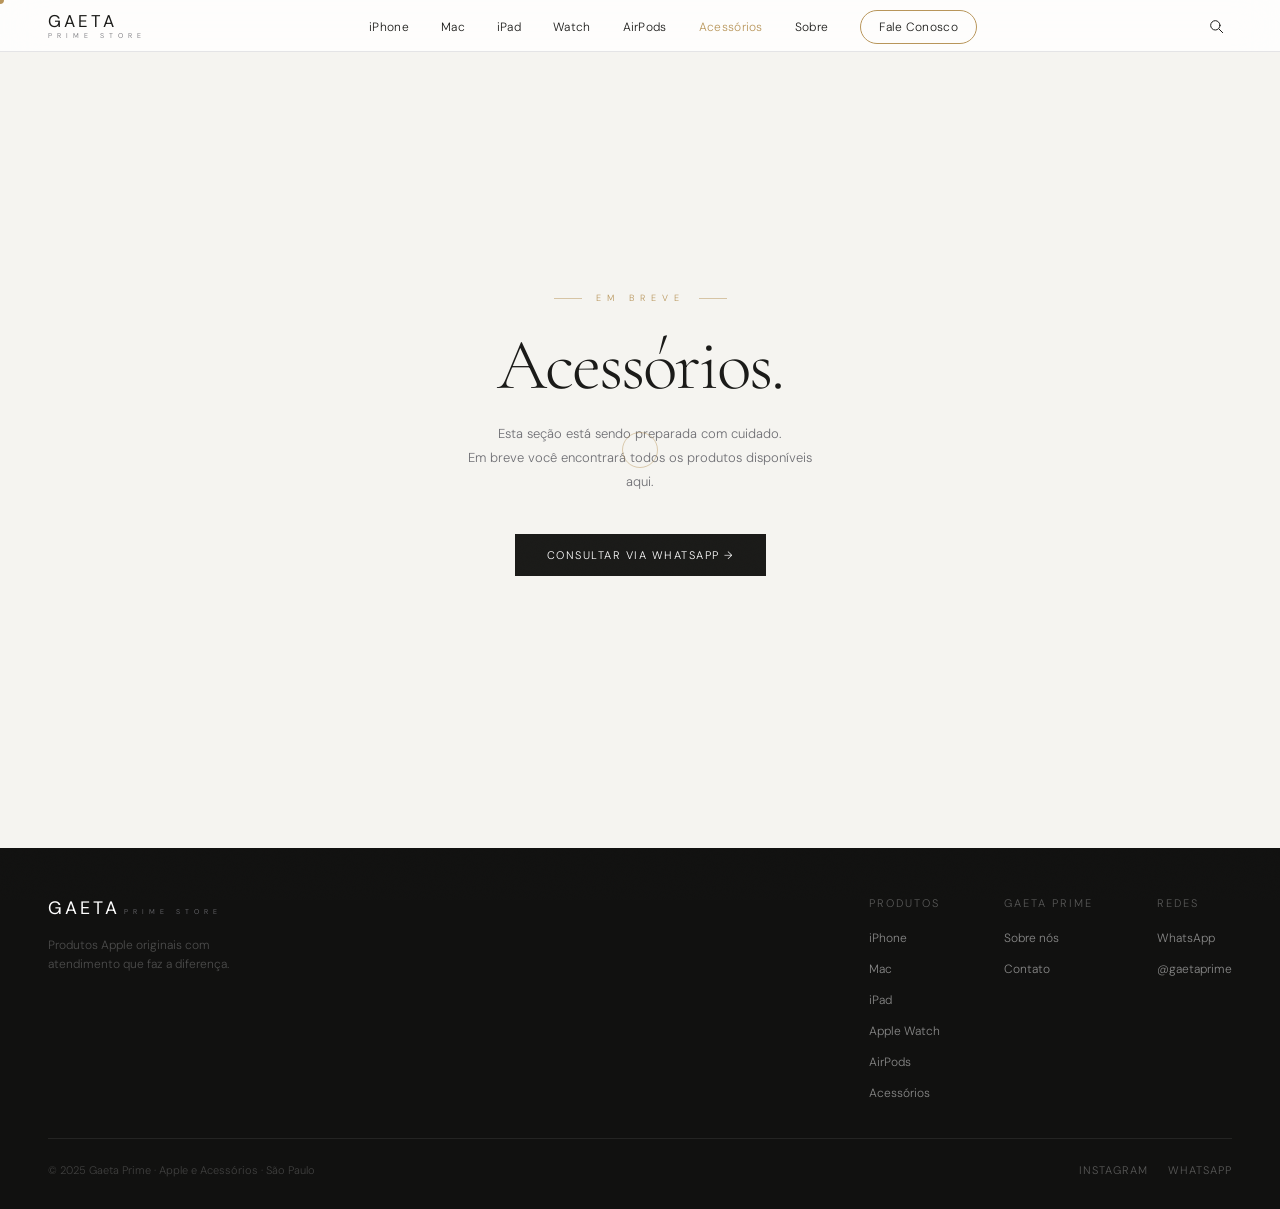
<file: acessorios.html>
<!DOCTYPE html>
<html lang="pt-BR">
<head>
  <meta charset="UTF-8">
  <meta name="viewport" content="width=device-width, initial-scale=1.0">
  <title>Acessórios · Gaeta Prime — Em Breve</title>
  <meta name="description" content="Acessórios Apple originais com garantia. Atendimento personalizado via WhatsApp.">
  <link rel="icon" href="/favicon.ico" sizes="32x32">
  <link rel="icon" href="/favicon.svg" type="image/svg+xml">
  <link rel="apple-touch-icon" href="/apple-touch-icon.png">
  <link rel="preconnect" href="https://fonts.googleapis.com">
  <link rel="preconnect" href="https://fonts.gstatic.com" crossorigin>
  <link rel="stylesheet" href="https://fonts.googleapis.com/css2?family=Cormorant+Garamond:ital,wght@0,300;0,400;0,500;1,300;1,400&family=DM+Sans:wght@300;400;500&display=swap">
  <link rel="stylesheet" href="style.css">
</head>
<body>
  <div class="film-grain"></div>
  <div id="scroll-bar"></div>
  <div class="cursor-ring" id="cursor-ring"></div>
  <div class="cursor-dot"  id="cursor-dot"></div>

  <nav class="nav" id="nav">
    <a href="index.html" class="nav-logo">
      <span class="nav-logo-g">GAETA</span>
      <span class="nav-logo-p">PRIME STORE</span>
    </a>
    <ul class="nav-links">
      <li><a href="iphone.html">iPhone</a></li>
      <li><a href="mac.html">Mac</a></li>
      <li><a href="ipad.html">iPad</a></li>
      <li><a href="watch.html">Watch</a></li>
      <li><a href="airpods.html">AirPods</a></li>
      <li><a href="acessorios.html" style="color:var(--cobre);">Acessórios</a></li>
      <li><a href="sobre.html">Sobre</a></li>
      <li><a href="contato.html" class="nav-wpp">Fale Conosco</a></li>
    </ul>
    <button class="nav-hamburger" id="nav-hamburger" aria-label="Menu">
      <span></span><span></span><span></span>
    </button>
  </nav>

  <div class="nav-mobile-menu" id="nav-mobile-menu">
    <a href="index.html">Início</a>
    <a href="iphone.html">iPhone</a>
    <a href="mac.html">Mac</a>
    <a href="ipad.html">iPad</a>
    <a href="watch.html">Watch</a>
    <a href="airpods.html">AirPods</a>
    <a href="acessorios.html">Acessórios</a>
    <a href="sobre.html">Sobre</a>
    <a href="contato.html" class="nav-wpp-mobile">FALE CONOSCO →</a>
  </div>

  <main style="min-height:calc(100svh - var(--nav-h)); display:flex; align-items:center; justify-content:center; padding:calc(var(--nav-h) + 64px) 24px 96px; background:var(--off);">
    <div style="text-align:center; max-width:480px;">
      <p style="font-size:9px; letter-spacing:6px; color:var(--cobre); margin-bottom:28px; display:flex; align-items:center; justify-content:center; gap:14px;">
        <span style="display:block;width:28px;height:.5px;background:var(--cobre);opacity:.5;"></span>
        EM BREVE
        <span style="display:block;width:28px;height:.5px;background:var(--cobre);opacity:.5;"></span>
      </p>
      <h1 style="font-family:'Cormorant Garamond',serif; font-size:clamp(40px,6vw,72px); font-weight:300; letter-spacing:-2px; line-height:.92; margin-bottom:24px; color:var(--grafite);">Acessórios.</h1>
      <p style="font-size:13px; color:var(--cinza); line-height:1.85; margin-bottom:40px; max-width:360px; margin-left:auto; margin-right:auto;">Esta seção está sendo preparada com cuidado.<br>Em breve você encontrará todos os produtos disponíveis aqui.</p>
      <a href="https://wa.me/5511999999999?text=Olá!%20Tenho%20interesse%20em%20acessórios%20Apple.%20Podem%20me%20ajudar%3F" target="_blank" rel="noopener"
        style="display:inline-flex; align-items:center; gap:10px; background:var(--grafite); color:#fff; padding:14px 32px; font-size:11px; letter-spacing:1.5px; transition:background .2s;"
        onmouseover="this.style.background='var(--cobre)'" onmouseout="this.style.background='var(--grafite)'">
        CONSULTAR VIA WHATSAPP →
      </a>
    </div>
  </main>

  <footer class="footer">
    <div class="footer-top">
      <div>
        <span class="footer-logo-g">GAETA</span>
        <span class="footer-logo-p">PRIME STORE</span>
        <p class="footer-tagline">Produtos Apple originais com atendimento que faz a diferença.</p>
      </div>
      <div class="footer-col">
        <p class="footer-col-title">PRODUTOS</p>
        <ul>
          <li><a href="iphone.html">iPhone</a></li>
          <li><a href="mac.html">Mac</a></li>
          <li><a href="ipad.html">iPad</a></li>
          <li><a href="watch.html">Apple Watch</a></li>
          <li><a href="airpods.html">AirPods</a></li>
          <li><a href="acessorios.html">Acessórios</a></li>
        </ul>
      </div>
      <div class="footer-col">
        <p class="footer-col-title">GAETA PRIME</p>
        <ul>
          <li><a href="sobre.html">Sobre nós</a></li>
          <li><a href="contato.html">Contato</a></li>
        </ul>
      </div>
      <div class="footer-col">
        <p class="footer-col-title">REDES</p>
        <ul>
          <li><a href="https://wa.me/5511999999999" target="_blank">WhatsApp</a></li>
          <li><a href="https://instagram.com/gaetaprime" target="_blank">@gaetaprime</a></li>
        </ul>
      </div>
    </div>
    <div class="footer-bottom">
      <p class="footer-copy">© 2025 Gaeta Prime · Apple e Acessórios · São Paulo</p>
      <div class="footer-social">
        <a href="https://instagram.com/gaetaprime" target="_blank">INSTAGRAM</a>
        <a href="https://wa.me/5511999999999" target="_blank">WHATSAPP</a>
      </div>
    </div>
  </footer>

  <script src="main.js"></script>
  <script src="gaeta-fx.js" defer></script>
  <script src="search.js" defer></script>
</body>
</html>
</file>
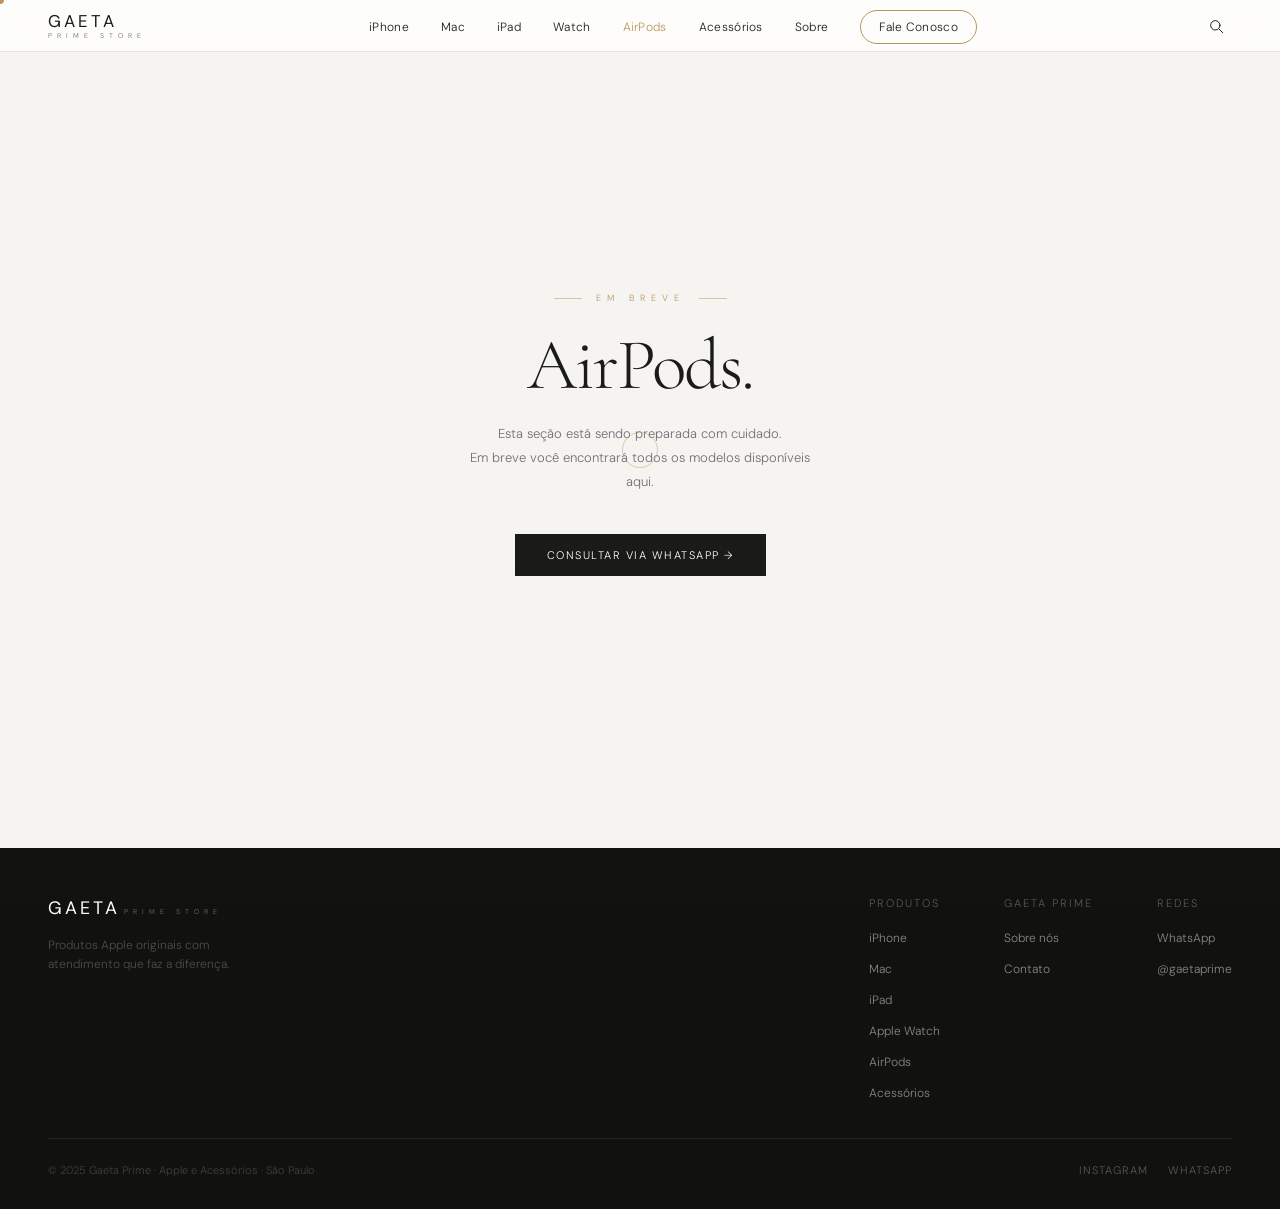
<file: airpods.html>
<!DOCTYPE html>
<html lang="pt-BR">
<head>
  <meta charset="UTF-8">
  <meta name="viewport" content="width=device-width, initial-scale=1.0">
  <title>AirPods · Gaeta Prime — Em Breve</title>
  <meta name="description" content="AirPods originais com garantia Apple. Atendimento personalizado via WhatsApp.">
  <link rel="icon" href="/favicon.ico" sizes="32x32">
  <link rel="icon" href="/favicon.svg" type="image/svg+xml">
  <link rel="apple-touch-icon" href="/apple-touch-icon.png">
  <link rel="preconnect" href="https://fonts.googleapis.com">
  <link rel="preconnect" href="https://fonts.gstatic.com" crossorigin>
  <link rel="stylesheet" href="https://fonts.googleapis.com/css2?family=Cormorant+Garamond:ital,wght@0,300;0,400;0,500;1,300;1,400&family=DM+Sans:wght@300;400;500&display=swap">
  <link rel="stylesheet" href="style.css">
</head>
<body>
  <div class="film-grain"></div>
  <div id="scroll-bar"></div>
  <div class="cursor-ring" id="cursor-ring"></div>
  <div class="cursor-dot"  id="cursor-dot"></div>

  <nav class="nav" id="nav">
    <a href="index.html" class="nav-logo">
      <span class="nav-logo-g">GAETA</span>
      <span class="nav-logo-p">PRIME STORE</span>
    </a>
    <ul class="nav-links">
      <li><a href="iphone.html">iPhone</a></li>
      <li><a href="mac.html">Mac</a></li>
      <li><a href="ipad.html">iPad</a></li>
      <li><a href="watch.html">Watch</a></li>
      <li><a href="airpods.html" style="color:var(--cobre);">AirPods</a></li>
      <li><a href="acessorios.html">Acessórios</a></li>
      <li><a href="sobre.html">Sobre</a></li>
      <li><a href="contato.html" class="nav-wpp">Fale Conosco</a></li>
    </ul>
    <button class="nav-hamburger" id="nav-hamburger" aria-label="Menu">
      <span></span><span></span><span></span>
    </button>
  </nav>

  <div class="nav-mobile-menu" id="nav-mobile-menu">
    <a href="index.html">Início</a>
    <a href="iphone.html">iPhone</a>
    <a href="mac.html">Mac</a>
    <a href="ipad.html">iPad</a>
    <a href="watch.html">Watch</a>
    <a href="airpods.html">AirPods</a>
    <a href="acessorios.html">Acessórios</a>
    <a href="sobre.html">Sobre</a>
    <a href="contato.html" class="nav-wpp-mobile">FALE CONOSCO →</a>
  </div>

  <main style="min-height:calc(100svh - var(--nav-h)); display:flex; align-items:center; justify-content:center; padding:calc(var(--nav-h) + 64px) 24px 96px; background:var(--off);">
    <div style="text-align:center; max-width:480px;">
      <p style="font-size:9px; letter-spacing:6px; color:var(--cobre); margin-bottom:28px; display:flex; align-items:center; justify-content:center; gap:14px;">
        <span style="display:block;width:28px;height:.5px;background:var(--cobre);opacity:.5;"></span>
        EM BREVE
        <span style="display:block;width:28px;height:.5px;background:var(--cobre);opacity:.5;"></span>
      </p>
      <h1 style="font-family:'Cormorant Garamond',serif; font-size:clamp(40px,6vw,72px); font-weight:300; letter-spacing:-2px; line-height:.92; margin-bottom:24px; color:var(--grafite);">AirPods.</h1>
      <p style="font-size:13px; color:var(--cinza); line-height:1.85; margin-bottom:40px; max-width:360px; margin-left:auto; margin-right:auto;">Esta seção está sendo preparada com cuidado.<br>Em breve você encontrará todos os modelos disponíveis aqui.</p>
      <a href="https://wa.me/5511999999999?text=Olá!%20Tenho%20interesse%20em%20AirPods.%20Podem%20me%20ajudar%3F" target="_blank" rel="noopener"
        style="display:inline-flex; align-items:center; gap:10px; background:var(--grafite); color:#fff; padding:14px 32px; font-size:11px; letter-spacing:1.5px; transition:background .2s;"
        onmouseover="this.style.background='var(--cobre)'" onmouseout="this.style.background='var(--grafite)'">
        CONSULTAR VIA WHATSAPP →
      </a>
    </div>
  </main>

  <footer class="footer">
    <div class="footer-top">
      <div>
        <span class="footer-logo-g">GAETA</span>
        <span class="footer-logo-p">PRIME STORE</span>
        <p class="footer-tagline">Produtos Apple originais com atendimento que faz a diferença.</p>
      </div>
      <div class="footer-col">
        <p class="footer-col-title">PRODUTOS</p>
        <ul>
          <li><a href="iphone.html">iPhone</a></li>
          <li><a href="mac.html">Mac</a></li>
          <li><a href="ipad.html">iPad</a></li>
          <li><a href="watch.html">Apple Watch</a></li>
          <li><a href="airpods.html">AirPods</a></li>
          <li><a href="acessorios.html">Acessórios</a></li>
        </ul>
      </div>
      <div class="footer-col">
        <p class="footer-col-title">GAETA PRIME</p>
        <ul>
          <li><a href="sobre.html">Sobre nós</a></li>
          <li><a href="contato.html">Contato</a></li>
        </ul>
      </div>
      <div class="footer-col">
        <p class="footer-col-title">REDES</p>
        <ul>
          <li><a href="https://wa.me/5511999999999" target="_blank">WhatsApp</a></li>
          <li><a href="https://instagram.com/gaetaprime" target="_blank">@gaetaprime</a></li>
        </ul>
      </div>
    </div>
    <div class="footer-bottom">
      <p class="footer-copy">© 2025 Gaeta Prime · Apple e Acessórios · São Paulo</p>
      <div class="footer-social">
        <a href="https://instagram.com/gaetaprime" target="_blank">INSTAGRAM</a>
        <a href="https://wa.me/5511999999999" target="_blank">WHATSAPP</a>
      </div>
    </div>
  </footer>

  <script src="main.js"></script>
  <script src="gaeta-fx.js" defer></script>
  <script src="search.js" defer></script>
</body>
</html>
</file>
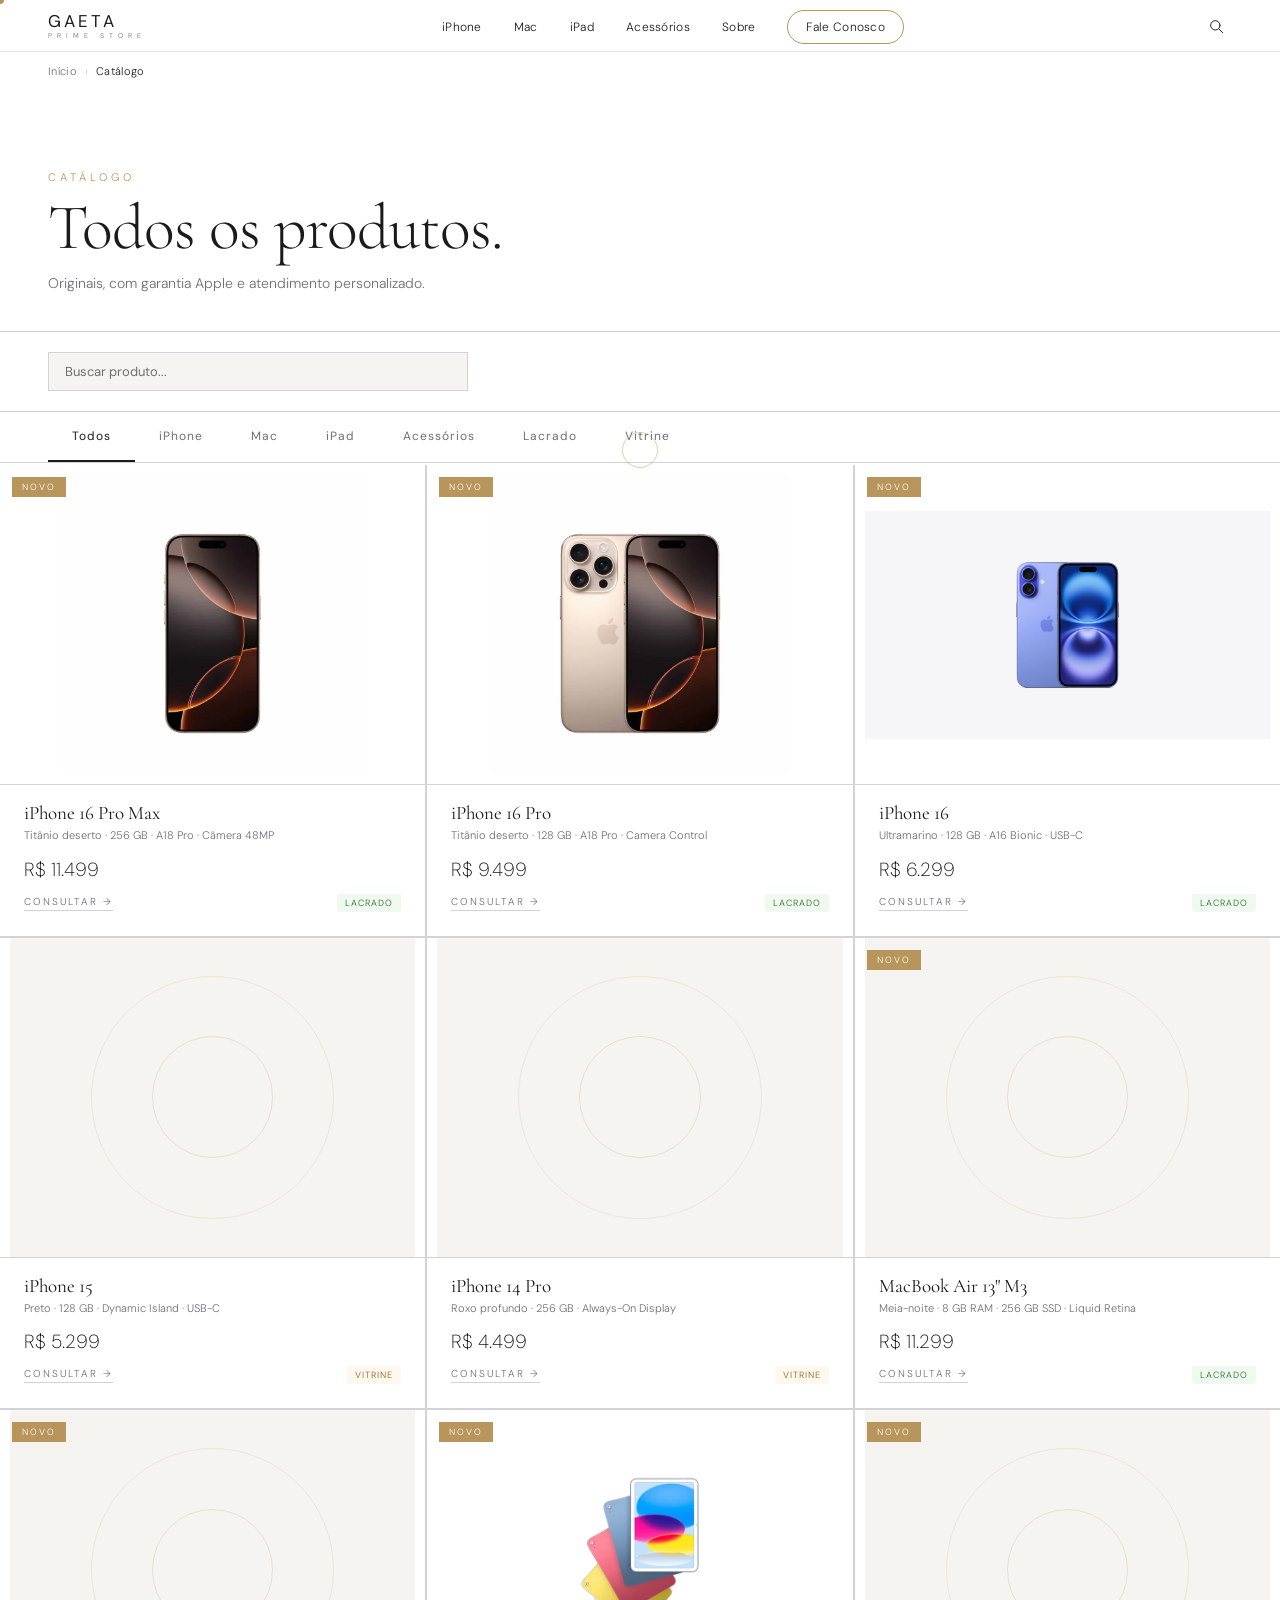
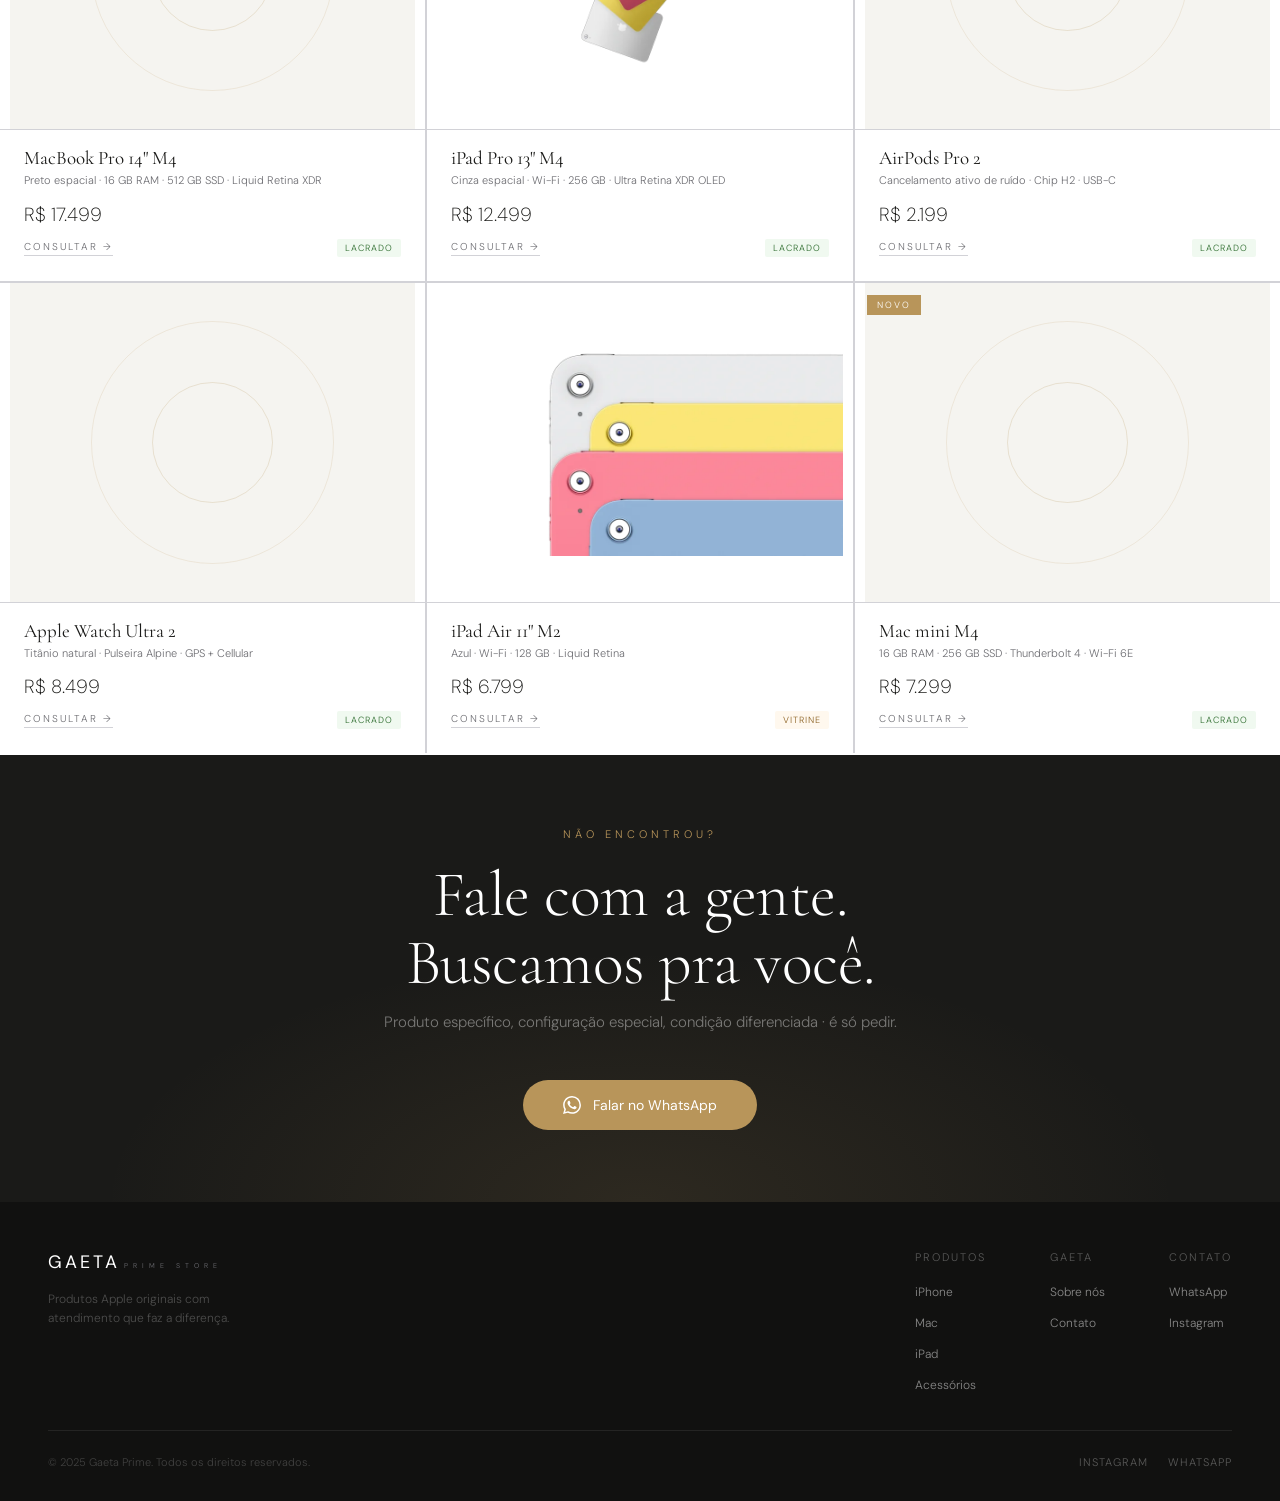
<file: colecao.html>
<!DOCTYPE html>
<html lang="pt-BR">
<head>
  <meta charset="UTF-8">
  <meta name="viewport" content="width=device-width, initial-scale=1.0">
  <title>Catálogo · Gaeta Prime — Todos os Produtos Apple Originais</title>
  <meta name="description" content="Catálogo completo de produtos Apple originais: iPhone, iPad, Mac, Apple Watch, AirPods e acessórios. Lacrados com garantia Apple. Atendimento via WhatsApp.">
  <meta property="og:title" content="Catálogo · Gaeta Prime — iPhone, Mac, iPad, Watch, AirPods">
  <meta property="og:description" content="Catálogo completo de produtos Apple originais com garantia. Atendimento via WhatsApp, entrega para todo o Brasil.">
  <meta property="og:type" content="website">
  <meta property="og:url" content="https://gaetaprime.com.br/colecao">
  <meta property="og:image" content="https://gaetaprime.com.br/img/og-cover.jpg">
  <meta property="og:image:width" content="1200">
  <meta property="og:image:height" content="630">
  <meta name="twitter:card" content="summary_large_image">
  <meta name="twitter:title" content="Catálogo · Gaeta Prime — Todos os Produtos Apple">
  <meta name="twitter:description" content="iPhone, Mac, iPad, Watch, AirPods originais com garantia Apple. Atendimento via WhatsApp.">
  <meta name="twitter:image" content="https://gaetaprime.com.br/img/og-cover.jpg">
  <link rel="canonical" href="https://gaetaprime.com.br/colecao">
  <link rel="icon" href="/favicon.ico" sizes="32x32">
  <link rel="icon" href="/favicon.svg" type="image/svg+xml">
  <link rel="apple-touch-icon" href="/apple-touch-icon.png">
  <link rel="preconnect" href="https://fonts.googleapis.com">
  <link rel="preconnect" href="https://fonts.gstatic.com" crossorigin>
  <link rel="stylesheet" href="https://fonts.googleapis.com/css2?family=Cormorant+Garamond:ital,wght@0,300;0,400;0,500;1,300;1,400&family=DM+Sans:wght@300;400;500&display=swap">
  <link rel="stylesheet" href="style.css">
</head>
<body>
  <div class="film-grain"></div>
  <div id="scroll-bar"></div>
  <div class="cursor-ring" id="cursor-ring"></div>
  <div class="cursor-dot"  id="cursor-dot"></div>

  <nav class="nav" id="nav">
    <a href="index.html" class="nav-logo">
      <span class="nav-logo-g">GAETA</span>
      <span class="nav-logo-p">PRIME STORE</span>
    </a>
    <ul class="nav-links">
      <li><a href="colecao.html?cat=iphone">iPhone</a></li>
      <li><a href="colecao.html?cat=mac">Mac</a></li>
      <li><a href="colecao.html?cat=ipad">iPad</a></li>
      <li><a href="colecao.html?cat=acessorios">Acessórios</a></li>
      <li><a href="sobre.html">Sobre</a></li>
      <li><a href="contato.html" class="nav-wpp">Fale Conosco</a></li>
    </ul>
    <button class="nav-hamburger" id="nav-hamburger" aria-label="Menu">
      <span></span><span></span><span></span>
    </button>
  </nav>

  <!-- MOBILE MENU -->
  <div class="nav-mobile-menu" id="nav-mobile-menu">
    <a href="index.html">Início</a>
    <a href="iphone.html">iPhone</a>
    <a href="mac.html">Mac</a>
    <a href="ipad.html">iPad</a>
    <a href="watch.html">Watch</a>
    <a href="colecao.html?cat=acessorios">AirPods</a>
    <a href="sobre.html">Sobre</a>
    <a href="contato.html" class="nav-wpp-mobile">FALE CONOSCO →</a>
  </div>

  <!-- BREADCRUMB -->
  <nav class="breadcrumb" aria-label="Navegação">
    <a href="index.html">Início</a>
    <span class="breadcrumb-sep">›</span>
    <span class="breadcrumb-current">Catálogo</span>
  </nav>

  <!-- PAGE HEADER -->
  <div class="page-header">
    <p class="page-eyebrow reveal">CATÁLOGO</p>
    <h1 class="page-title reveal reveal-d1" id="page-title">Todos os produtos.</h1>
    <p class="page-sub reveal reveal-d2">Originais, com garantia Apple e atendimento personalizado.</p>
  </div>

  <!-- BUSCA -->
  <div class="search-wrap">
    <input type="search" id="search-input" class="search-input" placeholder="Buscar produto..." aria-label="Buscar produto">
    <span id="search-count" class="search-count"></span>
  </div>

  <!-- FILTROS -->
  <div class="filtros">
    <button class="filtro-btn ativo" data-filtro="todos">Todos</button>
    <button class="filtro-btn" data-filtro="iphone">iPhone</button>
    <button class="filtro-btn" data-filtro="mac">Mac</button>
    <button class="filtro-btn" data-filtro="ipad">iPad</button>
    <button class="filtro-btn" data-filtro="acessorios">Acessórios</button>
    <button class="filtro-btn" data-filtro="lacrado">Lacrado</button>
    <button class="filtro-btn" data-filtro="vitrine">Vitrine</button>
  </div>

  <!-- GRID -->
  <div class="prod-grid" style="margin-top:2px;" id="grid">

    <!-- iPhone 16 Pro Max -->
    <a href="produto.html?id=iphone-16-pro-max" class="prod-card" data-cat="iphone" data-cond="lacrado">
      <span class="prod-badge badge-novo">NOVO</span>
      <div class="prod-foto">
        <img src="img/iphone-16-pro-max-titanio-deserto-1.webp" alt="iPhone 16 Pro Max" loading="lazy">
      </div>
      <div class="prod-info">
        <h3 class="prod-nome">iPhone 16 Pro Max</h3>
        <p class="prod-spec">Titânio deserto · 256 GB · A18 Pro · Câmera 48MP</p>
        <p class="prod-preco">R$ 11.499</p>
        <div class="prod-cta-row">
          <span class="prod-ver">CONSULTAR →</span>
          <span class="prod-tag-cond cond-lacrado">LACRADO</span>
        </div>
      </div>
    </a>

    <!-- iPhone 16 Pro -->
    <a href="produto.html?id=iphone-16-pro" class="prod-card" data-cat="iphone" data-cond="lacrado">
      <span class="prod-badge badge-novo">NOVO</span>
      <div class="prod-foto">
        <img src="img/iphone-16-pro-titanio-deserto-1.webp" alt="iPhone 16 Pro" loading="lazy">
      </div>
      <div class="prod-info">
        <h3 class="prod-nome">iPhone 16 Pro</h3>
        <p class="prod-spec">Titânio deserto · 128 GB · A18 Pro · Camera Control</p>
        <p class="prod-preco">R$ 9.499</p>
        <div class="prod-cta-row">
          <span class="prod-ver">CONSULTAR →</span>
          <span class="prod-tag-cond cond-lacrado">LACRADO</span>
        </div>
      </div>
    </a>

    <!-- iPhone 16 -->
    <a href="produto.html?id=iphone-16" class="prod-card" data-cat="iphone" data-cond="lacrado">
      <span class="prod-badge badge-novo">NOVO</span>
      <div class="prod-foto">
        <img src="img/iphone-16-ultramarine-1.webp" alt="iPhone 16" loading="lazy">
      </div>
      <div class="prod-info">
        <h3 class="prod-nome">iPhone 16</h3>
        <p class="prod-spec">Ultramarino · 128 GB · A16 Bionic · USB-C</p>
        <p class="prod-preco">R$ 6.299</p>
        <div class="prod-cta-row">
          <span class="prod-ver">CONSULTAR →</span>
          <span class="prod-tag-cond cond-lacrado">LACRADO</span>
        </div>
      </div>
    </a>

    <!-- iPhone 15 -->
    <a href="produto.html?id=iphone-15" class="prod-card" data-cat="iphone" data-cond="vitrine">
      <div class="prod-foto">
        <div class="foto-placeholder"></div>
      </div>
      <div class="prod-info">
        <h3 class="prod-nome">iPhone 15</h3>
        <p class="prod-spec">Preto · 128 GB · Dynamic Island · USB-C</p>
        <p class="prod-preco">R$ 5.299</p>
        <div class="prod-cta-row">
          <span class="prod-ver">CONSULTAR →</span>
          <span class="prod-tag-cond cond-vitrine">VITRINE</span>
        </div>
      </div>
    </a>

    <!-- iPhone 14 Pro -->
    <a href="produto.html?id=iphone-14-pro" class="prod-card" data-cat="iphone" data-cond="vitrine">
      <div class="prod-foto">
        <div class="foto-placeholder"></div>
      </div>
      <div class="prod-info">
        <h3 class="prod-nome">iPhone 14 Pro</h3>
        <p class="prod-spec">Roxo profundo · 256 GB · Always-On Display</p>
        <p class="prod-preco">R$ 4.499</p>
        <div class="prod-cta-row">
          <span class="prod-ver">CONSULTAR →</span>
          <span class="prod-tag-cond cond-vitrine">VITRINE</span>
        </div>
      </div>
    </a>

    <!-- MacBook Air M3 -->
    <a href="produto.html?id=macbook-air-m3" class="prod-card" data-cat="mac" data-cond="lacrado">
      <span class="prod-badge badge-novo">NOVO</span>
      <div class="prod-foto">
        <div class="foto-placeholder"></div>
      </div>
      <div class="prod-info">
        <h3 class="prod-nome">MacBook Air 13" M3</h3>
        <p class="prod-spec">Meia-noite · 8 GB RAM · 256 GB SSD · Liquid Retina</p>
        <p class="prod-preco">R$ 11.299</p>
        <div class="prod-cta-row">
          <span class="prod-ver">CONSULTAR →</span>
          <span class="prod-tag-cond cond-lacrado">LACRADO</span>
        </div>
      </div>
    </a>

    <!-- MacBook Pro M4 -->
    <a href="produto.html?id=macbook-pro-m4" class="prod-card" data-cat="mac" data-cond="lacrado">
      <span class="prod-badge badge-novo">NOVO</span>
      <div class="prod-foto">
        <div class="foto-placeholder"></div>
      </div>
      <div class="prod-info">
        <h3 class="prod-nome">MacBook Pro 14" M4</h3>
        <p class="prod-spec">Preto espacial · 16 GB RAM · 512 GB SSD · Liquid Retina XDR</p>
        <p class="prod-preco">R$ 17.499</p>
        <div class="prod-cta-row">
          <span class="prod-ver">CONSULTAR →</span>
          <span class="prod-tag-cond cond-lacrado">LACRADO</span>
        </div>
      </div>
    </a>

    <!-- iPad Pro M4 -->
    <a href="produto.html?id=ipad-pro-m4" class="prod-card" data-cat="ipad" data-cond="lacrado">
      <span class="prod-badge badge-novo">NOVO</span>
      <div class="prod-foto">
        <img src="img/ipad-1.webp" alt="iPad Pro M4" loading="lazy">
      </div>
      <div class="prod-info">
        <h3 class="prod-nome">iPad Pro 13" M4</h3>
        <p class="prod-spec">Cinza espacial · Wi-Fi · 256 GB · Ultra Retina XDR OLED</p>
        <p class="prod-preco">R$ 12.499</p>
        <div class="prod-cta-row">
          <span class="prod-ver">CONSULTAR →</span>
          <span class="prod-tag-cond cond-lacrado">LACRADO</span>
        </div>
      </div>
    </a>

    <!-- AirPods Pro -->
    <a href="produto.html?id=airpods-pro" class="prod-card" data-cat="acessorios" data-cond="lacrado">
      <span class="prod-badge badge-novo">NOVO</span>
      <div class="prod-foto">
        <div class="foto-placeholder"></div>
      </div>
      <div class="prod-info">
        <h3 class="prod-nome">AirPods Pro 2</h3>
        <p class="prod-spec">Cancelamento ativo de ruído · Chip H2 · USB-C</p>
        <p class="prod-preco">R$ 2.199</p>
        <div class="prod-cta-row">
          <span class="prod-ver">CONSULTAR →</span>
          <span class="prod-tag-cond cond-lacrado">LACRADO</span>
        </div>
      </div>
    </a>

    <!-- Apple Watch Ultra 2 -->
    <a href="produto.html?id=apple-watch-ultra2" class="prod-card" data-cat="acessorios" data-cond="lacrado">
      <div class="prod-foto">
        <div class="foto-placeholder"></div>
      </div>
      <div class="prod-info">
        <h3 class="prod-nome">Apple Watch Ultra 2</h3>
        <p class="prod-spec">Titânio natural · Pulseira Alpine · GPS + Cellular</p>
        <p class="prod-preco">R$ 8.499</p>
        <div class="prod-cta-row">
          <span class="prod-ver">CONSULTAR →</span>
          <span class="prod-tag-cond cond-lacrado">LACRADO</span>
        </div>
      </div>
    </a>

    <!-- iPad Air M2 -->
    <a href="produto.html?id=ipad-air-m2" class="prod-card" data-cat="ipad" data-cond="vitrine">
      <div class="prod-foto">
        <img src="img/ipad-2.webp" alt="iPad Air M2" loading="lazy">
      </div>
      <div class="prod-info">
        <h3 class="prod-nome">iPad Air 11" M2</h3>
        <p class="prod-spec">Azul · Wi-Fi · 128 GB · Liquid Retina</p>
        <p class="prod-preco">R$ 6.799</p>
        <div class="prod-cta-row">
          <span class="prod-ver">CONSULTAR →</span>
          <span class="prod-tag-cond cond-vitrine">VITRINE</span>
        </div>
      </div>
    </a>

    <!-- Mac mini M4 -->
    <a href="produto.html?id=mac-mini-m4" class="prod-card" data-cat="mac" data-cond="lacrado">
      <span class="prod-badge badge-novo">NOVO</span>
      <div class="prod-foto">
        <div class="foto-placeholder"></div>
      </div>
      <div class="prod-info">
        <h3 class="prod-nome">Mac mini M4</h3>
        <p class="prod-spec">16 GB RAM · 256 GB SSD · Thunderbolt 4 · Wi-Fi 6E</p>
        <p class="prod-preco">R$ 7.299</p>
        <div class="prod-cta-row">
          <span class="prod-ver">CONSULTAR →</span>
          <span class="prod-tag-cond cond-lacrado">LACRADO</span>
        </div>
      </div>
    </a>

  </div>

  <!-- WPP CTA -->
  <section class="wpp-cta" style="margin-top:2px;">
    <div class="wpp-cta-content">
      <p class="wpp-cta-eyebrow">NÃO ENCONTROU?</p>
      <h2 class="wpp-cta-title">Fale com a gente.<br>Buscamos pra você.</h2>
      <p class="wpp-cta-sub">Produto específico, configuração especial, condição diferenciada · é só pedir.</p>
      <a href="https://wa.me/5500000000000" target="_blank" rel="noopener" class="btn-wpp-lg">
        <svg viewBox="0 0 24 24" fill="currentColor"><path d="M17.472 14.382c-.297-.149-1.758-.867-2.03-.967-.273-.099-.471-.148-.67.15-.197.297-.767.966-.94 1.164-.173.199-.347.223-.644.075-.297-.15-1.255-.463-2.39-1.475-.883-.788-1.48-1.761-1.653-2.059-.173-.297-.018-.458.13-.606.134-.133.298-.347.446-.52.149-.174.198-.298.298-.497.099-.198.05-.371-.025-.52-.075-.149-.669-1.612-.916-2.207-.242-.579-.487-.5-.669-.51-.173-.008-.371-.01-.57-.01-.198 0-.52.074-.792.372-.272.297-1.04 1.016-1.04 2.479 0 1.462 1.065 2.875 1.213 3.074.149.198 2.096 3.2 5.077 4.487.709.306 1.262.489 1.694.625.712.227 1.36.195 1.871.118.571-.085 1.758-.719 2.006-1.413.248-.694.248-1.289.173-1.413-.074-.124-.272-.198-.57-.347m-5.421 7.403h-.004a9.87 9.87 0 01-5.031-1.378l-.361-.214-3.741.982.998-3.648-.235-.374a9.86 9.86 0 01-1.51-5.26c.001-5.45 4.436-9.884 9.888-9.884 2.64 0 5.122 1.03 6.988 2.898a9.825 9.825 0 012.893 6.994c-.003 5.45-4.437 9.884-9.885 9.884m8.413-18.297A11.815 11.815 0 0012.05 0C5.495 0 .16 5.335.157 11.892c0 2.096.547 4.142 1.588 5.945L.057 24l6.305-1.654a11.882 11.882 0 005.683 1.448h.005c6.554 0 11.89-5.335 11.893-11.893a11.821 11.821 0 00-3.48-8.413z"/></svg>
        Falar no WhatsApp
      </a>
    </div>
  </section>

  <footer class="footer">
    <div class="footer-top">
      <div>
        <span class="footer-logo-g">GAETA</span>
        <span class="footer-logo-p">PRIME STORE</span>
        <p class="footer-tagline">Produtos Apple originais com atendimento que faz a diferença.</p>
      </div>
      <div class="footer-col">
        <p class="footer-col-title">PRODUTOS</p>
        <ul>
          <li><a href="colecao.html?cat=iphone">iPhone</a></li>
          <li><a href="colecao.html?cat=mac">Mac</a></li>
          <li><a href="colecao.html?cat=ipad">iPad</a></li>
          <li><a href="colecao.html?cat=acessorios">Acessórios</a></li>
        </ul>
      </div>
      <div class="footer-col">
        <p class="footer-col-title">GAETA</p>
        <ul>
          <li><a href="sobre.html">Sobre nós</a></li>
          <li><a href="contato.html">Contato</a></li>
        </ul>
      </div>
      <div class="footer-col">
        <p class="footer-col-title">CONTATO</p>
        <ul>
          <li><a href="https://wa.me/5500000000000" target="_blank">WhatsApp</a></li>
          <li><a href="https://instagram.com/gaetaprime" target="_blank">Instagram</a></li>
        </ul>
      </div>
    </div>
    <div class="footer-bottom">
      <p class="footer-copy">© 2025 Gaeta Prime. Todos os direitos reservados.</p>
      <div class="footer-social">
        <a href="https://instagram.com/gaetaprime" target="_blank">INSTAGRAM</a>
        <a href="https://wa.me/5500000000000" target="_blank">WHATSAPP</a>
      </div>
    </div>
  </footer>

  <script type="application/ld+json">
  {
    "@context": "https://schema.org",
    "@type": "ItemList",
    "name": "Catálogo Gaeta Prime — Todos os Produtos Apple",
    "description": "iPhone, iPad, Mac, Apple Watch, AirPods e acessórios Apple originais",
    "url": "https://gaetaprime.com.br/colecao",
    "itemListElement": [
      { "@type": "ListItem", "position": 1, "name": "iPhone", "url": "https://gaetaprime.com.br/iphone" },
      { "@type": "ListItem", "position": 2, "name": "iPad", "url": "https://gaetaprime.com.br/ipad" },
      { "@type": "ListItem", "position": 3, "name": "Mac", "url": "https://gaetaprime.com.br/mac" },
      { "@type": "ListItem", "position": 4, "name": "Apple Watch", "url": "https://gaetaprime.com.br/watch" },
      { "@type": "ListItem", "position": 5, "name": "AirPods", "url": "https://gaetaprime.com.br/airpods" },
      { "@type": "ListItem", "position": 6, "name": "Acessórios", "url": "https://gaetaprime.com.br/acessorios" }
    ]
  }
  </script>
  <script src="main.js"></script>
  <script>
    // Atualiza título da página conforme filtro ativo
    const params = new URLSearchParams(window.location.search);
    const cat = params.get('cat');
    const titles = { iphone:'iPhone.', mac:'Mac.', ipad:'iPad.', acessorios:'Acessórios.' };
    if (cat && titles[cat]) {
      document.getElementById('page-title').textContent = titles[cat];
    }
  </script>
  <script src="gaeta-fx.js" defer></script>
  <script src="search.js" defer></script>
</body>
</html>
</file>
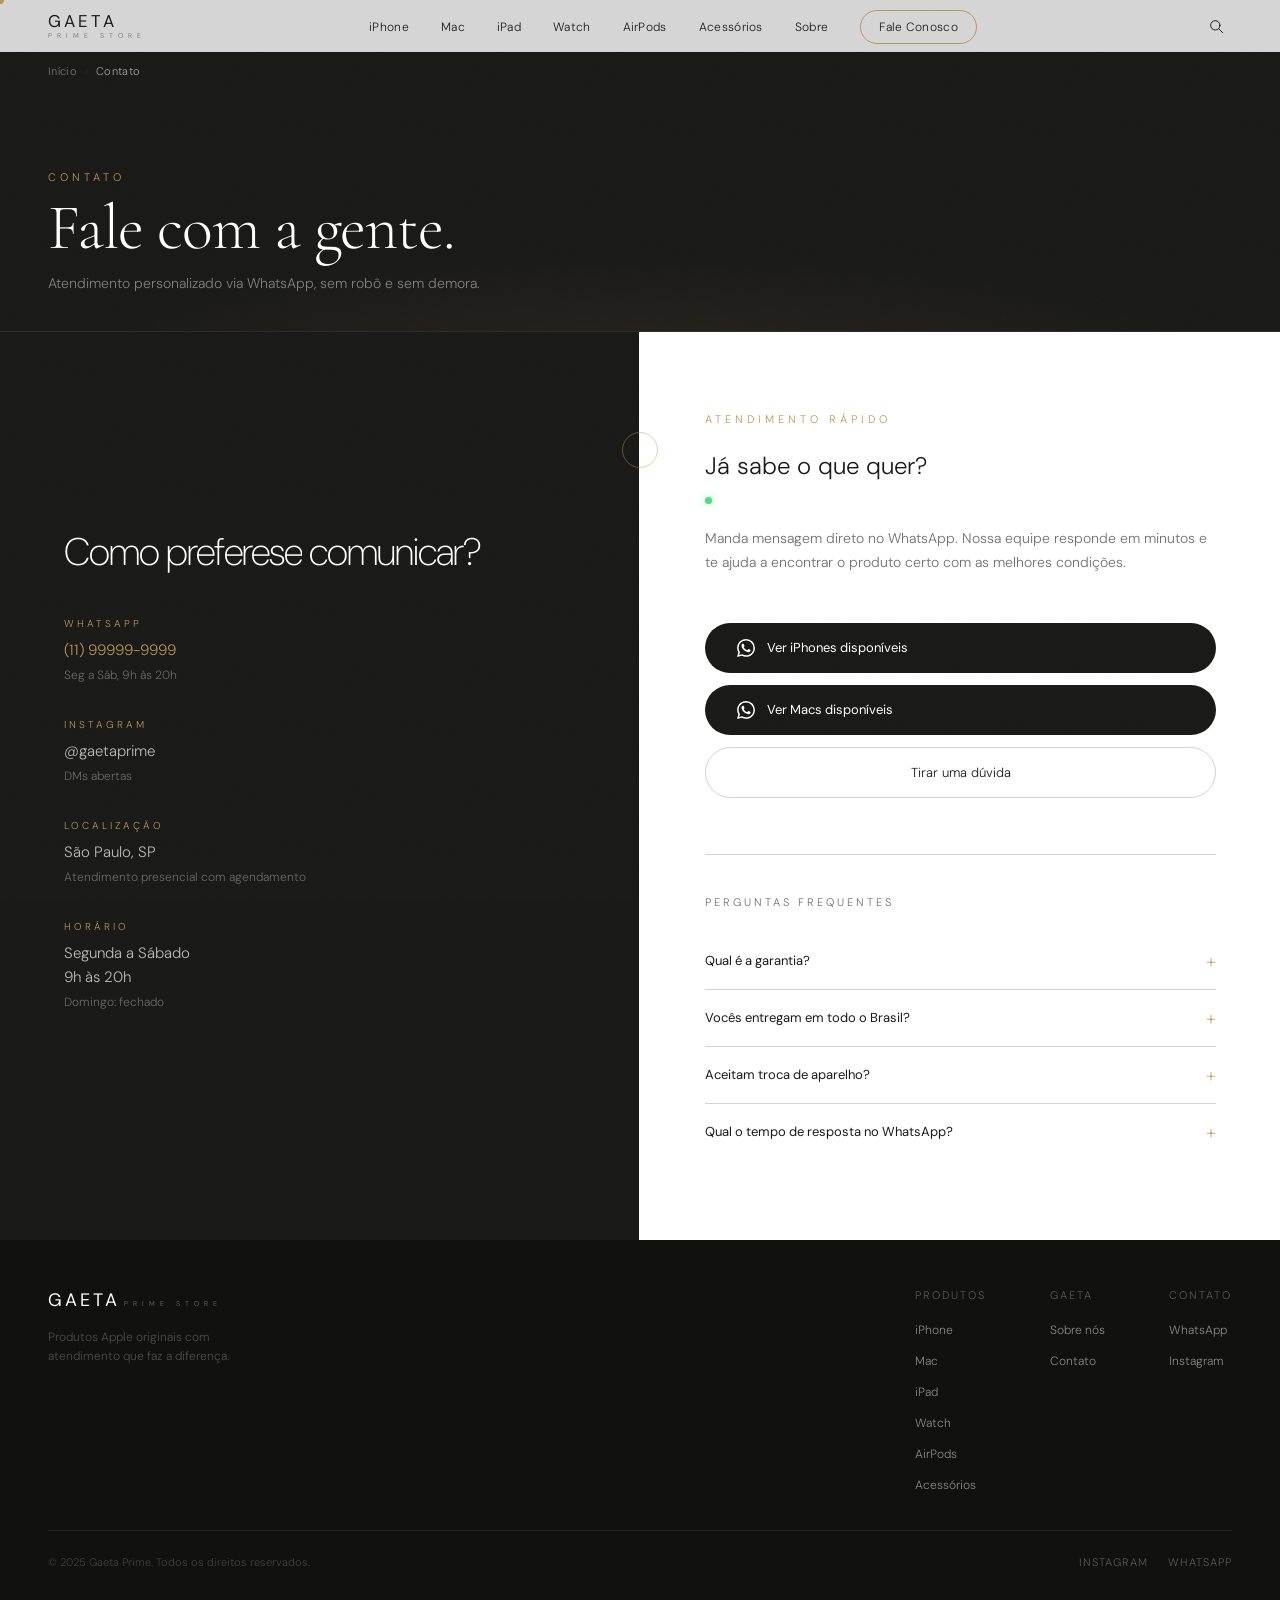
<file: contato.html>
<!DOCTYPE html>
<html lang="pt-BR">
<head>
  <meta charset="UTF-8">
  <meta name="viewport" content="width=device-width, initial-scale=1.0">
  <meta name="description" content="Entre em contato com a GAETA Prime via WhatsApp ou Instagram. Atendimento personalizado para compra de produtos Apple.">
  <meta property="og:title" content="Contato · Gaeta Prime — WhatsApp e Instagram">
  <meta property="og:description" content="Fale com a Gaeta Prime via WhatsApp ou Instagram. Atendimento personalizado, sem robô, para compra de produtos Apple originais em São Paulo.">
  <meta property="og:type" content="website">
  <meta property="og:url" content="https://gaetaprime.com.br/contato">
  <meta property="og:image" content="https://gaetaprime.com.br/img/og-cover.jpg">
  <meta property="og:image:width" content="1200">
  <meta property="og:image:height" content="630">
  <meta name="twitter:card" content="summary_large_image">
  <meta name="twitter:title" content="Contato · Gaeta Prime — WhatsApp e Instagram">
  <meta name="twitter:description" content="Fale com a Gaeta Prime via WhatsApp ou Instagram. Atendimento personalizado, sem robô.">
  <meta name="twitter:image" content="https://gaetaprime.com.br/img/og-cover.jpg">
  <link rel="canonical" href="https://gaetaprime.com.br/contato">
  <title>Contato · Gaeta Prime — Atendimento via WhatsApp</title>
  <link rel="icon" href="/favicon.ico" sizes="32x32">
  <link rel="icon" href="/favicon.svg" type="image/svg+xml">
  <link rel="apple-touch-icon" href="/apple-touch-icon.png">
  <link rel="preconnect" href="https://fonts.googleapis.com">
  <link rel="preconnect" href="https://fonts.gstatic.com" crossorigin>
  <link rel="stylesheet" href="https://fonts.googleapis.com/css2?family=Cormorant+Garamond:ital,wght@0,300;0,400;0,500;1,300;1,400&family=DM+Sans:wght@300;400;500&display=swap">
  <link rel="stylesheet" href="style.css">
</head>
<body>
  <div class="film-grain"></div>
  <div id="scroll-bar"></div>
  <div class="cursor-ring" id="cursor-ring"></div>
  <div class="cursor-dot"  id="cursor-dot"></div>

  <nav class="nav" id="nav">
    <a href="index.html" class="nav-logo">
      <span class="nav-logo-g">GAETA</span>
      <span class="nav-logo-p">PRIME STORE</span>
    </a>
    <ul class="nav-links">
      <li><a href="iphone.html">iPhone</a></li>
      <li><a href="mac.html">Mac</a></li>
      <li><a href="ipad.html">iPad</a></li>
      <li><a href="watch.html">Watch</a></li>
      <li><a href="airpods.html">AirPods</a></li>
      <li><a href="acessorios.html">Acessórios</a></li>
      <li><a href="sobre.html">Sobre</a></li>
      <li><a href="contato.html" class="nav-wpp">Fale Conosco</a></li>
    </ul>
    <button class="nav-hamburger" id="nav-hamburger" aria-label="Menu">
      <span></span><span></span><span></span>
    </button>
  </nav>

  <div class="nav-mobile-menu" id="nav-mobile-menu">
    <a href="index.html">Início</a>
    <a href="iphone.html">iPhone</a>
    <a href="mac.html">Mac</a>
    <a href="ipad.html">iPad</a>
    <a href="watch.html">Watch</a>
    <a href="airpods.html">AirPods</a>
    <a href="acessorios.html">Acessórios</a>
    <a href="sobre.html">Sobre</a>
    <a href="contato.html" class="nav-wpp-mobile">FALE CONOSCO →</a>
  </div>

  <!-- BREADCRUMB -->
  <nav class="breadcrumb" aria-label="Navegação" style="background:var(--grafite);">
    <a href="index.html" style="color:rgba(255,255,255,.4);">Início</a>
    <span class="breadcrumb-sep" style="color:rgba(255,255,255,.2);">›</span>
    <span class="breadcrumb-current" style="color:rgba(255,255,255,.6);">Contato</span>
  </nav>

  <!-- PAGE HEADER -->
  <div class="page-header" style="background:var(--grafite); border-bottom-color:rgba(255,255,255,.08); position:relative; overflow:hidden;">
    <div style="position:absolute;inset:0;background:radial-gradient(ellipse 70% 60% at 50% 110%,rgba(184,149,90,.08) 0%,transparent 65%);"></div>
    <div style="position:relative;z-index:1;">
      <p class="page-eyebrow" style="animation:fadeUp .8s ease .2s both;">CONTATO</p>
      <h1 class="page-title" style="color:#fff; animation:fadeUp .9s ease .4s both;">Fale com a gente.</h1>
      <p class="page-sub" style="color:rgba(255,255,255,.45); animation:fadeUp .9s ease .6s both;">Atendimento personalizado via WhatsApp, sem robô e sem demora.</p>
    </div>
  </div>

  <!-- CONTATO GRID -->
  <div class="contato-grid">

    <!-- INFO -->
    <div class="contato-info">
      <h2 class="contato-info-title gw-phrase">Como prefere<br>se comunicar?</h2>

      <div class="contato-item reveal">
        <p class="contato-item-label">WHATSAPP</p>
        <p class="contato-item-val">
          <a href="https://wa.me/5511999999999" target="_blank" rel="noopener" style="color:var(--cobre);">(11) 99999-9999</a><br>
          <span style="font-size:12px; color:rgba(255,255,255,.35);">Seg a Sáb, 9h às 20h</span>
        </p>
      </div>

      <div class="contato-item reveal reveal-d1">
        <p class="contato-item-label">INSTAGRAM</p>
        <p class="contato-item-val">
          <a href="https://instagram.com/gaetaprime" target="_blank" rel="noopener">@gaetaprime</a><br>
          <span style="font-size:12px; color:rgba(255,255,255,.35);">DMs abertas</span>
        </p>
      </div>

      <div class="contato-item reveal reveal-d2">
        <p class="contato-item-label">LOCALIZAÇÃO</p>
        <p class="contato-item-val">
          São Paulo, SP<br>
          <span style="font-size:12px; color:rgba(255,255,255,.35);">Atendimento presencial com agendamento</span>
        </p>
      </div>

      <div class="contato-item reveal reveal-d2">
        <p class="contato-item-label">HORÁRIO</p>
        <p class="contato-item-val">
          Segunda a Sábado<br>
          9h às 20h<br>
          <span style="font-size:12px; color:rgba(255,255,255,.35);">Domingo: fechado</span>
        </p>
      </div>
    </div>

    <!-- CTA DIREITO -->
    <div class="contato-cta">
      <p class="page-eyebrow" style="margin-bottom:24px;">ATENDIMENTO RÁPIDO</p>
      <h2 class="contato-cta-title">Já sabe o que quer?</h2>
      <p class="wpp-response-badge">Respondemos em até 1h · Seg a Sáb, 9h–20h</p>
      <p class="contato-cta-sub">Manda mensagem direto no WhatsApp. Nossa equipe responde em minutos e te ajuda a encontrar o produto certo com as melhores condições.</p>

      <div style="display:flex; flex-direction:column; gap:12px;">
        <a href="https://wa.me/5511999999999?text=Ol%C3%A1%21+Quero+ver+os+iPhones+dispon%C3%ADveis." target="_blank" rel="noopener" class="btn-wpp-contato">
          <svg width="18" height="18" viewBox="0 0 24 24" fill="currentColor"><path d="M17.472 14.382c-.297-.149-1.758-.867-2.03-.967-.273-.099-.471-.148-.67.15-.197.297-.767.966-.94 1.164-.173.199-.347.223-.644.075-.297-.15-1.255-.463-2.39-1.475-.883-.788-1.48-1.761-1.653-2.059-.173-.297-.018-.458.13-.606.134-.133.298-.347.446-.52.149-.174.198-.298.298-.497.099-.198.05-.371-.025-.52-.075-.149-.669-1.612-.916-2.207-.242-.579-.487-.5-.669-.51-.173-.008-.371-.01-.57-.01-.198 0-.52.074-.792.372-.272.297-1.04 1.016-1.04 2.479 0 1.462 1.065 2.875 1.213 3.074.149.198 2.096 3.2 5.077 4.487.709.306 1.262.489 1.694.625.712.227 1.36.195 1.871.118.571-.085 1.758-.719 2.006-1.413.248-.694.248-1.289.173-1.413-.074-.124-.272-.198-.57-.347m-5.421 7.403h-.004a9.87 9.87 0 01-5.031-1.378l-.361-.214-3.741.982.998-3.648-.235-.374a9.86 9.86 0 01-1.51-5.26c.001-5.45 4.436-9.884 9.888-9.884 2.64 0 5.122 1.03 6.988 2.898a9.825 9.825 0 012.893 6.994c-.003 5.45-4.437 9.884-9.885 9.884m8.413-18.297A11.815 11.815 0 0012.05 0C5.495 0 .16 5.335.157 11.892c0 2.096.547 4.142 1.588 5.945L.057 24l6.305-1.654a11.882 11.882 0 005.683 1.448h.005c6.554 0 11.89-5.335 11.893-11.893a11.821 11.821 0 00-3.48-8.413z"/></svg>
          Ver iPhones disponíveis
        </a>
        <a href="https://wa.me/5511999999999?text=Ol%C3%A1%21+Quero+ver+os+Macs+dispon%C3%ADveis." target="_blank" rel="noopener" class="btn-wpp-contato">
          <svg width="18" height="18" viewBox="0 0 24 24" fill="currentColor"><path d="M17.472 14.382c-.297-.149-1.758-.867-2.03-.967-.273-.099-.471-.148-.67.15-.197.297-.767.966-.94 1.164-.173.199-.347.223-.644.075-.297-.15-1.255-.463-2.39-1.475-.883-.788-1.48-1.761-1.653-2.059-.173-.297-.018-.458.13-.606.134-.133.298-.347.446-.52.149-.174.198-.298.298-.497.099-.198.05-.371-.025-.52-.075-.149-.669-1.612-.916-2.207-.242-.579-.487-.5-.669-.51-.173-.008-.371-.01-.57-.01-.198 0-.52.074-.792.372-.272.297-1.04 1.016-1.04 2.479 0 1.462 1.065 2.875 1.213 3.074.149.198 2.096 3.2 5.077 4.487.709.306 1.262.489 1.694.625.712.227 1.36.195 1.871.118.571-.085 1.758-.719 2.006-1.413.248-.694.248-1.289.173-1.413-.074-.124-.272-.198-.57-.347m-5.421 7.403h-.004a9.87 9.87 0 01-5.031-1.378l-.361-.214-3.741.982.998-3.648-.235-.374a9.86 9.86 0 01-1.51-5.26c.001-5.45 4.436-9.884 9.888-9.884 2.64 0 5.122 1.03 6.988 2.898a9.825 9.825 0 012.893 6.994c-.003 5.45-4.437 9.884-9.885 9.884m8.413-18.297A11.815 11.815 0 0012.05 0C5.495 0 .16 5.335.157 11.892c0 2.096.547 4.142 1.588 5.945L.057 24l6.305-1.654a11.882 11.882 0 005.683 1.448h.005c6.554 0 11.89-5.335 11.893-11.893a11.821 11.821 0 00-3.48-8.413z"/></svg>
          Ver Macs disponíveis
        </a>
        <a href="https://wa.me/5511999999999?text=Ol%C3%A1%21+Tenho+uma+d%C3%BAvida+sobre+um+produto." target="_blank" rel="noopener"
          style="display:flex; align-items:center; justify-content:center; gap:12px; padding:16px 32px; border:1px solid var(--borda); border-radius:980px; font-size:13px; color:var(--grafite); transition:all .2s;"
          onmouseover="this.style.background='var(--grafite)';this.style.color='#fff';this.style.borderColor='var(--grafite)'"
          onmouseout="this.style.background='';this.style.color='var(--grafite)';this.style.borderColor='var(--borda)'">
          Tirar uma dúvida
        </a>
      </div>

      <!-- FAQ RÁPIDO -->
      <div style="margin-top:56px; padding-top:40px; border-top:0.5px solid var(--borda);" class="reveal">
        <p style="font-size:11px; letter-spacing:3px; color:var(--cinza); margin-bottom:24px;">PERGUNTAS FREQUENTES</p>
        <div style="display:flex; flex-direction:column; gap:0;">
          <details class="faq-item">
            <summary>Qual é a garantia? <span class="faq-icon">+</span></summary>
            <div class="faq-body"><p>12 meses de garantia Apple para produtos lacrados. Produtos de vitrine têm garantia Gaeta de 90 dias mais garantia Apple proporcional.</p></div>
          </details>
          <details class="faq-item">
            <summary>Vocês entregam em todo o Brasil? <span class="faq-icon">+</span></summary>
            <div class="faq-body"><p>Sim. Enviamos para todo o Brasil com seguro de transporte e rastreamento. O prazo e o frete variam conforme a localidade.</p></div>
          </details>
          <details class="faq-item">
            <summary>Aceitam troca de aparelho? <span class="faq-icon">+</span></summary>
            <div class="faq-body"><p>Avaliamos trocas caso a caso. Entre em contato pelo WhatsApp com fotos do seu aparelho e conversamos.</p></div>
          </details>
          <details class="faq-item" style="border-bottom:none;">
            <summary>Qual o tempo de resposta no WhatsApp? <span class="faq-icon">+</span></summary>
            <div class="faq-body"><p>Respondemos em até 1 hora no horário de atendimento (Seg a Sáb, 9h às 20h). Mensagens fora deste horário são respondidas na abertura seguinte.</p></div>
          </details>
        </div>
      </div>

    </div>
  </div>

  <footer class="footer">
    <div class="footer-top">
      <div>
        <span class="footer-logo-g">GAETA</span>
        <span class="footer-logo-p">PRIME STORE</span>
        <p class="footer-tagline">Produtos Apple originais com atendimento que faz a diferença.</p>
      </div>
      <div class="footer-col">
        <p class="footer-col-title">PRODUTOS</p>
        <ul>
          <li><a href="iphone.html">iPhone</a></li>
          <li><a href="mac.html">Mac</a></li>
          <li><a href="ipad.html">iPad</a></li>
          <li><a href="watch.html">Watch</a></li>
          <li><a href="airpods.html">AirPods</a></li>
          <li><a href="acessorios.html">Acessórios</a></li>
        </ul>
      </div>
      <div class="footer-col">
        <p class="footer-col-title">GAETA</p>
        <ul>
          <li><a href="sobre.html">Sobre nós</a></li>
          <li><a href="contato.html">Contato</a></li>
        </ul>
      </div>
      <div class="footer-col">
        <p class="footer-col-title">CONTATO</p>
        <ul>
          <li><a href="https://wa.me/5511999999999" target="_blank">WhatsApp</a></li>
          <li><a href="https://instagram.com/gaetaprime" target="_blank">Instagram</a></li>
        </ul>
      </div>
    </div>
    <div class="footer-bottom">
      <p class="footer-copy">© 2025 Gaeta Prime. Todos os direitos reservados.</p>
      <div class="footer-social">
        <a href="https://instagram.com/gaetaprime" target="_blank">INSTAGRAM</a>
        <a href="https://wa.me/5511999999999" target="_blank">WHATSAPP</a>
      </div>
    </div>
  </footer>

  <script type="application/ld+json">
  {
    "@context": "https://schema.org",
    "@type": "FAQPage",
    "mainEntity": [
      {
        "@type": "Question",
        "name": "Qual é a garantia dos produtos da Gaeta Prime?",
        "acceptedAnswer": {
          "@type": "Answer",
          "text": "12 meses de garantia Apple para produtos lacrados. Produtos de vitrine têm garantia Gaeta de 90 dias mais garantia Apple proporcional."
        }
      },
      {
        "@type": "Question",
        "name": "A Gaeta Prime entrega em todo o Brasil?",
        "acceptedAnswer": {
          "@type": "Answer",
          "text": "Sim. Enviamos para todo o Brasil com seguro de transporte e rastreamento. O prazo e o frete variam conforme a localidade."
        }
      },
      {
        "@type": "Question",
        "name": "A Gaeta Prime aceita troca de aparelho?",
        "acceptedAnswer": {
          "@type": "Answer",
          "text": "Avaliamos trocas caso a caso. Entre em contato pelo WhatsApp com fotos do seu aparelho e conversamos."
        }
      },
      {
        "@type": "Question",
        "name": "Qual o tempo de resposta no WhatsApp da Gaeta Prime?",
        "acceptedAnswer": {
          "@type": "Answer",
          "text": "Respondemos em até 1 hora no horário de atendimento (Seg a Sáb, 9h às 20h)."
        }
      }
    ]
  }
  </script>
  <script src="main.js"></script>
  <script src="gaeta-fx.js" defer></script>
  <script src="search.js" defer></script>
</body>
</html>
</file>
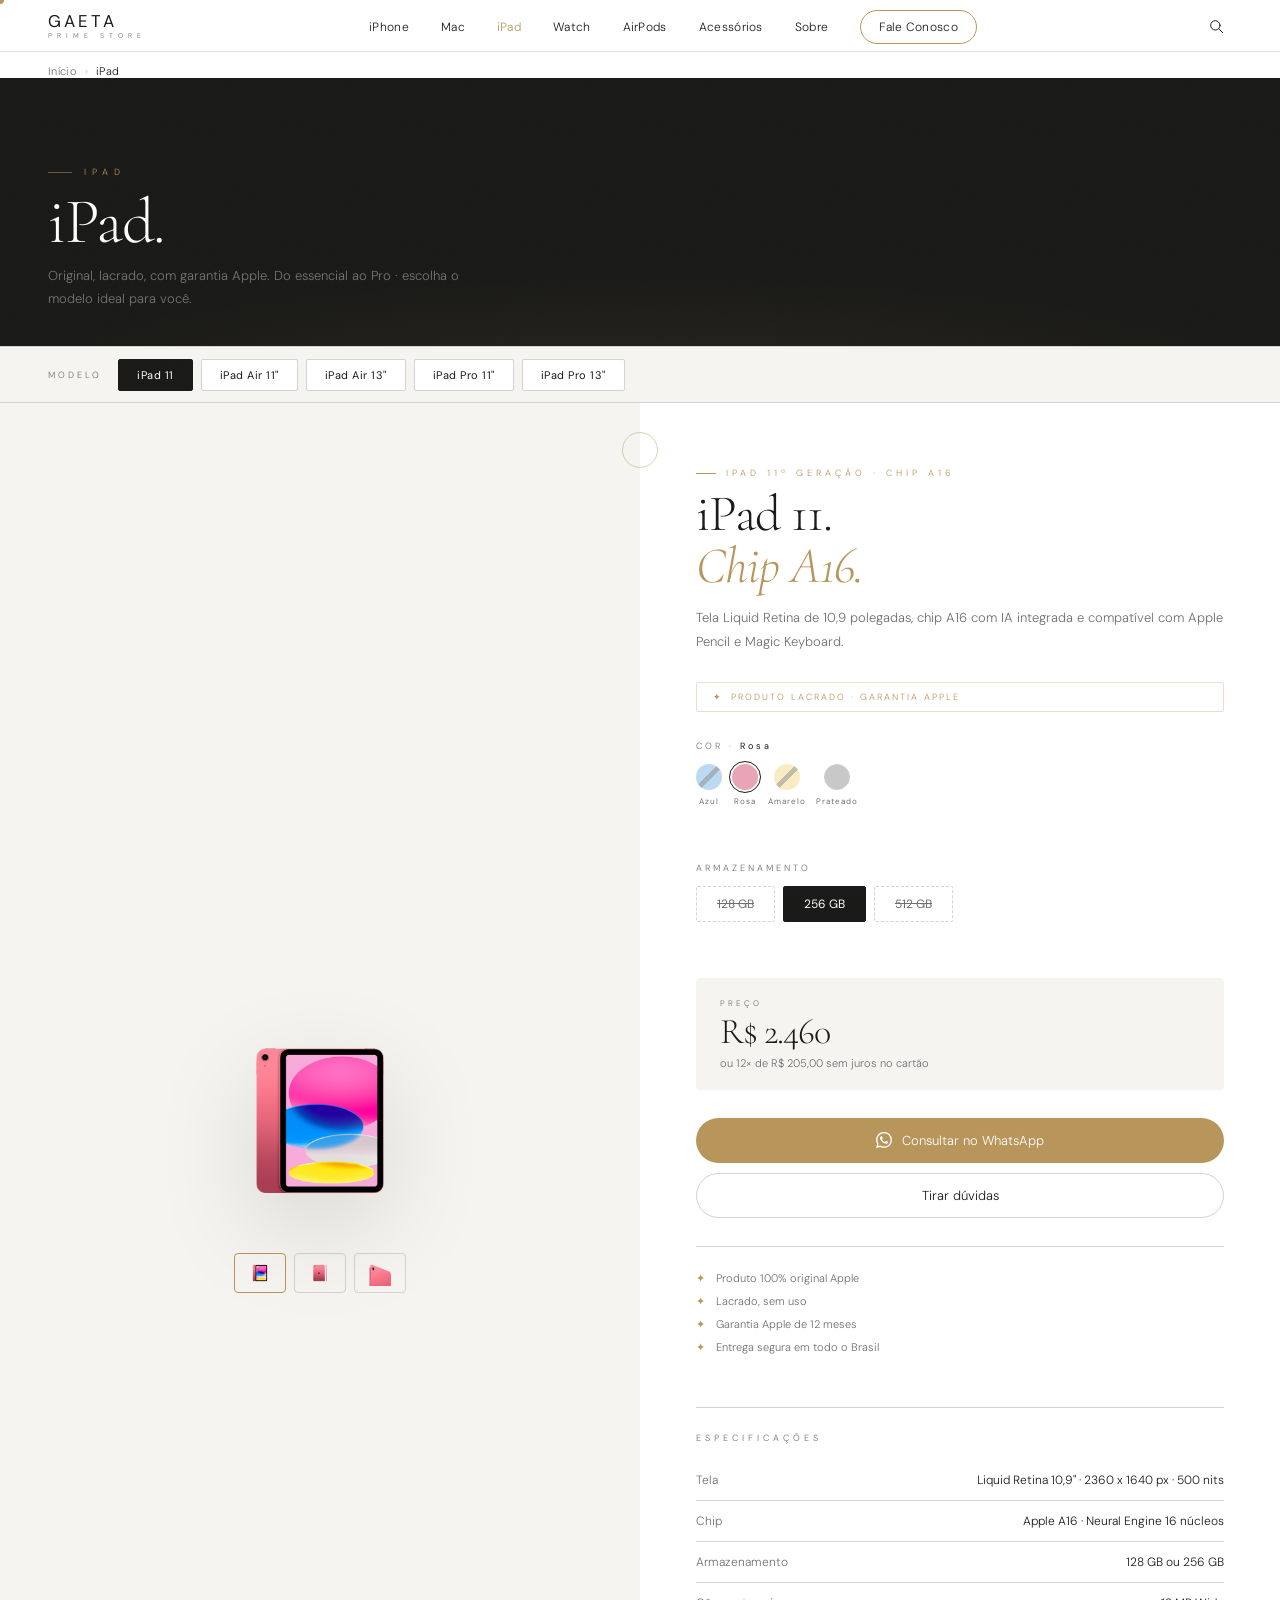
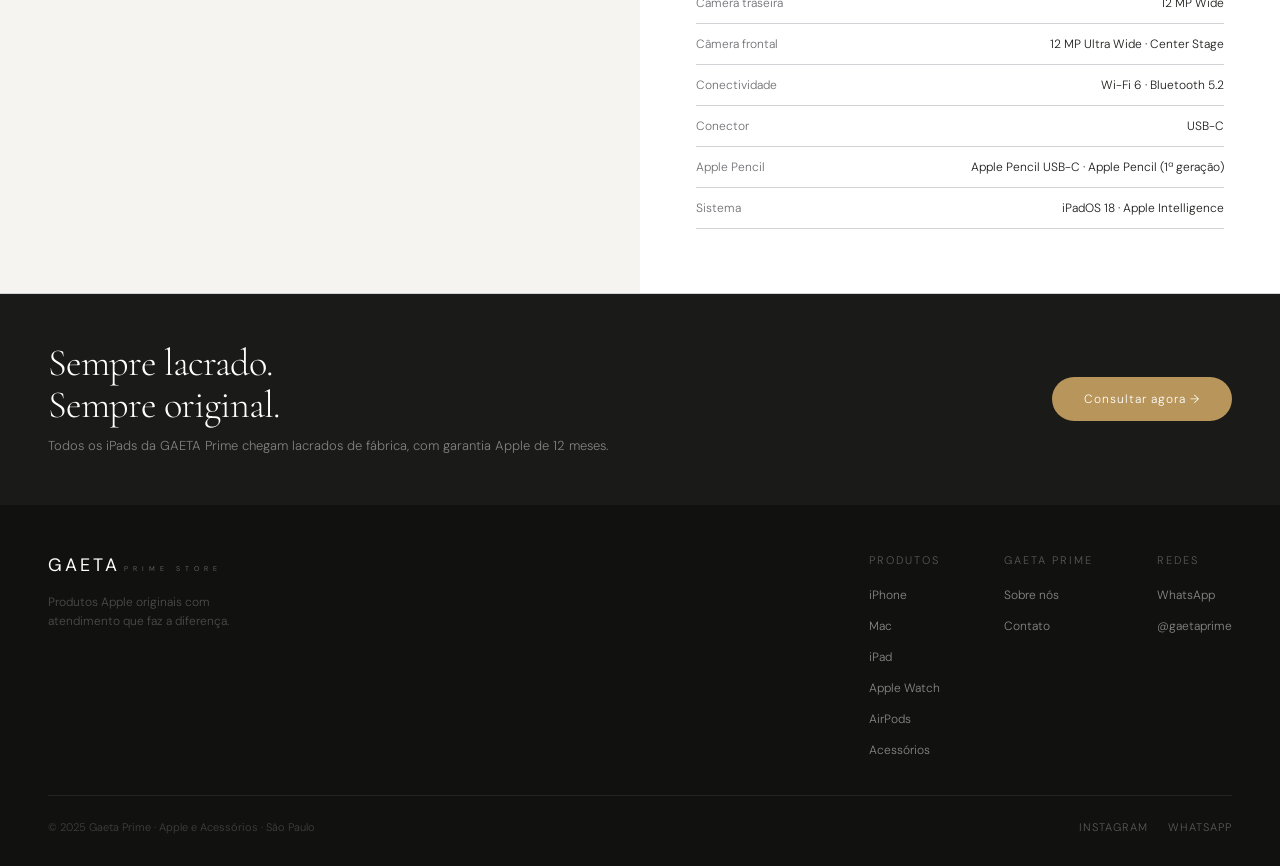
<file: ipad.html>
<!DOCTYPE html>
<html lang="pt-BR">
<head>
  <meta charset="UTF-8">
  <meta name="viewport" content="width=device-width, initial-scale=1.0">
  <title>iPad · Gaeta Prime — Originais com Garantia Apple</title>
  <meta name="description" content="iPad 11, iPad Air 11&quot;, iPad Air 13&quot;, iPad Pro 11&quot; e iPad Pro 13&quot; originais e lacrados. Garantia Apple, entrega para todo o Brasil, atendimento via WhatsApp.">
  <meta property="og:title" content="iPad · Gaeta Prime — iPad 11, Air e Pro Originais">
  <meta property="og:description" content="iPad 11, iPad Air e iPad Pro originais, lacrados, com garantia Apple. Atendimento via WhatsApp em SP e entrega para todo o Brasil.">
  <meta property="og:type" content="website">
  <meta property="og:url" content="https://gaetaprime.com.br/ipad">
  <meta property="og:image" content="https://gaetaprime.com.br/img/og-cover.jpg">
  <meta property="og:image:width" content="1200">
  <meta property="og:image:height" content="630">
  <meta name="twitter:card" content="summary_large_image">
  <meta name="twitter:title" content="iPad · Gaeta Prime — iPad 11, Air e Pro Originais">
  <meta name="twitter:description" content="iPad 11, iPad Air e iPad Pro originais, lacrados, com garantia Apple. Atendimento via WhatsApp.">
  <meta name="twitter:image" content="https://gaetaprime.com.br/img/og-cover.jpg">
  <link rel="canonical" href="https://gaetaprime.com.br/ipad">
  <link rel="icon" href="/favicon.ico" sizes="32x32">
  <link rel="icon" href="/favicon.svg" type="image/svg+xml">
  <link rel="apple-touch-icon" href="/apple-touch-icon.png">
  <link rel="preconnect" href="https://fonts.googleapis.com">
  <link rel="preconnect" href="https://fonts.gstatic.com" crossorigin>
  <link rel="stylesheet" href="https://fonts.googleapis.com/css2?family=Cormorant+Garamond:ital,wght@0,300;0,400;0,500;1,300;1,400&family=DM+Sans:wght@300;400;500&display=swap">
  <link rel="stylesheet" href="style.css">
  <style>
    /* Proteção contra scroll/corte horizontal */
    html, body { max-width: 100%; overflow-x: hidden; }

    .page-header{
      padding: calc(var(--nav-h) + 36px) 48px 36px;
      background: var(--grafite);
      position: relative; overflow: hidden;
    }
    .page-header::before{
      content:'';position:absolute;inset:0;
      background: radial-gradient(ellipse 80% 60% at 50% 110%, rgba(184,149,90,.08), transparent 60%);
    }
    .page-header-content{ position:relative; z-index:1; }
    .page-eyebrow{ font-size:9px;letter-spacing:6px;color:var(--cobre);margin-bottom:14px;display:flex;align-items:center;gap:12px; }
    .page-eyebrow::before{ content:'';display:block;width:24px;height:.5px;background:var(--cobre);opacity:.5; }
    .page-title{
      font-family:'Cormorant Garamond',serif;
      font-size:clamp(36px,5vw,64px);font-weight:300;
      color:#fff;letter-spacing:-1.5px;line-height:.95;
      margin-bottom:14px;
    }
    .page-sub{ font-size:13px;color:rgba(255,255,255,.4);line-height:1.75;max-width:440px; }

    /* Filtros de modelo */
    .ipad-filtros{
      padding:0 48px;
      background:var(--off);
      display:flex;align-items:center;gap:8px;flex-wrap:nowrap;
      overflow-x:auto;scrollbar-width:none;
      border-bottom:0.5px solid var(--borda);
      height:56px;
    }
    .ipad-filtro-label{ font-size:9px;letter-spacing:3px;color:var(--cinza);margin-right:8px; }
    .modelo-btn{
      padding:8px 18px;border:0.5px solid var(--borda);background:#fff;
      font-size:11px;letter-spacing:.5px;color:var(--grafite);
      border-radius:2px;cursor:pointer;transition:all .2s;white-space:nowrap;
    }
    .modelo-btn:hover{ border-color:var(--grafite); }
    .modelo-btn.ativo{ background:var(--grafite);color:#fff;border-color:var(--grafite); }

    /* Hero de cada modelo */
    .ipad-hero{
      display:grid;grid-template-columns:1fr 1fr;
      min-height:70svh;
      border-bottom:0.5px solid var(--borda);
    }
    .ipad-visual{
      background:var(--off);
      display:flex;align-items:center;justify-content:center;
      flex-direction:column;
      padding:48px 32px;position:relative;overflow:hidden;
      gap:16px;
    }
    .ipad-main-img{
      max-width:72%;max-height:55svh;object-fit:contain;
      filter:drop-shadow(0 32px 48px rgba(0,0,0,.12));
      animation:floatPhone 6s ease-in-out infinite;
      transition:opacity .35s ease;
    }
    .ipad-thumbs{
      display:flex;gap:8px;justify-content:center;
    }
    .ipad-thumb-btn{
      width:52px;height:40px;border-radius:4px;
      border:1.5px solid var(--borda);
      background:var(--off);overflow:hidden;cursor:pointer;padding:2px;
      transition:border-color .2s;
    }
    .ipad-thumb-btn.ativo{ border-color:var(--cobre); }
    .ipad-thumb-btn img{ width:100%;height:100%;object-fit:contain; }

    .ipad-config{
      padding:64px 56px;display:flex;flex-direction:column;gap:0;
    }

    .config-titulo{
      font-size:9px;letter-spacing:3px;color:var(--cinza);margin-bottom:12px;display:block;
    }
    .config-titulo strong{ color:var(--grafite);font-weight:400; }

    /* Cores */
    .ipad-cores{ display:flex;gap:10px;flex-wrap:wrap;margin-bottom:28px; }
    .ipad-cor{
      display:flex;flex-direction:column;align-items:center;gap:6px;
      cursor:pointer;background:none;border:none;
    }
    .ipad-cor-circulo{
      width:26px;height:26px;border-radius:50%;
      outline:1.5px solid transparent;outline-offset:2px;
      transition:outline-color .2s,transform .15s;
    }
    .ipad-cor.ativo .ipad-cor-circulo{ outline-color:var(--grafite); }
    .ipad-cor:hover .ipad-cor-circulo{ transform:scale(1.1); }
    .ipad-cor-nome{ font-size:8px;letter-spacing:1px;color:var(--cinza); }

    /* Storage */
    .ipad-storage{ display:flex;gap:8px;flex-wrap:wrap;margin-bottom:28px; }
    .ipad-stor-btn{
      padding:9px 20px;border:0.5px solid var(--borda);
      background:#fff;font-size:12px;color:var(--grafite);
      border-radius:2px;cursor:pointer;transition:border-color .2s,background .2s;
    }
    .ipad-stor-btn:hover{ border-color:var(--grafite); }
    .ipad-stor-btn.ativo{ background:var(--grafite);color:#fff;border-color:var(--grafite); }

    /* Preço */
    .ipad-preco{
      background:var(--off);padding:20px 24px;border-radius:4px;margin-bottom:28px;
    }
    .ipad-preco-label{ font-size:8px;letter-spacing:3px;color:var(--cinza);margin-bottom:6px; }
    .ipad-preco-val{
      font-family:'Cormorant Garamond',serif;
      font-size:36px;font-weight:300;color:var(--grafite);
      letter-spacing:-1px;line-height:1;
    }

    /* CTAs */
    .ipad-ctas{ display:flex;flex-direction:column;gap:10px;margin-bottom:28px; }
    .btn-wpp-ipad{
      display:flex;align-items:center;justify-content:center;gap:10px;
      background:var(--cobre);color:#fff;
      padding:14px 28px;border-radius:999px;font-size:13px;
      transition:background .2s;
    }
    .btn-wpp-ipad:hover{ background:#a07840; }
    .btn-duvidas-ipad{
      display:flex;align-items:center;justify-content:center;
      border:0.5px solid var(--borda);color:var(--grafite);
      padding:13px 28px;border-radius:999px;font-size:13px;
      background:#fff;transition:border-color .2s;
    }
    .btn-duvidas-ipad:hover{ border-color:var(--grafite); }

    /* Garantias */
    .ipad-garantias{
      font-size:11px;color:var(--cinza);line-height:2.1;
      padding:20px 0;border-top:0.5px solid var(--borda);margin-bottom:28px;
    }
    .ipad-garantias span{ color:var(--cobre);margin-right:8px; }

    /* Specs */
    .ipad-specs{ border-top:0.5px solid var(--borda);padding-top:24px; }
    .ipad-specs-titulo{ font-size:9px;letter-spacing:4px;color:var(--cinza);margin-bottom:16px; }
    .spec-row{
      display:flex;gap:16px;padding:12px 0;
      border-bottom:0.5px solid var(--borda);font-size:12px;
    }
    .spec-k{ color:var(--cinza);min-width:140px;flex-shrink:0; }
    .spec-v{ color:var(--grafite); }

    /* Faixa lacrado */
    .ipad-lacrado-faixa{
      background:var(--grafite);padding:48px;
      display:flex;align-items:center;justify-content:space-between;
      gap:32px;flex-wrap:wrap;
    }
    .ipad-lacrado-faixa h2{
      font-family:'Cormorant Garamond',serif;
      font-size:clamp(24px,3vw,40px);font-weight:300;color:#fff;letter-spacing:-1px;line-height:1.1;
    }
    .ipad-lacrado-faixa p{ font-size:13px;color:rgba(255,255,255,.45);margin-top:8px;line-height:1.7; }
    .ipad-lacrado-btn{
      flex-shrink:0;padding:14px 32px;border-radius:999px;
      background:var(--cobre);color:#fff;font-size:12px;letter-spacing:1px;
      white-space:nowrap;transition:background .2s;
    }
    .ipad-lacrado-btn:hover{ background:#a07840; }

    /* Sem estoque */
    .sem-estoque{ position:relative;cursor:not-allowed!important; }
    .sem-estoque .ipad-cor-circulo{ position:relative;opacity:.45; }
    .sem-estoque .ipad-cor-circulo::after{
      content:'';position:absolute;inset:0;
      background:linear-gradient(135deg,transparent 44%,rgba(0,0,0,.5) 44%,rgba(0,0,0,.5) 56%,transparent 56%);
      border-radius:50%;
    }
    .sem-estoque .ipad-cor-nome{ opacity:1!important;color:var(--cinza)!important; }
    .ipad-stor-btn.sem-estoque{
      text-decoration:line-through;
      color:var(--cinza)!important;
      border-color:var(--borda)!important;
      border-style:dashed!important;
      background:#fff!important;
    }
    .toast-se{
      position:fixed;bottom:32px;left:50%;transform:translateX(-50%) translateY(20px);
      background:var(--grafite);color:#fff;
      font-size:12px;letter-spacing:.5px;padding:14px 28px;border-radius:999px;
      opacity:0;pointer-events:none;z-index:9999;
      transition:opacity .3s,transform .3s;
      white-space:nowrap;
    }
    .toast-se.show{opacity:1;transform:translateX(-50%) translateY(0)}

    /* Navegação entre modelos */
    .modelo-section{ display:none; }
    .modelo-section.ativo{ display:grid; }

    @media(max-width:900px){
      .ipad-hero{ grid-template-columns:1fr; }
      .ipad-visual{ min-height:300px;padding:32px 24px; }
      .ipad-config{ padding:40px 24px; }
      .page-header{ padding:calc(var(--nav-h) + 40px) 24px 40px; }
      .ipad-filtros{ padding:24px; }
      .ipad-lacrado-faixa{ padding:40px 24px; }
    }
  </style>
</head>
<body>
  <div class="film-grain"></div>
  <div id="scroll-bar"></div>
  <div class="cursor-ring" id="cursor-ring"></div>
  <div class="cursor-dot"  id="cursor-dot"></div>

  <nav class="nav" id="nav">
    <a href="index.html" class="nav-logo">
      <span class="nav-logo-g">GAETA</span>
      <span class="nav-logo-p">PRIME STORE</span>
    </a>
    <ul class="nav-links">
      <li><a href="iphone.html">iPhone</a></li>
      <li><a href="mac.html">Mac</a></li>
      <li><a href="ipad.html" style="color:var(--cobre);">iPad</a></li>
      <li><a href="watch.html">Watch</a></li>
      <li><a href="airpods.html">AirPods</a></li>
      <li><a href="acessorios.html">Acessórios</a></li>
      <li><a href="sobre.html">Sobre</a></li>
      <li><a href="contato.html" class="nav-wpp">Fale Conosco</a></li>
    </ul>
    <button class="nav-hamburger" id="nav-hamburger" aria-label="Menu">
      <span></span><span></span><span></span>
    </button>
  </nav>

  <div class="nav-mobile-menu" id="nav-mobile-menu">
    <a href="index.html">Início</a>
    <a href="iphone.html">iPhone</a>
    <a href="mac.html">Mac</a>
    <a href="ipad.html">iPad</a>
    <a href="watch.html">Watch</a>
    <a href="airpods.html">AirPods</a>
    <a href="acessorios.html">Acessórios</a>
    <a href="sobre.html">Sobre</a>
    <a href="contato.html" class="nav-wpp-mobile">FALE CONOSCO →</a>
  </div>

  <!-- BREADCRUMB -->
  <nav class="breadcrumb" aria-label="Navegação">
    <a href="index.html">Início</a>
    <span class="breadcrumb-sep">›</span>
    <span class="breadcrumb-current">iPad</span>
  </nav>

  <!-- HEADER -->
  <div class="page-header">
    <div class="page-header-content">
      <p class="page-eyebrow">IPAD</p>
      <h1 class="page-title gw-phrase">iPad.</h1>
      <p class="page-sub">Original, lacrado, com garantia Apple. Do essencial ao Pro · escolha o modelo ideal para você.</p>
    </div>
  </div>

  <!-- FILTROS DE MODELO -->
  <div class="ipad-filtros">
    <span class="ipad-filtro-label">MODELO</span>
    <button class="modelo-btn ativo" onclick="trocarModelo('ipad11', this)">iPad 11</button>
    <button class="modelo-btn" onclick="trocarModelo('ipadair11', this)">iPad Air 11"</button>
    <button class="modelo-btn" onclick="trocarModelo('ipadair13', this)">iPad Air 13"</button>
    <button class="modelo-btn" onclick="trocarModelo('ipadpro11', this)">iPad Pro 11"</button>
    <button class="modelo-btn" onclick="trocarModelo('ipadpro13', this)">iPad Pro 13"</button>
  </div>

  <!-- ===== MODELO 1: iPad 11 (A16) ===== -->
  <div class="ipad-hero modelo-section ativo" id="sec-ipad11">
    <div class="ipad-visual">
      <img class="ipad-main-img" id="img-ipad11" src="img/ipad11-pink-1.png" alt="iPad 11 A16">
      <div class="ipad-thumbs" id="thumbs-ipad11">
        <button class="ipad-thumb-btn ativo" onclick="thumb('ipad11',0,this)"><img src="img/ipad11-pink-1.png"></button>
        <button class="ipad-thumb-btn" onclick="thumb('ipad11',1,this)"><img src="img/ipad11-pink-2.png"></button>
        <button class="ipad-thumb-btn" onclick="thumb('ipad11',2,this)"><img src="img/ipad11-pink-3.png"></button>
      </div>
    </div>
    <div class="ipad-config">
      <p style="font-size:9px;letter-spacing:4px;color:var(--cobre);margin-bottom:10px;display:flex;align-items:center;gap:10px;">
        <span style="display:block;width:20px;height:.5px;background:var(--cobre);"></span>
        IPAD 11ª GERAÇÃO · CHIP A16
      </p>
      <h2 style="font-family:'Cormorant Garamond',serif;font-size:clamp(32px,4vw,52px);font-weight:300;letter-spacing:-1px;line-height:1.0;margin-bottom:14px;">
        iPad 11.<br><em style="font-style:italic;color:var(--cobre);">Chip A16.</em>
      </h2>
      <p style="font-size:13px;color:var(--cinza);line-height:1.85;margin-bottom:28px;">
        Tela Liquid Retina de 10,9 polegadas, chip A16 com IA integrada e compatível com Apple Pencil e Magic Keyboard.
      </p>
      <div style="display:inline-flex;align-items:center;gap:8px;font-size:9px;letter-spacing:2px;padding:8px 16px;border:0.5px solid rgba(184,149,90,.3);color:var(--cobre);margin-bottom:28px;border-radius:2px;">
        <span>✦</span> PRODUTO LACRADO · GARANTIA APPLE
      </div>

      <!-- Cores -->
      <div style="margin-bottom:28px;">
        <span class="config-titulo">COR · <strong id="cor-label-ipad11">Rosa</strong></span>
        <div class="ipad-cores">
          <button class="ipad-cor sem-estoque" data-cor="Azul" onclick="semEstoque()">
            <div class="ipad-cor-circulo" style="background:#6AACDF;"></div>
            <span class="ipad-cor-nome">Azul</span>
          </button>
          <button class="ipad-cor ativo" data-cor="Rosa" onclick="selecionarCorIpad11(this,'pink')">
            <div class="ipad-cor-circulo" style="background:#E8A5B5;"></div>
            <span class="ipad-cor-nome">Rosa</span>
          </button>
          <button class="ipad-cor sem-estoque" data-cor="Amarelo" onclick="semEstoque()">
            <div class="ipad-cor-circulo" style="background:#F0D87A;"></div>
            <span class="ipad-cor-nome">Amarelo</span>
          </button>
          <button class="ipad-cor" data-cor="Prateado" onclick="selecionarCorIpad11(this,'silver')">
            <div class="ipad-cor-circulo" style="background:#C8C8C8;border:1.5px solid #ccc;"></div>
            <span class="ipad-cor-nome">Prateado</span>
          </button>
        </div>
      </div>

      <!-- Armazenamento -->
      <div style="margin-bottom:28px;">
        <span class="config-titulo">ARMAZENAMENTO</span>
        <div class="ipad-storage">
          <button class="ipad-stor-btn sem-estoque" onclick="semEstoque()">128 GB</button>
          <button class="ipad-stor-btn ativo" onclick="selecionarStor('ipad11',this,'R$ 2.460','R$ 205,00')">256 GB</button>
          <button class="ipad-stor-btn sem-estoque" onclick="semEstoque()">512 GB</button>
        </div>
      </div>

      <!-- Preço -->
      <div class="ipad-preco">
        <p class="ipad-preco-label">PREÇO</p>
        <p class="ipad-preco-val" id="preco-ipad11">R$ 2.460</p>
        <p style="font-size:11px;color:var(--cinza);margin-top:6px;" id="parcela-ipad11">ou 12× de R$ 205,00 sem juros no cartão</p>
      </div>

      <!-- CTAs -->
      <div class="ipad-ctas">
        <a href="https://wa.me/5511999999999?text=Olá!%20Tenho%20interesse%20no%20iPad%2011%20A16.%20Pode%20me%20ajudar?" target="_blank" rel="noopener" class="btn-wpp-ipad" id="btn-ipad11">
          <svg width="16" height="16" viewBox="0 0 24 24" fill="currentColor"><path d="M17.472 14.382c-.297-.149-1.758-.867-2.03-.967-.273-.099-.471-.148-.67.15-.197.297-.767.966-.94 1.164-.173.199-.347.223-.644.075-.297-.15-1.255-.463-2.39-1.475-.883-.788-1.48-1.761-1.653-2.059-.173-.297-.018-.458.13-.606.134-.133.298-.347.446-.52.149-.174.198-.298.298-.497.099-.198.05-.371-.025-.52-.075-.149-.669-1.612-.916-2.207-.242-.579-.487-.5-.669-.51-.173-.008-.371-.01-.57-.01-.198 0-.52.074-.792.372-.272.297-1.04 1.016-1.04 2.479 0 1.462 1.065 2.875 1.213 3.074.149.198 2.096 3.2 5.077 4.487.709.306 1.262.489 1.694.625.712.227 1.36.195 1.871.118.571-.085 1.758-.719 2.006-1.413.248-.694.248-1.289.173-1.413-.074-.124-.272-.198-.57-.347m-5.421 7.403h-.004a9.87 9.87 0 01-5.031-1.378l-.361-.214-3.741.982.998-3.648-.235-.374a9.86 9.86 0 01-1.51-5.26c.001-5.45 4.436-9.884 9.888-9.884 2.64 0 5.122 1.03 6.988 2.898a9.825 9.825 0 012.893 6.994c-.003 5.45-4.437 9.884-9.885 9.884m8.413-18.297A11.815 11.815 0 0012.05 0C5.495 0 .16 5.335.157 11.892c0 2.096.547 4.142 1.588 5.945L.057 24l6.305-1.654a11.882 11.882 0 005.683 1.448h.005c6.554 0 11.89-5.335 11.893-11.893a11.821 11.821 0 00-3.48-8.413z"/></svg>
          Consultar no WhatsApp
        </a>
        <a href="contato.html" class="btn-duvidas-ipad">Tirar dúvidas</a>
      </div>

      <div class="ipad-garantias">
        <span>✦</span> Produto 100% original Apple<br>
        <span>✦</span> Lacrado, sem uso<br>
        <span>✦</span> Garantia Apple de 12 meses<br>
        <span>✦</span> Entrega segura em todo o Brasil
      </div>

      <div class="ipad-specs">
        <p class="ipad-specs-titulo">ESPECIFICAÇÕES</p>
        <div class="spec-row"><span class="spec-k">Tela</span><span class="spec-v">Liquid Retina 10,9" · 2360 x 1640 px · 500 nits</span></div>
        <div class="spec-row"><span class="spec-k">Chip</span><span class="spec-v">Apple A16 · Neural Engine 16 núcleos</span></div>
        <div class="spec-row"><span class="spec-k">Armazenamento</span><span class="spec-v">128 GB ou 256 GB</span></div>
        <div class="spec-row"><span class="spec-k">Câmera traseira</span><span class="spec-v">12 MP Wide</span></div>
        <div class="spec-row"><span class="spec-k">Câmera frontal</span><span class="spec-v">12 MP Ultra Wide · Center Stage</span></div>
        <div class="spec-row"><span class="spec-k">Conectividade</span><span class="spec-v">Wi-Fi 6 · Bluetooth 5.2</span></div>
        <div class="spec-row"><span class="spec-k">Conector</span><span class="spec-v">USB-C</span></div>
        <div class="spec-row"><span class="spec-k">Apple Pencil</span><span class="spec-v">Apple Pencil USB-C · Apple Pencil (1ª geração)</span></div>
        <div class="spec-row"><span class="spec-k">Sistema</span><span class="spec-v">iPadOS 18 · Apple Intelligence</span></div>
      </div>
    </div>
  </div>

  <!-- ===== MODELO 2: iPad Air 11" M3 ===== -->
  <div class="ipad-hero modelo-section" id="sec-ipadair11">
    <div class="ipad-visual">
      <img class="ipad-main-img" id="img-ipadair11" src="img/ipad-1.webp" alt="iPad Air 11 M3">
      <div class="ipad-thumbs">
        <button class="ipad-thumb-btn ativo" onclick="thumb('ipadair11',0,this)"><img src="img/ipad-1.webp"></button>
        <button class="ipad-thumb-btn" onclick="thumb('ipadair11',1,this)"><img src="img/ipad-2.webp"></button>
        <button class="ipad-thumb-btn" onclick="thumb('ipadair11',2,this)"><img src="img/ipad-3.webp"></button>
      </div>
    </div>
    <div class="ipad-config">
      <p style="font-size:9px;letter-spacing:4px;color:var(--cobre);margin-bottom:10px;display:flex;align-items:center;gap:10px;">
        <span style="display:block;width:20px;height:.5px;background:var(--cobre);"></span>
        IPAD AIR · CHIP M3
      </p>
      <h2 style="font-family:'Cormorant Garamond',serif;font-size:clamp(32px,4vw,52px);font-weight:300;letter-spacing:-1px;line-height:1.0;margin-bottom:14px;">
        iPad Air<br><em style="font-style:italic;color:var(--cobre);">11 polegadas.</em>
      </h2>
      <p style="font-size:13px;color:var(--cinza);line-height:1.85;margin-bottom:28px;">
        Chip M3 com IA, tela Liquid Retina de 11 polegadas, fino e leve. Compatível com Apple Pencil Pro e Magic Keyboard.
      </p>
      <div style="display:inline-flex;align-items:center;gap:8px;font-size:9px;letter-spacing:2px;padding:8px 16px;border:0.5px solid rgba(184,149,90,.3);color:var(--cobre);margin-bottom:28px;border-radius:2px;">
        <span>✦</span> PRODUTO LACRADO · GARANTIA APPLE
      </div>

      <!-- Cores -->
      <div style="margin-bottom:28px;">
        <span class="config-titulo">COR · <strong id="cor-label-ipadair11">Azul</strong></span>
        <div class="ipad-cores">
          <button class="ipad-cor ativo" data-cor="Azul" onclick="selecionarCor('ipadair11',this)">
            <div class="ipad-cor-circulo" style="background:#7EAFC5;"></div>
            <span class="ipad-cor-nome">Azul</span>
          </button>
          <button class="ipad-cor" data-cor="Estelar" onclick="selecionarCor('ipadair11',this)">
            <div class="ipad-cor-circulo" style="background:#E8E3D8;border:1.5px solid #ccc;"></div>
            <span class="ipad-cor-nome">Estelar</span>
          </button>
          <button class="ipad-cor" data-cor="Roxo" onclick="selecionarCor('ipadair11',this)">
            <div class="ipad-cor-circulo" style="background:#A48CBF;"></div>
            <span class="ipad-cor-nome">Roxo</span>
          </button>
          <button class="ipad-cor sem-estoque" data-cor="Cinza Espacial" onclick="semEstoque()">
            <div class="ipad-cor-circulo" style="background:#6B6B6B;"></div>
            <span class="ipad-cor-nome">Cinza Esp.</span>
          </button>
        </div>
      </div>

      <!-- Armazenamento -->
      <div style="margin-bottom:28px;">
        <span class="config-titulo">ARMAZENAMENTO</span>
        <div class="ipad-storage">
          <button class="ipad-stor-btn ativo" onclick="selecionarStor('ipadair11',this,'R$ 6.500','R$ 541,67')">128 GB</button>
          <button class="ipad-stor-btn" onclick="selecionarStor('ipadair11',this,'R$ 7.200','R$ 600,00')">256 GB</button>
          <button class="ipad-stor-btn sem-estoque" onclick="semEstoque()">512 GB</button>
          <button class="ipad-stor-btn sem-estoque" onclick="semEstoque()">1 TB</button>
        </div>
      </div>

      <!-- Preço -->
      <div class="ipad-preco">
        <p class="ipad-preco-label">PREÇO</p>
        <p class="ipad-preco-val" id="preco-ipadair11">R$ 6.500</p>
        <p style="font-size:11px;color:var(--cinza);margin-top:6px;" id="parcela-ipadair11">ou 12× de R$ 541,67 sem juros no cartão</p>
      </div>

      <!-- CTAs -->
      <div class="ipad-ctas">
        <a href="https://wa.me/5511999999999?text=Olá!%20Tenho%20interesse%20no%20iPad%20Air%2011%22%20M3.%20Pode%20me%20ajudar?" target="_blank" rel="noopener" class="btn-wpp-ipad" id="btn-ipadair11">
          <svg width="16" height="16" viewBox="0 0 24 24" fill="currentColor"><path d="M17.472 14.382c-.297-.149-1.758-.867-2.03-.967-.273-.099-.471-.148-.67.15-.197.297-.767.966-.94 1.164-.173.199-.347.223-.644.075-.297-.15-1.255-.463-2.39-1.475-.883-.788-1.48-1.761-1.653-2.059-.173-.297-.018-.458.13-.606.134-.133.298-.347.446-.52.149-.174.198-.298.298-.497.099-.198.05-.371-.025-.52-.075-.149-.669-1.612-.916-2.207-.242-.579-.487-.5-.669-.51-.173-.008-.371-.01-.57-.01-.198 0-.52.074-.792.372-.272.297-1.04 1.016-1.04 2.479 0 1.462 1.065 2.875 1.213 3.074.149.198 2.096 3.2 5.077 4.487.709.306 1.262.489 1.694.625.712.227 1.36.195 1.871.118.571-.085 1.758-.719 2.006-1.413.248-.694.248-1.289.173-1.413-.074-.124-.272-.198-.57-.347m-5.421 7.403h-.004a9.87 9.87 0 01-5.031-1.378l-.361-.214-3.741.982.998-3.648-.235-.374a9.86 9.86 0 01-1.51-5.26c.001-5.45 4.436-9.884 9.888-9.884 2.64 0 5.122 1.03 6.988 2.898a9.825 9.825 0 012.893 6.994c-.003 5.45-4.437 9.884-9.885 9.884m8.413-18.297A11.815 11.815 0 0012.05 0C5.495 0 .16 5.335.157 11.892c0 2.096.547 4.142 1.588 5.945L.057 24l6.305-1.654a11.882 11.882 0 005.683 1.448h.005c6.554 0 11.89-5.335 11.893-11.893a11.821 11.821 0 00-3.48-8.413z"/></svg>
          Consultar no WhatsApp
        </a>
        <a href="contato.html" class="btn-duvidas-ipad">Tirar dúvidas</a>
      </div>

      <div class="ipad-garantias">
        <span>✦</span> Produto 100% original Apple<br>
        <span>✦</span> Lacrado, sem uso<br>
        <span>✦</span> Garantia Apple de 12 meses<br>
        <span>✦</span> Entrega segura em todo o Brasil
      </div>

      <div class="ipad-specs">
        <p class="ipad-specs-titulo">ESPECIFICAÇÕES</p>
        <div class="spec-row"><span class="spec-k">Tela</span><span class="spec-v">Liquid Retina 11" · 2360 x 1640 px · 500 nits</span></div>
        <div class="spec-row"><span class="spec-k">Chip</span><span class="spec-v">Apple M3 · CPU 8 núcleos · GPU 10 núcleos</span></div>
        <div class="spec-row"><span class="spec-k">Armazenamento</span><span class="spec-v">128 GB, 256 GB, 512 GB ou 1 TB</span></div>
        <div class="spec-row"><span class="spec-k">Câmera traseira</span><span class="spec-v">12 MP Wide</span></div>
        <div class="spec-row"><span class="spec-k">Câmera frontal</span><span class="spec-v">12 MP Ultra Wide · Center Stage · Paisagem</span></div>
        <div class="spec-row"><span class="spec-k">Conectividade</span><span class="spec-v">Wi-Fi 6E · Bluetooth 5.3</span></div>
        <div class="spec-row"><span class="spec-k">Conector</span><span class="spec-v">USB-C (USB 3)</span></div>
        <div class="spec-row"><span class="spec-k">Apple Pencil</span><span class="spec-v">Apple Pencil Pro · Apple Pencil USB-C</span></div>
        <div class="spec-row"><span class="spec-k">Sistema</span><span class="spec-v">iPadOS 18 · Apple Intelligence</span></div>
      </div>
    </div>
  </div>

  <!-- ===== MODELO 3: iPad Air 13" M3 ===== -->
  <div class="ipad-hero modelo-section" id="sec-ipadair13">
    <div class="ipad-visual">
      <img class="ipad-main-img" id="img-ipadair13" src="img/ipad-1.webp" alt="iPad Air 13 M3">
      <div class="ipad-thumbs">
        <button class="ipad-thumb-btn ativo" onclick="thumb('ipadair13',0,this)"><img src="img/ipad-1.webp"></button>
        <button class="ipad-thumb-btn" onclick="thumb('ipadair13',1,this)"><img src="img/ipad-2.webp"></button>
        <button class="ipad-thumb-btn" onclick="thumb('ipadair13',2,this)"><img src="img/ipad-3.webp"></button>
      </div>
    </div>
    <div class="ipad-config">
      <p style="font-size:9px;letter-spacing:4px;color:var(--cobre);margin-bottom:10px;display:flex;align-items:center;gap:10px;">
        <span style="display:block;width:20px;height:.5px;background:var(--cobre);"></span>
        IPAD AIR · CHIP M3
      </p>
      <h2 style="font-family:'Cormorant Garamond',serif;font-size:clamp(32px,4vw,52px);font-weight:300;letter-spacing:-1px;line-height:1.0;margin-bottom:14px;">
        iPad Air<br><em style="font-style:italic;color:var(--cobre);">13 polegadas.</em>
      </h2>
      <p style="font-size:13px;color:var(--cinza);line-height:1.85;margin-bottom:28px;">
        A tela maior do iPad Air. Ideal para criatividade, multitarefa e produtividade com o chip M3 e Apple Intelligence.
      </p>
      <div style="display:inline-flex;align-items:center;gap:8px;font-size:9px;letter-spacing:2px;padding:8px 16px;border:0.5px solid rgba(184,149,90,.3);color:var(--cobre);margin-bottom:28px;border-radius:2px;">
        <span>✦</span> PRODUTO LACRADO · GARANTIA APPLE
      </div>

      <!-- Cores -->
      <div style="margin-bottom:28px;">
        <span class="config-titulo">COR · <strong id="cor-label-ipadair13">Azul</strong></span>
        <div class="ipad-cores">
          <button class="ipad-cor ativo" data-cor="Azul" onclick="selecionarCor('ipadair13',this)">
            <div class="ipad-cor-circulo" style="background:#7EAFC5;"></div>
            <span class="ipad-cor-nome">Azul</span>
          </button>
          <button class="ipad-cor" data-cor="Estelar" onclick="selecionarCor('ipadair13',this)">
            <div class="ipad-cor-circulo" style="background:#E8E3D8;border:1.5px solid #ccc;"></div>
            <span class="ipad-cor-nome">Estelar</span>
          </button>
          <button class="ipad-cor sem-estoque" data-cor="Roxo" onclick="semEstoque()">
            <div class="ipad-cor-circulo" style="background:#A48CBF;"></div>
            <span class="ipad-cor-nome">Roxo</span>
          </button>
          <button class="ipad-cor sem-estoque" data-cor="Cinza Espacial" onclick="semEstoque()">
            <div class="ipad-cor-circulo" style="background:#6B6B6B;"></div>
            <span class="ipad-cor-nome">Cinza Esp.</span>
          </button>
        </div>
      </div>

      <!-- Armazenamento -->
      <div style="margin-bottom:28px;">
        <span class="config-titulo">ARMAZENAMENTO</span>
        <div class="ipad-storage">
          <button class="ipad-stor-btn ativo" onclick="selecionarStor('ipadair13',this,'R$ 7.800','R$ 650,00')">128 GB</button>
          <button class="ipad-stor-btn" onclick="selecionarStor('ipadair13',this,'R$ 8.600','R$ 716,67')">256 GB</button>
          <button class="ipad-stor-btn sem-estoque" onclick="semEstoque()">512 GB</button>
          <button class="ipad-stor-btn sem-estoque" onclick="semEstoque()">1 TB</button>
        </div>
      </div>

      <!-- Preço -->
      <div class="ipad-preco">
        <p class="ipad-preco-label">PREÇO</p>
        <p class="ipad-preco-val" id="preco-ipadair13">R$ 7.800</p>
        <p style="font-size:11px;color:var(--cinza);margin-top:6px;" id="parcela-ipadair13">ou 12× de R$ 650,00 sem juros no cartão</p>
      </div>

      <!-- CTAs -->
      <div class="ipad-ctas">
        <a href="https://wa.me/5511999999999?text=Olá!%20Tenho%20interesse%20no%20iPad%20Air%2013%22%20M3.%20Pode%20me%20ajudar?" target="_blank" rel="noopener" class="btn-wpp-ipad" id="btn-ipadair13">
          <svg width="16" height="16" viewBox="0 0 24 24" fill="currentColor"><path d="M17.472 14.382c-.297-.149-1.758-.867-2.03-.967-.273-.099-.471-.148-.67.15-.197.297-.767.966-.94 1.164-.173.199-.347.223-.644.075-.297-.15-1.255-.463-2.39-1.475-.883-.788-1.48-1.761-1.653-2.059-.173-.297-.018-.458.13-.606.134-.133.298-.347.446-.52.149-.174.198-.298.298-.497.099-.198.05-.371-.025-.52-.075-.149-.669-1.612-.916-2.207-.242-.579-.487-.5-.669-.51-.173-.008-.371-.01-.57-.01-.198 0-.52.074-.792.372-.272.297-1.04 1.016-1.04 2.479 0 1.462 1.065 2.875 1.213 3.074.149.198 2.096 3.2 5.077 4.487.709.306 1.262.489 1.694.625.712.227 1.36.195 1.871.118.571-.085 1.758-.719 2.006-1.413.248-.694.248-1.289.173-1.413-.074-.124-.272-.198-.57-.347m-5.421 7.403h-.004a9.87 9.87 0 01-5.031-1.378l-.361-.214-3.741.982.998-3.648-.235-.374a9.86 9.86 0 01-1.51-5.26c.001-5.45 4.436-9.884 9.888-9.884 2.64 0 5.122 1.03 6.988 2.898a9.825 9.825 0 012.893 6.994c-.003 5.45-4.437 9.884-9.885 9.884m8.413-18.297A11.815 11.815 0 0012.05 0C5.495 0 .16 5.335.157 11.892c0 2.096.547 4.142 1.588 5.945L.057 24l6.305-1.654a11.882 11.882 0 005.683 1.448h.005c6.554 0 11.89-5.335 11.893-11.893a11.821 11.821 0 00-3.48-8.413z"/></svg>
          Consultar no WhatsApp
        </a>
        <a href="contato.html" class="btn-duvidas-ipad">Tirar dúvidas</a>
      </div>

      <div class="ipad-garantias">
        <span>✦</span> Produto 100% original Apple<br>
        <span>✦</span> Lacrado, sem uso<br>
        <span>✦</span> Garantia Apple de 12 meses<br>
        <span>✦</span> Entrega segura em todo o Brasil
      </div>

      <div class="ipad-specs">
        <p class="ipad-specs-titulo">ESPECIFICAÇÕES</p>
        <div class="spec-row"><span class="spec-k">Tela</span><span class="spec-v">Liquid Retina 13" · 2732 x 2048 px · 600 nits</span></div>
        <div class="spec-row"><span class="spec-k">Chip</span><span class="spec-v">Apple M3 · CPU 8 núcleos · GPU 10 núcleos</span></div>
        <div class="spec-row"><span class="spec-k">Armazenamento</span><span class="spec-v">128 GB, 256 GB, 512 GB ou 1 TB</span></div>
        <div class="spec-row"><span class="spec-k">Câmera traseira</span><span class="spec-v">12 MP Wide</span></div>
        <div class="spec-row"><span class="spec-k">Câmera frontal</span><span class="spec-v">12 MP Ultra Wide · Center Stage · Paisagem</span></div>
        <div class="spec-row"><span class="spec-k">Conectividade</span><span class="spec-v">Wi-Fi 6E · Bluetooth 5.3</span></div>
        <div class="spec-row"><span class="spec-k">Conector</span><span class="spec-v">USB-C (USB 3)</span></div>
        <div class="spec-row"><span class="spec-k">Apple Pencil</span><span class="spec-v">Apple Pencil Pro · Apple Pencil USB-C</span></div>
        <div class="spec-row"><span class="spec-k">Sistema</span><span class="spec-v">iPadOS 18 · Apple Intelligence</span></div>
      </div>
    </div>
  </div>

  <!-- ===== MODELO 4: iPad Pro 11" M4 ===== -->
  <div class="ipad-hero modelo-section" id="sec-ipadpro11">
    <div class="ipad-visual">
      <img class="ipad-main-img" id="img-ipadpro11" src="img/ipad-1.webp" alt="iPad Pro 11 M4">
      <div class="ipad-thumbs">
        <button class="ipad-thumb-btn ativo" onclick="thumb('ipadpro11',0,this)"><img src="img/ipad-1.webp"></button>
        <button class="ipad-thumb-btn" onclick="thumb('ipadpro11',1,this)"><img src="img/ipad-2.webp"></button>
        <button class="ipad-thumb-btn" onclick="thumb('ipadpro11',2,this)"><img src="img/ipad-3.webp"></button>
      </div>
    </div>
    <div class="ipad-config">
      <p style="font-size:9px;letter-spacing:4px;color:var(--cobre);margin-bottom:10px;display:flex;align-items:center;gap:10px;">
        <span style="display:block;width:20px;height:.5px;background:var(--cobre);"></span>
        IPAD PRO · CHIP M4
      </p>
      <h2 style="font-family:'Cormorant Garamond',serif;font-size:clamp(32px,4vw,52px);font-weight:300;letter-spacing:-1px;line-height:1.0;margin-bottom:14px;">
        iPad Pro<br><em style="font-style:italic;color:var(--cobre);">11 polegadas.</em>
      </h2>
      <p style="font-size:13px;color:var(--cinza);line-height:1.85;margin-bottom:28px;">
        Ultra Retina XDR com OLED tandem. Chip M4. O iPad mais avançado já feito · tela perfeita, desempenho sem limites.
      </p>
      <div style="display:inline-flex;align-items:center;gap:8px;font-size:9px;letter-spacing:2px;padding:8px 16px;border:0.5px solid rgba(184,149,90,.3);color:var(--cobre);margin-bottom:28px;border-radius:2px;">
        <span>✦</span> PRODUTO LACRADO · GARANTIA APPLE
      </div>

      <!-- Cores -->
      <div style="margin-bottom:28px;">
        <span class="config-titulo">COR · <strong id="cor-label-ipadpro11">Prateado</strong></span>
        <div class="ipad-cores">
          <button class="ipad-cor ativo" data-cor="Prateado" onclick="selecionarCor('ipadpro11',this)">
            <div class="ipad-cor-circulo" style="background:#C8C8C8;border:1.5px solid #ccc;"></div>
            <span class="ipad-cor-nome">Prateado</span>
          </button>
          <button class="ipad-cor" data-cor="Preto sideral" onclick="selecionarCor('ipadpro11',this)">
            <div class="ipad-cor-circulo" style="background:#1C1C1E;"></div>
            <span class="ipad-cor-nome">Preto Sideral</span>
          </button>
        </div>
      </div>

      <!-- Memória -->
      <div style="margin-bottom:28px;">
        <span class="config-titulo">MEMÓRIA</span>
        <div class="ipad-storage">
          <button class="ipad-stor-btn ativo" onclick="selecionarMem('ipadpro11',this)">8 GB</button>
          <button class="ipad-stor-btn sem-estoque" onclick="semEstoque()">16 GB</button>
        </div>
      </div>

      <!-- Armazenamento -->
      <div style="margin-bottom:28px;">
        <span class="config-titulo">ARMAZENAMENTO</span>
        <div class="ipad-storage">
          <button class="ipad-stor-btn ativo" onclick="selecionarStor('ipadpro11',this,'R$ 10.500','R$ 875,00')">256 GB</button>
          <button class="ipad-stor-btn" onclick="selecionarStor('ipadpro11',this,'R$ 12.500','R$ 1.041,67')">512 GB</button>
          <button class="ipad-stor-btn sem-estoque" onclick="semEstoque()">1 TB</button>
          <button class="ipad-stor-btn sem-estoque" onclick="semEstoque()">2 TB</button>
        </div>
      </div>

      <!-- Preço -->
      <div class="ipad-preco">
        <p class="ipad-preco-label">PREÇO</p>
        <p class="ipad-preco-val" id="preco-ipadpro11">R$ 10.500</p>
        <p style="font-size:11px;color:var(--cinza);margin-top:6px;" id="parcela-ipadpro11">ou 12× de R$ 875,00 sem juros no cartão</p>
      </div>

      <!-- CTAs -->
      <div class="ipad-ctas">
        <a href="https://wa.me/5511999999999?text=Olá!%20Tenho%20interesse%20no%20iPad%20Pro%2011%22%20M4.%20Pode%20me%20ajudar?" target="_blank" rel="noopener" class="btn-wpp-ipad" id="btn-ipadpro11">
          <svg width="16" height="16" viewBox="0 0 24 24" fill="currentColor"><path d="M17.472 14.382c-.297-.149-1.758-.867-2.03-.967-.273-.099-.471-.148-.67.15-.197.297-.767.966-.94 1.164-.173.199-.347.223-.644.075-.297-.15-1.255-.463-2.39-1.475-.883-.788-1.48-1.761-1.653-2.059-.173-.297-.018-.458.13-.606.134-.133.298-.347.446-.52.149-.174.198-.298.298-.497.099-.198.05-.371-.025-.52-.075-.149-.669-1.612-.916-2.207-.242-.579-.487-.5-.669-.51-.173-.008-.371-.01-.57-.01-.198 0-.52.074-.792.372-.272.297-1.04 1.016-1.04 2.479 0 1.462 1.065 2.875 1.213 3.074.149.198 2.096 3.2 5.077 4.487.709.306 1.262.489 1.694.625.712.227 1.36.195 1.871.118.571-.085 1.758-.719 2.006-1.413.248-.694.248-1.289.173-1.413-.074-.124-.272-.198-.57-.347m-5.421 7.403h-.004a9.87 9.87 0 01-5.031-1.378l-.361-.214-3.741.982.998-3.648-.235-.374a9.86 9.86 0 01-1.51-5.26c.001-5.45 4.436-9.884 9.888-9.884 2.64 0 5.122 1.03 6.988 2.898a9.825 9.825 0 012.893 6.994c-.003 5.45-4.437 9.884-9.885 9.884m8.413-18.297A11.815 11.815 0 0012.05 0C5.495 0 .16 5.335.157 11.892c0 2.096.547 4.142 1.588 5.945L.057 24l6.305-1.654a11.882 11.882 0 005.683 1.448h.005c6.554 0 11.89-5.335 11.893-11.893a11.821 11.821 0 00-3.48-8.413z"/></svg>
          Consultar no WhatsApp
        </a>
        <a href="contato.html" class="btn-duvidas-ipad">Tirar dúvidas</a>
      </div>

      <div class="ipad-garantias">
        <span>✦</span> Produto 100% original Apple<br>
        <span>✦</span> Lacrado, sem uso<br>
        <span>✦</span> Garantia Apple de 12 meses<br>
        <span>✦</span> Entrega segura em todo o Brasil
      </div>

      <div class="ipad-specs">
        <p class="ipad-specs-titulo">ESPECIFICAÇÕES</p>
        <div class="spec-row"><span class="spec-k">Tela</span><span class="spec-v">Ultra Retina XDR 11" · OLED tandem · 1000 nits</span></div>
        <div class="spec-row"><span class="spec-k">Chip</span><span class="spec-v">Apple M4 · CPU 10 núcleos · GPU 10 núcleos</span></div>
        <div class="spec-row"><span class="spec-k">Memória</span><span class="spec-v">8 GB ou 16 GB RAM unificada</span></div>
        <div class="spec-row"><span class="spec-k">Armazenamento</span><span class="spec-v">256 GB, 512 GB, 1 TB ou 2 TB</span></div>
        <div class="spec-row"><span class="spec-k">Câmera traseira</span><span class="spec-v">12 MP Wide · LiDAR</span></div>
        <div class="spec-row"><span class="spec-k">Câmera frontal</span><span class="spec-v">12 MP TrueDepth · Face ID · Paisagem</span></div>
        <div class="spec-row"><span class="spec-k">Conectividade</span><span class="spec-v">Wi-Fi 6E · Bluetooth 5.3 · Thunderbolt / USB 4</span></div>
        <div class="spec-row"><span class="spec-k">Apple Pencil</span><span class="spec-v">Apple Pencil Pro · Apple Pencil USB-C</span></div>
        <div class="spec-row"><span class="spec-k">Sistema</span><span class="spec-v">iPadOS 18 · Apple Intelligence</span></div>
      </div>
    </div>
  </div>

  <!-- ===== MODELO 5: iPad Pro 13" M4 ===== -->
  <div class="ipad-hero modelo-section" id="sec-ipadpro13">
    <div class="ipad-visual">
      <img class="ipad-main-img" id="img-ipadpro13" src="img/ipad-1.webp" alt="iPad Pro 13 M4">
      <div class="ipad-thumbs">
        <button class="ipad-thumb-btn ativo" onclick="thumb('ipadpro13',0,this)"><img src="img/ipad-1.webp"></button>
        <button class="ipad-thumb-btn" onclick="thumb('ipadpro13',1,this)"><img src="img/ipad-2.webp"></button>
        <button class="ipad-thumb-btn" onclick="thumb('ipadpro13',2,this)"><img src="img/ipad-3.webp"></button>
      </div>
    </div>
    <div class="ipad-config">
      <p style="font-size:9px;letter-spacing:4px;color:var(--cobre);margin-bottom:10px;display:flex;align-items:center;gap:10px;">
        <span style="display:block;width:20px;height:.5px;background:var(--cobre);"></span>
        IPAD PRO · CHIP M4
      </p>
      <h2 style="font-family:'Cormorant Garamond',serif;font-size:clamp(32px,4vw,52px);font-weight:300;letter-spacing:-1px;line-height:1.0;margin-bottom:14px;">
        iPad Pro<br><em style="font-style:italic;color:var(--cobre);">13 polegadas.</em>
      </h2>
      <p style="font-size:13px;color:var(--cinza);line-height:1.85;margin-bottom:28px;">
        O maior e mais poderoso iPad. Tela Ultra Retina XDR de 13 polegadas com OLED tandem, chip M4 e desempenho de notebook.
      </p>
      <div style="display:inline-flex;align-items:center;gap:8px;font-size:9px;letter-spacing:2px;padding:8px 16px;border:0.5px solid rgba(184,149,90,.3);color:var(--cobre);margin-bottom:28px;border-radius:2px;">
        <span>✦</span> PRODUTO LACRADO · GARANTIA APPLE
      </div>

      <!-- Cores -->
      <div style="margin-bottom:28px;">
        <span class="config-titulo">COR · <strong id="cor-label-ipadpro13">Prateado</strong></span>
        <div class="ipad-cores">
          <button class="ipad-cor ativo" data-cor="Prateado" onclick="selecionarCor('ipadpro13',this)">
            <div class="ipad-cor-circulo" style="background:#C8C8C8;border:1.5px solid #ccc;"></div>
            <span class="ipad-cor-nome">Prateado</span>
          </button>
          <button class="ipad-cor" data-cor="Preto sideral" onclick="selecionarCor('ipadpro13',this)">
            <div class="ipad-cor-circulo" style="background:#1C1C1E;"></div>
            <span class="ipad-cor-nome">Preto Sideral</span>
          </button>
        </div>
      </div>

      <!-- Memória -->
      <div style="margin-bottom:28px;">
        <span class="config-titulo">MEMÓRIA</span>
        <div class="ipad-storage">
          <button class="ipad-stor-btn ativo" onclick="selecionarMem('ipadpro13',this)">8 GB</button>
          <button class="ipad-stor-btn sem-estoque" onclick="semEstoque()">16 GB</button>
        </div>
      </div>

      <!-- Armazenamento -->
      <div style="margin-bottom:28px;">
        <span class="config-titulo">ARMAZENAMENTO</span>
        <div class="ipad-storage">
          <button class="ipad-stor-btn ativo" onclick="selecionarStor('ipadpro13',this,'R$ 13.000','R$ 1.083,33')">256 GB</button>
          <button class="ipad-stor-btn" onclick="selecionarStor('ipadpro13',this,'R$ 15.000','R$ 1.250,00')">512 GB</button>
          <button class="ipad-stor-btn sem-estoque" onclick="semEstoque()">1 TB</button>
          <button class="ipad-stor-btn sem-estoque" onclick="semEstoque()">2 TB</button>
        </div>
      </div>

      <!-- Preço -->
      <div class="ipad-preco">
        <p class="ipad-preco-label">PREÇO</p>
        <p class="ipad-preco-val" id="preco-ipadpro13">R$ 13.000</p>
        <p style="font-size:11px;color:var(--cinza);margin-top:6px;" id="parcela-ipadpro13">ou 12× de R$ 1.083,33 sem juros no cartão</p>
      </div>

      <!-- CTAs -->
      <div class="ipad-ctas">
        <a href="https://wa.me/5511999999999?text=Olá!%20Tenho%20interesse%20no%20iPad%20Pro%2013%22%20M4.%20Pode%20me%20ajudar?" target="_blank" rel="noopener" class="btn-wpp-ipad" id="btn-ipadpro13">
          <svg width="16" height="16" viewBox="0 0 24 24" fill="currentColor"><path d="M17.472 14.382c-.297-.149-1.758-.867-2.03-.967-.273-.099-.471-.148-.67.15-.197.297-.767.966-.94 1.164-.173.199-.347.223-.644.075-.297-.15-1.255-.463-2.39-1.475-.883-.788-1.48-1.761-1.653-2.059-.173-.297-.018-.458.13-.606.134-.133.298-.347.446-.52.149-.174.198-.298.298-.497.099-.198.05-.371-.025-.52-.075-.149-.669-1.612-.916-2.207-.242-.579-.487-.5-.669-.51-.173-.008-.371-.01-.57-.01-.198 0-.52.074-.792.372-.272.297-1.04 1.016-1.04 2.479 0 1.462 1.065 2.875 1.213 3.074.149.198 2.096 3.2 5.077 4.487.709.306 1.262.489 1.694.625.712.227 1.36.195 1.871.118.571-.085 1.758-.719 2.006-1.413.248-.694.248-1.289.173-1.413-.074-.124-.272-.198-.57-.347m-5.421 7.403h-.004a9.87 9.87 0 01-5.031-1.378l-.361-.214-3.741.982.998-3.648-.235-.374a9.86 9.86 0 01-1.51-5.26c.001-5.45 4.436-9.884 9.888-9.884 2.64 0 5.122 1.03 6.988 2.898a9.825 9.825 0 012.893 6.994c-.003 5.45-4.437 9.884-9.885 9.884m8.413-18.297A11.815 11.815 0 0012.05 0C5.495 0 .16 5.335.157 11.892c0 2.096.547 4.142 1.588 5.945L.057 24l6.305-1.654a11.882 11.882 0 005.683 1.448h.005c6.554 0 11.89-5.335 11.893-11.893a11.821 11.821 0 00-3.48-8.413z"/></svg>
          Consultar no WhatsApp
        </a>
        <a href="contato.html" class="btn-duvidas-ipad">Tirar dúvidas</a>
      </div>

      <div class="ipad-garantias">
        <span>✦</span> Produto 100% original Apple<br>
        <span>✦</span> Lacrado, sem uso<br>
        <span>✦</span> Garantia Apple de 12 meses<br>
        <span>✦</span> Entrega segura em todo o Brasil
      </div>

      <div class="ipad-specs">
        <p class="ipad-specs-titulo">ESPECIFICAÇÕES</p>
        <div class="spec-row"><span class="spec-k">Tela</span><span class="spec-v">Ultra Retina XDR 13" · OLED tandem · 1000 nits</span></div>
        <div class="spec-row"><span class="spec-k">Chip</span><span class="spec-v">Apple M4 · CPU 10 núcleos · GPU 10 núcleos</span></div>
        <div class="spec-row"><span class="spec-k">Memória</span><span class="spec-v">8 GB ou 16 GB RAM unificada</span></div>
        <div class="spec-row"><span class="spec-k">Armazenamento</span><span class="spec-v">256 GB, 512 GB, 1 TB ou 2 TB</span></div>
        <div class="spec-row"><span class="spec-k">Câmera traseira</span><span class="spec-v">12 MP Wide · LiDAR</span></div>
        <div class="spec-row"><span class="spec-k">Câmera frontal</span><span class="spec-v">12 MP TrueDepth · Face ID · Paisagem</span></div>
        <div class="spec-row"><span class="spec-k">Conectividade</span><span class="spec-v">Wi-Fi 6E · Bluetooth 5.3 · Thunderbolt / USB 4</span></div>
        <div class="spec-row"><span class="spec-k">Apple Pencil</span><span class="spec-v">Apple Pencil Pro · Apple Pencil USB-C</span></div>
        <div class="spec-row"><span class="spec-k">Sistema</span><span class="spec-v">iPadOS 18 · Apple Intelligence</span></div>
      </div>
    </div>
  </div>

  <!-- FAIXA LACRADO -->
  <div class="ipad-lacrado-faixa">
    <div>
      <h2>Sempre lacrado.<br>Sempre original.</h2>
      <p>Todos os iPads da GAETA Prime chegam lacrados de fábrica, com garantia Apple de 12 meses.</p>
    </div>
    <a href="https://wa.me/5511999999999?text=Olá!%20Tenho%20interesse%20em%20um%20iPad.%20Pode%20me%20ajudar?" target="_blank" rel="noopener" class="ipad-lacrado-btn">Consultar agora →</a>
  </div>

  <footer class="footer">
    <div class="footer-top">
      <div>
        <span class="footer-logo-g">GAETA</span>
        <span class="footer-logo-p">PRIME STORE</span>
        <p class="footer-tagline">Produtos Apple originais com atendimento que faz a diferença.</p>
      </div>
      <div class="footer-col">
        <p class="footer-col-title">PRODUTOS</p>
        <ul>
          <li><a href="iphone.html">iPhone</a></li>
          <li><a href="mac.html">Mac</a></li>
          <li><a href="ipad.html">iPad</a></li>
          <li><a href="watch.html">Apple Watch</a></li>
          <li><a href="airpods.html">AirPods</a></li>
          <li><a href="acessorios.html">Acessórios</a></li>
        </ul>
      </div>
      <div class="footer-col">
        <p class="footer-col-title">GAETA PRIME</p>
        <ul>
          <li><a href="sobre.html">Sobre nós</a></li>
          <li><a href="contato.html">Contato</a></li>
        </ul>
      </div>
      <div class="footer-col">
        <p class="footer-col-title">REDES</p>
        <ul>
          <li><a href="https://wa.me/5511999999999" target="_blank">WhatsApp</a></li>
          <li><a href="https://instagram.com/gaetaprime" target="_blank">@gaetaprime</a></li>
        </ul>
      </div>
    </div>
    <div class="footer-bottom">
      <p class="footer-copy">© 2025 Gaeta Prime · Apple e Acessórios · São Paulo</p>
      <div class="footer-social">
        <a href="https://instagram.com/gaetaprime" target="_blank">INSTAGRAM</a>
        <a href="https://wa.me/5511999999999" target="_blank">WHATSAPP</a>
      </div>
    </div>
  </footer>

  <div class="toast-se" id="toast-se">Sem estoque no momento</div>

  <script type="application/ld+json">
  {
    "@context": "https://schema.org",
    "@type": "ItemList",
    "name": "iPad — Gaeta Prime",
    "description": "iPad 11, iPad Air e iPad Pro originais com garantia Apple",
    "url": "https://gaetaprime.com.br/ipad",
    "numberOfItems": 5,
    "itemListElement": [
      { "@type": "ListItem", "position": 1, "name": "iPad 11", "url": "https://gaetaprime.com.br/ipad" },
      { "@type": "ListItem", "position": 2, "name": "iPad Air 11\"", "url": "https://gaetaprime.com.br/ipad" },
      { "@type": "ListItem", "position": 3, "name": "iPad Air 13\"", "url": "https://gaetaprime.com.br/ipad" },
      { "@type": "ListItem", "position": 4, "name": "iPad Pro 11\"", "url": "https://gaetaprime.com.br/ipad" },
      { "@type": "ListItem", "position": 5, "name": "iPad Pro 13\"", "url": "https://gaetaprime.com.br/ipad" }
    ]
  }
  </script>
  <script src="main.js"></script>
  <script>
  // ---- Galeria por cor: iPad 11 ----
  const IPAD11_FOTOS = {
    pink:   ['img/ipad11-pink-1.png',   'img/ipad11-pink-2.png',   'img/ipad11-pink-3.png'],
    silver: ['img/ipad11-silver-1.png', 'img/ipad11-silver-2.png', 'img/ipad11-silver-3.png']
  };
  let ipad11CorAtual = 'pink';

  function selecionarCorIpad11(btn, cor) {
    ipad11CorAtual = cor;
    // Atualiza estado visual dos botões
    btn.closest('.ipad-cores').querySelectorAll('.ipad-cor').forEach(b => b.classList.remove('ativo'));
    btn.classList.add('ativo');
    document.getElementById('cor-label-ipad11').textContent = btn.dataset.cor;
    // Atualiza thumbnails
    const fotos = IPAD11_FOTOS[cor];
    const thumbContainer = document.getElementById('thumbs-ipad11');
    thumbContainer.querySelectorAll('.ipad-thumb-btn').forEach((b, i) => {
      b.querySelector('img').src = fotos[i];
      b.classList.toggle('ativo', i === 0);
    });
    // Troca foto principal
    const mainImg = document.getElementById('img-ipad11');
    mainImg.style.opacity = '0';
    setTimeout(() => { mainImg.src = fotos[0]; mainImg.style.opacity = '1'; }, 180);
  }

  // ---- Troca de modelo ----
  function trocarModelo(id, btn) {
    document.querySelectorAll('.modelo-section').forEach(s => s.classList.remove('ativo'));
    document.getElementById('sec-' + id).classList.add('ativo');
    document.querySelectorAll('.modelo-btn').forEach(b => b.classList.remove('ativo'));
    btn.classList.add('ativo');
    window.scrollTo({ top: document.querySelector('.ipad-filtros').offsetTop - 80, behavior: 'smooth' });
  }

  // ---- Thumbnails ----
  function thumb(modelo, i, btn) {
    const mainImg = document.getElementById('img-' + modelo);
    if (!mainImg) return;
    // Para o iPad 11, usa o mapa de fotos por cor atual
    let src;
    if (modelo === 'ipad11') {
      src = IPAD11_FOTOS[ipad11CorAtual][i];
    } else {
      const imgs = { ipadair11: ['img/ipad-1.webp','img/ipad-2.webp','img/ipad-3.webp'], ipadair13: ['img/ipad-1.webp','img/ipad-2.webp','img/ipad-3.webp'], ipadpro11: ['img/ipad-1.webp','img/ipad-2.webp','img/ipad-3.webp'], ipadpro13: ['img/ipad-1.webp','img/ipad-2.webp','img/ipad-3.webp'] };
      src = imgs[modelo][i];
    }
    mainImg.style.opacity = '0';
    setTimeout(() => { mainImg.src = src; mainImg.style.opacity = '1'; }, 180);
    btn.closest('.ipad-thumbs').querySelectorAll('.ipad-thumb-btn').forEach(b => b.classList.remove('ativo'));
    btn.classList.add('ativo');
  }

  // ---- Cores ----
  function selecionarCor(modelo, btn) {
    btn.closest('.ipad-cores').querySelectorAll('.ipad-cor').forEach(b => b.classList.remove('ativo'));
    btn.classList.add('ativo');
    document.getElementById('cor-label-' + modelo).textContent = btn.dataset.cor;
  }

  // ---- Memória ----
  function selecionarMem(modelo, btn) {
    btn.closest('.ipad-storage').querySelectorAll('.ipad-stor-btn').forEach(b => b.classList.remove('ativo'));
    btn.classList.add('ativo');
  }

  // ---- Storage + Preço ----
  function selecionarStor(modelo, btn, preco, parcela) {
    btn.closest('.ipad-storage').querySelectorAll('.ipad-stor-btn').forEach(b => b.classList.remove('ativo'));
    btn.classList.add('ativo');
    document.getElementById('preco-' + modelo).textContent = preco;
    document.getElementById('parcela-' + modelo).textContent = 'ou 12× de R$ ' + parcela + ' sem juros no cartão';
    const cor = document.querySelector('#sec-' + modelo + ' .ipad-cor.ativo')?.dataset.cor || '';
    const stor = btn.textContent;
    const msg = encodeURIComponent('Olá! Tenho interesse no ' + modeloNome(modelo) + ' ' + cor + ', ' + stor + '. Pode me ajudar?');
    document.getElementById('btn-' + modelo).href = 'https://wa.me/5511999999999?text=' + msg;
  }

  function modeloNome(id) {
    const n = { ipad11: 'iPad 11 A16', ipadair11: 'iPad Air 11" M3', ipadair13: 'iPad Air 13" M3', ipadpro11: 'iPad Pro 11" M4', ipadpro13: 'iPad Pro 13" M4' };
    return n[id] || id;
  }

  // ---- Sem estoque ----
  function semEstoque() {
    const t = document.getElementById('toast-se');
    t.classList.add('show');
    setTimeout(() => t.classList.remove('show'), 2500);
  }
  </script>
  <script src="gaeta-fx.js" defer></script>
  <script src="search.js" defer></script>
</body>
</html>
</file>
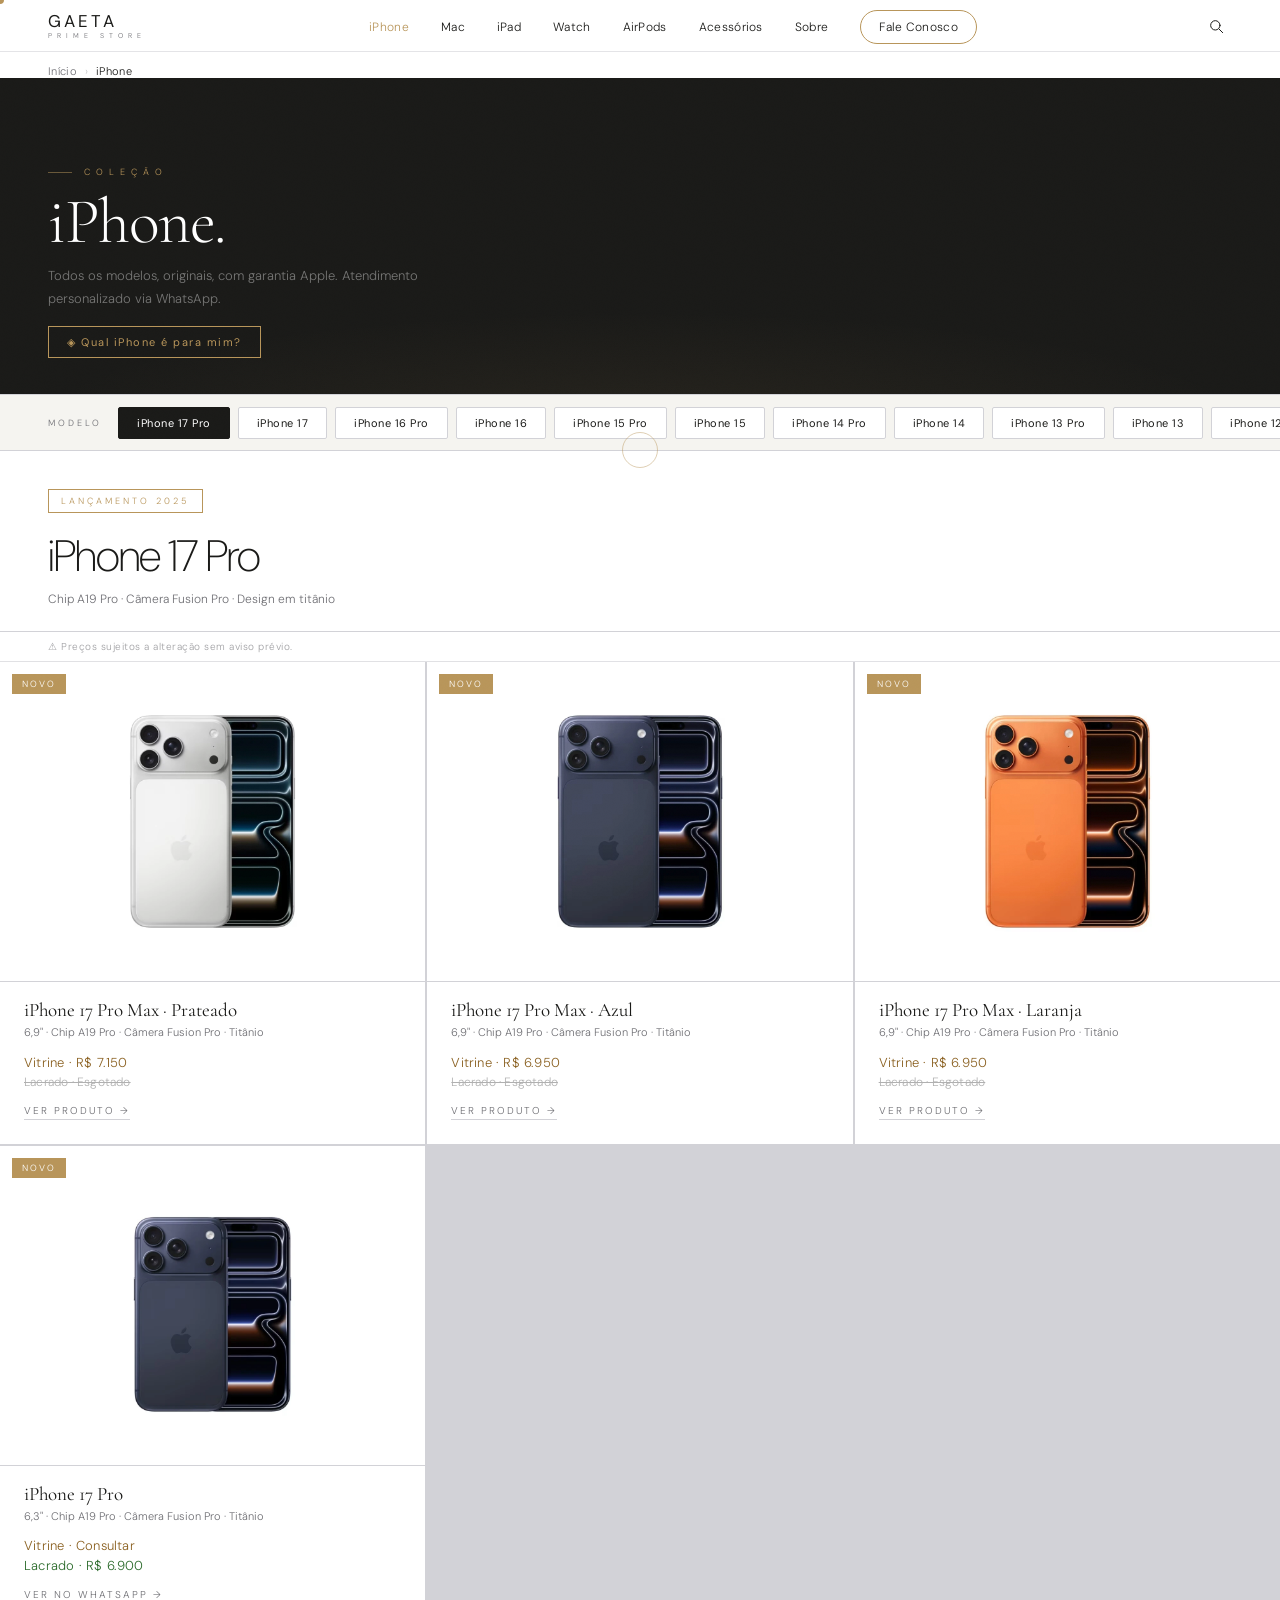
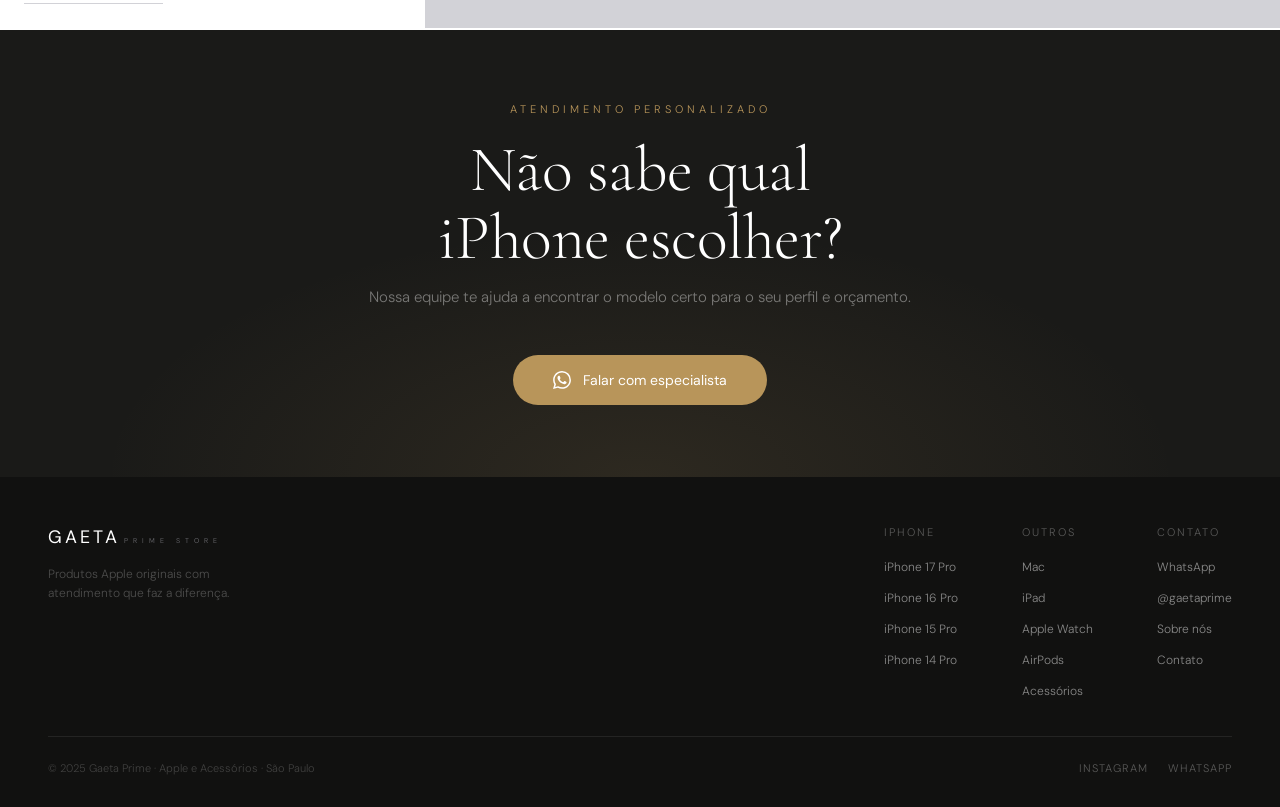
<file: iphone.html>
<!DOCTYPE html>
<html lang="pt-BR">
<head>
  <meta charset="UTF-8">
  <meta name="viewport" content="width=device-width, initial-scale=1.0">
  <meta name="description" content="Todos os modelos de iPhone originais. Lacrados com garantia Apple de 12 meses. Atendimento personalizado via WhatsApp.">
  <meta property="og:title" content="iPhone · Gaeta Prime — Todos os Modelos Originais">
  <meta property="og:description" content="iPhone 17 Pro, 16 Pro, 16, 15 e mais. Originais, lacrados, com garantia Apple. Atendimento via WhatsApp em SP e entrega para todo o Brasil.">
  <meta property="og:type" content="website">
  <meta property="og:url" content="https://gaetaprime.com.br/iphone">
  <meta property="og:image" content="https://gaetaprime.com.br/img/og-cover.jpg">
  <meta property="og:image:width" content="1200">
  <meta property="og:image:height" content="630">
  <meta name="twitter:card" content="summary_large_image">
  <meta name="twitter:title" content="iPhone · Gaeta Prime — Todos os Modelos Originais">
  <meta name="twitter:description" content="iPhone 17 Pro, 16 Pro, 16, 15 e mais. Originais, lacrados, com garantia Apple. Atendimento via WhatsApp.">
  <meta name="twitter:image" content="https://gaetaprime.com.br/img/og-cover.jpg">
  <link rel="canonical" href="https://gaetaprime.com.br/iphone">
  <title>iPhone · Gaeta Prime — Originais com Garantia Apple</title>
  <link rel="icon" href="/favicon.ico" sizes="32x32">
  <link rel="icon" href="/favicon.svg" type="image/svg+xml">
  <link rel="apple-touch-icon" href="/apple-touch-icon.png">
  <link rel="preconnect" href="https://fonts.googleapis.com">
  <link rel="preconnect" href="https://fonts.gstatic.com" crossorigin>
  <link rel="stylesheet" href="https://fonts.googleapis.com/css2?family=Cormorant+Garamond:ital,wght@0,300;0,400;0,500;1,300;1,400&family=DM+Sans:wght@300;400;500&display=swap">
  <link rel="stylesheet" href="style.css">
  <style>
    .page-header{
      padding: calc(var(--nav-h) + 36px) 48px 36px;
      background: var(--grafite);
      position: relative; overflow: hidden;
    }
    .page-header::before{
      content:'';position:absolute;inset:0;
      background: radial-gradient(ellipse 80% 60% at 50% 110%, rgba(184,149,90,.08), transparent 60%);
    }
    .page-header-content{ position:relative; z-index:1; }
    .page-eyebrow{ font-size:9px;letter-spacing:6px;color:var(--cobre);margin-bottom:14px;display:flex;align-items:center;gap:12px; }
    .page-eyebrow::before{ content:'';display:block;width:24px;height:.5px;background:var(--cobre);opacity:.5; }
    .page-title{
      font-family:'Cormorant Garamond',serif;
      font-size:clamp(36px,5vw,64px);font-weight:300;
      color:#fff;letter-spacing:-1.5px;line-height:.95;
      margin-bottom:14px;
    }
    .page-sub{ font-size:13px;color:rgba(255,255,255,.4);line-height:1.75;max-width:440px; }

    /* ─── FAMILY TABS ─── */
    .family-tabs {
      position: sticky; top: var(--nav-h); z-index: 100;
      background: var(--off); border-bottom: 0.5px solid var(--borda);
      overflow-x: auto; scrollbar-width: none;
      display: flex; align-items: center;
      padding: 0 48px; gap: 8px; flex-wrap: nowrap;
      height: 56px;
    }
    .family-tabs::-webkit-scrollbar { display: none; }
    .family-tabs-label {
      font-size: 9px; letter-spacing: 3px; color: var(--cinza);
      margin-right: 8px; white-space: nowrap; flex-shrink: 0;
    }
    .family-tab {
      padding: 8px 18px; border: 0.5px solid var(--borda);
      background: #fff; font-size: 11px; letter-spacing: .5px;
      color: var(--grafite); border-radius: 2px; cursor: pointer;
      transition: all .2s; white-space: nowrap; font-family: inherit;
    }
    .family-tab:hover { border-color: var(--grafite); }
    .family-tab.ativo { background: var(--grafite); color: #fff; border-color: var(--grafite); }

    /* ─── FAMILY SECTION ─── */
    .family-section { display: none; }
    .family-section.ativo { display: block; }

    .family-header {
      padding: 32px 48px 24px;
      border-bottom: 0.5px solid var(--borda);
      display: flex; align-items: flex-end; justify-content: space-between;
    }
    .family-titulo { font-size: clamp(26px, 3.5vw, 44px); font-weight: 200; letter-spacing: -1px; }
    .family-sub { font-size: 12px; color: var(--cinza); margin-top: 6px; }
    .family-badge {
      display: inline-block;
      font-size: 9px; letter-spacing: 3px; padding: 5px 12px;
      border: 1px solid var(--cobre); color: var(--cobre);
      align-self: flex-start; margin-top: 6px; margin-bottom: 14px;
    }

    /* ─── PRODUCT GRID ─── */
    .family-grid {
      display: grid; grid-template-columns: repeat(3, 1fr);
      gap: 2px; background: var(--borda);
    }
    /* Quando a grid tem só 1 ou 2 filhos, limita a largura */
    .family-grid:has(> :last-child:nth-child(1)) { grid-template-columns: 1fr; max-width: 420px; }
    .family-grid:has(> :last-child:nth-child(2)) { grid-template-columns: repeat(2, 1fr); max-width: 840px; }

    @media (max-width: 900px) {
      .page-header{ padding:calc(var(--nav-h) + 40px) 24px 40px; }
      .family-tabs { padding: 0 24px; }
      .family-header { padding: 24px 24px 20px; flex-direction: column; align-items: flex-start; gap: 8px; }
      .family-grid { grid-template-columns: 1fr 1fr; max-width: none; }
    }
    @media (max-width: 480px) {
      .family-grid { grid-template-columns: 1fr; max-width: none; }
    }

    /* ─── AVISO DE PREÇO ─── */
    .price-notice {
      padding: 8px 48px;
      font-size: 10px;
      letter-spacing: .5px;
      color: var(--cinza);
      opacity: .65;
      border-bottom: 0.5px solid var(--borda);
    }

    @media (max-width: 900px) {
      .price-notice { padding: 8px 24px; }
    }
  </style>
</head>
<body>
  <div class="film-grain"></div>
  <div id="scroll-bar"></div>
  <div class="cursor-ring" id="cursor-ring"></div>
  <div class="cursor-dot"  id="cursor-dot"></div>

  <nav class="nav" id="nav">
    <a href="index.html" class="nav-logo">
      <span class="nav-logo-g">GAETA</span>
      <span class="nav-logo-p">PRIME STORE</span>
    </a>
    <ul class="nav-links">
      <li><a href="iphone.html" style="color:var(--cobre);">iPhone</a></li>
      <li><a href="mac.html">Mac</a></li>
      <li><a href="ipad.html">iPad</a></li>
      <li><a href="watch.html">Watch</a></li>
      <li><a href="airpods.html">AirPods</a></li>
      <li><a href="acessorios.html">Acessórios</a></li>
      <li><a href="sobre.html">Sobre</a></li>
      <li><a href="contato.html" class="nav-wpp">Fale Conosco</a></li>
    </ul>
    <button class="nav-hamburger" id="nav-hamburger" aria-label="Menu">
      <span></span><span></span><span></span>
    </button>
  </nav>

  <!-- MOBILE MENU -->
  <div class="nav-mobile-menu" id="nav-mobile-menu">
    <a href="index.html">Início</a>
    <a href="iphone.html">iPhone</a>
    <a href="mac.html">Mac</a>
    <a href="ipad.html">iPad</a>
    <a href="watch.html">Watch</a>
    <a href="airpods.html">AirPods</a>
    <a href="acessorios.html">Acessórios</a>
    <a href="sobre.html">Sobre</a>
    <a href="contato.html" class="nav-wpp-mobile">FALE CONOSCO →</a>
  </div>

  <!-- BREADCRUMB -->
  <nav class="breadcrumb" aria-label="Navegação">
    <a href="index.html">Início</a>
    <span class="breadcrumb-sep">›</span>
    <span class="breadcrumb-current">iPhone</span>
  </nav>

  <!-- PAGE HEADER -->
  <div class="page-header">
    <div class="page-header-content">
      <p class="page-eyebrow">COLEÇÃO</p>
      <h1 class="page-title gw-phrase">iPhone.</h1>
      <p class="page-sub">Todos os modelos, originais, com garantia Apple. Atendimento personalizado via WhatsApp.</p>
      <button onclick="document.getElementById('guia-modal').style.display='flex'" style="margin-top:16px; background:none; border:0.5px solid var(--cobre); color:var(--cobre); font-family:inherit; font-size:11px; letter-spacing:1.5px; padding:8px 18px; cursor:pointer; display:inline-flex; align-items:center; gap:8px; transition:all .2s;" onmouseover="this.style.background='var(--cobre)';this.style.color='#fff'" onmouseout="this.style.background='none';this.style.color='var(--cobre)'">
        ◈ Qual iPhone é para mim?
      </button>
    </div>
  </div>

  <!-- GUIA DE COMPRA MODAL -->
  <div id="guia-modal" style="display:none; position:fixed; inset:0; z-index:9999; background:rgba(26,26,24,.92); backdrop-filter:blur(20px); align-items:center; justify-content:center; padding:24px;">
    <div style="background:#fff; max-width:640px; width:100%; max-height:90vh; overflow-y:auto; padding:48px 40px; position:relative;">
      <button onclick="document.getElementById('guia-modal').style.display='none'" style="position:absolute; top:16px; right:20px; background:none; border:none; font-size:22px; cursor:pointer; color:var(--cinza); line-height:1;">×</button>
      <p style="font-size:10px; letter-spacing:4px; color:var(--cobre); margin-bottom:16px;">GUIA DE COMPRA</p>
      <h2 style="font-family:'Cormorant Garamond',serif; font-size:28px; font-weight:300; line-height:1.1; margin-bottom:32px; letter-spacing:-.5px;">Qual iPhone é o certo<br>para você?</h2>
      <div style="display:flex; flex-direction:column; gap:0;">
        <div style="padding:20px 0; border-bottom:0.5px solid var(--borda);">
          <p style="font-size:13px; font-weight:400; margin-bottom:8px;">Quero o melhor do melhor — câmera profissional, chip mais rápido e tela grande.</p>
          <p style="font-size:12px; color:var(--cobre);">→ iPhone 17 Pro Max / 16 Pro Max</p>
        </div>
        <div style="padding:20px 0; border-bottom:0.5px solid var(--borda);">
          <p style="font-size:13px; font-weight:400; margin-bottom:8px;">Quero um Pro, mas prefiro um tamanho mais compacto.</p>
          <p style="font-size:12px; color:var(--cobre);">→ iPhone 17 Pro / 16 Pro</p>
        </div>
        <div style="padding:20px 0; border-bottom:0.5px solid var(--borda);">
          <p style="font-size:13px; font-weight:400; margin-bottom:8px;">Quero um iPhone completo com boa câmera, sem precisar de Pro.</p>
          <p style="font-size:12px; color:var(--cobre);">→ iPhone 17 / 16 / 16 Plus</p>
        </div>
        <div style="padding:20px 0; border-bottom:0.5px solid var(--borda);">
          <p style="font-size:13px; font-weight:400; margin-bottom:8px;">Quero trocar de iPhone com menor investimento, mas sem abrir mão de qualidade.</p>
          <p style="font-size:12px; color:var(--cobre);">→ iPhone 15 Pro / 15 / 14 Pro</p>
        </div>
        <div style="padding:20px 0;">
          <p style="font-size:13px; font-weight:400; margin-bottom:8px;">Quero o melhor custo-benefício para uso básico a intermediário.</p>
          <p style="font-size:12px; color:var(--cobre);">→ iPhone 13 / 12 Pro</p>
        </div>
      </div>
      <a href="https://wa.me/5511999999999?text=Ol%C3%A1%21+Preciso+de+ajuda+para+escolher+um+iPhone." target="_blank" rel="noopener" style="display:block; text-align:center; margin-top:32px; padding:14px 32px; background:var(--grafite); color:#fff; font-size:12px; letter-spacing:1px; transition:background .2s;" onmouseover="this.style.background='var(--cobre)'" onmouseout="this.style.background='var(--grafite)'">
        Prefere que a gente recomende? Fale no WhatsApp →
      </a>
    </div>
  </div>

  <!-- FAMILY TABS -->
  <nav class="family-tabs" id="family-tabs">
    <span class="family-tabs-label">MODELO</span>
    <button class="family-tab ativo" data-family="ip17pro">iPhone 17 Pro</button>
    <button class="family-tab" data-family="ip17">iPhone 17</button>
    <button class="family-tab" data-family="ip16pro">iPhone 16 Pro</button>
    <button class="family-tab" data-family="ip16">iPhone 16</button>
    <button class="family-tab" data-family="ip15pro">iPhone 15 Pro</button>
    <button class="family-tab" data-family="ip15">iPhone 15</button>
    <button class="family-tab" data-family="ip14pro">iPhone 14 Pro</button>
    <button class="family-tab" data-family="ip14">iPhone 14</button>
    <button class="family-tab" data-family="ip13pro">iPhone 13 Pro</button>
    <button class="family-tab" data-family="ip13">iPhone 13</button>
    <button class="family-tab" data-family="ip12pro">iPhone 12 Pro</button>
    <button class="family-tab" data-family="ip12">iPhone 12</button>
  </nav>

  <!-- ═══════════════════════════════════════════
       FAMÍLIAS
  ═══════════════════════════════════════════ -->

  <!-- iPhone 17 Pro -->
  <div class="family-section ativo" id="ip17pro">
    <div class="family-header">
      <div>
        <span class="family-badge">LANÇAMENTO 2025</span>
        <h2 class="family-titulo">iPhone 17 Pro</h2>
        <p class="family-sub">Chip A19 Pro · Câmera Fusion Pro · Design em titânio</p>
      </div>
    </div>
    <p class="price-notice">⚠ Preços sujeitos a alteração sem aviso prévio.</p>
    <div class="family-grid">
      <!-- Prateado -->
      <a href="produto.html?id=iphone-17-pro-max-prateado" class="prod-card">
        <span class="prod-badge badge-novo">NOVO</span>
        <div class="prod-foto">
          <img src="img/iphone-17-pro-max-prateado-1.webp" alt="iPhone 17 Pro Max Prateado" loading="lazy">
        </div>
        <div class="prod-info">
          <h3 class="prod-nome">iPhone 17 Pro Max · Prateado</h3>
          <p class="prod-spec">6,9" · Chip A19 Pro · Câmera Fusion Pro · Titânio</p>
          <div class="prod-precos">
            <span class="prod-preco-cond prc-vitrine">Vitrine · R$ 7.150</span>
            <span class="prod-preco-cond prc-off">Lacrado · Esgotado</span>
          </div>
          <div class="prod-cta-row">
            <span class="prod-ver">VER PRODUTO →</span>
          </div>
        </div>
      </a>
      <!-- Azul -->
      <a href="produto.html?id=iphone-17-pro-max-azul" class="prod-card">
        <span class="prod-badge badge-novo">NOVO</span>
        <div class="prod-foto">
          <img src="img/iphone-17-pro-max-azul-profundo-1.webp" alt="iPhone 17 Pro Max Azul" loading="lazy">
        </div>
        <div class="prod-info">
          <h3 class="prod-nome">iPhone 17 Pro Max · Azul</h3>
          <p class="prod-spec">6,9" · Chip A19 Pro · Câmera Fusion Pro · Titânio</p>
          <div class="prod-precos">
            <span class="prod-preco-cond prc-vitrine">Vitrine · R$ 6.950</span>
            <span class="prod-preco-cond prc-off">Lacrado · Esgotado</span>
          </div>
          <div class="prod-cta-row">
            <span class="prod-ver">VER PRODUTO →</span>
          </div>
        </div>
      </a>
      <!-- Laranja -->
      <a href="produto.html?id=iphone-17-pro-max-laranja" class="prod-card">
        <span class="prod-badge badge-novo">NOVO</span>
        <div class="prod-foto">
          <img src="img/iphone-17-pro-max-laranja-cosmico-1.webp" alt="iPhone 17 Pro Max Laranja Cósmico" loading="lazy">
        </div>
        <div class="prod-info">
          <h3 class="prod-nome">iPhone 17 Pro Max · Laranja</h3>
          <p class="prod-spec">6,9" · Chip A19 Pro · Câmera Fusion Pro · Titânio</p>
          <div class="prod-precos">
            <span class="prod-preco-cond prc-vitrine">Vitrine · R$ 6.950</span>
            <span class="prod-preco-cond prc-off">Lacrado · Esgotado</span>
          </div>
          <div class="prod-cta-row">
            <span class="prod-ver">VER PRODUTO →</span>
          </div>
        </div>
      </a>
      <a href="produto.html?id=iphone-17-pro" class="prod-card">
        <span class="prod-badge badge-novo">NOVO</span>
        <div class="prod-foto">
          <img src="img/iphone-17-pro-azul-profundo-1.webp" alt="iPhone 17 Pro Azul Profundo" loading="lazy">
        </div>
        <div class="prod-info">
          <h3 class="prod-nome">iPhone 17 Pro</h3>
          <p class="prod-spec">6,3" · Chip A19 Pro · Câmera Fusion Pro · Titânio</p>
          <div class="prod-precos">
            <span class="prod-preco-cond prc-vitrine">Vitrine · Consultar</span>
            <span class="prod-preco-cond prc-lacrado">Lacrado · R$ 6.900</span>
          </div>
          <div class="prod-cta-row">
            <span class="prod-ver">VER NO WHATSAPP →</span>
          </div>
        </div>
      </a>
    </div>
  </div>

  <!-- iPhone 17 -->
  <div class="family-section" id="ip17">
    <div class="family-header">
      <div>
        <span class="family-badge">LANÇAMENTO 2025</span>
        <h2 class="family-titulo">iPhone 17</h2>
        <p class="family-sub">Chip A18 · Câmera 48MP · USB-C · Dynamic Island</p>
      </div>
    </div>
    <p class="price-notice">⚠ Preços sujeitos a alteração sem aviso prévio.</p>
    <div class="family-grid">
      <a href="produto.html?id=iphone-17" class="prod-card">
        <span class="prod-badge badge-novo">NOVO</span>
        <div class="prod-foto">
          <img src="img/iphone-17-lavanda-1.webp" alt="iPhone 17 Lavanda" loading="lazy">
        </div>
        <div class="prod-info">
          <h3 class="prod-nome">iPhone 17</h3>
          <p class="prod-spec">6,1" · Chip A18 · Câmera 48MP · Dynamic Island</p>
          <div class="prod-precos">
            <span class="prod-preco-cond prc-vitrine">Vitrine · Consultar</span>
            <span class="prod-preco-cond prc-lacrado">Lacrado · Consultar</span>
          </div>
          <div class="prod-cta-row">
            <span class="prod-ver">VER NO WHATSAPP →</span>
          </div>
        </div>
      </a>
    </div>
  </div>

  <!-- iPhone 16 Pro -->
  <div class="family-section" id="ip16pro">
    <div class="family-header">
      <div>
        <span class="family-badge">2024</span>
        <h2 class="family-titulo">iPhone 16 Pro</h2>
        <p class="family-sub">Chip A18 Pro · Camera Control · Zoom óptico 5x · Titânio</p>
      </div>
    </div>
    <p class="price-notice">⚠ Preços sujeitos a alteração sem aviso prévio.</p>
    <div class="family-grid">
      <a href="produto.html?id=iphone-16-pro-max" class="prod-card">
        <span class="prod-badge badge-novo">NOVO</span>
        <div class="prod-foto">
          <img src="img/iphone-16-pro-max-capa.webp" alt="iPhone 16 Pro Max Titânio Natural" loading="lazy">
        </div>
        <div class="prod-info">
          <h3 class="prod-nome">iPhone 16 Pro Max</h3>
          <p class="prod-spec">6,9" · A18 Pro · Camera Control · Zoom 5x</p>
          <div class="prod-precos">
            <span class="prod-preco-cond prc-vitrine">Vitrine · a partir de R$ 5.250</span>
            <span class="prod-preco-cond prc-off">Lacrado · Consultar</span>
          </div>
          <div class="prod-cta-row">
            <span class="prod-ver">VER NO WHATSAPP →</span>
          </div>
        </div>
      </a>
      <a href="produto.html?id=iphone-16-pro" class="prod-card">
        <span class="prod-badge badge-novo">NOVO</span>
        <div class="prod-foto">
          <img src="img/iphone-16-pro-titanio-deserto-1.webp" alt="iPhone 16 Pro Titânio Deserto" loading="lazy">
        </div>
        <div class="prod-info">
          <h3 class="prod-nome">iPhone 16 Pro</h3>
          <p class="prod-spec">6,3" · A18 Pro · Camera Control · Zoom 5x</p>
          <div class="prod-precos">
            <span class="prod-preco-cond prc-vitrine">Vitrine · a partir de R$ 4.450</span>
            <span class="prod-preco-cond prc-off">Lacrado · Consultar</span>
          </div>
          <div class="prod-cta-row">
            <span class="prod-ver">VER NO WHATSAPP →</span>
          </div>
        </div>
      </a>
    </div>
  </div>

  <!-- iPhone 16 -->
  <div class="family-section" id="ip16">
    <div class="family-header">
      <div>
        <span class="family-badge">2024</span>
        <h2 class="family-titulo">iPhone 16</h2>
        <p class="family-sub">Chip A16 Bionic · Camera Control · USB-C · Dynamic Island</p>
      </div>
    </div>
    <p class="price-notice">⚠ Preços sujeitos a alteração sem aviso prévio.</p>
    <div class="family-grid">
      <a href="produto.html?id=iphone-16-plus" class="prod-card prod-card-esgotado">
        <span class="prod-badge badge-esgotado">ESGOTADO</span>
        <div class="prod-foto">
          <img src="img/iphone-16-plus-ultramarino-1.webp" alt="iPhone 16 Plus Ultramarino" style="width:100%;height:100%;object-fit:contain;">
        </div>
        <div class="prod-info">
          <h3 class="prod-nome">iPhone 16 Plus</h3>
          <p class="prod-spec">6,7" · A16 Bionic · Bateria extra · USB-C</p>
          <div class="prod-precos">
            <span class="prod-preco-cond prc-off">Vitrine · Esgotado</span>
            <span class="prod-preco-cond prc-off">Lacrado · Esgotado</span>
          </div>
          <div class="prod-cta-row">
            <span class="prod-ver" style="color:var(--cinza);">INDISPONÍVEL</span>
          </div>
        </div>
      </a>
      <a href="produto.html?id=iphone-16" class="prod-card">
        <div class="prod-foto">
          <img src="img/iphone-16-finish-select-202409-6-1inch_AV1.webp" alt="iPhone 16 Ultramarino" style="width:100%;height:100%;object-fit:contain;">
        </div>
        <div class="prod-info">
          <h3 class="prod-nome">iPhone 16</h3>
          <p class="prod-spec">6,1" · A16 Bionic · Camera Control · USB-C</p>
          <div class="prod-precos">
            <span class="prod-preco-cond prc-vitrine">Vitrine · R$ 3.750</span>
            <span class="prod-preco-cond prc-off">Lacrado · Consultar</span>
          </div>
          <div class="prod-cta-row">
            <span class="prod-ver">VER NO WHATSAPP →</span>
          </div>
        </div>
      </a>
    </div>
  </div>

  <!-- iPhone 15 Pro -->
  <div class="family-section" id="ip15pro">
    <div class="family-header">
      <div>
        <span class="family-badge">2023</span>
        <h2 class="family-titulo">iPhone 15 Pro</h2>
        <p class="family-sub">Chip A17 Pro · Titânio · USB-C 3 · Action Button</p>
      </div>
    </div>
    <p class="price-notice">⚠ Preços sujeitos a alteração sem aviso prévio.</p>
    <div class="family-grid">
      <a href="produto.html?id=iphone-15-pro-max" class="prod-card">
        <div class="prod-foto">
          <img src="img/iphone-15-pro-max-titanio-natural-1.webp" alt="iPhone 15 Pro Max Titânio Natural" loading="lazy">
        </div>
        <div class="prod-info">
          <h3 class="prod-nome">iPhone 15 Pro Max</h3>
          <p class="prod-spec">6,7" · A17 Pro · Zoom óptico 5x · Titânio</p>
          <div class="prod-precos">
            <span class="prod-preco-cond prc-vitrine">Vitrine · a partir de R$ 4.300</span>
            <span class="prod-preco-cond prc-off">Lacrado · Consultar</span>
          </div>
          <div class="prod-cta-row">
            <span class="prod-ver">VER NO WHATSAPP →</span>
          </div>
        </div>
      </a>
      <a href="produto.html?id=iphone-15-pro" class="prod-card">
        <div class="prod-foto">
          <img src="img/iphone-15-pro-titanio-natural-1.webp" alt="iPhone 15 Pro Titânio Natural" loading="lazy">
        </div>
        <div class="prod-info">
          <h3 class="prod-nome">iPhone 15 Pro</h3>
          <p class="prod-spec">6,1" · A17 Pro · Titânio natural · USB-C 3</p>
          <div class="prod-precos">
            <span class="prod-preco-cond prc-vitrine">Vitrine · a partir de R$ 3.550</span>
            <span class="prod-preco-cond prc-off">Lacrado · Consultar</span>
          </div>
          <div class="prod-cta-row">
            <span class="prod-ver">VER NO WHATSAPP →</span>
          </div>
        </div>
      </a>
    </div>
  </div>

  <!-- iPhone 15 -->
  <div class="family-section" id="ip15">
    <div class="family-header">
      <div>
        <span class="family-badge">2023</span>
        <h2 class="family-titulo">iPhone 15</h2>
        <p class="family-sub">Chip A16 Bionic · Dynamic Island · USB-C · 48MP</p>
      </div>
    </div>
    <p class="price-notice">⚠ Preços sujeitos a alteração sem aviso prévio.</p>
    <div class="family-grid">
      <a href="produto.html?id=iphone-15-plus" class="prod-card prod-card-esgotado">
        <span class="prod-badge badge-esgotado">ESGOTADO</span>
        <div class="prod-foto">
          <img src="img/iphone-15-plus-rosa-1.webp" alt="iPhone 15 Plus Rosa" loading="lazy">
        </div>
        <div class="prod-info">
          <h3 class="prod-nome">iPhone 15 Plus</h3>
          <p class="prod-spec">6,7" · A16 Bionic · Dynamic Island · USB-C</p>
          <div class="prod-precos">
            <span class="prod-preco-cond prc-off">Vitrine · Esgotado</span>
            <span class="prod-preco-cond prc-off">Lacrado · Esgotado</span>
          </div>
          <div class="prod-cta-row">
            <span class="prod-ver" style="color:var(--cinza);">INDISPONÍVEL</span>
          </div>
        </div>
      </a>
      <a href="produto.html?id=iphone-15" class="prod-card">
        <div class="prod-foto">
          <img src="img/iphone-15-rosa-1.webp" alt="iPhone 15 Rosa" loading="lazy">
        </div>
        <div class="prod-info">
          <h3 class="prod-nome">iPhone 15</h3>
          <p class="prod-spec">6,1" · A16 Bionic · Dynamic Island · USB-C</p>
          <div class="prod-precos">
            <span class="prod-preco-cond prc-vitrine">Vitrine · R$ 2.860</span>
            <span class="prod-preco-cond prc-lacrado">Lacrado · Consultar</span>
          </div>
          <div class="prod-cta-row">
            <span class="prod-ver">VER NO WHATSAPP →</span>
          </div>
        </div>
      </a>
    </div>
  </div>

  <!-- iPhone 14 Pro -->
  <div class="family-section" id="ip14pro">
    <div class="family-header">
      <div>
        <span class="family-badge">2022</span>
        <h2 class="family-titulo">iPhone 14 Pro</h2>
        <p class="family-sub">Chip A16 Bionic · Dynamic Island · Always-On Display · 48MP</p>
      </div>
    </div>
    <p class="price-notice">⚠ Preços sujeitos a alteração sem aviso prévio.</p>
    <div class="family-grid">
      <a href="produto.html?id=iphone-14-pro-max" class="prod-card">
        <div class="prod-foto">
          <img src="img/iphone-14-pro-max-roxo-profundo-1.webp" alt="iPhone 14 Pro Max Roxo-Profundo" loading="lazy">
        </div>
        <div class="prod-info">
          <h3 class="prod-nome">iPhone 14 Pro Max</h3>
          <p class="prod-spec">6,7" · A16 Bionic · Always-On · Dynamic Island</p>
          <div class="prod-precos">
            <span class="prod-preco-cond prc-vitrine">Vitrine · a partir de R$ 3.450</span>
            <span class="prod-preco-cond prc-off">Lacrado · Consultar</span>
          </div>
          <div class="prod-cta-row">
            <span class="prod-ver">VER NO WHATSAPP →</span>
          </div>
        </div>
      </a>
      <a href="produto.html?id=iphone-14-pro" class="prod-card">
        <div class="prod-foto">
          <img src="img/iphone-14-pro-roxo-profundo-1.webp" alt="iPhone 14 Pro Roxo-Profundo" loading="lazy">
        </div>
        <div class="prod-info">
          <h3 class="prod-nome">iPhone 14 Pro</h3>
          <p class="prod-spec">6,1" · A16 Bionic · Always-On · Dynamic Island</p>
          <div class="prod-precos">
            <span class="prod-preco-cond prc-vitrine">Vitrine · R$ 2.880</span>
            <span class="prod-preco-cond prc-off">Lacrado · Consultar</span>
          </div>
          <div class="prod-cta-row">
            <span class="prod-ver">VER NO WHATSAPP →</span>
          </div>
        </div>
      </a>
    </div>
  </div>

  <!-- iPhone 14 -->
  <div class="family-section" id="ip14">
    <div class="family-header">
      <div>
        <span class="family-badge">2022</span>
        <h2 class="family-titulo">iPhone 14</h2>
        <p class="family-sub">Chip A15 Bionic · Crash Detection · USB-C · Modo Ação</p>
      </div>
    </div>
    <p class="price-notice">⚠ Preços sujeitos a alteração sem aviso prévio.</p>
    <div class="family-grid">
<a href="produto.html?id=iphone-14" class="prod-card">
        <div class="prod-foto">
          <img src="img/iphone-14-meia-noite-1.webp" alt="iPhone 14 Meia-noite" loading="lazy">
        </div>
        <div class="prod-info">
          <h3 class="prod-nome">iPhone 14</h3>
          <p class="prod-spec">6,1" · A15 Bionic · Crash Detection · Emergency SOS</p>
          <div class="prod-precos">
            <span class="prod-preco-cond prc-vitrine">Vitrine · R$ 2.190</span>
            <span class="prod-preco-cond prc-off">Lacrado · Consultar</span>
          </div>
          <div class="prod-cta-row">
            <span class="prod-ver">VER NO WHATSAPP →</span>
          </div>
        </div>
      </a>
    </div>
  </div>

  <!-- iPhone 13 Pro -->
  <div class="family-section" id="ip13pro">
    <div class="family-header">
      <div>
        <span class="family-badge">2021</span>
        <h2 class="family-titulo">iPhone 13 Pro</h2>
        <p class="family-sub">Chip A15 Bionic · ProMotion 120Hz · Zoom óptico 3x · Aço inoxidável</p>
      </div>
    </div>
    <p class="price-notice">⚠ Preços sujeitos a alteração sem aviso prévio.</p>
    <div class="family-grid">
      <a href="produto.html?id=iphone-13-pro-max" class="prod-card">
        <div class="prod-foto">
          <img src="img/iphone-13-pro-max-grafite-1.webp" alt="iPhone 13 Pro Max Grafite" loading="lazy">
        </div>
        <div class="prod-info">
          <h3 class="prod-nome">iPhone 13 Pro Max</h3>
          <p class="prod-spec">6,7" · A15 Bionic · ProMotion 120Hz · Zoom 3x</p>
          <div class="prod-precos">
            <span class="prod-preco-cond prc-vitrine">Vitrine · R$ 2.750</span>
            <span class="prod-preco-cond prc-off">Lacrado · Consultar</span>
          </div>
          <div class="prod-cta-row">
            <span class="prod-ver">VER NO WHATSAPP →</span>
          </div>
        </div>
      </a>
      <a href="produto.html?id=iphone-13-pro" class="prod-card">
        <div class="prod-foto">
          <img src="img/iphone-13-pro-grafite-1.webp" alt="iPhone 13 Pro Grafite" loading="lazy">
        </div>
        <div class="prod-info">
          <h3 class="prod-nome">iPhone 13 Pro</h3>
          <p class="prod-spec">6,1" · A15 Bionic · ProMotion 120Hz · Zoom 3x</p>
          <div class="prod-precos">
            <span class="prod-preco-cond prc-vitrine">Vitrine · R$ 2.400</span>
            <span class="prod-preco-cond prc-off">Lacrado · Consultar</span>
          </div>
          <div class="prod-cta-row">
            <span class="prod-ver">VER NO WHATSAPP →</span>
          </div>
        </div>
      </a>
    </div>
  </div>

  <!-- iPhone 13 -->
  <div class="family-section" id="ip13">
    <div class="family-header">
      <div>
        <span class="family-badge">2021</span>
        <h2 class="family-titulo">iPhone 13</h2>
        <p class="family-sub">Chip A15 Bionic · Modo Cinematográfico · Câmera dupla 12MP</p>
      </div>
    </div>
    <p class="price-notice">⚠ Preços sujeitos a alteração sem aviso prévio.</p>
    <div class="family-grid">
      <a href="produto.html?id=iphone-13" class="prod-card">
        <div class="prod-foto">
          <img src="img/iphone-13-meia-noite-1.webp" alt="iPhone 13 Meia-noite" loading="lazy">
        </div>
        <div class="prod-info">
          <h3 class="prod-nome">iPhone 13</h3>
          <p class="prod-spec">6,1" · A15 Bionic · Modo Cinematográfico · IP68</p>
          <div class="prod-precos">
            <span class="prod-preco-cond prc-vitrine">Vitrine · R$ 1.960</span>
            <span class="prod-preco-cond prc-lacrado">Lacrado · Consultar</span>
          </div>
          <div class="prod-cta-row">
            <span class="prod-ver">VER NO WHATSAPP →</span>
          </div>
        </div>
      </a>
    </div>
  </div>

  <!-- iPhone 12 Pro -->
  <div class="family-section" id="ip12pro">
    <div class="family-header">
      <div>
        <span class="family-badge">2020</span>
        <h2 class="family-titulo">iPhone 12 Pro</h2>
        <p class="family-sub">Chip A14 Bionic · 5G · LiDAR · Aço inoxidável · OLED Super Retina XDR</p>
      </div>
    </div>
    <p class="price-notice">⚠ Preços sujeitos a alteração sem aviso prévio.</p>
    <div class="family-grid">
      <a href="produto.html?id=iphone-12-pro-max" class="prod-card prod-card-esgotado">
        <span class="prod-badge badge-esgotado">ESGOTADO</span>
        <div class="prod-foto">
          <img src="img/iphone-12-pro-max-grafite-1.webp" alt="iPhone 12 Pro Max Grafite" loading="lazy">
        </div>
        <div class="prod-info">
          <h3 class="prod-nome">iPhone 12 Pro Max</h3>
          <p class="prod-spec">6,7" · A14 Bionic · LiDAR · 5G · Zoom óptico 2,5x</p>
          <div class="prod-precos">
            <span class="prod-preco-cond prc-off">Vitrine · Esgotado</span>
            <span class="prod-preco-cond prc-off">Lacrado · Esgotado</span>
          </div>
          <div class="prod-cta-row">
            <span class="prod-ver" style="color:var(--cinza);">INDISPONÍVEL</span>
          </div>
        </div>
      </a>
      <a href="produto.html?id=iphone-12-pro" class="prod-card prod-card-esgotado">
        <span class="prod-badge badge-esgotado">ESGOTADO</span>
        <div class="prod-foto">
          <img src="img/iphone-12-pro-grafite-1.webp" alt="iPhone 12 Pro Grafite" loading="lazy">
        </div>
        <div class="prod-info">
          <h3 class="prod-nome">iPhone 12 Pro</h3>
          <p class="prod-spec">6,1" · A14 Bionic · LiDAR · 5G · Zoom óptico 2x</p>
          <div class="prod-precos">
            <span class="prod-preco-cond prc-off">Vitrine · Esgotado</span>
            <span class="prod-preco-cond prc-off">Lacrado · Esgotado</span>
          </div>
          <div class="prod-cta-row">
            <span class="prod-ver" style="color:var(--cinza);">INDISPONÍVEL</span>
          </div>
        </div>
      </a>
    </div>
  </div>

  <!-- iPhone 12 -->
  <div class="family-section" id="ip12">
    <div class="family-header">
      <div>
        <span class="family-badge">2020</span>
        <h2 class="family-titulo">iPhone 12</h2>
        <p class="family-sub">Chip A14 Bionic · 5G · Design plano · OLED Super Retina XDR</p>
      </div>
    </div>
    <p class="price-notice">⚠ Preços sujeitos a alteração sem aviso prévio.</p>
    <div class="family-grid">
      <a href="produto.html?id=iphone-12" class="prod-card">
        <div class="prod-foto">
          <img src="img/iphone-12-preto-1.webp" alt="iPhone 12 Preto" loading="lazy">
        </div>
        <div class="prod-info">
          <h3 class="prod-nome">iPhone 12</h3>
          <p class="prod-spec">6,1" · A14 Bionic · 5G · OLED · Design plano icônico</p>
          <div class="prod-precos">
            <span class="prod-preco-cond prc-vitrine">Vitrine · R$ 1.690</span>
            <span class="prod-preco-cond prc-off">Lacrado · Indisponível</span>
          </div>
          <div class="prod-cta-row">
            <span class="prod-ver">VER NO WHATSAPP →</span>
          </div>
        </div>
      </a>
    </div>
  </div>

  <!-- WPP CTA -->
  <section class="wpp-cta" style="margin-top:2px;">
    <div class="wpp-cta-content">
      <p class="wpp-cta-eyebrow">ATENDIMENTO PERSONALIZADO</p>
      <h2 class="wpp-cta-title">Não sabe qual<br>iPhone escolher?</h2>
      <p class="wpp-cta-sub">Nossa equipe te ajuda a encontrar o modelo certo para o seu perfil e orçamento.</p>
      <a href="https://wa.me/5511999999999?text=Ol%C3%A1%21+Preciso+de+ajuda+para+escolher+o+iPhone+ideal." target="_blank" rel="noopener" class="btn-wpp-lg">
        <svg viewBox="0 0 24 24" fill="currentColor"><path d="M17.472 14.382c-.297-.149-1.758-.867-2.03-.967-.273-.099-.471-.148-.67.15-.197.297-.767.966-.94 1.164-.173.199-.347.223-.644.075-.297-.15-1.255-.463-2.39-1.475-.883-.788-1.48-1.761-1.653-2.059-.173-.297-.018-.458.13-.606.134-.133.298-.347.446-.52.149-.174.198-.298.298-.497.099-.198.05-.371-.025-.52-.075-.149-.669-1.612-.916-2.207-.242-.579-.487-.5-.669-.51-.173-.008-.371-.01-.57-.01-.198 0-.52.074-.792.372-.272.297-1.04 1.016-1.04 2.479 0 1.462 1.065 2.875 1.213 3.074.149.198 2.096 3.2 5.077 4.487.709.306 1.262.489 1.694.625.712.227 1.36.195 1.871.118.571-.085 1.758-.719 2.006-1.413.248-.694.248-1.289.173-1.413-.074-.124-.272-.198-.57-.347m-5.421 7.403h-.004a9.87 9.87 0 01-5.031-1.378l-.361-.214-3.741.982.998-3.648-.235-.374a9.86 9.86 0 01-1.51-5.26c.001-5.45 4.436-9.884 9.888-9.884 2.64 0 5.122 1.03 6.988 2.898a9.825 9.825 0 012.893 6.994c-.003 5.45-4.437 9.884-9.885 9.884m8.413-18.297A11.815 11.815 0 0012.05 0C5.495 0 .16 5.335.157 11.892c0 2.096.547 4.142 1.588 5.945L.057 24l6.305-1.654a11.882 11.882 0 005.683 1.448h.005c6.554 0 11.89-5.335 11.893-11.893a11.821 11.821 0 00-3.48-8.413z"/></svg>
        Falar com especialista
      </a>
    </div>
  </section>

  <footer class="footer">
    <div class="footer-top">
      <div>
        <span class="footer-logo-g">GAETA</span>
        <span class="footer-logo-p">PRIME STORE</span>
        <p class="footer-tagline">Produtos Apple originais com atendimento que faz a diferença.</p>
      </div>
      <div class="footer-col">
        <p class="footer-col-title">IPHONE</p>
        <ul>
          <li><a href="#" onclick="switchFamily('ip17pro')">iPhone 17 Pro</a></li>
          <li><a href="#" onclick="switchFamily('ip16pro')">iPhone 16 Pro</a></li>
          <li><a href="#" onclick="switchFamily('ip15pro')">iPhone 15 Pro</a></li>
          <li><a href="#" onclick="switchFamily('ip14pro')">iPhone 14 Pro</a></li>
        </ul>
      </div>
      <div class="footer-col">
        <p class="footer-col-title">OUTROS</p>
        <ul>
          <li><a href="mac.html">Mac</a></li>
          <li><a href="ipad.html">iPad</a></li>
          <li><a href="watch.html">Apple Watch</a></li>
          <li><a href="airpods.html">AirPods</a></li>
      <li><a href="acessorios.html">Acessórios</a></li>
        </ul>
      </div>
      <div class="footer-col">
        <p class="footer-col-title">CONTATO</p>
        <ul>
          <li><a href="https://wa.me/5511999999999" target="_blank">WhatsApp</a></li>
          <li><a href="https://instagram.com/gaetaprime" target="_blank">@gaetaprime</a></li>
          <li><a href="sobre.html">Sobre nós</a></li>
          <li><a href="contato.html">Contato</a></li>
        </ul>
      </div>
    </div>
    <div class="footer-bottom">
      <p class="footer-copy">© 2025 Gaeta Prime · Apple e Acessórios · São Paulo</p>
      <div class="footer-social">
        <a href="https://instagram.com/gaetaprime" target="_blank">INSTAGRAM</a>
        <a href="https://wa.me/5511999999999" target="_blank">WHATSAPP</a>
      </div>
    </div>
  </footer>

  <script type="application/ld+json">
  {
    "@context": "https://schema.org",
    "@type": "ItemList",
    "name": "iPhone — Gaeta Prime",
    "description": "Todos os modelos de iPhone originais com garantia Apple",
    "url": "https://gaetaprime.com.br/iphone",
    "numberOfItems": 12,
    "itemListElement": [
      { "@type": "ListItem", "position": 1, "name": "iPhone 17 Pro", "url": "https://gaetaprime.com.br/iphone" },
      { "@type": "ListItem", "position": 2, "name": "iPhone 17", "url": "https://gaetaprime.com.br/iphone" },
      { "@type": "ListItem", "position": 3, "name": "iPhone 16 Pro Max", "url": "https://gaetaprime.com.br/iphone" },
      { "@type": "ListItem", "position": 4, "name": "iPhone 16 Pro", "url": "https://gaetaprime.com.br/iphone" },
      { "@type": "ListItem", "position": 5, "name": "iPhone 16", "url": "https://gaetaprime.com.br/iphone" }
    ]
  }
  </script>
  <script src="main.js"></script>
  <script>
    function switchFamily(id, doScroll) {
      const secao = document.getElementById(id);
      const tab = document.querySelector(`[data-family="${id}"]`);
      if (!secao || !tab) return;

      document.querySelectorAll('.family-section').forEach(s => s.classList.remove('ativo'));
      document.querySelectorAll('.family-tab').forEach(t => t.classList.remove('ativo'));
      secao.classList.add('ativo');
      tab.classList.add('ativo');

      if (doScroll) {
        document.querySelector('.family-tabs').scrollIntoView({ behavior: 'smooth', block: 'nearest' });
      }
      tab.scrollIntoView({ behavior: 'smooth', block: 'nearest', inline: 'center' });
    }

    document.querySelectorAll('.family-tab').forEach(btn => {
      btn.addEventListener('click', () => switchFamily(btn.dataset.family, true));
    });

    const params = new URLSearchParams(window.location.search);
    const fam = params.get('family');
    if (fam) switchFamily(fam, false);
  </script>
  <script src="gaeta-fx.js" defer></script>
  <script src="search.js" defer></script>
</body>
</html>
</file>
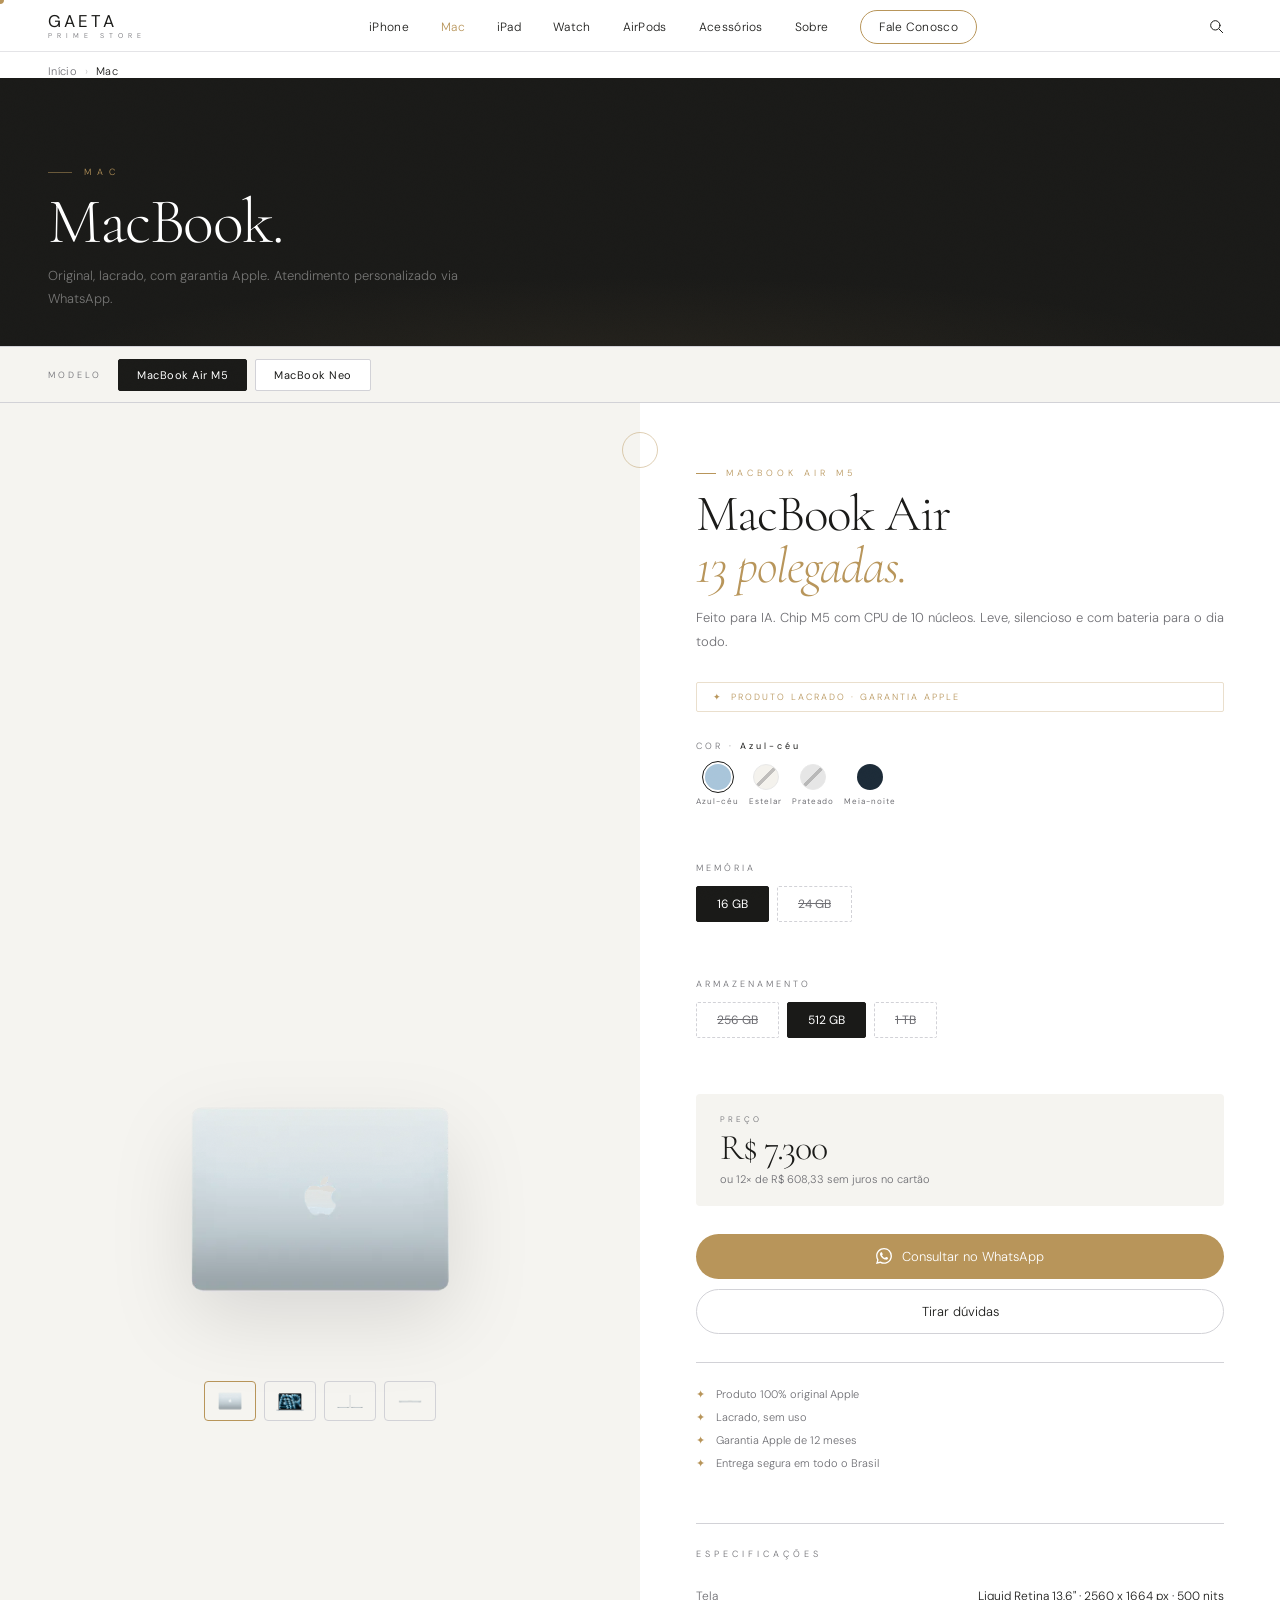
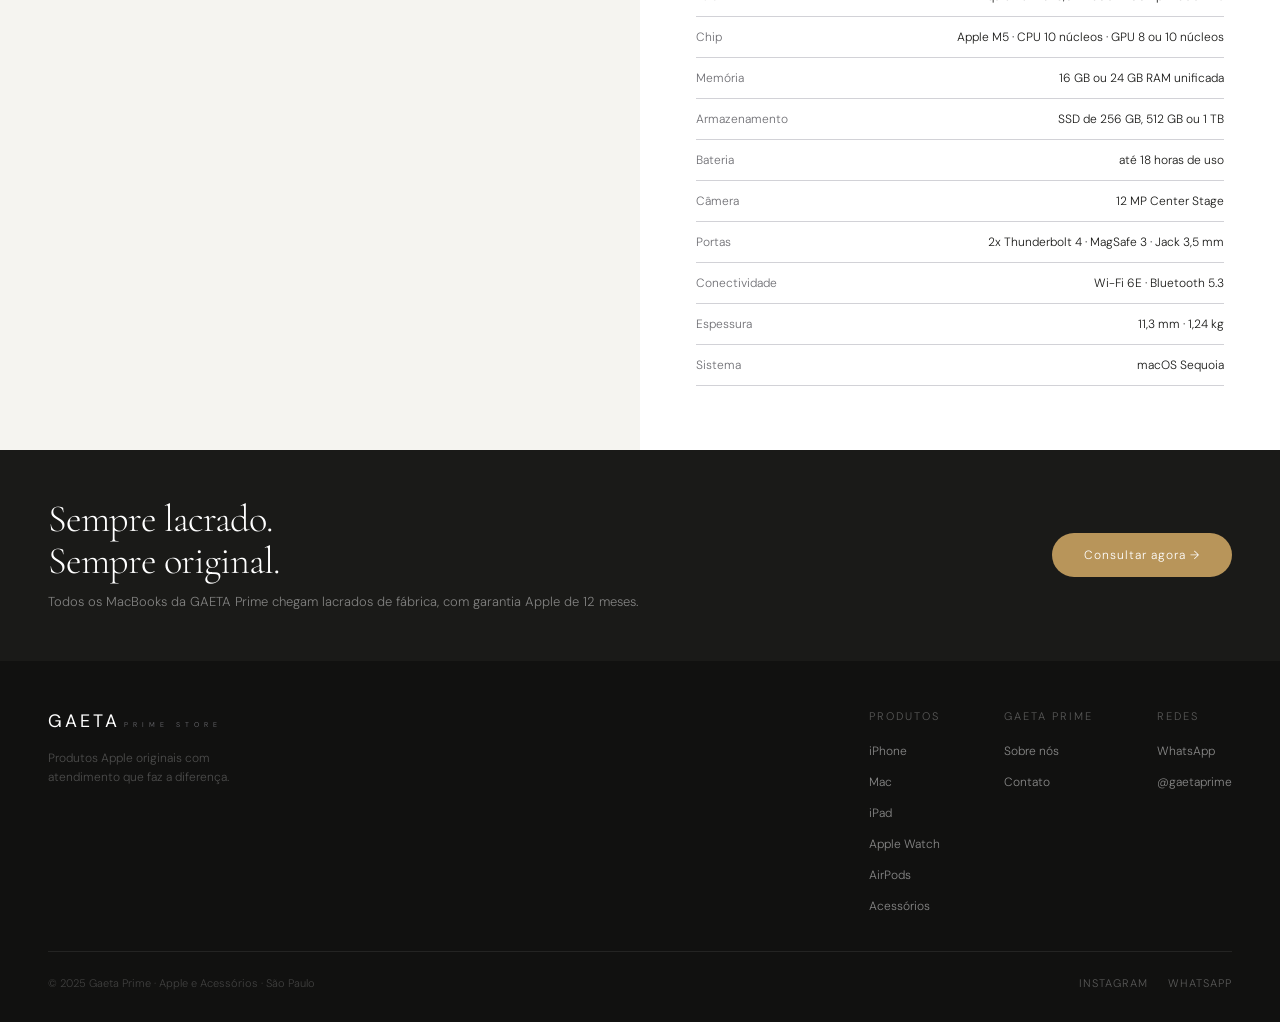
<file: mac.html>
<!DOCTYPE html>
<html lang="pt-BR">
<head>
  <meta charset="UTF-8">
  <meta name="viewport" content="width=device-width, initial-scale=1.0">
  <title>Mac · Gaeta Prime — MacBook Air M5 Original com Garantia Apple</title>
  <meta name="description" content="MacBook Air M5 e MacBook Neo originais, lacrados, com garantia Apple. Atendimento personalizado via WhatsApp em SP e entrega para todo o Brasil.">
  <meta property="og:title" content="Mac · Gaeta Prime — MacBook Air M5 Original">
  <meta property="og:description" content="MacBook Air M5 e MacBook Neo originais e lacrados. Garantia Apple, atendimento via WhatsApp em SP, entrega para todo o Brasil.">
  <meta property="og:type" content="website">
  <meta property="og:url" content="https://gaetaprime.com.br/mac">
  <meta property="og:image" content="https://gaetaprime.com.br/img/og-cover.jpg">
  <meta property="og:image:width" content="1200">
  <meta property="og:image:height" content="630">
  <meta name="twitter:card" content="summary_large_image">
  <meta name="twitter:title" content="Mac · Gaeta Prime — MacBook Air M5 Original">
  <meta name="twitter:description" content="MacBook Air M5 e MacBook Neo originais e lacrados com garantia Apple. Atendimento via WhatsApp.">
  <meta name="twitter:image" content="https://gaetaprime.com.br/img/og-cover.jpg">
  <link rel="canonical" href="https://gaetaprime.com.br/mac">
  <link rel="icon" href="/favicon.ico" sizes="32x32">
  <link rel="icon" href="/favicon.svg" type="image/svg+xml">
  <link rel="apple-touch-icon" href="/apple-touch-icon.png">
  <link rel="preconnect" href="https://fonts.googleapis.com">
  <link rel="preconnect" href="https://fonts.gstatic.com" crossorigin>
  <link rel="stylesheet" href="https://fonts.googleapis.com/css2?family=Cormorant+Garamond:ital,wght@0,300;0,400;0,500;1,300;1,400&family=DM+Sans:wght@300;400;500&display=swap">
  <link rel="stylesheet" href="style.css">
  <style>
    /* Proteção contra scroll/corte horizontal */
    html, body { max-width: 100%; overflow-x: hidden; }

    .page-header{
      padding: calc(var(--nav-h) + 36px) 48px 36px;
      background: var(--grafite);
      position: relative; overflow: hidden;
    }
    .page-header::before{
      content:'';position:absolute;inset:0;
      background: radial-gradient(ellipse 80% 60% at 50% 110%, rgba(184,149,90,.08), transparent 60%);
    }
    .page-header-content{ position:relative; z-index:1; }
    .page-eyebrow{ font-size:9px;letter-spacing:6px;color:var(--cobre);margin-bottom:14px;display:flex;align-items:center;gap:12px; }
    .page-eyebrow::before{ content:'';display:block;width:24px;height:.5px;background:var(--cobre);opacity:.5; }
    .page-title{
      font-family:'Cormorant Garamond',serif;
      font-size:clamp(36px,5vw,64px);font-weight:300;
      color:#fff;letter-spacing:-1.5px;line-height:.95;
      margin-bottom:14px;
    }
    .page-sub{ font-size:13px;color:rgba(255,255,255,.4);line-height:1.75;max-width:440px; }

    /* Produto único */
    .mac-hero{
      display:grid;grid-template-columns:1fr 1fr;
      min-height:70svh;
    }
    .mac-visual{
      background:var(--off);
      display:flex;align-items:center;justify-content:center;
      padding:48px 32px;position:relative;overflow:hidden;
    }
    .mac-visual-img{
      max-width:88%;max-height:60svh;object-fit:contain;
      filter:drop-shadow(0 32px 48px rgba(0,0,0,.15));
      animation:floatPhone 6s ease-in-out infinite;
    }
    .mac-config{
      padding:64px 56px;display:flex;flex-direction:column;gap:0;
    }

    /* Grade de configurações */
    .config-titulo{
      font-size:9px;letter-spacing:3px;color:var(--cinza);margin-bottom:12px;display:block;
    }
    .config-titulo strong{ color:var(--grafite);font-weight:400; }

    .mac-cores{ display:flex;gap:10px;flex-wrap:wrap;margin-bottom:28px; }
    .mac-cor{
      display:flex;flex-direction:column;align-items:center;gap:6px;
      cursor:pointer;background:none;border:none;
    }
    .mac-cor-circulo{
      width:26px;height:26px;border-radius:50%;
      outline:1.5px solid transparent;outline-offset:2px;
      transition:outline-color .2s,transform .15s;
    }
    .mac-cor.ativo .mac-cor-circulo{ outline-color:var(--grafite); }
    .mac-cor:hover .mac-cor-circulo{ transform:scale(1.1); }
    .mac-cor-nome{ font-size:8px;letter-spacing:1px;color:var(--cinza); }

    .mac-storage{ display:flex;gap:8px;flex-wrap:wrap;margin-bottom:28px; }
    .mac-stor-btn{
      padding:9px 20px;border:0.5px solid var(--borda);
      background:#fff;font-size:12px;color:var(--grafite);
      border-radius:2px;cursor:pointer;transition:border-color .2s,background .2s;
    }
    .mac-stor-btn:hover{ border-color:var(--grafite); }
    .mac-stor-btn.ativo{ background:var(--grafite);color:#fff;border-color:var(--grafite); }

    .mac-preco{
      background:var(--off);padding:20px 24px;border-radius:4px;margin-bottom:28px;
    }
    .mac-preco-label{ font-size:8px;letter-spacing:3px;color:var(--cinza);margin-bottom:6px; }
    .mac-preco-val{
      font-family:'Cormorant Garamond',serif;
      font-size:36px;font-weight:300;color:var(--grafite);
      letter-spacing:-1px;line-height:1;
    }

    .mac-ctas{ display:flex;flex-direction:column;gap:10px;margin-bottom:28px; }
    .btn-wpp-mac{
      display:flex;align-items:center;justify-content:center;gap:10px;
      background:var(--cobre);color:#fff;
      padding:14px 28px;border-radius:999px;font-size:13px;
      transition:background .2s;
    }
    .btn-wpp-mac:hover{ background:#a07840; }
    .btn-duvidas-mac{
      display:flex;align-items:center;justify-content:center;
      border:0.5px solid var(--borda);color:var(--grafite);
      padding:13px 28px;border-radius:999px;font-size:13px;
      background:#fff;transition:border-color .2s;
    }
    .btn-duvidas-mac:hover{ border-color:var(--grafite); }

    .mac-garantias{
      font-size:11px;color:var(--cinza);line-height:2.1;
      padding:20px 0;border-top:0.5px solid var(--borda);margin-bottom:28px;
    }
    .mac-garantias span{ color:var(--cobre);margin-right:8px; }

    /* Specs */
    .mac-specs{ border-top:0.5px solid var(--borda);padding-top:24px; }
    .mac-specs-titulo{ font-size:9px;letter-spacing:4px;color:var(--cinza);margin-bottom:16px; }
    .spec-row{
      display:flex;gap:16px;padding:12px 0;
      border-bottom:0.5px solid var(--borda);font-size:12px;
    }
    .spec-k{ color:var(--cinza);min-width:140px;flex-shrink:0; }
    .spec-v{ color:var(--grafite); }

    /* Faixa lacrado */
    .mac-lacrado-faixa{
      background:var(--grafite);padding:48px;
      display:flex;align-items:center;justify-content:space-between;
      gap:32px;flex-wrap:wrap;
    }
    .mac-lacrado-faixa h2{
      font-family:'Cormorant Garamond',serif;
      font-size:clamp(24px,3vw,40px);font-weight:300;color:#fff;letter-spacing:-1px;line-height:1.1;
    }
    .mac-lacrado-faixa p{ font-size:13px;color:rgba(255,255,255,.45);margin-top:8px;line-height:1.7; }
    .mac-lacrado-btn{
      flex-shrink:0;padding:14px 32px;border-radius:999px;
      background:var(--cobre);color:#fff;font-size:12px;letter-spacing:1px;
      white-space:nowrap;transition:background .2s;
    }
    .mac-lacrado-btn:hover{ background:#a07840; }

    /* Sem estoque */
    .sem-estoque{
      position:relative;cursor:not-allowed!important;
    }
    .sem-estoque .mac-cor-circulo{
      position:relative;opacity:.45;
    }
    .sem-estoque .mac-cor-circulo::after{
      content:'';position:absolute;inset:0;
      background:linear-gradient(135deg,transparent 44%,rgba(0,0,0,.5) 44%,rgba(0,0,0,.5) 56%,transparent 56%);
      border-radius:50%;
    }
    .sem-estoque .mac-cor-nome{
      opacity:1!important;color:var(--cinza)!important;
    }
    .mac-stor-btn.sem-estoque{
      text-decoration:line-through;
      color:var(--cinza)!important;
      border-color:var(--borda)!important;
      border-style:dashed!important;
      background:#fff!important;
    }
    /* Toast de aviso */
    .toast-se{
      position:fixed;bottom:32px;left:50%;transform:translateX(-50%) translateY(20px);
      background:var(--grafite);color:#fff;
      font-size:12px;letter-spacing:.5px;padding:14px 28px;border-radius:999px;
      opacity:0;pointer-events:none;z-index:9999;
      transition:opacity .3s,transform .3s;
      white-space:nowrap;
    }
    .toast-se.show{opacity:1;transform:translateX(-50%) translateY(0)}

    @media(max-width:900px){
      .mac-hero{ grid-template-columns:1fr; }
      .mac-visual{ min-height:280px; }
      .mac-config{ padding:40px 24px; }
      .page-header{ padding:calc(var(--nav-h) + 40px) 24px 40px; }
      .mac-lacrado-faixa{ padding:40px 24px; }
    }
    .mac-modelo-section { display: block; }
    #sec-mac-neo { display: none; }
    .ipad-filtros{
      padding:0 48px;
      background:var(--off);
      display:flex;align-items:center;gap:8px;flex-wrap:nowrap;
      overflow-x:auto;scrollbar-width:none;
      border-bottom:0.5px solid var(--borda);
      position:sticky;top:var(--nav-h);z-index:100;
      height:56px;
    }
    .ipad-filtro-label{ font-size:9px;letter-spacing:3px;color:var(--cinza);margin-right:8px; }
    .modelo-btn{
      padding:8px 18px;border:0.5px solid var(--borda);background:#fff;
      font-size:11px;letter-spacing:.5px;color:var(--grafite);
      border-radius:2px;cursor:pointer;transition:all .2s;white-space:nowrap;
      font-family:inherit;
    }
    .modelo-btn:hover{ border-color:var(--grafite); }
    .modelo-btn.ativo{ background:var(--grafite);color:#fff;border-color:var(--grafite); }
  </style>
</head>
<body>
  <div class="film-grain"></div>
  <div id="scroll-bar"></div>
  <div class="cursor-ring" id="cursor-ring"></div>
  <div class="cursor-dot"  id="cursor-dot"></div>

  <nav class="nav" id="nav">
    <a href="index.html" class="nav-logo">
      <span class="nav-logo-g">GAETA</span>
      <span class="nav-logo-p">PRIME STORE</span>
    </a>
    <ul class="nav-links">
      <li><a href="iphone.html">iPhone</a></li>
      <li><a href="mac.html" style="color:var(--cobre);">Mac</a></li>
      <li><a href="ipad.html">iPad</a></li>
      <li><a href="watch.html">Watch</a></li>
      <li><a href="airpods.html">AirPods</a></li>
      <li><a href="acessorios.html">Acessórios</a></li>
      <li><a href="sobre.html">Sobre</a></li>
      <li><a href="contato.html" class="nav-wpp">Fale Conosco</a></li>
    </ul>
    <button class="nav-hamburger" id="nav-hamburger" aria-label="Menu">
      <span></span><span></span><span></span>
    </button>
  </nav>

  <div class="nav-mobile-menu" id="nav-mobile-menu">
    <a href="index.html">Início</a>
    <a href="iphone.html">iPhone</a>
    <a href="mac.html">Mac</a>
    <a href="ipad.html">iPad</a>
    <a href="watch.html">Watch</a>
    <a href="airpods.html">AirPods</a>
    <a href="acessorios.html">Acessórios</a>
    <a href="sobre.html">Sobre</a>
    <a href="contato.html" class="nav-wpp-mobile">FALE CONOSCO →</a>
  </div>

  <!-- BREADCRUMB -->
  <nav class="breadcrumb" aria-label="Navegação">
    <a href="index.html">Início</a>
    <span class="breadcrumb-sep">›</span>
    <span class="breadcrumb-current">Mac</span>
  </nav>

  <!-- HEADER -->
  <div class="page-header">
    <div class="page-header-content">
      <p class="page-eyebrow">MAC</p>
      <h1 class="page-title gw-phrase">MacBook.</h1>
      <p class="page-sub">Original, lacrado, com garantia Apple. Atendimento personalizado via WhatsApp.</p>
    </div>
  </div>

  <!-- FILTRO DE MODELO -->
  <div class="ipad-filtros">
    <span class="ipad-filtro-label">MODELO</span>
    <button class="modelo-btn ativo" onclick="trocarMac('air', this)">MacBook Air M5</button>
    <button class="modelo-btn" onclick="trocarMac('neo', this)">MacBook Neo</button>
  </div>

  <!-- MacBook Air -->
  <div id="sec-mac-air" class="mac-modelo-section ativo">
  <!-- PRODUTO -->
  <div class="mac-hero">

    <!-- Visual -->
    <div class="mac-visual" id="mac-visual" style="background:var(--off);padding:32px;flex-direction:column;gap:16px;min-height:400px;">
      <!-- Foto principal -->
      <img id="mac-main-img"
        src="img/mac-azul-tampa.webp"
        style="max-width:90%;max-height:52svh;object-fit:contain;
               filter:drop-shadow(0 24px 40px rgba(0,0,0,.12));
               animation:floatPhone 6s ease-in-out infinite;
               transition:opacity .35s ease;"
        alt="MacBook Air M5 Azul-céu">

      <!-- Thumbnails -->
      <div style="display:flex;gap:8px;justify-content:center;">
        <button onclick="macThumb(0)" id="mt0"
          style="width:52px;height:40px;border-radius:4px;border:1.5px solid var(--cobre);
                 background:var(--off);overflow:hidden;cursor:pointer;padding:2px;transition:border-color .2s;">
          <img src="img/mac-azul-tampa.webp" style="width:100%;height:100%;object-fit:contain;">
        </button>
        <button onclick="macThumb(1)" id="mt1"
          style="width:52px;height:40px;border-radius:4px;border:1.5px solid var(--borda);
                 background:var(--off);overflow:hidden;cursor:pointer;padding:2px;transition:border-color .2s;">
          <img src="img/mac-azul-frente.webp" style="width:100%;height:100%;object-fit:contain;">
        </button>
        <button onclick="macThumb(2)" id="mt2"
          style="width:52px;height:40px;border-radius:4px;border:1.5px solid var(--borda);
                 background:var(--off);overflow:hidden;cursor:pointer;padding:2px;transition:border-color .2s;">
          <img src="img/mac-azul-lateral.webp" style="width:100%;height:100%;object-fit:contain;">
        </button>
        <button onclick="macThumb(3)" id="mt3"
          style="width:52px;height:40px;border-radius:4px;border:1.5px solid var(--borda);
                 background:var(--off);overflow:hidden;cursor:pointer;padding:2px;transition:border-color .2s;">
          <img src="img/mac-azul-perfil.webp" style="width:100%;height:100%;object-fit:contain;">
        </button>
      </div>
    </div>

    <!-- Configuração -->
    <div class="mac-config">

      <p style="font-size:9px;letter-spacing:4px;color:var(--cobre);margin-bottom:10px;display:flex;align-items:center;gap:10px;">
        <span style="display:block;width:20px;height:.5px;background:var(--cobre);"></span>
        MACBOOK AIR M5
      </p>
      <h2 style="font-family:'Cormorant Garamond',serif;font-size:clamp(32px,4vw,52px);font-weight:300;letter-spacing:-1px;line-height:1.0;margin-bottom:14px;">
        MacBook Air<br><em style="font-style:italic;color:var(--cobre);">13 polegadas.</em>
      </h2>
      <p style="font-size:13px;color:var(--cinza);line-height:1.85;margin-bottom:28px;">
        Feito para IA. Chip M5 com CPU de 10 núcleos. Leve, silencioso e com bateria para o dia todo.
      </p>

      <div style="display:inline-flex;align-items:center;gap:8px;font-size:9px;letter-spacing:2px;padding:8px 16px;border:0.5px solid rgba(184,149,90,.3);color:var(--cobre);margin-bottom:28px;border-radius:2px;">
        <span>✦</span> PRODUTO LACRADO · GARANTIA APPLE
      </div>

      <!-- Cores -->
      <div style="margin-bottom:28px;">
        <span class="config-titulo">COR · <strong id="cor-label">Azul-céu</strong></span>
        <div class="mac-cores" id="mac-cores">
          <button class="mac-cor ativo" data-cor="Azul-céu" onclick="selecionarCor(this)">
            <div class="mac-cor-circulo" style="background:#A8C5DA;"></div>
            <span class="mac-cor-nome">Azul-céu</span>
          </button>
          <button class="mac-cor sem-estoque" data-cor="Estelar" onclick="semEstoque(this,'cor')">
            <div class="mac-cor-circulo" style="background:#E8E3D8;border:1.5px solid #ccc;"></div>
            <span class="mac-cor-nome">Estelar</span>
          </button>
          <button class="mac-cor sem-estoque" data-cor="Prateado" onclick="semEstoque(this,'cor')">
            <div class="mac-cor-circulo" style="background:#C8C8C8;border:1.5px solid #ccc;"></div>
            <span class="mac-cor-nome">Prateado</span>
          </button>
          <button class="mac-cor" data-cor="Meia-noite" onclick="selecionarCor(this)">
            <div class="mac-cor-circulo" style="background:#1C2B38;"></div>
            <span class="mac-cor-nome">Meia-noite</span>
          </button>
        </div>
      </div>

      <!-- Memória -->
      <div style="margin-bottom:28px;">
        <span class="config-titulo">MEMÓRIA</span>
        <div class="mac-storage" id="mac-mem">
          <button class="mac-stor-btn ativo" onclick="selecionarMem(this)">16 GB</button>
          <button class="mac-stor-btn sem-estoque" onclick="semEstoque(this,'mem')">24 GB</button>
        </div>
      </div>

      <!-- Armazenamento -->
      <div style="margin-bottom:28px;">
        <span class="config-titulo">ARMAZENAMENTO</span>
        <div class="mac-storage" id="mac-stor">
          <button class="mac-stor-btn sem-estoque" onclick="semEstoque(this,'stor')">256 GB</button>
          <button class="mac-stor-btn ativo" onclick="selecionarStor(this)">512 GB</button>
          <button class="mac-stor-btn sem-estoque" onclick="semEstoque(this,'stor')">1 TB</button>
        </div>
      </div>

      <!-- Preço -->
      <div class="mac-preco">
        <p class="mac-preco-label">PREÇO</p>
        <p class="mac-preco-val" id="mac-preco-val">R$ 7.300</p>
        <p style="font-size:11px;color:var(--cinza);margin-top:6px;">ou 12× de R$ 608,33 sem juros no cartão</p>
      </div>

      <!-- CTAs -->
      <div class="mac-ctas">
        <a href="https://wa.me/5511999999999?text=Olá!%20Tenho%20interesse%20no%20MacBook%20Air%20M5%2013%22.%20Pode%20me%20ajudar?" target="_blank" rel="noopener" class="btn-wpp-mac" id="btn-wpp">
          <svg width="16" height="16" viewBox="0 0 24 24" fill="currentColor"><path d="M17.472 14.382c-.297-.149-1.758-.867-2.03-.967-.273-.099-.471-.148-.67.15-.197.297-.767.966-.94 1.164-.173.199-.347.223-.644.075-.297-.15-1.255-.463-2.39-1.475-.883-.788-1.48-1.761-1.653-2.059-.173-.297-.018-.458.13-.606.134-.133.298-.347.446-.52.149-.174.198-.298.298-.497.099-.198.05-.371-.025-.52-.075-.149-.669-1.612-.916-2.207-.242-.579-.487-.5-.669-.51-.173-.008-.371-.01-.57-.01-.198 0-.52.074-.792.372-.272.297-1.04 1.016-1.04 2.479 0 1.462 1.065 2.875 1.213 3.074.149.198 2.096 3.2 5.077 4.487.709.306 1.262.489 1.694.625.712.227 1.36.195 1.871.118.571-.085 1.758-.719 2.006-1.413.248-.694.248-1.289.173-1.413-.074-.124-.272-.198-.57-.347m-5.421 7.403h-.004a9.87 9.87 0 01-5.031-1.378l-.361-.214-3.741.982.998-3.648-.235-.374a9.86 9.86 0 01-1.51-5.26c.001-5.45 4.436-9.884 9.888-9.884 2.64 0 5.122 1.03 6.988 2.898a9.825 9.825 0 012.893 6.994c-.003 5.45-4.437 9.884-9.885 9.884m8.413-18.297A11.815 11.815 0 0012.05 0C5.495 0 .16 5.335.157 11.892c0 2.096.547 4.142 1.588 5.945L.057 24l6.305-1.654a11.882 11.882 0 005.683 1.448h.005c6.554 0 11.89-5.335 11.893-11.893a11.821 11.821 0 00-3.48-8.413z"/></svg>
          Consultar no WhatsApp
        </a>
        <a href="contato.html" class="btn-duvidas-mac">Tirar dúvidas</a>
      </div>

      <div class="mac-garantias">
        <span>✦</span> Produto 100% original Apple<br>
        <span>✦</span> Lacrado, sem uso<br>
        <span>✦</span> Garantia Apple de 12 meses<br>
        <span>✦</span> Entrega segura em todo o Brasil
      </div>

      <div class="mac-specs">
        <p class="mac-specs-titulo">ESPECIFICAÇÕES</p>
        <div class="spec-row"><span class="spec-k">Tela</span><span class="spec-v">Liquid Retina 13,6" · 2560 x 1664 px · 500 nits</span></div>
        <div class="spec-row"><span class="spec-k">Chip</span><span class="spec-v">Apple M5 · CPU 10 núcleos · GPU 8 ou 10 núcleos</span></div>
        <div class="spec-row"><span class="spec-k">Memória</span><span class="spec-v">16 GB ou 24 GB RAM unificada</span></div>
        <div class="spec-row"><span class="spec-k">Armazenamento</span><span class="spec-v">SSD de 256 GB, 512 GB ou 1 TB</span></div>
        <div class="spec-row"><span class="spec-k">Bateria</span><span class="spec-v">até 18 horas de uso</span></div>
        <div class="spec-row"><span class="spec-k">Câmera</span><span class="spec-v">12 MP Center Stage</span></div>
        <div class="spec-row"><span class="spec-k">Portas</span><span class="spec-v">2x Thunderbolt 4 · MagSafe 3 · Jack 3,5 mm</span></div>
        <div class="spec-row"><span class="spec-k">Conectividade</span><span class="spec-v">Wi-Fi 6E · Bluetooth 5.3</span></div>
        <div class="spec-row"><span class="spec-k">Espessura</span><span class="spec-v">11,3 mm · 1,24 kg</span></div>
        <div class="spec-row"><span class="spec-k">Sistema</span><span class="spec-v">macOS Sequoia</span></div>
      </div>

    </div>
  </div>

  <!-- FAIXA LACRADO -->
  </div><!-- fim sec-mac-air -->

  <!-- MacBook Neo -->
  <div id="sec-mac-neo" class="mac-modelo-section" style="display:none;">
  <div class="mac-hero">
    <div class="mac-visual" id="neo-visual" style="background:var(--off);padding:32px;flex-direction:column;gap:16px;">
      <img id="neo-main-img"
        src="img/macbook-neo-silver-1.webp"
        style="max-width:90%;max-height:52svh;object-fit:contain;
               filter:drop-shadow(0 24px 40px rgba(0,0,0,.12));
               animation:floatPhone 6s ease-in-out infinite;
               transition:opacity .35s ease;"
        alt="MacBook Neo Prateado">
      <div style="display:flex;gap:8px;justify-content:center;" id="neo-thumbs">
        <button onclick="neoThumb(0)" id="nt0" style="width:56px;height:44px;border-radius:4px;border:1.5px solid var(--cobre);background:var(--off);overflow:hidden;cursor:pointer;padding:2px;">
          <img src="img/macbook-neo-silver-1.webp" style="width:100%;height:100%;object-fit:contain;">
        </button>
        <button onclick="neoThumb(1)" id="nt1" style="width:56px;height:44px;border-radius:4px;border:1.5px solid var(--borda);background:var(--off);overflow:hidden;cursor:pointer;padding:2px;">
          <img src="img/macbook-neo-silver-2.webp" style="width:100%;height:100%;object-fit:contain;">
        </button>
        <button onclick="neoThumb(2)" id="nt2" style="width:56px;height:44px;border-radius:4px;border:1.5px solid var(--borda);background:var(--off);overflow:hidden;cursor:pointer;padding:2px;">
          <img src="img/macbook-neo-silver-3.webp" style="width:100%;height:100%;object-fit:contain;">
        </button>
        <button onclick="neoThumb(3)" id="nt3" style="width:56px;height:44px;border-radius:4px;border:1.5px solid var(--borda);background:var(--off);overflow:hidden;cursor:pointer;padding:2px;">
          <img src="img/macbook-neo-silver-4.webp" style="width:100%;height:100%;object-fit:contain;">
        </button>
      </div>
    </div>

    <div class="mac-config">
      <p style="font-size:9px;letter-spacing:4px;color:var(--cobre);margin-bottom:10px;display:flex;align-items:center;gap:10px;">
        <span style="display:block;width:20px;height:.5px;background:var(--cobre);"></span>
        MACBOOK NEO · CHIP A18 PRO
      </p>
      <h2 style="font-family:'Cormorant Garamond',serif;font-size:clamp(32px,4vw,52px);font-weight:300;letter-spacing:-1px;line-height:1.0;margin-bottom:14px;">
        MacBook Neo.<br><em style="font-style:italic;color:var(--cobre);">13 polegadas.</em>
      </h2>
      <p style="font-size:13px;color:var(--cinza);line-height:1.85;margin-bottom:28px;">
        Chip A18 Pro, tela Liquid Retina de 13", até 15 horas de bateria e Apple Intelligence integrada. O Mac mais acessível e cheio de cor.
      </p>
      <div style="display:inline-flex;align-items:center;gap:8px;font-size:9px;letter-spacing:2px;padding:8px 16px;border:0.5px solid rgba(184,149,90,.3);color:var(--cobre);margin-bottom:28px;border-radius:2px;">
        <span>✦</span> PRODUTO LACRADO · GARANTIA APPLE
      </div>

      <!-- Cores -->
      <div style="margin-bottom:28px;">
        <p style="font-size:9px;letter-spacing:3px;color:var(--cinza);margin-bottom:10px;">COR · <strong id="neo-cor-label" style="color:var(--grafite);font-weight:400;">Prateado</strong></p>
        <div style="display:flex;gap:10px;flex-wrap:wrap;">
          <button class="mac-cor-btn ativo" data-cor="Prateado" data-key="silver" onclick="neoSelecionarCor(this)" style="display:flex;flex-direction:column;align-items:center;gap:6px;background:none;border:none;cursor:pointer;">
            <div style="width:26px;height:26px;border-radius:50%;background:#C8C8C8;border:1.5px solid #ccc;outline:1.5px solid var(--grafite);outline-offset:2px;"></div>
            <span style="font-size:8px;letter-spacing:1px;color:var(--cinza);">Prateado</span>
          </button>
          <button class="mac-cor-btn" data-cor="Blush" data-key="blush" onclick="neoSelecionarCor(this)" style="display:flex;flex-direction:column;align-items:center;gap:6px;background:none;border:none;cursor:pointer;">
            <div style="width:26px;height:26px;border-radius:50%;background:#E8B4C0;outline:1.5px solid transparent;outline-offset:2px;transition:outline-color .2s;"></div>
            <span style="font-size:8px;letter-spacing:1px;color:var(--cinza);">Blush</span>
          </button>
          <button class="mac-cor-btn" data-cor="Amarelo-cítrico" data-key="citrus" onclick="neoSelecionarCor(this)" style="display:flex;flex-direction:column;align-items:center;gap:6px;background:none;border:none;cursor:pointer;">
            <div style="width:26px;height:26px;border-radius:50%;background:#D4E04A;outline:1.5px solid transparent;outline-offset:2px;transition:outline-color .2s;"></div>
            <span style="font-size:8px;letter-spacing:1px;color:var(--cinza);">Am. Cítrico</span>
          </button>
          <button class="mac-cor-btn" data-cor="Índigo" data-key="indigo" onclick="neoSelecionarCor(this)" style="display:flex;flex-direction:column;align-items:center;gap:6px;background:none;border:none;cursor:pointer;">
            <div style="width:26px;height:26px;border-radius:50%;background:#3D5A8A;outline:1.5px solid transparent;outline-offset:2px;transition:outline-color .2s;"></div>
            <span style="font-size:8px;letter-spacing:1px;color:var(--cinza);">Índigo</span>
          </button>
        </div>
      </div>

      <!-- Armazenamento -->
      <div style="margin-bottom:28px;">
        <p style="font-size:9px;letter-spacing:3px;color:var(--cinza);margin-bottom:10px;">ARMAZENAMENTO</p>
        <div style="display:flex;gap:8px;flex-wrap:wrap;">
          <button style="padding:9px 20px;border:0.5px solid var(--grafite);background:var(--grafite);color:#fff;font-size:12px;border-radius:2px;cursor:pointer;">256 GB</button>
          <button onclick="semEstoque()" style="padding:9px 20px;border:0.5px dashed var(--borda);background:#fff;font-size:12px;color:var(--cinza);border-radius:2px;cursor:pointer;text-decoration:line-through;">512 GB</button>
          <button onclick="semEstoque()" style="padding:9px 20px;border:0.5px dashed var(--borda);background:#fff;font-size:12px;color:var(--cinza);border-radius:2px;cursor:pointer;text-decoration:line-through;">1 TB</button>
        </div>
      </div>

      <!-- Preço -->
      <div style="background:var(--off);padding:20px 24px;border-radius:4px;margin-bottom:28px;">
        <p style="font-size:8px;letter-spacing:3px;color:var(--cinza);margin-bottom:6px;">PREÇO</p>
        <p style="font-family:'Cormorant Garamond',serif;font-size:36px;font-weight:300;color:var(--grafite);letter-spacing:-1px;line-height:1;">R$ 4.900</p>
        <p style="font-size:11px;color:var(--cinza);margin-top:6px;">ou 12× de R$ 408,33 sem juros no cartão</p>
      </div>

      <!-- CTAs -->
      <div style="display:flex;flex-direction:column;gap:10px;margin-bottom:28px;">
        <a id="neo-wpp-btn" href="https://wa.me/5511999999999?text=Olá!%20Tenho%20interesse%20no%20MacBook%20Neo%20Prateado%20256GB.%20Pode%20me%20ajudar?" target="_blank" rel="noopener"
          style="display:flex;align-items:center;justify-content:center;gap:10px;background:var(--cobre);color:#fff;padding:14px 28px;border-radius:999px;font-size:13px;transition:background .2s;">
          <svg width="16" height="16" viewBox="0 0 24 24" fill="currentColor"><path d="M17.472 14.382c-.297-.149-1.758-.867-2.03-.967-.273-.099-.471-.148-.67.15-.197.297-.767.966-.94 1.164-.173.199-.347.223-.644.075-.297-.15-1.255-.463-2.39-1.475-.883-.788-1.48-1.761-1.653-2.059-.173-.297-.018-.458.13-.606.134-.133.298-.347.446-.52.149-.174.198-.298.298-.497.099-.198.05-.371-.025-.52-.075-.149-.669-1.612-.916-2.207-.242-.579-.487-.5-.669-.51-.173-.008-.371-.01-.57-.01-.198 0-.52.074-.792.372-.272.297-1.04 1.016-1.04 2.479 0 1.462 1.065 2.875 1.213 3.074.149.198 2.096 3.2 5.077 4.487.709.306 1.262.489 1.694.625.712.227 1.36.195 1.871.118.571-.085 1.758-.719 2.006-1.413.248-.694.248-1.289.173-1.413-.074-.124-.272-.198-.57-.347m-5.421 7.403h-.004a9.87 9.87 0 01-5.031-1.378l-.361-.214-3.741.982.998-3.648-.235-.374a9.86 9.86 0 01-1.51-5.26c.001-5.45 4.436-9.884 9.888-9.884 2.64 0 5.122 1.03 6.988 2.898a9.825 9.825 0 012.893 6.994c-.003 5.45-4.437 9.884-9.885 9.884m8.413-18.297A11.815 11.815 0 0012.05 0C5.495 0 .16 5.335.157 11.892c0 2.096.547 4.142 1.588 5.945L.057 24l6.305-1.654a11.882 11.882 0 005.683 1.448h.005c6.554 0 11.89-5.335 11.893-11.893a11.821 11.821 0 00-3.48-8.413z"/></svg>
          Consultar no WhatsApp
        </a>
        <a href="contato.html" style="display:flex;align-items:center;justify-content:center;border:0.5px solid var(--borda);color:var(--grafite);padding:13px 28px;border-radius:999px;font-size:13px;background:#fff;transition:border-color .2s;">Tirar dúvidas</a>
      </div>

      <div style="font-size:11px;color:var(--cinza);line-height:2.1;padding:20px 0;border-top:0.5px solid var(--borda);margin-bottom:28px;">
        <span style="color:var(--cobre);margin-right:8px;">✦</span> Produto 100% original Apple<br>
        <span style="color:var(--cobre);margin-right:8px;">✦</span> Lacrado, sem uso<br>
        <span style="color:var(--cobre);margin-right:8px;">✦</span> Garantia Apple de 12 meses<br>
        <span style="color:var(--cobre);margin-right:8px;">✦</span> Entrega segura em todo o Brasil
      </div>

      <!-- Specs -->
      <div style="border-top:0.5px solid var(--borda);padding-top:24px;">
        <p style="font-size:9px;letter-spacing:4px;color:var(--cinza);margin-bottom:16px;">ESPECIFICAÇÕES</p>
        <div style="display:flex;gap:16px;padding:12px 0;border-bottom:0.5px solid var(--borda);font-size:12px;"><span style="color:var(--cinza);min-width:140px;">Tela</span><span style="color:var(--grafite);">Liquid Retina 13" · 2560 x 1664 px · 500 nits</span></div>
        <div style="display:flex;gap:16px;padding:12px 0;border-bottom:0.5px solid var(--borda);font-size:12px;"><span style="color:var(--cinza);min-width:140px;">Chip</span><span style="color:var(--grafite);">Apple A18 Pro · CPU 6 núcleos · GPU 5 núcleos</span></div>
        <div style="display:flex;gap:16px;padding:12px 0;border-bottom:0.5px solid var(--borda);font-size:12px;"><span style="color:var(--cinza);min-width:140px;">Memória</span><span style="color:var(--grafite);">8 GB unificada</span></div>
        <div style="display:flex;gap:16px;padding:12px 0;border-bottom:0.5px solid var(--borda);font-size:12px;"><span style="color:var(--cinza);min-width:140px;">Armazenamento</span><span style="color:var(--grafite);">256 GB, 512 GB ou 1 TB</span></div>
        <div style="display:flex;gap:16px;padding:12px 0;border-bottom:0.5px solid var(--borda);font-size:12px;"><span style="color:var(--cinza);min-width:140px;">Câmera</span><span style="color:var(--grafite);">FaceTime HD 1080p</span></div>
        <div style="display:flex;gap:16px;padding:12px 0;border-bottom:0.5px solid var(--borda);font-size:12px;"><span style="color:var(--cinza);min-width:140px;">Bateria</span><span style="color:var(--grafite);">Até 15 horas de uso</span></div>
        <div style="display:flex;gap:16px;padding:12px 0;border-bottom:0.5px solid var(--borda);font-size:12px;"><span style="color:var(--cinza);min-width:140px;">Conectividade</span><span style="color:var(--grafite);">Wi-Fi 6E · Bluetooth 5.3</span></div>
        <div style="display:flex;gap:16px;padding:12px 0;border-bottom:0.5px solid var(--borda);font-size:12px;"><span style="color:var(--cinza);min-width:140px;">Portas</span><span style="color:var(--grafite);">2× USB-C · Entrada P2</span></div>
        <div style="display:flex;gap:16px;padding:12px 0;font-size:12px;"><span style="color:var(--cinza);min-width:140px;">Cores</span><span style="color:var(--grafite);">Prateado · Blush · Amarelo-cítrico · Índigo</span></div>
      </div>
    </div>
  </div>
  </div><!-- fim sec-mac-neo -->

  <div class="mac-lacrado-faixa">
    <div>
      <h2>Sempre lacrado.<br>Sempre original.</h2>
      <p>Todos os MacBooks da GAETA Prime chegam lacrados de fábrica, com garantia Apple de 12 meses.</p>
    </div>
    <a href="https://wa.me/5511999999999?text=Olá!%20Tenho%20interesse%20num%20MacBook%20Air%20M5.%20Pode%20me%20ajudar?" target="_blank" rel="noopener" class="mac-lacrado-btn">Consultar agora →</a>
  </div>

  <footer class="footer">
    <div class="footer-top">
      <div>
        <span class="footer-logo-g">GAETA</span>
        <span class="footer-logo-p">PRIME STORE</span>
        <p class="footer-tagline">Produtos Apple originais com atendimento que faz a diferença.</p>
      </div>
      <div class="footer-col">
        <p class="footer-col-title">PRODUTOS</p>
        <ul>
          <li><a href="iphone.html">iPhone</a></li>
          <li><a href="mac.html">Mac</a></li>
          <li><a href="ipad.html">iPad</a></li>
          <li><a href="watch.html">Apple Watch</a></li>
          <li><a href="airpods.html">AirPods</a></li>
          <li><a href="acessorios.html">Acessórios</a></li>
        </ul>
      </div>
      <div class="footer-col">
        <p class="footer-col-title">GAETA PRIME</p>
        <ul>
          <li><a href="sobre.html">Sobre nós</a></li>
          <li><a href="contato.html">Contato</a></li>
        </ul>
      </div>
      <div class="footer-col">
        <p class="footer-col-title">REDES</p>
        <ul>
          <li><a href="https://wa.me/5511999999999" target="_blank">WhatsApp</a></li>
          <li><a href="https://instagram.com/gaetaprime" target="_blank">@gaetaprime</a></li>
        </ul>
      </div>
    </div>
    <div class="footer-bottom">
      <p class="footer-copy">© 2025 Gaeta Prime · Apple e Acessórios · São Paulo</p>
      <div class="footer-social">
        <a href="https://instagram.com/gaetaprime" target="_blank">INSTAGRAM</a>
        <a href="https://wa.me/5511999999999" target="_blank">WHATSAPP</a>
      </div>
    </div>
  </footer>

  <div class="toast-se" id="toast-se">Sem estoque no momento</div>

  <script type="application/ld+json">
  {
    "@context": "https://schema.org",
    "@type": "ItemList",
    "name": "Mac — Gaeta Prime",
    "description": "MacBook Air M5 e MacBook Neo originais com garantia Apple",
    "url": "https://gaetaprime.com.br/mac",
    "numberOfItems": 2,
    "itemListElement": [
      { "@type": "ListItem", "position": 1, "name": "MacBook Air M5 13\"", "url": "https://gaetaprime.com.br/mac" },
      { "@type": "ListItem", "position": 2, "name": "MacBook Neo", "url": "https://gaetaprime.com.br/mac" }
    ]
  }
  </script>
  <script src="main.js"></script>
  <script>
  function semEstoque(btn, tipo) {
    const toast = document.getElementById('toast-se');
    toast.classList.add('show');
    setTimeout(() => toast.classList.remove('show'), 2500);
  }
  function selecionarCor(btn) {
    document.querySelectorAll('.mac-cor').forEach(b => b.classList.remove('ativo'));
    btn.classList.add('ativo');
    document.getElementById('cor-label').textContent = btn.dataset.cor;
    const mem  = document.querySelector('#mac-mem .ativo')?.textContent || '16 GB';
    const stor = document.querySelector('#mac-stor .ativo')?.textContent || '512 GB';
    const cor  = btn.dataset.cor;
    atualizarWpp(cor, mem, stor);
    // Trocar fotos da galeria
    macCorAtual = cor;
    macThumb(0);
  }
  function selecionarMem(btn) {
    document.querySelectorAll('#mac-mem .mac-stor-btn').forEach(b => b.classList.remove('ativo'));
    btn.classList.add('ativo');
    const cor  = document.querySelector('.mac-cor.ativo')?.dataset.cor || 'Azul-céu';
    const stor = document.querySelector('#mac-stor .ativo')?.textContent || '256 GB';
    atualizarWpp(cor, btn.textContent, stor);
  }
  function selecionarStor(btn) {
    document.querySelectorAll('#mac-stor .mac-stor-btn').forEach(b => b.classList.remove('ativo'));
    btn.classList.add('ativo');
    const cor = document.querySelector('.mac-cor.ativo')?.dataset.cor || 'Azul-céu';
    const mem = document.querySelector('#mac-mem .ativo')?.textContent || '16 GB';
    atualizarWpp(cor, mem, btn.textContent);
  }
  function atualizarWpp(cor, mem, stor) {
    const msg = `Olá! Tenho interesse no MacBook Air M5 13" ${cor}, ${mem} RAM, ${stor}. Pode me ajudar?`;
    document.getElementById('btn-wpp').href = `https://wa.me/5511999999999?text=${encodeURIComponent(msg)}`;
  }
  </script>

<script>
const MAC_FOTOS = {
  'Azul-céu': [
    "img/mac-azul-tampa.webp",
    "img/mac-azul-frente.webp",
    "img/mac-azul-lateral.webp",
    "img/mac-azul-perfil.webp"
  ],
  'Meia-noite': [
    "img/mac-preto-tampa.webp",
    "img/mac-preto-frente.webp",
    "img/mac-preto-lateral.webp",
    "img/mac-preto-perfil.webp"
  ]
};
let macCorAtual = 'Azul-céu';
let macThumbAtual = 0;

function macThumb(i) {
  const img = document.getElementById('mac-main-img');
  if(!img) return;
  const fotos = MAC_FOTOS[macCorAtual];
  if(!fotos || !fotos[i]) return;
  img.style.opacity = '0';
  setTimeout(() => { img.src = fotos[i]; img.style.opacity = '1'; }, 180);
  macThumbAtual = i;
  [0,1,2,3].forEach(j => {
    const t = document.getElementById('mt'+j);
    if(t) {
      t.style.borderColor = j===i ? 'var(--cobre)' : 'var(--borda)';
      // Atualizar imagem do thumbnail para a cor atual
      const tImg = t.querySelector('img');
      if(tImg && fotos[j]) tImg.src = fotos[j];
    }
  });
}



</script>
  <script>
  // ---- Troca de modelo Mac ----
  function trocarMac(id, btn) {
    document.querySelectorAll('.mac-modelo-section').forEach(s => s.style.display = 'none');
    document.getElementById('sec-mac-' + id).style.display = 'block';
    document.querySelectorAll('.modelo-btn').forEach(b => b.classList.remove('ativo'));
    btn.classList.add('ativo');
    window.scrollTo({ top: document.querySelector('.ipad-filtros').offsetTop - 80, behavior: 'smooth' });
  }

  // ---- MacBook Neo: galeria por cor ----
  const NEO_FOTOS = {
    silver: ['img/macbook-neo-silver-1.webp','img/macbook-neo-silver-2.webp','img/macbook-neo-silver-3.webp','img/macbook-neo-silver-4.webp'],
    blush:  ['img/macbook-neo-blush-1.webp','img/macbook-neo-blush-2.webp','img/macbook-neo-blush-3.webp','img/macbook-neo-blush-4.webp'],
    citrus: ['img/macbook-neo-citrus-1.webp','img/macbook-neo-citrus-2.webp','img/macbook-neo-citrus-3.webp','img/macbook-neo-citrus-4.webp'],
    indigo: ['img/macbook-neo-indigo-1.webp','img/macbook-neo-indigo-2.webp','img/macbook-neo-indigo-3.webp','img/macbook-neo-indigo-4.webp'],
  };
  let neoCorAtual = 'silver';
  let neoThumbAtual = 0;

  function neoSelecionarCor(btn) {
    neoCorAtual = btn.dataset.key;
    neoThumbAtual = 0;
    document.querySelectorAll('.mac-cor-btn').forEach(b => {
      b.querySelector('div').style.outlineColor = 'transparent';
    });
    btn.querySelector('div').style.outlineColor = 'var(--grafite)';
    document.getElementById('neo-cor-label').textContent = btn.dataset.cor;
    const fotos = NEO_FOTOS[neoCorAtual];
    const thumbs = document.getElementById('neo-thumbs').querySelectorAll('button');
    thumbs.forEach((t, i) => {
      t.querySelector('img').src = fotos[i];
      t.style.borderColor = i === 0 ? 'var(--cobre)' : 'var(--borda)';
    });
    const mainImg = document.getElementById('neo-main-img');
    mainImg.style.opacity = '0';
    setTimeout(() => { mainImg.src = fotos[0]; mainImg.style.opacity = '1'; }, 180);
    const msg = encodeURIComponent(`Olá! Tenho interesse no MacBook Neo ${btn.dataset.cor} 256GB. Pode me ajudar?`);
    document.getElementById('neo-wpp-btn').href = `https://wa.me/5511999999999?text=${msg}`;
  }

  function neoThumb(i) {
    neoThumbAtual = i;
    const fotos = NEO_FOTOS[neoCorAtual];
    const mainImg = document.getElementById('neo-main-img');
    mainImg.style.opacity = '0';
    setTimeout(() => { mainImg.src = fotos[i]; mainImg.style.opacity = '1'; }, 180);
    document.getElementById('neo-thumbs').querySelectorAll('button').forEach((t, j) => {
      t.style.borderColor = j === i ? 'var(--cobre)' : 'var(--borda)';
    });
  }
  </script>
  <script src="gaeta-fx.js" defer></script>
  <script src="search.js" defer></script>
</body>
</html>
</file>
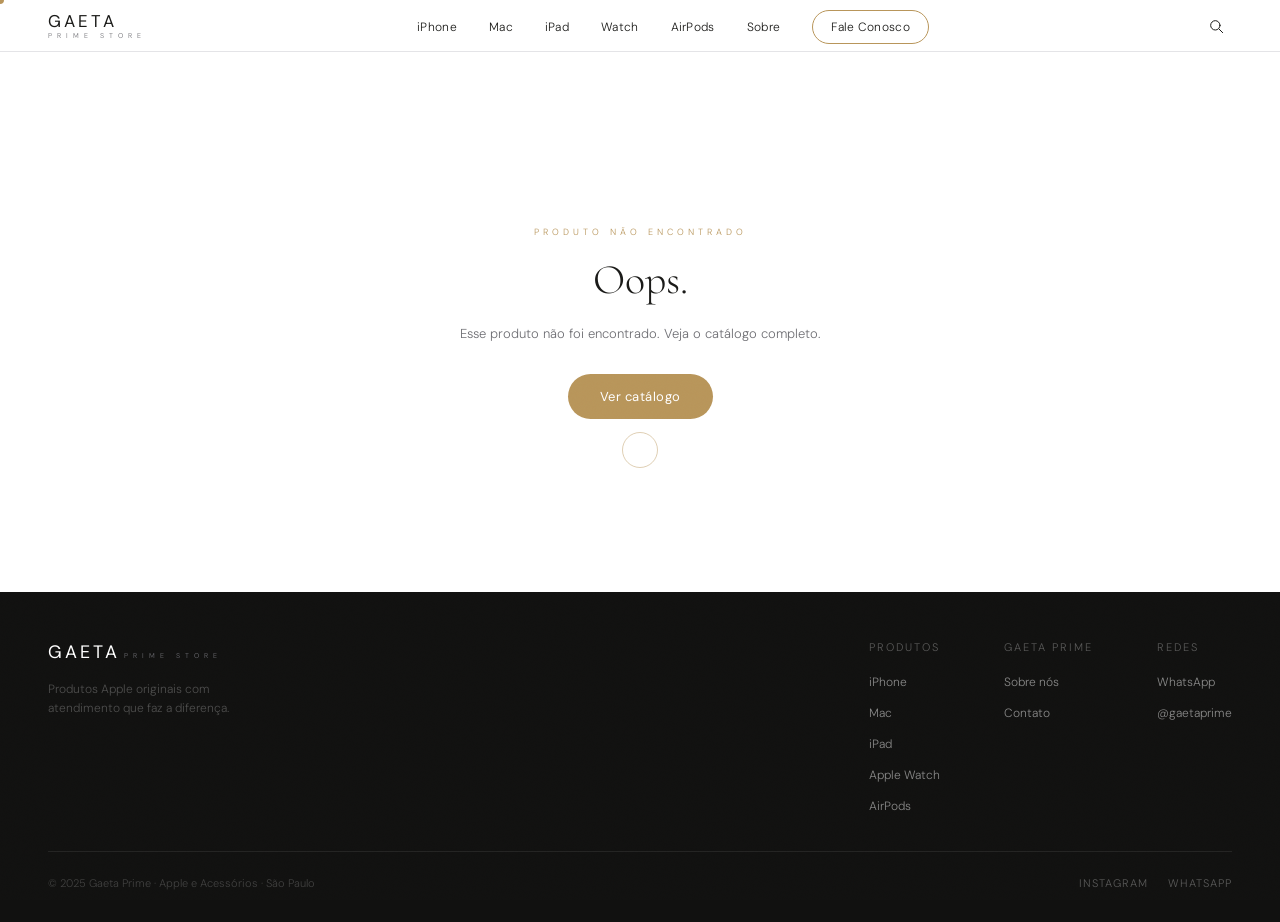
<file: produto.html>
<!DOCTYPE html>
<html lang="pt-BR">
<head>
  <meta charset="UTF-8">
  <meta name="viewport" content="width=device-width, initial-scale=1.0">
  <title id="page-title">Produto · GAETA Prime Store</title>
  <meta id="meta-desc" name="description" content="Produto Apple original com garantia. Atendimento personalizado via WhatsApp.">
  <meta id="og-title" property="og:title" content="Produto · Gaeta Prime">
  <meta id="og-desc" property="og:description" content="Produto Apple original com garantia. Atendimento personalizado via WhatsApp em SP, entrega para todo o Brasil.">
  <meta property="og:type" content="product">
  <meta property="og:url" content="https://gaetaprime.com.br/produto">
  <meta property="og:image" content="https://gaetaprime.com.br/img/og-cover.jpg">
  <meta property="og:image:width" content="1200">
  <meta property="og:image:height" content="630">
  <meta name="twitter:card" content="summary_large_image">
  <meta name="twitter:image" content="https://gaetaprime.com.br/img/og-cover.jpg">
  <link rel="canonical" href="https://gaetaprime.com.br/produto">
    <link rel="icon" href="/favicon.ico" sizes="32x32">
  <link rel="icon" href="/favicon.svg" type="image/svg+xml">
  <link rel="apple-touch-icon" href="/apple-touch-icon.png">
  <link rel="preconnect" href="https://fonts.googleapis.com">
  <link rel="preconnect" href="https://fonts.gstatic.com" crossorigin>
  <link rel="stylesheet" href="https://fonts.googleapis.com/css2?family=Cormorant+Garamond:ital,wght@0,300;0,400;0,500;1,300;1,400&family=DM+Sans:wght@300;400;500&display=swap">
  <link rel="stylesheet" href="style.css">
  <style>
    /* Proteção contra scroll/corte horizontal */
    html, body { max-width: 100%; overflow-x: hidden; }
    .prod-hero { max-width: 100%; }
    .prod-config { min-width: 0; }
    .prod-galeria { min-width: 0; }
    /* ── PRODUTO HERO ── */
    .prod-hero {
      display: grid; grid-template-columns: 1fr 1fr;
      min-height: calc(100svh - var(--nav-h));
      margin-top: var(--nav-h);
    }
    /* GALERIA */
    .prod-galeria {
      background: var(--off);
      display: flex; flex-direction: column;
      align-items: center; justify-content: center;
      padding: 32px 24px; gap: 20px;
      position: sticky; top: var(--nav-h);
      height: calc(100svh - var(--nav-h));
    }
    /* Placeholder de foto · elegante, sem imagem */
    .prod-foto-placeholder {
      width: 100%; max-width: 420px; aspect-ratio: 1/1;
      display: flex; align-items: center; justify-content: center;
      position: relative;
    }
    .pfp-ring {
      position: absolute; border-radius: 50%;
      border: 0.5px solid rgba(184,149,90,.12);
      animation: pfpPulse 4s ease-in-out infinite;
    }
    .pfp-ring:nth-child(1) { inset: 0; animation-delay: 0s; }
    .pfp-ring:nth-child(2) { inset: 15%; animation-delay: .6s; }
    .pfp-ring:nth-child(3) { inset: 30%; animation-delay: 1.2s; }
    .pfp-inner {
      position: relative; z-index: 1;
      display: flex; flex-direction: column;
      align-items: center; gap: 14px;
    }
    .pfp-icon { opacity: .15; }
    .pfp-label {
      font-size: 8px; letter-spacing: 4px;
      color: rgba(0,0,0,.3); text-align: center;
    }
    @keyframes pfpPulse {
      0%,100% { transform: scale(1); opacity: 1; }
      50%      { transform: scale(1.02); opacity: .7; }
    }

    /* Thumbs de cor · círculos de cor */
    .prod-thumbs {
      display: flex; gap: 8px; flex-wrap: wrap; justify-content: center;
    }
    .cor-thumb {
      width: 28px; height: 28px; border-radius: 50%;
      border: 2px solid transparent; cursor: pointer;
      transition: border-color .2s, transform .15s;
      position: relative;
    }
    .cor-thumb.ativo { border-color: var(--grafite); }
    .cor-thumb:hover { transform: scale(1.15); }
    .cor-thumb-label {
      position: absolute; bottom: -18px; left: 50%;
      transform: translateX(-50%);
      font-size: 7px; letter-spacing: 1px;
      color: var(--cinza); white-space: nowrap;
      opacity: 0; transition: opacity .2s;
    }
    .cor-thumb:hover .cor-thumb-label,
    .cor-thumb.ativo .cor-thumb-label { opacity: 1; }

    /* Galeria de fotos do produto */
    .prod-main-img {
      width: 94%; max-width: 600px; max-height: 70vh; object-fit: contain;
      transition: opacity .2s ease;
    }
    /* iPhone 17: fotos em perspectiva, ampliadas para igualar o preenchimento visual das demais */
    .prod-main-img.is-17 {
      width: 112%; max-width: 720px; max-height: 82vh;
    }
    .prod-foto-thumbs {
      display: flex; gap: 8px; flex-wrap: wrap; justify-content: center;
      margin-top: 16px;
    }
    .prod-thumb {
      width: 64px; height: 64px; object-fit: contain;
      border: 1.5px solid var(--borda); border-radius: 4px;
      cursor: pointer; padding: 4px;
      transition: border-color .2s, opacity .2s;
      opacity: .55;
    }
    .prod-thumb.ativo { border-color: var(--grafite); opacity: 1; }
    .prod-thumb:hover { opacity: 1; }
    /* Miniaturas desativadas · usamos só pontinhos */
    .prod-foto-thumbs { display: none !important; }
    /* Dots indicadores (todas as telas) */
    .prod-foto-dots { display: flex; gap: 8px; justify-content: center; margin-top: 24px; }
    .foto-dot {
      width: 8px; height: 8px; border-radius: 50%; padding: 0;
      border: none; background: rgba(0,0,0,.18); cursor: pointer;
      transition: background .2s, transform .2s;
    }
    .foto-dot.ativo { background: var(--cobre); transform: scale(1.25); }

    /* CONFIGURAÇÃO */
    .prod-config {
      padding: 56px 64px;
      display: flex; flex-direction: column; gap: 0;
      overflow-y: auto;
    }
    .prod-breadcrumb {
      font-size: 10px; color: var(--cinza); letter-spacing: .5px;
      margin-bottom: 28px; display: flex; align-items: center; gap: 8px;
    }
    .prod-breadcrumb a { color: var(--cinza); transition: color .2s; }
    .prod-breadcrumb a:hover { color: var(--cobre); }
    .prod-breadcrumb span { opacity: .4; }
    .prod-cat {
      font-size: 9px; letter-spacing: 5px; color: var(--cobre);
      margin-bottom: 10px; display: flex; align-items: center; gap: 10px;
    }
    .prod-cat::before { content:''; display:block; width:20px; height:.5px; background:var(--cobre); flex-shrink:0; }
    .prod-titulo {
      font-family: 'Cormorant Garamond', serif;
      font-size: clamp(32px, 4vw, 54px); font-weight: 300;
      letter-spacing: -1px; line-height: 1.0; margin-bottom: 16px;
    }
    .prod-desc {
      font-size: 13px; color: var(--cinza); line-height: 1.85;
      margin-bottom: 32px;
    }

    /* Lacrado badge */
    .badge-lacrado {
      display: inline-flex; align-items: center; gap: 8px;
      font-size: 9px; letter-spacing: 2px;
      padding: 8px 16px; border: 0.5px solid rgba(184,149,90,.3);
      color: var(--cobre); margin-bottom: 32px; border-radius: 2px;
    }

    /* Config step */
    .config-bloco { margin-bottom: 28px; }
    .config-label {
      font-size: 9px; letter-spacing: 3px; color: var(--cinza);
      margin-bottom: 12px; display: block;
    }
    .config-label strong { color: var(--grafite); font-weight: 400; }

    /* Cores */
    .cores-grid { display: flex; gap: 10px; flex-wrap: wrap; }
    .cor-op {
      display: flex; flex-direction: column; align-items: center; gap: 6px;
      cursor: pointer; background: none; border: none;
    }
    .cor-circulo {
      width: 26px; height: 26px; border-radius: 50%;
      border: 2px solid transparent;
      outline: 1.5px solid transparent; outline-offset: 2px;
      transition: outline-color .2s, transform .15s;
    }
    .cor-op.ativo .cor-circulo { outline-color: var(--grafite); }
    .cor-op:hover .cor-circulo { transform: scale(1.1); }
    .cor-nome-txt { font-size: 8px; letter-spacing: 1px; color: var(--cinza); }

    /* Storage */
    .storage-grid { display: flex; gap: 8px; flex-wrap: wrap; }
    .storage-btn {
      padding: 9px 20px; border: 0.5px solid var(--borda);
      background: #fff; font-size: 12px; color: var(--grafite);
      border-radius: 2px; cursor: pointer;
      transition: border-color .2s, background .2s;
    }
    .storage-btn:hover { border-color: var(--grafite); }
    .storage-btn.ativo {
      background: var(--grafite); color: #fff; border-color: var(--grafite);
    }

    /* Preço */
    .preco-bloco { margin: 28px 0; padding: 24px; background: var(--off); border-radius: 4px; }
    .preco-label { font-size: 8px; letter-spacing: 3px; color: var(--cinza); margin-bottom: 6px; }
    .preco-val {
      font-family: 'Cormorant Garamond', serif;
      font-size: 38px; font-weight: 300; color: var(--grafite);
      letter-spacing: -1px; line-height: 1;
    }
    .preco-parcela { font-size: 11px; color: var(--cinza); margin-top: 6px; }
    .preco-consultar {
      font-size: 14px; color: var(--cinza); font-style: italic;
    }

    /* Dois preços por condição (Opção B) */
    .precos-cond { display: flex; gap: 10px; margin: 28px 0; }
    .preco-cond-box { flex: 1; padding: 16px 18px; border-radius: 6px; }
    .preco-cond-vitrine { background: #FFF8EE; border: 1px solid #E8C97A; }
    .preco-cond-lacrado { background: #F0F9F0; border: 1px solid #A8D5A8; }
    .preco-cond-off { background: #F2F2F2; border: 1px solid #E5E5E5; }
    .preco-cond-label { font-size: 9px; letter-spacing: 2px; margin-bottom: 8px; }
    .preco-cond-vitrine .preco-cond-label { color: #8A6020; }
    .preco-cond-lacrado .preco-cond-label { color: #2A6A2A; }
    .preco-cond-off .preco-cond-label { color: #B0B0B0; }
    .preco-cond-val { font-family: 'Cormorant Garamond', serif; font-size: 26px; font-weight: 300; color: var(--grafite); letter-spacing: -.5px; line-height: 1; }
    .preco-cond-off .preco-cond-val { color: #B0B0B0; text-decoration: line-through; font-size: 22px; }
    .preco-cond-consultar { font-family: 'DM Sans', sans-serif; font-size: 15px; color: var(--cinza); font-style: italic; }
    @media (max-width: 480px) { .precos-cond { flex-direction: column; } }

    /* CTAs */
    .prod-ctas { display: flex; flex-direction: column; gap: 10px; margin-bottom: 28px; }
    .btn-wpp-prod {
      display: flex; align-items: center; justify-content: center; gap: 10px;
      background: var(--cobre); color: #fff;
      padding: 15px 28px; border: 0.5px solid var(--cobre); border-radius: 999px;
      font-size: 13px; letter-spacing: .5px;
      transition: background .2s;
    }
    .btn-wpp-prod:hover { background: #a07840; }
    .btn-duvidas {
      display: flex; align-items: center; justify-content: center;
      border: 0.5px solid var(--borda); color: var(--grafite);
      padding: 15px 28px; border-radius: 999px;
      font-size: 13px; background: #fff;
      transition: border-color .2s;
    }
    .btn-duvidas:hover { border-color: var(--grafite); }

    /* Garantias */
    .garantias {
      font-size: 11px; color: var(--cinza); line-height: 2.1;
      padding: 20px 0; border-top: 0.5px solid var(--borda);
      margin-bottom: 28px;
    }
    .garantias span { color: var(--cobre); margin-right: 8px; }

    /* Specs */
    .specs-bloco { border-top: 0.5px solid var(--borda); padding-top: 24px; }
    .specs-titulo { font-size: 9px; letter-spacing: 4px; color: var(--cinza); margin-bottom: 16px; }
    .spec-linha {
      display: flex; gap: 16px; padding: 12px 0;
      border-bottom: 0.5px solid var(--borda);
      font-size: 12px;
    }
    .spec-k { color: var(--cinza); min-width: 140px; flex-shrink: 0; }
    .spec-v { color: var(--grafite); }

    /* Outros produtos */
    .outros { padding: 72px 48px; background: var(--off); }
    .outros-titulo {
      font-family: 'Cormorant Garamond', serif;
      font-size: clamp(28px, 3vw, 42px); font-weight: 300;
      letter-spacing: -.5px; margin-bottom: 36px;
    }
    .outros-grid { display: grid; grid-template-columns: repeat(3,1fr); gap: 2px; background: var(--borda); }
    .outro-card { background: #fff; display: flex; flex-direction: column; overflow: hidden; }
    .outro-card:hover .outro-ph { opacity: .8; }
    .outro-ph {
      aspect-ratio: 1/1; display: flex; align-items: center;
      justify-content: center; background: var(--off);
      position: relative; overflow: hidden;
      transition: opacity .3s;
    }
    .outro-ph svg { opacity: .1; }
    .outro-ph-label {
      position: absolute; bottom: 16px; left: 0; right: 0;
      text-align: center; font-size: 7px; letter-spacing: 3px;
      color: rgba(0,0,0,.25);
    }
    .outro-info { padding: 16px 20px 22px; border-top: 0.5px solid var(--borda); }
    .outro-nome {
      font-family: 'Cormorant Garamond', serif;
      font-size: 17px; font-weight: 400; margin-bottom: 3px;
    }
    .outro-spec { font-size: 11px; color: var(--cinza); margin-bottom: 10px; }
    .outro-cta { font-size: 9px; letter-spacing: 2px; color: var(--cobre); }

    /* Responsivo */
    @media (max-width: 900px) {
      .prod-hero { grid-template-columns: 1fr; }
      .prod-galeria { position: static; height: auto; min-height: 360px; padding: 32px 20px; }
      .prod-config { padding: 36px 24px; }
      .outros { padding: 48px 24px; }
      .outros-grid { grid-template-columns: repeat(auto-fill, minmax(220px, 1fr)); }
      .prod-main-img { width: 100%; max-width: 480px; max-height: 60vh; }
      .prod-main-img.is-17 { width: 115%; max-width: 560px; max-height: 68vh; }
    }
    @media (max-width: 600px) {
      .prod-galeria { min-height: 280px; padding: 24px 16px; }
      .outros-grid { grid-template-columns: 1fr; }
    }

    /* ── SEM ESTOQUE ── */
    .storage-btn.sem-estoque,
    .cor-op.sem-estoque .cor-circulo ~ * {
      cursor: not-allowed !important;
    }
    .storage-btn.sem-estoque {
      text-decoration: line-through;
      color: var(--cinza) !important;
      border-color: var(--borda) !important;
      border-style: dashed !important;
      background: #fff !important;
    }
    .cor-op.sem-estoque .cor-circulo {
      position: relative; opacity: .45;
    }
    .cor-op.sem-estoque .cor-circulo::after {
      content: ''; position: absolute; inset: 0; border-radius: 50%;
      background: linear-gradient(135deg,transparent 44%,rgba(0,0,0,.5) 44%,rgba(0,0,0,.5) 56%,transparent 56%);
    }
    /* Toast */
    .toast-se {
      position: fixed; bottom: 32px; left: 50%;
      transform: translateX(-50%) translateY(20px);
      background: var(--grafite); color: #fff;
      font-size: 12px; letter-spacing: .5px;
      padding: 14px 28px; border-radius: 999px;
      opacity: 0; pointer-events: none; z-index: 9999;
      transition: opacity .3s, transform .3s;
      white-space: nowrap;
    }
    .toast-se.show { opacity: 1; transform: translateX(-50%) translateY(0) }
    /* Desktop: amplia a coluna de informações (texto, preços, botões) e a foto */
    @media (min-width: 900px) {
      .prod-config { padding: 72px 80px; }
      .prod-cat { font-size: 12px; letter-spacing: 6px; margin-bottom: 16px; }
      .prod-cat::before { width: 30px; }
      .prod-titulo { font-size: clamp(52px, 5vw, 68px); margin-bottom: 22px; }
      .prod-desc { font-size: 17px; line-height: 1.8; margin-bottom: 40px; }
      .badge-lacrado { font-size: 12px; padding: 11px 20px; margin-bottom: 40px; }
      .config-bloco { margin-bottom: 36px; }
      .config-label { font-size: 12px; letter-spacing: 3px; margin-bottom: 16px; }
      .cores-grid { gap: 16px; }
      .cor-circulo { width: 38px; height: 38px; }
      .cor-nome-txt { font-size: 11px; }
      .cor-op { gap: 8px; }
      .storage-grid { gap: 10px; }
      .storage-btn { padding: 14px 28px; font-size: 15px; }
      .precos-cond { gap: 14px; margin: 36px 0; }
      .preco-cond-box { padding: 26px 28px; }
      .preco-cond-label { font-size: 12px; margin-bottom: 12px; }
      .preco-cond-val { font-size: 40px; }
      .preco-cond-off .preco-cond-val { font-size: 32px; }
      .preco-cond-consultar { font-size: 22px; }
      .prod-ctas { gap: 14px; margin-bottom: 36px; }
      .btn-wpp-prod { padding: 22px 36px; font-size: 17px; }
      .btn-duvidas { padding: 22px 36px; font-size: 17px; }
      .garantias { font-size: 14px; line-height: 2.1; padding: 28px 0; margin-bottom: 36px; }
      .specs-titulo { font-size: 12px; letter-spacing: 4px; margin-bottom: 20px; }
      /* Foto do produto maior no desktop */
      .prod-main-img { width: 100%; max-width: 780px; max-height: 80vh; }
      .prod-main-img.is-17 { width: 118%; max-width: 920px; max-height: 90vh; }
    }
  </style>
</head>
<body>
  <div class="film-grain"></div>
  <div id="scroll-bar"></div>
  <div class="cursor-ring" id="cursor-ring"></div>
  <div class="cursor-dot"  id="cursor-dot"></div>

  <nav class="nav" id="nav">
    <a href="index.html" class="nav-logo">
      <span class="nav-logo-g">GAETA</span>
      <span class="nav-logo-p">PRIME STORE</span>
    </a>
    <ul class="nav-links">
      <li><a href="iphone.html">iPhone</a></li>
      <li><a href="mac.html">Mac</a></li>
      <li><a href="ipad.html">iPad</a></li>
      <li><a href="watch.html">Watch</a></li>
      <li><a href="colecao.html?cat=acessorios">AirPods</a></li>
      <li><a href="sobre.html">Sobre</a></li>
      <li><a href="contato.html" class="nav-wpp">Fale Conosco</a></li>
    </ul>
    <button class="nav-hamburger" id="nav-hamburger" aria-label="Menu">
      <span></span><span></span><span></span>
    </button>
  </nav>

  <div class="nav-mobile-menu" id="nav-mobile-menu">
    <a href="index.html">Início</a>
    <a href="iphone.html">iPhone</a>
    <a href="mac.html">Mac</a>
    <a href="ipad.html">iPad</a>
    <a href="watch.html">Watch</a>
    <a href="colecao.html?cat=acessorios">AirPods</a>
    <a href="sobre.html">Sobre</a>
    <a href="contato.html" class="nav-wpp-mobile">FALE CONOSCO →</a>
  </div>

  <!-- Preenchido pelo JS -->
  <div id="prod-root"></div>

  <footer class="footer">
    <div class="footer-top">
      <div>
        <span class="footer-logo-g">GAETA</span>
        <span class="footer-logo-p">PRIME STORE</span>
        <p class="footer-tagline">Produtos Apple originais com atendimento que faz a diferença.</p>
      </div>
      <div class="footer-col">
        <p class="footer-col-title">PRODUTOS</p>
        <ul>
          <li><a href="iphone.html">iPhone</a></li>
          <li><a href="mac.html">Mac</a></li>
          <li><a href="ipad.html">iPad</a></li>
          <li><a href="watch.html">Apple Watch</a></li>
          <li><a href="colecao.html?cat=acessorios">AirPods</a></li>
        </ul>
      </div>
      <div class="footer-col">
        <p class="footer-col-title">GAETA PRIME</p>
        <ul>
          <li><a href="sobre.html">Sobre nós</a></li>
          <li><a href="contato.html">Contato</a></li>
        </ul>
      </div>
      <div class="footer-col">
        <p class="footer-col-title">REDES</p>
        <ul>
          <li><a href="https://wa.me/5511999999999" target="_blank">WhatsApp</a></li>
          <li><a href="https://instagram.com/gaetaprime" target="_blank">@gaetaprime</a></li>
        </ul>
      </div>
    </div>
    <div class="footer-bottom">
      <p class="footer-copy">© 2025 Gaeta Prime · Apple e Acessórios · São Paulo</p>
      <div class="footer-social">
        <a href="https://instagram.com/gaetaprime" target="_blank">INSTAGRAM</a>
        <a href="https://wa.me/5511999999999" target="_blank">WHATSAPP</a>
      </div>
    </div>
  </footer>

  <script type="application/ld+json" id="product-schema">
  {
    "@context": "https://schema.org",
    "@type": "Product",
    "name": "Produto Apple · Gaeta Prime",
    "brand": { "@type": "Brand", "name": "Apple" },
    "seller": { "@type": "Organization", "name": "Gaeta Prime", "url": "https://gaetaprime.com.br" },
    "offers": {
      "@type": "Offer",
      "priceCurrency": "BRL",
      "availability": "https://schema.org/InStock",
      "seller": { "@type": "Organization", "name": "Gaeta Prime" }
    }
  }
  </script>
  <script src="main.js"></script>
  <script>
  // ══════════════════════════════════════════
  //  CATÁLOGO DE PRODUTOS
  //  Para adicionar um produto: copie um bloco
  //  e preencha os campos. A página se monta
  //  automaticamente a partir daqui.
  // ══════════════════════════════════════════
  const CATALOGO = {

    'iphone-17-pro-max-prateado': {
      cat: 'IPHONE', catLink: 'iphone.html',
      condicao: 'vitrine',
      perspectiva: true,
      nome: 'iPhone 17 Pro Max · Prateado',
      desc: 'Chip A19 Pro com Apple Intelligence. Câmera Fusion Pro de 48MP. Tela Super Retina XDR de 6,9" ProMotion 120Hz. Acabamento em titânio na cor Prateado.',
      icone: 'iphone',
      cores: [
        { nome: 'Prateado', hex: '#C8C8C8', borda: true, imgs: ['img/iphone-17-pro-max-prateado-1.webp','img/iphone-17-pro-max-prateado-2.webp','img/iphone-17-pro-max-prateado-3.webp','img/iphone-17-pro-max-prateado-4.webp'] },
      ],
      storage: [
        { label: '256 GB · Vitrine', preco: 'R$ 7.150' },
        { label: '256 GB · Lacrado', preco: 'Esgotado', esgotado: true },
        { label: '512 GB',           preco: 'Esgotado', esgotado: true },
        { label: '1 TB',             preco: 'Esgotado', esgotado: true },
      ],
      specs: [
        ['Tela',            'Super Retina XDR OLED 6,9" ProMotion 120 Hz'],
        ['Chip',            'A19 Pro com Neural Engine 16-core'],
        ['Câmera principal','48 MP Fusion Pro, f/1.78, OIS'],
        ['Câmera frontal',  '24 MP TrueDepth, f/1.9'],
        ['Zoom óptico',     '5x (teleobjetiva 12 MP)'],
        ['Conectividade',   '5G, Wi-Fi 7, Bluetooth 5.3, USB-C 3'],
        ['Resistência',     'IP68 · até 6 metros por 30 min'],
        ['Material',        'Titânio grau 5, vidro Ceramic Shield'],
        ['Sistema',         'iOS 18 com Apple Intelligence'],
      ],
      relacionados: ['iphone-17-pro-max-azul','iphone-17-pro-max-laranja','iphone-16-pro-max'],
      wppMsg: 'Olá! Tenho interesse no iPhone 17 Pro Max Prateado 256GB Vitrine. Pode me ajudar?',
      aviso: '⚠ Preços sujeitos a alteração sem aviso prévio.',
    },

    'iphone-17-pro-max-azul': {
      cat: 'IPHONE', catLink: 'iphone.html',
      condicao: 'vitrine',
      perspectiva: true,
      nome: 'iPhone 17 Pro Max · Azul',
      desc: 'Chip A19 Pro com Apple Intelligence. Câmera Fusion Pro de 48MP. Tela Super Retina XDR de 6,9" ProMotion 120Hz. Acabamento em titânio na cor Azul.',
      icone: 'iphone',
      cores: [
        { nome: 'Azul', hex: '#2C4A6E', imgs: ['img/iphone-17-pro-max-azul-profundo-1.webp','img/iphone-17-pro-max-azul-profundo-2.webp','img/iphone-17-pro-max-azul-profundo-3.webp','img/iphone-17-pro-max-azul-profundo-4.webp'] },
      ],
      storage: [
        { label: '256 GB · Vitrine', preco: 'R$ 6.950' },
        { label: '256 GB · Lacrado', preco: 'Esgotado', esgotado: true },
        { label: '512 GB',           preco: 'Esgotado', esgotado: true },
        { label: '1 TB',             preco: 'Esgotado', esgotado: true },
      ],
      specs: [
        ['Tela',            'Super Retina XDR OLED 6,9" ProMotion 120 Hz'],
        ['Chip',            'A19 Pro com Neural Engine 16-core'],
        ['Câmera principal','48 MP Fusion Pro, f/1.78, OIS'],
        ['Câmera frontal',  '24 MP TrueDepth, f/1.9'],
        ['Zoom óptico',     '5x (teleobjetiva 12 MP)'],
        ['Conectividade',   '5G, Wi-Fi 7, Bluetooth 5.3, USB-C 3'],
        ['Resistência',     'IP68 · até 6 metros por 30 min'],
        ['Material',        'Titânio grau 5, vidro Ceramic Shield'],
        ['Sistema',         'iOS 18 com Apple Intelligence'],
      ],
      relacionados: ['iphone-17-pro-max-prateado','iphone-17-pro-max-laranja','iphone-16-pro-max'],
      wppMsg: 'Olá! Tenho interesse no iPhone 17 Pro Max Azul 256GB Vitrine. Pode me ajudar?',
      aviso: '⚠ Preços sujeitos a alteração sem aviso prévio.',
    },

    'iphone-17-pro-max-laranja': {
      cat: 'IPHONE', catLink: 'iphone.html',
      condicao: 'vitrine',
      perspectiva: true,
      nome: 'iPhone 17 Pro Max · Laranja Cósmico',
      desc: 'Chip A19 Pro com Apple Intelligence. Câmera Fusion Pro de 48MP. Tela Super Retina XDR de 6,9" ProMotion 120Hz. Acabamento em titânio na cor Laranja Cósmico.',
      icone: 'iphone',
      cores: [
        { nome: 'Laranja Cósmico', hex: '#C85A1E', imgs: ['img/iphone-17-pro-max-laranja-cosmico-1.webp','img/iphone-17-pro-max-laranja-cosmico-2.webp','img/iphone-17-pro-max-laranja-cosmico-3.webp','img/iphone-17-pro-max-laranja-cosmico-4.webp'] },
      ],
      storage: [
        { label: '256 GB · Vitrine', preco: 'R$ 6.950' },
        { label: '256 GB · Lacrado', preco: 'Esgotado', esgotado: true },
        { label: '512 GB',           preco: 'Esgotado', esgotado: true },
        { label: '1 TB',             preco: 'Esgotado', esgotado: true },
      ],
      specs: [
        ['Tela',            'Super Retina XDR OLED 6,9" ProMotion 120 Hz'],
        ['Chip',            'A19 Pro com Neural Engine 16-core'],
        ['Câmera principal','48 MP Fusion Pro, f/1.78, OIS'],
        ['Câmera frontal',  '24 MP TrueDepth, f/1.9'],
        ['Zoom óptico',     '5x (teleobjetiva 12 MP)'],
        ['Conectividade',   '5G, Wi-Fi 7, Bluetooth 5.3, USB-C 3'],
        ['Resistência',     'IP68 · até 6 metros por 30 min'],
        ['Material',        'Titânio grau 5, vidro Ceramic Shield'],
        ['Sistema',         'iOS 18 com Apple Intelligence'],
      ],
      relacionados: ['iphone-17-pro-max-prateado','iphone-17-pro-max-azul','iphone-16-pro-max'],
      wppMsg: 'Olá! Tenho interesse no iPhone 17 Pro Max Laranja Cósmico 256GB Vitrine. Pode me ajudar?',
      aviso: '⚠ Preços sujeitos a alteração sem aviso prévio.',
    },

    'iphone-16-pro': {
      cat: 'IPHONE', catLink: 'iphone.html',
      condicao: 'vitrine',
      perspectiva: true,
      nome: 'iPhone 16 Pro',
      desc: 'Chip A18 Pro com Apple Intelligence. Camera Control. Zoom óptico 5x. A câmera de 48MP mais versátil já criada.',
      icone: 'iphone',
      cores: [
        { nome: 'Titânio Deserto', hex: '#C4A882', imgs: ['img/iphone-16-pro-titanio-deserto-1.webp','img/iphone-16-pro-titanio-deserto-2.webp','img/iphone-16-pro-titanio-deserto-3.webp','img/iphone-16-pro-titanio-deserto-4.webp','img/iphone-16-pro-titanio-deserto-5.webp'] },
        { nome: 'Titânio Natural', hex: '#B8A898', imgs: ['img/iphone-16-pro-titanio-natural-1.webp','img/iphone-16-pro-titanio-natural-2.webp','img/iphone-16-pro-titanio-natural-3.webp','img/iphone-16-pro-titanio-natural-4.webp','img/iphone-16-pro-titanio-natural-5.webp'] },
        { nome: 'Titânio Branco', hex: '#E8E5DE', borda: true, imgs: ['img/iphone-16-pro-titanio-branco-1.webp','img/iphone-16-pro-titanio-branco-2.webp','img/iphone-16-pro-titanio-branco-3.webp','img/iphone-16-pro-titanio-branco-4.webp','img/iphone-16-pro-titanio-branco-5.webp'] },
        { nome: 'Titânio Preto', hex: '#3A3A3C', imgs: ['img/iphone-16-pro-titanio-preto-1.webp','img/iphone-16-pro-titanio-preto-2.webp','img/iphone-16-pro-titanio-preto-3.webp','img/iphone-16-pro-titanio-preto-4.webp','img/iphone-16-pro-titanio-preto-5.webp'] },
      ],
      storage: [
        { label: '128 GB', preco: 'R$ 4.450' },
        { label: '256 GB', preco: 'R$ 4.850' },
      ],
      specs: [
        ['Tela',            'Super Retina XDR OLED 6,3" ProMotion 120 Hz'],
        ['Chip',            'A18 Pro com Neural Engine 16-core'],
        ['Câmera principal','48 MP Fusion, f/1.78, OIS'],
        ['Câmera frontal',  '12 MP TrueDepth, f/1.9'],
        ['Zoom óptico',     '5x (teleobjetiva 12 MP)'],
        ['Conectividade',   '5G, Wi-Fi 7, Bluetooth 5.3, USB-C 3'],
        ['Resistência',     'IP68 · até 6 metros por 30 min'],
        ['Material',        'Titânio grau 5, vidro Ceramic Shield'],
        ['Sistema',         'iOS 18 com Apple Intelligence'],
      ],
      relacionados: ['iphone-16','airpods-pro','apple-watch-ultra2'],
      wppMsg: 'Olá! Tenho interesse no iPhone 16 Pro. Pode me ajudar?',
    },

    'iphone-16-pro-max': {
      cat: 'IPHONE', catLink: 'iphone.html',
      condicao: 'vitrine',
      perspectiva: true,
      nome: 'iPhone 16 Pro Max',
      desc: 'A maior tela Super Retina XDR já num iPhone Pro. Chip A18 Pro, bateria com autonomia recorde e zoom óptico 5x.',
      icone: 'iphone',
      cores: [
        { nome: 'Titânio Deserto', hex: '#C4A882', imgs: ['img/iphone-16-pro-max-titanio-deserto-1.webp','img/iphone-16-pro-max-titanio-deserto-2.webp','img/iphone-16-pro-max-titanio-deserto-3.webp','img/iphone-16-pro-max-titanio-deserto-4.webp'] },
        { nome: 'Titânio Natural', hex: '#B8A898', imgs: ['img/iphone-16-pro-max-titanio-natural-1.webp','img/iphone-16-pro-max-titanio-natural-2.webp','img/iphone-16-pro-max-titanio-natural-3.webp','img/iphone-16-pro-max-titanio-natural-4.webp'] },
        { nome: 'Titânio Branco', hex: '#E8E5DE', borda: true, imgs: ['img/iphone-16-pro-max-titanio-branco-1.webp','img/iphone-16-pro-max-titanio-branco-2.webp','img/iphone-16-pro-max-titanio-branco-3.webp','img/iphone-16-pro-max-titanio-branco-4.webp'] },
        { nome: 'Titânio Preto', hex: '#3A3A3C', imgs: ['img/iphone-16-pro-max-titanio-preto-1.webp','img/iphone-16-pro-max-titanio-preto-2.webp','img/iphone-16-pro-max-titanio-preto-3.webp','img/iphone-16-pro-max-titanio-preto-4.webp'] },
      ],
      storage: [
        { label: '256 GB', preco: 'R$ 5.250' },
        { label: '512 GB', preco: 'R$ 5.650' },
      ],
      specs: [
        ['Tela',            'Super Retina XDR OLED 6,9" ProMotion 120 Hz'],
        ['Chip',            'A18 Pro com Neural Engine 16-core'],
        ['Câmera principal','48 MP Fusion, f/1.78, OIS'],
        ['Zoom óptico',     '5x (teleobjetiva 12 MP)'],
        ['Conectividade',   '5G, Wi-Fi 7, Bluetooth 5.3, USB-C 3'],
        ['Resistência',     'IP68 · até 6 metros por 30 min'],
        ['Sistema',         'iOS 18 com Apple Intelligence'],
      ],
      relacionados: ['iphone-16-pro','airpods-pro','macbook-pro-m4'],
      wppMsg: 'Olá! Tenho interesse no iPhone 16 Pro Max. Pode me ajudar?',
    },

    'iphone-16': {
      cat: 'IPHONE', catLink: 'iphone.html',
      condicao: 'vitrine',
      perspectiva: true,
      nome: 'iPhone 16',
      desc: 'Chip A18, Camera Control e suporte completo ao Apple Intelligence. O iPhone para quem quer tudo, com elegância.',
      icone: 'iphone',
      cores: [
        { nome: 'Ultramarino', hex: '#4A6FA5', imgs: ['img/iphone-16-ultramarine-1.webp','img/iphone-16-ultramarine-2.webp','img/iphone-16-ultramarine-3.webp','img/iphone-16-ultramarine-4.webp'] },
        { nome: 'Verde-Teal', hex: '#5B8A7A', imgs: ['img/iphone-16-teal-1.webp','img/iphone-16-teal-2.webp','img/iphone-16-teal-3.webp','img/iphone-16-teal-4.webp'] },
        { nome: 'Rosa', hex: '#E8B4C0', imgs: ['img/iphone-16-pink-1.webp','img/iphone-16-pink-2.webp','img/iphone-16-pink-3.webp','img/iphone-16-pink-4.webp'] },
        { nome: 'Preto', hex: '#1C1C1E', imgs: ['img/iphone-16-black-1.webp','img/iphone-16-black-2.webp','img/iphone-16-black-3.webp','img/iphone-16-black-4.webp'] },
        { nome: 'Branco', hex: '#F5F5F0', borda: true, imgs: ['img/iphone-16-white-1.webp','img/iphone-16-white-2.webp','img/iphone-16-white-3.webp','img/iphone-16-white-4.webp'] },
      ],
      storage: [
        { label: '128 GB', preco: 'R$ 3.750' },
        { label: '256 GB', preco: 'Consultar' },
        { label: '512 GB', preco: 'Consultar' },
      ],
      specs: [
        ['Tela',            'Super Retina XDR OLED 6,1" 60 Hz'],
        ['Chip',            'A18 com Neural Engine 16-core'],
        ['Câmera principal','48 MP Fusion, f/1.6'],
        ['Câmera frontal',  '12 MP TrueDepth'],
        ['Conectividade',   '5G, Wi-Fi 7, Bluetooth 5.3, USB-C'],
        ['Resistência',     'IP68'],
        ['Sistema',         'iOS 18 com Apple Intelligence'],
      ],
      relacionados: ['iphone-16-pro','airpods-pro','apple-watch-ultra2'],
      wppMsg: 'Olá! Tenho interesse no iPhone 16. Pode me ajudar?',
    },

    'macbook-pro-m4': {
      cat: 'MAC', catLink: 'mac.html',
      nome: 'MacBook Pro 14" M4',
      desc: 'Chip M4 Pro com até 24 horas de bateria. Tela Liquid Retina XDR. O notebook mais poderoso da história da Apple.',
      icone: 'mac',
      cores: [
        { nome: 'Preto Espacial', hex: '#1C1C1E' },
        { nome: 'Prata',          hex: '#C8C8C8', borda: true },
      ],
      storage: [
        { label: '512 GB', preco: 'R$ 16.499' },
        { label: '1 TB',   preco: 'R$ 18.499' },
        { label: '2 TB',   preco: 'R$ 22.499' },
      ],
      specs: [
        ['Tela',       'Liquid Retina XDR 14,2" ProMotion 120 Hz'],
        ['Chip',       'M4 Pro · CPU 12-core, GPU 20-core'],
        ['Memória',    'até 64 GB RAM unificada'],
        ['Bateria',    'até 24 horas'],
        ['Portas',     '3x Thunderbolt 5, HDMI, SD, MagSafe 3'],
        ['Sistema',    'macOS Sequoia'],
      ],
      relacionados: ['macbook-air-m5','iphone-16-pro','airpods-pro'],
      wppMsg: 'Olá! Tenho interesse no MacBook Pro M4. Pode me ajudar?',
    },

    'macbook-air-m5': {
      cat: 'MAC', catLink: 'mac.html',
      nome: 'MacBook Air 13" M5',
      desc: 'Feito para IA. Chip M5 com CPU de 10 núcleos. Leve, silencioso e com bateria para o dia todo. O notebook mais vendido do mundo, mais poderoso do que nunca.',
      icone: 'mac',
      cores: [
        { nome: 'Azul-céu',   hex: '#A8C5DA' },
        { nome: 'Estelar',    hex: '#E8E3D8', borda: true },
        { nome: 'Prateado',   hex: '#C8C8C8', borda: true },
        { nome: 'Meia-noite', hex: '#1C2B38' },
      ],
      storage: [
        { label: '256 GB', preco: 'Consultar' },
        { label: '512 GB', preco: 'Consultar' },
        { label: '1 TB',   preco: 'Consultar' },
      ],
      specs: [
        ['Tela',       'Liquid Retina 13,6" 500 nits'],
        ['Chip',       'M5 · CPU 10 núcleos, GPU 8 ou 10 núcleos'],
        ['Memória',    '16 GB ou 24 GB RAM unificada'],
        ['Bateria',    'até 18 horas'],
        ['Portas',     '2x Thunderbolt 4, MagSafe 3, Jack 3,5 mm'],
        ['Espessura',  '11,3 mm · 1,24 kg'],
        ['Sistema',    'macOS Sequoia'],
      ],
      relacionados: ['airpods-pro','iphone-16-pro','ipad-pro-m4'],
      wppMsg: 'Olá! Tenho interesse no MacBook Air M5 13". Pode me ajudar?',
    },

    'macbook-air-m3_antigo_removido': {
      cat: 'MAC', catLink: 'mac.html',
      nome: 'MacBook Air 13" M3',
      desc: 'Ultrafino, silencioso e com autonomia de até 18 horas. O laptop mais vendido do mundo com o chip M3.',
      icone: 'mac',
      cores: [
        { nome: 'Meia-noite',    hex: '#1C2B38' },
        { nome: 'Luz das estrelas', hex: '#E8E3D8', borda: true },
        { nome: 'Cinza espacial',   hex: '#6E6E73' },
        { nome: 'Azul',             hex: '#6A8CB8' },
      ],
      storage: [
        { label: '256 GB', preco: 'R$ 10.499' },
        { label: '512 GB', preco: 'R$ 12.499' },
        { label: '1 TB',   preco: 'R$ 14.499' },
      ],
      specs: [
        ['Tela',       'Liquid Retina 13,6" 500 nits'],
        ['Chip',       'M3 · CPU 8-core, GPU 10-core'],
        ['Memória',    'até 24 GB RAM unificada'],
        ['Bateria',    'até 18 horas'],
        ['Portas',     '2x Thunderbolt 3, MagSafe, Jack 3,5mm'],
        ['Sistema',    'macOS Sequoia'],
      ],
      relacionados: ['macbook-pro-m4','iphone-16','airpods-pro'],
      wppMsg: 'Olá! Tenho interesse no MacBook Air M3. Pode me ajudar?',
    },

    'ipad-pro-m4': {
      cat: 'IPAD', catLink: 'ipad.html',
      nome: 'iPad Pro 13" M4',
      desc: 'O mais fino já fabricado pela Apple · 5,1 mm. Tela Ultra Retina XDR OLED dupla camada. Chip M4. Uma nova dimensão de poder.',
      icone: 'ipad',
      cores: [
        { nome: 'Preto espacial', hex: '#1C1C1E' },
        { nome: 'Prateado',       hex: '#E0E0E0', borda: true },
      ],
      storage: [
        { label: '256 GB', preco: 'R$ 13.499' },
        { label: '512 GB', preco: 'R$ 15.499' },
        { label: '1 TB',   preco: 'R$ 19.499' },
        { label: '2 TB',   preco: 'R$ 23.499' },
      ],
      specs: [
        ['Tela',       'Ultra Retina XDR OLED 13" ProMotion 120 Hz'],
        ['Chip',       'M4 · Neural Engine 38-core'],
        ['Câmera',     '12 MP traseira, 12 MP frontal paisagem'],
        ['Espessura',  '5,1 mm'],
        ['Conectividade','Wi-Fi 6E, Bluetooth 5.3, USB-C 4'],
        ['Sistema',    'iPadOS 18'],
      ],
      relacionados: ['ipad-air-m2','macbook-pro-m4','airpods-pro'],
      wppMsg: 'Olá! Tenho interesse no iPad Pro M4. Pode me ajudar?',
    },

    'ipad-air-m2': {
      cat: 'IPAD', catLink: 'ipad.html',
      nome: 'iPad Air 13" M2',
      desc: 'Chip M2, tela Liquid Retina de 13 polegadas e compatível com Apple Pencil Pro. O iPad perfeito para criar.',
      icone: 'ipad',
      cores: [
        { nome: 'Azul',          hex: '#6A8CB8' },
        { nome: 'Roxo',          hex: '#9B7EBD' },
        { nome: 'Luz das estrelas', hex: '#E8E3D8', borda: true },
        { nome: 'Cinza espacial',   hex: '#6E6E73' },
      ],
      storage: [
        { label: '128 GB', preco: 'R$ 8.999' },
        { label: '256 GB', preco: 'R$ 10.499' },
        { label: '512 GB', preco: 'R$ 12.999' },
      ],
      specs: [
        ['Tela',         'Liquid Retina 13" 60 Hz'],
        ['Chip',         'M2 · CPU 8-core, GPU 10-core'],
        ['Câmera',       '12 MP traseira, 12 MP frontal paisagem'],
        ['Conectividade','Wi-Fi 6E, Bluetooth 5.3, USB-C'],
        ['Sistema',      'iPadOS 18'],
      ],
      relacionados: ['ipad-pro-m4','airpods-pro','macbook-pro-m4'],
      wppMsg: 'Olá! Tenho interesse no iPad Air M2. Pode me ajudar?',
    },

    'apple-watch-ultra2': {
      cat: 'APPLE WATCH', catLink: 'watch.html',
      nome: 'Apple Watch Ultra 2',
      desc: 'O relógio mais robusto e preciso da Apple. Titânio aeroespacial, GPS de dupla frequência, até 60 horas de bateria e resistência a 100 metros.',
      icone: 'watch',
      cores: [
        { nome: 'Titânio Natural', hex: '#B8A898' },
        { nome: 'Titânio Preto',   hex: '#2A2825' },
      ],
      storage: [
        { label: '49mm', preco: 'R$ 8.499' },
      ],
      specs: [
        ['Caixa',         'Titânio grau 5 · 49mm'],
        ['Tela',          'LTPO OLED 2000 nits'],
        ['Bateria',       'até 60 horas (modo low power: 72h)'],
        ['GPS',           'Dupla frequência L1 + L5'],
        ['Resistência',   '100m profundidade, MIL-STD-810H'],
        ['Chip',          'S9 SiP duplo núcleo'],
        ['Sistema',       'watchOS 11'],
      ],
      relacionados: ['airpods-pro','iphone-16-pro','iphone-16'],
      wppMsg: 'Olá! Tenho interesse no Apple Watch Ultra 2. Pode me ajudar?',
    },

    'airpods-pro': {
      cat: 'AIRPODS', catLink: 'colecao.html?cat=acessorios',
      nome: 'AirPods Pro 2',
      desc: 'Cancelamento de ruído ativo líder de mercado. Chip H2. Transparência adaptativa. Áudio espacial personalizado. E USB-C.',
      icone: 'airpods',
      cores: [
        { nome: 'Branco', hex: '#F5F5F5', borda: true },
      ],
      storage: [
        { label: 'Com USB-C', preco: 'R$ 2.199' },
      ],
      specs: [
        ['Chip',          'H2 + U1'],
        ['ANC',           'Cancelamento de ruído ativo adaptativo'],
        ['Autonomia',     'até 6h (30h com estojo)'],
        ['Resistência',   'IP54'],
        ['Conectividade', 'Bluetooth 5.3, USB-C, MagSafe'],
        ['Sistema',       'iOS 18 / iPadOS 18 / macOS Sequoia'],
      ],
      relacionados: ['apple-watch-ultra2','iphone-16-pro','iphone-16'],
      wppMsg: 'Olá! Tenho interesse nos AirPods Pro 2. Pode me ajudar?',
    },


    'iphone-17-pro-max': {
      cat: 'IPHONE', catLink: 'iphone.html',
      condicao: 'lacrado',
      perspectiva: true,
      nome: 'iPhone 17 Pro Max',
      desc: 'O maior e mais poderoso iPhone já criado. Chip A19 Pro, tela de 6,9" Super Retina XDR e câmera Fusion Pro. Bateria com autonomia recorde.',
      icone: 'iphone',
      cores: [
        { nome: 'Laranja Cósmico', hex: '#D4824A', imgs: ['img/iphone-17-pro-max-laranja-cosmico-1.webp','img/iphone-17-pro-max-laranja-cosmico-2.webp','img/iphone-17-pro-max-laranja-cosmico-3.webp','img/iphone-17-pro-max-laranja-cosmico-4.webp'] },
        { nome: 'Azul Profundo', hex: '#2C4A6E', imgs: ['img/iphone-17-pro-max-azul-profundo-1.webp','img/iphone-17-pro-max-azul-profundo-2.webp','img/iphone-17-pro-max-azul-profundo-3.webp','img/iphone-17-pro-max-azul-profundo-4.webp'] },
        { nome: 'Prateado', hex: '#E3E4E6', imgs: ['img/iphone-17-pro-max-prateado-1.webp','img/iphone-17-pro-max-prateado-2.webp','img/iphone-17-pro-max-prateado-3.webp','img/iphone-17-pro-max-prateado-4.webp'] },
      ],
      storage: [
        { label: '256 GB', preco: 'Consultar' },
        { label: '512 GB', preco: 'Consultar' },
        { label: '1 TB',   preco: 'Consultar' },
      ],
      specs: [
        ['Tela',            'Super Retina XDR OLED 6,9" ProMotion 120 Hz'],
        ['Chip',            'A19 Pro com Neural Engine'],
        ['Câmera principal','Fusion Pro 48 MP, f/1.78'],
        ['Zoom óptico',     '5x'],
        ['Conectividade',   '5G, Wi-Fi 7, Bluetooth 5.3, USB-C 3'],
        ['Resistência',     'IP68'],
        ['Sistema',         'iOS 18 com Apple Intelligence'],
      ],
      relacionados: ['iphone-17-pro','iphone-16-pro-max','airpods-pro'],
      wppMsg: 'Olá! Tenho interesse no iPhone 17 Pro Max. Pode me ajudar?',
    },

    'iphone-17-pro': {
      cat: 'IPHONE', catLink: 'iphone.html',
      condicao: 'lacrado',
      perspectiva: true,
      nome: 'iPhone 17 Pro',
      desc: 'Chip A19 Pro. Câmera Fusion Pro de 48MP. Camera Control redesenhado. O iPhone mais avançado que já existiu.',
      icone: 'iphone',
      cores: [
        { nome: 'Laranja Cósmico', hex: '#D4824A', imgs: ['img/iphone-17-pro-laranja-cosmico-1.webp','img/iphone-17-pro-laranja-cosmico-2.webp','img/iphone-17-pro-laranja-cosmico-3.webp','img/iphone-17-pro-laranja-cosmico-4.webp'] },
        { nome: 'Azul Profundo', hex: '#2C4A6E', imgs: ['img/iphone-17-pro-azul-profundo-1.webp','img/iphone-17-pro-azul-profundo-2.webp','img/iphone-17-pro-azul-profundo-3.webp','img/iphone-17-pro-azul-profundo-4.webp'] },
        { nome: 'Prateado', hex: '#E3E4E6', imgs: ['img/iphone-17-pro-prateado-1.webp','img/iphone-17-pro-prateado-2.webp','img/iphone-17-pro-prateado-3.webp','img/iphone-17-pro-prateado-4.webp'] },
      ],
      storage: [
        { label: '128 GB', preco: 'Consultar' },
        { label: '256 GB', preco: 'R$ 6.900' },
        { label: '512 GB', preco: 'Consultar' },
        { label: '1 TB',   preco: 'Consultar' },
      ],
      specs: [
        ['Tela',            'Super Retina XDR OLED 6,3" ProMotion 120 Hz'],
        ['Chip',            'A19 Pro com Neural Engine'],
        ['Câmera principal','Fusion Pro 48 MP, f/1.78'],
        ['Zoom óptico',     '5x'],
        ['Conectividade',   '5G, Wi-Fi 7, Bluetooth 5.3, USB-C 3'],
        ['Resistência',     'IP68'],
        ['Sistema',         'iOS 18 com Apple Intelligence'],
      ],
      relacionados: ['iphone-17-pro-max','iphone-16-pro','airpods-pro'],
      wppMsg: 'Olá! Tenho interesse no iPhone 17 Pro. Pode me ajudar?',
    },

    'iphone-17': {
      cat: 'IPHONE', catLink: 'iphone.html',
      condicao: 'lacrado',
      perspectiva: true,
      nome: 'iPhone 17',
      desc: 'Chip A18, câmera de 48MP e suporte completo ao Apple Intelligence. O iPhone para quem quer tudo.',
      icone: 'iphone',
      cores: [
        { nome: 'Lavanda', hex: '#C9C2E8', imgs: ['img/iphone-17-lavanda-1.webp','img/iphone-17-lavanda-2.webp','img/iphone-17-lavanda-3.webp'] },
        { nome: 'Sálvia', hex: '#B8C9B0', imgs: ['img/iphone-17-salvia-1.webp','img/iphone-17-salvia-2.webp','img/iphone-17-salvia-3.webp'] },
        { nome: 'Névoa', hex: '#A8C4DD', imgs: ['img/iphone-17-nevoa-1.webp','img/iphone-17-nevoa-2.webp','img/iphone-17-nevoa-3.webp'] },
        { nome: 'Branco', hex: '#F5F5F0', borda: true, imgs: ['img/iphone-17-branco-1.webp','img/iphone-17-branco-2.webp','img/iphone-17-branco-3.webp'] },
        { nome: 'Preto', hex: '#1C1C1E', imgs: ['img/iphone-17-preto-1.webp','img/iphone-17-preto-2.webp','img/iphone-17-preto-3.webp'] },
      ],
      storage: [
        { label: '128 GB', preco: 'Consultar' },
        { label: '256 GB', preco: 'Consultar' },
        { label: '512 GB', preco: 'Consultar' },
      ],
      specs: [
        ['Tela',            'Super Retina XDR OLED 6,1"'],
        ['Chip',            'A18'],
        ['Câmera principal','48 MP'],
        ['Conectividade',   '5G, Wi-Fi 7, USB-C'],
        ['Resistência',     'IP68'],
        ['Sistema',         'iOS 18 com Apple Intelligence'],
      ],
      relacionados: ['iphone-17-pro','iphone-16','airpods-pro'],
      wppMsg: 'Olá! Tenho interesse no iPhone 17. Pode me ajudar?',
    },

    'iphone-15-pro-max': {
      cat: 'IPHONE', catLink: 'iphone.html',
      condicao: 'vitrine',
      perspectiva: true,
      nome: 'iPhone 15 Pro Max',
      desc: 'Chip A17 Pro, titânio aeroespacial, zoom óptico 5x e USB-C 3. O Pro Max mais avançado da geração 2023.',
      icone: 'iphone',
      cores: [
        { nome: 'Titânio Natural', hex: '#B8A898', imgs: ['img/iphone-15-pro-max-titanio-natural-1.webp','img/iphone-15-pro-max-titanio-natural-2.webp','img/iphone-15-pro-max-titanio-natural-3.webp','img/iphone-15-pro-max-titanio-natural-4.webp'] },
        { nome: 'Titânio Azul', hex: '#4F5B6B', imgs: ['img/iphone-15-pro-max-titanio-azul-1.webp','img/iphone-15-pro-max-titanio-azul-2.webp','img/iphone-15-pro-max-titanio-azul-3.webp','img/iphone-15-pro-max-titanio-azul-4.webp'] },
        { nome: 'Titânio Branco', hex: '#E8E5DE', borda: true, imgs: ['img/iphone-15-pro-max-titanio-branco-1.webp','img/iphone-15-pro-max-titanio-branco-2.webp','img/iphone-15-pro-max-titanio-branco-3.webp','img/iphone-15-pro-max-titanio-branco-4.webp'] },
        { nome: 'Titânio Preto', hex: '#3A3A3C', imgs: ['img/iphone-15-pro-max-titanio-preto-1.webp','img/iphone-15-pro-max-titanio-preto-2.webp','img/iphone-15-pro-max-titanio-preto-3.webp','img/iphone-15-pro-max-titanio-preto-4.webp'] },
      ],
      storage: [
        { label: '256 GB', preco: 'R$ 4.300' },
        { label: '512 GB', preco: 'R$ 4.500' },
        { label: '1 TB', preco: 'Consultar' },
      ],
      specs: [
        ['Tela',         'Super Retina XDR OLED 6,7" ProMotion 120 Hz'],
        ['Chip',         'A17 Pro'],
        ['Câmera',       '48 MP Fusion, Zoom óptico 5x'],
        ['Conectividade','5G, Wi-Fi 6E, USB-C 3'],
        ['Resistência',  'IP68'],
        ['Sistema',      'iOS 17'],
      ],
      relacionados: ['iphone-15-pro','iphone-16-pro-max','airpods-pro'],
      wppMsg: 'Olá! Tenho interesse no iPhone 15 Pro Max. Pode me ajudar?',
    },

    'iphone-15-pro': {
      cat: 'IPHONE', catLink: 'iphone.html',
      condicao: 'vitrine',
      perspectiva: true,
      nome: 'iPhone 15 Pro',
      desc: 'Chip A17 Pro, caixa em titânio e botão de ação. O primeiro iPhone com USB-C 3 para transferências ultrarrápidas.',
      icone: 'iphone',
      cores: [
        { nome: 'Titânio Natural', hex: '#B8A898', imgs: ['img/iphone-15-pro-titanio-natural-1.webp','img/iphone-15-pro-titanio-natural-2.webp','img/iphone-15-pro-titanio-natural-3.webp','img/iphone-15-pro-titanio-natural-4.webp'] },
        { nome: 'Titânio Azul', hex: '#4F5B6B', imgs: ['img/iphone-15-pro-titanio-azul-1.webp','img/iphone-15-pro-titanio-azul-2.webp','img/iphone-15-pro-titanio-azul-3.webp','img/iphone-15-pro-titanio-azul-4.webp'] },
        { nome: 'Titânio Branco', hex: '#E8E5DE', borda: true, imgs: ['img/iphone-15-pro-titanio-branco-1.webp','img/iphone-15-pro-titanio-branco-2.webp','img/iphone-15-pro-titanio-branco-3.webp','img/iphone-15-pro-titanio-branco-4.webp'] },
        { nome: 'Titânio Preto', hex: '#3A3A3C', imgs: ['img/iphone-15-pro-titanio-preto-1.webp','img/iphone-15-pro-titanio-preto-2.webp','img/iphone-15-pro-titanio-preto-3.webp','img/iphone-15-pro-titanio-preto-4.webp'] },
      ],
      storage: [
        { label: '128 GB', preco: 'R$ 3.550' },
        { label: '256 GB', preco: 'R$ 3.700' },
        { label: '512 GB', preco: 'Consultar' },
        { label: '1 TB', preco: 'Consultar' },
      ],
      specs: [
        ['Tela',         'Super Retina XDR OLED 6,1" ProMotion 120 Hz'],
        ['Chip',         'A17 Pro'],
        ['Câmera',       '48 MP Fusion, Zoom óptico 3x'],
        ['Conectividade','5G, Wi-Fi 6E, USB-C 3'],
        ['Resistência',  'IP68'],
        ['Sistema',      'iOS 17'],
      ],
      relacionados: ['iphone-15-pro-max','iphone-16-pro','airpods-pro'],
      wppMsg: 'Olá! Tenho interesse no iPhone 15 Pro. Pode me ajudar?',
    },

    'iphone-15-plus': {
      cat: 'IPHONE', catLink: 'iphone.html',
      condicao: 'vitrine',
      perspectiva: true,
      nome: 'iPhone 15 Plus',
      desc: 'Tela grande de 6,7", Dynamic Island, USB-C e bateria com autonomia extra. Chip A16 Bionic.',
      icone: 'iphone',
      cores: [
        { nome: 'Rosa', hex: '#E8C4C8', imgs: ['img/iphone-15-plus-rosa-1.webp','img/iphone-15-plus-rosa-2.webp','img/iphone-15-plus-rosa-3.webp','img/iphone-15-plus-rosa-4.webp'] },
        { nome: 'Amarelo', hex: '#F5E97A', imgs: ['img/iphone-15-plus-amarelo-1.webp','img/iphone-15-plus-amarelo-2.webp','img/iphone-15-plus-amarelo-3.webp','img/iphone-15-plus-amarelo-4.webp'] },
        { nome: 'Verde', hex: '#B8C9B0', imgs: ['img/iphone-15-plus-verde-1.webp','img/iphone-15-plus-verde-2.webp','img/iphone-15-plus-verde-3.webp','img/iphone-15-plus-verde-4.webp'] },
        { nome: 'Azul', hex: '#C2D4E0', imgs: ['img/iphone-15-plus-azul-1.webp','img/iphone-15-plus-azul-2.webp','img/iphone-15-plus-azul-3.webp','img/iphone-15-plus-azul-4.webp'] },
        { nome: 'Preto', hex: '#1C1C1E', imgs: ['img/iphone-15-plus-preto-1.webp','img/iphone-15-plus-preto-2.webp','img/iphone-15-plus-preto-3.webp','img/iphone-15-plus-preto-4.webp'] },
      ],
      storage: [
        { label: '128 GB', preco: 'Consultar' },
        { label: '256 GB', preco: 'Consultar' },
        { label: '512 GB', preco: 'Consultar' },
      ],
      specs: [
        ['Tela',         'Super Retina XDR OLED 6,7"'],
        ['Chip',         'A16 Bionic'],
        ['Câmera',       '48 MP Fusion, Zoom óptico 2x'],
        ['Conectividade','5G, Wi-Fi 6, USB-C'],
        ['Resistência',  'IP68'],
        ['Sistema',      'iOS 17'],
      ],
      relacionados: ['iphone-15','iphone-15-pro-max','airpods-pro'],
      wppMsg: 'Olá! Tenho interesse no iPhone 15 Plus. Pode me ajudar?',
    },

    'iphone-15': {
      cat: 'IPHONE', catLink: 'iphone.html',
      condicao: 'vitrine',
      perspectiva: true,
      nome: 'iPhone 15',
      desc: 'Dynamic Island, câmera de 48MP, USB-C e chip A16 Bionic. O iPhone que mudou o jogo em 2023.',
      icone: 'iphone',
      cores: [
        { nome: 'Rosa', hex: '#E8C4C8', imgs: ['img/iphone-15-rosa-1.webp','img/iphone-15-rosa-2.webp','img/iphone-15-rosa-3.webp','img/iphone-15-rosa-4.webp'] },
        { nome: 'Amarelo', hex: '#F5E97A', imgs: ['img/iphone-15-amarelo-1.webp','img/iphone-15-amarelo-2.webp','img/iphone-15-amarelo-3.webp','img/iphone-15-amarelo-4.webp'] },
        { nome: 'Verde', hex: '#B8C9B0', imgs: ['img/iphone-15-verde-1.webp','img/iphone-15-verde-2.webp','img/iphone-15-verde-3.webp','img/iphone-15-verde-4.webp'] },
        { nome: 'Azul', hex: '#C2D4E0', imgs: ['img/iphone-15-azul-1.webp','img/iphone-15-azul-2.webp','img/iphone-15-azul-3.webp','img/iphone-15-azul-4.webp'] },
        { nome: 'Preto', hex: '#1C1C1E', imgs: ['img/iphone-15-preto-1.webp','img/iphone-15-preto-2.webp','img/iphone-15-preto-3.webp','img/iphone-15-preto-4.webp'] },
      ],
      storage: [
        { label: '128 GB', preco: 'R$ 2.860' },
        { label: '256 GB', preco: 'Consultar' },
        { label: '512 GB', preco: 'Consultar' },
      ],
      specs: [
        ['Tela',         'Super Retina XDR OLED 6,1"'],
        ['Chip',         'A16 Bionic'],
        ['Câmera',       '48 MP Fusion, Zoom óptico 2x'],
        ['Conectividade','5G, Wi-Fi 6, USB-C'],
        ['Resistência',  'IP68'],
        ['Sistema',      'iOS 17'],
      ],
      relacionados: ['iphone-15-plus','iphone-15-pro','iphone-16'],
      wppMsg: 'Olá! Tenho interesse no iPhone 15. Pode me ajudar?',
    },

    'iphone-14-pro-max': {
      cat: 'IPHONE', catLink: 'iphone.html',
      condicao: 'vitrine',
      perspectiva: true,
      nome: 'iPhone 14 Pro Max',
      desc: 'Always-On Display, Dynamic Island, câmera de 48MP e chip A16 Bionic. O Pro Max de 2022.',
      icone: 'iphone',
      cores: [
        { nome: 'Roxo-Profundo', hex: '#5A4E6E', imgs: ['img/iphone-14-pro-max-roxo-profundo-1.webp','img/iphone-14-pro-max-roxo-profundo-2.webp','img/iphone-14-pro-max-roxo-profundo-3.webp','img/iphone-14-pro-max-roxo-profundo-4.webp'] },
        { nome: 'Ouro', hex: '#E8D4A8', imgs: ['img/iphone-14-pro-max-ouro-1.webp','img/iphone-14-pro-max-ouro-2.webp','img/iphone-14-pro-max-ouro-3.webp','img/iphone-14-pro-max-ouro-4.webp'] },
        { nome: 'Prateado', hex: '#E3E4E6', borda: true, imgs: ['img/iphone-14-pro-max-prateado-1.webp','img/iphone-14-pro-max-prateado-2.webp','img/iphone-14-pro-max-prateado-3.webp','img/iphone-14-pro-max-prateado-4.webp'] },
        { nome: 'Preto Espacial', hex: '#1C1C1E', imgs: ['img/iphone-14-pro-max-preto-espacial-1.webp','img/iphone-14-pro-max-preto-espacial-2.webp','img/iphone-14-pro-max-preto-espacial-3.webp','img/iphone-14-pro-max-preto-espacial-4.webp'] },
      ],
      storage: [
        { label: '128 GB', preco: 'R$ 3.450' },
        { label: '256 GB', preco: 'R$ 3.600' },
        { label: '512 GB', preco: 'Consultar' },
        { label: '1 TB', preco: 'Consultar' },
      ],
      specs: [
        ['Tela',         'Super Retina XDR OLED 6,7" ProMotion 120 Hz Always-On'],
        ['Chip',         'A16 Bionic'],
        ['Câmera',       '48 MP, Zoom óptico 3x'],
        ['Conectividade','5G, Wi-Fi 6, Lightning'],
        ['Resistência',  'IP68'],
        ['Sistema',      'iOS 16'],
      ],
      relacionados: ['iphone-14-pro','iphone-15-pro-max','airpods-pro'],
      wppMsg: 'Olá! Tenho interesse no iPhone 14 Pro Max. Pode me ajudar?',
    },

    'iphone-14-pro': {
      cat: 'IPHONE', catLink: 'iphone.html',
      condicao: 'vitrine',
      perspectiva: true,
      nome: 'iPhone 14 Pro',
      desc: 'Always-On Display, Dynamic Island pela primeira vez, câmera de 48MP. Chip A16 Bionic.',
      icone: 'iphone',
      cores: [
        { nome: 'Roxo-Profundo', hex: '#5A4E6E', imgs: ['img/iphone-14-pro-roxo-profundo-1.webp','img/iphone-14-pro-roxo-profundo-2.webp','img/iphone-14-pro-roxo-profundo-3.webp','img/iphone-14-pro-roxo-profundo-4.webp'] },
        { nome: 'Ouro', hex: '#E8D4A8', imgs: ['img/iphone-14-pro-ouro-1.webp','img/iphone-14-pro-ouro-2.webp','img/iphone-14-pro-ouro-3.webp','img/iphone-14-pro-ouro-4.webp'] },
        { nome: 'Prateado', hex: '#E3E4E6', borda: true, imgs: ['img/iphone-14-pro-prateado-1.webp','img/iphone-14-pro-prateado-2.webp','img/iphone-14-pro-prateado-3.webp','img/iphone-14-pro-prateado-4.webp'] },
        { nome: 'Preto Espacial', hex: '#1C1C1E', imgs: ['img/iphone-14-pro-preto-espacial-1.webp','img/iphone-14-pro-preto-espacial-2.webp','img/iphone-14-pro-preto-espacial-3.webp','img/iphone-14-pro-preto-espacial-4.webp'] },
      ],
      storage: [
        { label: '128 GB', preco: 'R$ 2.880' },
        { label: '256 GB', preco: 'Consultar' },
        { label: '512 GB', preco: 'Consultar' },
        { label: '1 TB', preco: 'Consultar' },
      ],
      specs: [
        ['Tela',         'Super Retina XDR OLED 6,1" ProMotion 120 Hz Always-On'],
        ['Chip',         'A16 Bionic'],
        ['Câmera',       '48 MP, Zoom óptico 3x'],
        ['Conectividade','5G, Wi-Fi 6, Lightning'],
        ['Resistência',  'IP68'],
        ['Sistema',      'iOS 16'],
      ],
      relacionados: ['iphone-14-pro-max','iphone-15-pro','airpods-pro'],
      wppMsg: 'Olá! Tenho interesse no iPhone 14 Pro. Pode me ajudar?',
    },

    'iphone-14-plus': {
      cat: 'IPHONE', catLink: 'iphone.html',
      condicao: 'vitrine',
      perspectiva: true,
      nome: 'iPhone 14 Plus',
      desc: 'Tela grande de 6,7", bateria extra e chip A15 Bionic. Crash Detection e Emergency SOS via satélite.',
      icone: 'iphone',
      cores: [
        { nome: 'Meia-noite', hex: '#1C2B38', imgs: ['img/iphone-14-plus-meia-noite-1.webp','img/iphone-14-plus-meia-noite-2.webp','img/iphone-14-plus-meia-noite-3.webp','img/iphone-14-plus-meia-noite-4.webp'] },
        { nome: 'Luz das estrelas', hex: '#E8E3D8', borda: true, imgs: ['img/iphone-14-plus-luz-das-estrelas-1.webp','img/iphone-14-plus-luz-das-estrelas-2.webp','img/iphone-14-plus-luz-das-estrelas-3.webp','img/iphone-14-plus-luz-das-estrelas-4.webp'] },
        { nome: 'Azul', hex: '#A8C4D8', imgs: ['img/iphone-14-plus-azul-1.webp','img/iphone-14-plus-azul-2.webp','img/iphone-14-plus-azul-3.webp','img/iphone-14-plus-azul-4.webp'] },
        { nome: 'Roxo', hex: '#D8CCE0', imgs: ['img/iphone-14-plus-roxo-1.webp','img/iphone-14-plus-roxo-2.webp','img/iphone-14-plus-roxo-3.webp','img/iphone-14-plus-roxo-4.webp'] },
        { nome: 'Vermelho', hex: '#C0392B', imgs: ['img/iphone-14-plus-vermelho-1.webp','img/iphone-14-plus-vermelho-2.webp','img/iphone-14-plus-vermelho-3.webp','img/iphone-14-plus-vermelho-4.webp'] },
      ],
      storage: [
        { label: '128 GB', preco: 'Consultar' },
        { label: '256 GB', preco: 'Consultar' },
        { label: '512 GB', preco: 'Consultar' },
      ],
      specs: [
        ['Tela',         'Super Retina XDR OLED 6,7"'],
        ['Chip',         'A15 Bionic'],
        ['Câmera',       '12 MP Fusion, Zoom óptico 2x'],
        ['Conectividade','5G, Wi-Fi 6, Lightning'],
        ['Resistência',  'IP68'],
        ['Sistema',      'iOS 16'],
      ],
      relacionados: ['iphone-14','iphone-14-pro-max','iphone-15-plus'],
      wppMsg: 'Olá! Tenho interesse no iPhone 14 Plus. Pode me ajudar?',
    },

    'iphone-14': {
      cat: 'IPHONE', catLink: 'iphone.html',
      condicao: 'vitrine',
      perspectiva: true,
      nome: 'iPhone 14',
      desc: 'Chip A15 Bionic, Crash Detection, Emergency SOS via satélite. O iPhone 14 com câmera aprimorada.',
      icone: 'iphone',
      cores: [
        { nome: 'Meia-noite', hex: '#1C2B38', imgs: ['img/iphone-14-meia-noite-1.webp','img/iphone-14-meia-noite-2.webp','img/iphone-14-meia-noite-3.webp','img/iphone-14-meia-noite-4.webp'] },
        { nome: 'Luz das estrelas', hex: '#E8E3D8', borda: true, imgs: ['img/iphone-14-luz-das-estrelas-1.webp','img/iphone-14-luz-das-estrelas-2.webp','img/iphone-14-luz-das-estrelas-3.webp','img/iphone-14-luz-das-estrelas-4.webp'] },
        { nome: 'Azul', hex: '#A8C4D8', imgs: ['img/iphone-14-azul-1.webp','img/iphone-14-azul-2.webp','img/iphone-14-azul-3.webp','img/iphone-14-azul-4.webp'] },
        { nome: 'Roxo', hex: '#D8CCE0', imgs: ['img/iphone-14-roxo-1.webp','img/iphone-14-roxo-2.webp','img/iphone-14-roxo-3.webp','img/iphone-14-roxo-4.webp'] },
        { nome: 'Vermelho', hex: '#C0392B', imgs: ['img/iphone-14-vermelho-1.webp','img/iphone-14-vermelho-2.webp','img/iphone-14-vermelho-3.webp','img/iphone-14-vermelho-4.webp'] },
      ],
      storage: [
        { label: '128 GB', preco: 'R$ 2.190' },
        { label: '256 GB', preco: 'Consultar' },
        { label: '512 GB', preco: 'Consultar' },
      ],
      specs: [
        ['Tela',         'Super Retina XDR OLED 6,1"'],
        ['Chip',         'A15 Bionic'],
        ['Câmera',       '12 MP Fusion, Modo Ação'],
        ['Conectividade','5G, Wi-Fi 6, Lightning'],
        ['Resistência',  'IP68'],
        ['Sistema',      'iOS 16'],
      ],
      relacionados: ['iphone-14-plus','iphone-14-pro','iphone-15'],
      wppMsg: 'Olá! Tenho interesse no iPhone 14. Pode me ajudar?',
    },

    'iphone-13-pro-max': {
      cat: 'IPHONE', catLink: 'iphone.html',
      condicao: 'vitrine',
      perspectiva: true,
      nome: 'iPhone 13 Pro Max',
      desc: 'Tela ProMotion 120Hz, chip A15 Bionic, zoom óptico 3x e bateria recorde. O maior Pro da geração 2021.',
      icone: 'iphone',
      cores: [
        { nome: 'Grafite', hex: '#54524F', imgs: ['img/iphone-13-pro-max-grafite-1.webp','img/iphone-13-pro-max-grafite-2.webp','img/iphone-13-pro-max-grafite-3.webp'] },
        { nome: 'Ouro', hex: '#E8D4A8', imgs: ['img/iphone-13-pro-max-ouro-1.webp','img/iphone-13-pro-max-ouro-2.webp','img/iphone-13-pro-max-ouro-3.webp'] },
        { nome: 'Prateado', hex: '#E3E4E6', borda: true, imgs: ['img/iphone-13-pro-max-prateado-1.webp','img/iphone-13-pro-max-prateado-2.webp','img/iphone-13-pro-max-prateado-3.webp'] },
        { nome: 'Azul-Sierra', hex: '#A8C0D8', imgs: ['img/iphone-13-pro-max-azul-sierra-1.webp','img/iphone-13-pro-max-azul-sierra-2.webp','img/iphone-13-pro-max-azul-sierra-3.webp'] },
        { nome: 'Verde-Alpino', hex: '#4A6B5A', imgs: ['img/iphone-13-pro-max-verde-alpino-1.webp','img/iphone-13-pro-max-verde-alpino-2.webp','img/iphone-13-pro-max-verde-alpino-3.webp'] },
      ],
      storage: [
        { label: '128 GB · Vitrine', preco: 'R$ 2.750' },
        { label: '256 GB',           preco: 'Esgotado', esgotado: true },
        { label: '512 GB',           preco: 'Esgotado', esgotado: true },
        { label: '1 TB',             preco: 'Esgotado', esgotado: true },
      ],
      specs: [
        ['Tela',         'Super Retina XDR OLED 6,7" ProMotion 120 Hz'],
        ['Chip',         'A15 Bionic'],
        ['Câmera',       '12 MP, Zoom óptico 3x, LiDAR'],
        ['Conectividade','5G, Wi-Fi 6, Lightning'],
        ['Resistência',  'IP68'],
        ['Sistema',      'iOS 15'],
      ],
      relacionados: ['iphone-13-pro','iphone-14-pro-max','airpods-pro'],
      wppMsg: 'Olá! Tenho interesse no iPhone 13 Pro Max. Pode me ajudar?',
    },

    'iphone-13-pro': {
      cat: 'IPHONE', catLink: 'iphone.html',
      condicao: 'vitrine',
      perspectiva: true,
      nome: 'iPhone 13 Pro',
      desc: 'ProMotion 120Hz, LiDAR, chip A15 Bionic e câmera macro. O Pro mais completo de 2021.',
      icone: 'iphone',
      cores: [
        { nome: 'Grafite', hex: '#54524F', imgs: ['img/iphone-13-pro-grafite-1.webp','img/iphone-13-pro-grafite-2.webp','img/iphone-13-pro-grafite-3.webp'] },
        { nome: 'Ouro', hex: '#E8D4A8', imgs: ['img/iphone-13-pro-ouro-1.webp','img/iphone-13-pro-ouro-2.webp','img/iphone-13-pro-ouro-3.webp'] },
        { nome: 'Prateado', hex: '#E3E4E6', borda: true, imgs: ['img/iphone-13-pro-prateado-1.webp','img/iphone-13-pro-prateado-2.webp','img/iphone-13-pro-prateado-3.webp'] },
        { nome: 'Azul-Sierra', hex: '#A8C0D8', imgs: ['img/iphone-13-pro-azul-sierra-1.webp','img/iphone-13-pro-azul-sierra-2.webp','img/iphone-13-pro-azul-sierra-3.webp'] },
        { nome: 'Verde-Alpino', hex: '#4A6B5A', imgs: ['img/iphone-13-pro-verde-alpino-1.webp','img/iphone-13-pro-verde-alpino-2.webp','img/iphone-13-pro-verde-alpino-3.webp'] },
      ],
      storage: [
        { label: '128 GB', preco: 'R$ 2.400' },
        { label: '256 GB', preco: 'R$ 2.550' },
        { label: '512 GB', preco: 'Consultar' },
        { label: '1 TB', preco: 'Consultar' },
      ],
      specs: [
        ['Tela',         'Super Retina XDR OLED 6,1" ProMotion 120 Hz'],
        ['Chip',         'A15 Bionic'],
        ['Câmera',       '12 MP, Zoom óptico 3x, LiDAR, Macro'],
        ['Conectividade','5G, Wi-Fi 6, Lightning'],
        ['Resistência',  'IP68'],
        ['Sistema',      'iOS 15'],
      ],
      relacionados: ['iphone-13-pro-max','iphone-14-pro','airpods-pro'],
      wppMsg: 'Olá! Tenho interesse no iPhone 13 Pro. Pode me ajudar?',
    },

    'iphone-13': {
      cat: 'IPHONE', catLink: 'iphone.html',
      condicao: 'vitrine',
      perspectiva: true,
      nome: 'iPhone 13',
      desc: 'Chip A15 Bionic, Modo Cinematográfico, câmera dupla de 12MP e design compacto clássico.',
      icone: 'iphone',
      cores: [
        { nome: 'Meia-noite', hex: '#1C2B38', imgs: ['img/iphone-13-meia-noite-1.webp','img/iphone-13-meia-noite-2.webp','img/iphone-13-meia-noite-3.webp'] },
        { nome: 'Luz das estrelas', hex: '#E8E3D8', borda: true, imgs: ['img/iphone-13-luz-das-estrelas-1.webp','img/iphone-13-luz-das-estrelas-2.webp','img/iphone-13-luz-das-estrelas-3.webp','img/iphone-13-luz-das-estrelas-4.webp'] },
        { nome: 'Azul', hex: '#4A6FA5', imgs: ['img/iphone-13-azul-1.webp','img/iphone-13-azul-2.webp','img/iphone-13-azul-3.webp','img/iphone-13-azul-4.webp'] },
        { nome: 'Rosa', hex: '#E8C4C8', imgs: ['img/iphone-13-rosa-1.webp','img/iphone-13-rosa-2.webp','img/iphone-13-rosa-3.webp','img/iphone-13-rosa-4.webp'] },
        { nome: 'Verde', hex: '#4A6B5A', imgs: ['img/iphone-13-verde-1.webp','img/iphone-13-verde-2.webp','img/iphone-13-verde-3.webp','img/iphone-13-verde-4.webp'] },
        { nome: 'Vermelho', hex: '#C0392B', imgs: ['img/iphone-13-vermelho-1.webp','img/iphone-13-vermelho-2.webp','img/iphone-13-vermelho-3.webp','img/iphone-13-vermelho-4.webp'] },
      ],
      storage: [
        { label: '128 GB', preco: 'R$ 1.960' },
        { label: '256 GB', preco: 'Consultar' },
        { label: '512 GB', preco: 'Consultar' },
      ],
      specs: [
        ['Tela',         'Super Retina XDR OLED 6,1"'],
        ['Chip',         'A15 Bionic'],
        ['Câmera',       '12 MP dupla, Modo Cinematográfico'],
        ['Conectividade','5G, Wi-Fi 6, Lightning'],
        ['Resistência',  'IP68'],
        ['Sistema',      'iOS 15'],
      ],
      relacionados: ['iphone-13-pro','iphone-14','iphone-12'],
      wppMsg: 'Olá! Tenho interesse no iPhone 13. Pode me ajudar?',
    },

    'iphone-12-pro-max': {
      cat: 'IPHONE', catLink: 'iphone.html',
      condicao: 'vitrine',
      perspectiva: true,
      nome: 'iPhone 12 Pro Max',
      desc: 'Chip A14 Bionic, 5G, LiDAR, tela de 6,7" e zoom óptico 2,5x. O maior Pro da primeira geração 5G.',
      icone: 'iphone',
      cores: [
        { nome: 'Grafite', hex: '#54524F', imgs: ['img/iphone-12-pro-max-grafite-1.webp','img/iphone-12-pro-max-grafite-2.webp'] },
        { nome: 'Prateado', hex: '#E3E4E6', borda: true, imgs: ['img/iphone-12-pro-max-prateado-1.webp','img/iphone-12-pro-max-prateado-2.webp'] },
        { nome: 'Dourado', hex: '#E8D4A8', imgs: ['img/iphone-12-pro-max-dourado-1.webp','img/iphone-12-pro-max-dourado-2.webp'] },
        { nome: 'Azul-Pacífico', hex: '#2C4A6E', imgs: ['img/iphone-12-pro-max-azul-pacifico-1.webp','img/iphone-12-pro-max-azul-pacifico-2.webp','img/iphone-12-pro-max-azul-pacifico-3.webp'] },
      ],
      storage: [
        { label: '128 GB', preco: 'Consultar' },
        { label: '256 GB', preco: 'Consultar' },
        { label: '512 GB', preco: 'Consultar' },
      ],
      specs: [
        ['Tela',         'Super Retina XDR OLED 6,7"'],
        ['Chip',         'A14 Bionic'],
        ['Câmera',       '12 MP, Zoom óptico 2,5x, LiDAR'],
        ['Conectividade','5G, Wi-Fi 6, Lightning'],
        ['Resistência',  'IP68'],
        ['Sistema',      'iOS 14'],
      ],
      relacionados: ['iphone-12-pro','iphone-13-pro-max','airpods-pro'],
      wppMsg: 'Olá! Tenho interesse no iPhone 12 Pro Max. Pode me ajudar?',
    },

    'iphone-12-pro': {
      cat: 'IPHONE', catLink: 'iphone.html',
      condicao: 'vitrine',
      perspectiva: true,
      nome: 'iPhone 12 Pro',
      desc: 'Chip A14 Bionic, 5G, LiDAR e tela OLED Super Retina XDR. O Pro da primeira geração com 5G.',
      icone: 'iphone',
      cores: [
        { nome: 'Grafite', hex: '#54524F', imgs: ['img/iphone-12-pro-grafite-1.webp','img/iphone-12-pro-grafite-2.webp'] },
        { nome: 'Prateado', hex: '#E3E4E6', borda: true, imgs: ['img/iphone-12-pro-prateado-1.webp','img/iphone-12-pro-prateado-2.webp'] },
        { nome: 'Dourado', hex: '#E8D4A8', imgs: ['img/iphone-12-pro-dourado-1.webp','img/iphone-12-pro-dourado-2.webp'] },
        { nome: 'Azul-Pacífico', hex: '#2C4A6E', imgs: ['img/iphone-12-pro-azul-pacifico-1.webp','img/iphone-12-pro-azul-pacifico-2.webp','img/iphone-12-pro-azul-pacifico-3.webp'] },
      ],
      storage: [
        { label: '128 GB · Vitrine', preco: 'Esgotado', esgotado: true },
        { label: '128 GB · Lacrado', preco: 'Esgotado', esgotado: true },
        { label: '256 GB · Vitrine', preco: 'Esgotado', esgotado: true },
        { label: '256 GB · Lacrado', preco: 'Esgotado', esgotado: true },
        { label: '512 GB · Vitrine', preco: 'Esgotado', esgotado: true },
        { label: '512 GB · Lacrado', preco: 'Esgotado', esgotado: true },
      ],
      specs: [
        ['Tela',         'Super Retina XDR OLED 6,1"'],
        ['Chip',         'A14 Bionic'],
        ['Câmera',       '12 MP, Zoom óptico 2x, LiDAR'],
        ['Conectividade','5G, Wi-Fi 6, Lightning'],
        ['Resistência',  'IP68'],
        ['Sistema',      'iOS 14'],
      ],
      relacionados: ['iphone-12-pro-max','iphone-13-pro','airpods-pro'],
      wppMsg: 'Olá! Tenho interesse no iPhone 12 Pro. Pode me ajudar?',
    },

    'iphone-12': {
      cat: 'IPHONE', catLink: 'iphone.html',
      condicao: 'vitrine',
      perspectiva: true,
      nome: 'iPhone 12',
      desc: 'Design plano icônico, 5G, chip A14 Bionic e tela OLED. O iPhone que definiu uma geração.',
      icone: 'iphone',
      cores: [
        { nome: 'Preto', hex: '#1C1C1E', imgs: ['img/iphone-12-preto-1.webp','img/iphone-12-preto-2.webp','img/iphone-12-preto-3.webp'] },
        { nome: 'Branco', hex: '#F5F5F0', borda: true, imgs: ['img/iphone-12-branco-1.webp','img/iphone-12-branco-2.webp','img/iphone-12-branco-3.webp'] },
        { nome: 'Azul', hex: '#2C4A6E', imgs: ['img/iphone-12-azul-1.webp','img/iphone-12-azul-2.webp','img/iphone-12-azul-3.webp'] },
        { nome: 'Verde', hex: '#B8C9B0', imgs: ['img/iphone-12-verde-1.webp','img/iphone-12-verde-2.webp','img/iphone-12-verde-3.webp'] },
        { nome: 'Roxo', hex: '#C8B8D8', imgs: ['img/iphone-12-roxo-1.webp','img/iphone-12-roxo-2.webp','img/iphone-12-roxo-3.webp'] },
        { nome: 'Vermelho', hex: '#C0392B', imgs: ['img/iphone-12-vermelho-1.webp','img/iphone-12-vermelho-2.webp','img/iphone-12-vermelho-3.webp'] },
      ],
      storage: [
        { label: '64 GB',           preco: 'Esgotado', esgotado: true },
        { label: '128 GB · Vitrine', preco: 'R$ 1.690' },
        { label: '256 GB',           preco: 'Esgotado', esgotado: true },
        { label: '128 GB · Lacrado', preco: 'Esgotado', esgotado: true },
      ],
      specs: [
        ['Tela',         'Super Retina XDR OLED 6,1"'],
        ['Chip',         'A14 Bionic'],
        ['Câmera',       '12 MP dupla, Night Mode'],
        ['Conectividade','5G, Wi-Fi 6, Lightning'],
        ['Resistência',  'IP68'],
        ['Sistema',      'iOS 14'],
      ],
      relacionados: ['iphone-12-pro','iphone-13','iphone-16'],
      wppMsg: 'Olá! Tenho interesse no iPhone 12. Pode me ajudar?',
    },

    'iphone-16-plus': {
      cat: 'IPHONE', catLink: 'iphone.html',
      condicao: 'lacrado',
      perspectiva: true,
      nome: 'iPhone 16 Plus',
      desc: 'Tela de 6,7", chip A16 Bionic, Camera Control e bateria com autonomia extra. USB-C e 5G.',
      icone: 'iphone',
      cores: [
        { nome: 'Ultramarino', hex: '#4A6FA5', imgs: ['img/iphone-16-plus-ultramarino-1.webp','img/iphone-16-plus-ultramarino-2.webp','img/iphone-16-plus-ultramarino-3.webp','img/iphone-16-plus-ultramarino-4.webp'] },
        { nome: 'Verde-Teal', hex: '#5B8A7A', imgs: ['img/iphone-16-plus-verde-teal-1.webp','img/iphone-16-plus-verde-teal-2.webp','img/iphone-16-plus-verde-teal-3.webp','img/iphone-16-plus-verde-teal-4.webp'] },
        { nome: 'Rosa', hex: '#E8B4C0', imgs: ['img/iphone-16-plus-rosa-1.webp','img/iphone-16-plus-rosa-2.webp','img/iphone-16-plus-rosa-3.webp','img/iphone-16-plus-rosa-4.webp'] },
        { nome: 'Preto', hex: '#1C1C1E', imgs: ['img/iphone-16-plus-preto-1.webp','img/iphone-16-plus-preto-2.webp','img/iphone-16-plus-preto-3.webp','img/iphone-16-plus-preto-4.webp'] },
        { nome: 'Branco', hex: '#F5F5F0', borda: true, imgs: ['img/iphone-16-plus-branco-1.webp','img/iphone-16-plus-branco-2.webp','img/iphone-16-plus-branco-3.webp','img/iphone-16-plus-branco-4.webp'] },
      ],
      storage: [
        { label: '128 GB', preco: 'Consultar' },
        { label: '256 GB', preco: 'Consultar' },
        { label: '512 GB', preco: 'Consultar' },
      ],
      specs: [
        ['Tela',         'Super Retina XDR OLED 6,7"'],
        ['Chip',         'A16 Bionic'],
        ['Câmera',       '48 MP Fusion'],
        ['Conectividade','5G, Wi-Fi 7, USB-C'],
        ['Resistência',  'IP68'],
        ['Sistema',      'iOS 18'],
      ],
      relacionados: ['iphone-16','iphone-16-pro-max','iphone-15-plus'],
      wppMsg: 'Olá! Tenho interesse no iPhone 16 Plus. Pode me ajudar?',
    },

    'mac-mini-m4': {
      cat: 'MAC', catLink: 'mac.html',
      nome: 'Mac mini M4',
      desc: 'O menor e mais acessível Mac com chip M4. Surpreendentemente poderoso. Extremamente compacto. Portas Thunderbolt 5.',
      icone: 'mac',
      cores: [
        { nome: 'Prateado', hex: '#C8C8C8', borda: true },
      ],
      storage: [
        { label: '256 GB', preco: 'R$ 7.299' },
        { label: '512 GB', preco: 'R$ 9.299' },
        { label: '1 TB',   preco: 'R$ 11.299' },
      ],
      specs: [
        ['Chip',    'M4 · CPU 10-core, GPU 10-core'],
        ['Memória', 'até 32 GB RAM unificada'],
        ['Portas',  '3x Thunderbolt 5, 2x USB-A, HDMI 2.1, Ethernet'],
        ['Sistema', 'macOS Sequoia'],
      ],
      relacionados: ['macbook-pro-m4','iphone-16','airpods-pro'],
      wppMsg: 'Olá! Tenho interesse no Mac mini M4. Pode me ajudar?',
    },
  };

  // ══ ÍCONES SVG por categoria ══
  const ICONES = {
    iphone: `<svg width="72" height="144" viewBox="0 0 80 160" fill="none" xmlns="http://www.w3.org/2000/svg"><rect x="2" y="2" width="76" height="156" rx="18" stroke="currentColor" stroke-width="2.5"/><rect x="10" y="14" width="60" height="118" rx="6" stroke="currentColor" stroke-width="2"/><rect x="28" y="6" width="24" height="6" rx="3" stroke="currentColor" stroke-width="2"/></svg>`,
    mac:    `<svg width="160" height="106" viewBox="0 0 180 120" fill="none" xmlns="http://www.w3.org/2000/svg"><rect x="20" y="8" width="140" height="88" rx="8" stroke="currentColor" stroke-width="2.5"/><rect x="30" y="18" width="120" height="68" rx="3" stroke="currentColor" stroke-width="2"/><rect x="2" y="96" width="176" height="14" rx="4" stroke="currentColor" stroke-width="2"/><rect x="72" y="96" width="36" height="4" rx="2" fill="currentColor" opacity=".3"/></svg>`,
    ipad:   `<svg width="108" height="144" viewBox="0 0 120 160" fill="none" xmlns="http://www.w3.org/2000/svg"><rect x="2" y="2" width="116" height="156" rx="14" stroke="currentColor" stroke-width="2.5"/><rect x="10" y="12" width="100" height="136" rx="6" stroke="currentColor" stroke-width="2"/><rect x="54" y="4" width="12" height="4" rx="2" stroke="currentColor" stroke-width="2"/></svg>`,
    watch:  `<svg width="96" height="116" viewBox="0 0 96 116" fill="none" xmlns="http://www.w3.org/2000/svg"><rect x="4" y="26" width="88" height="64" rx="20" stroke="currentColor" stroke-width="2.5"/><rect x="14" y="36" width="68" height="44" rx="10" stroke="currentColor" stroke-width="1.5"/><rect x="28" y="2" width="40" height="24" rx="4" stroke="currentColor" stroke-width="2"/><rect x="28" y="90" width="40" height="24" rx="4" stroke="currentColor" stroke-width="2"/></svg>`,
    airpods:`<svg width="80" height="120" viewBox="0 0 80 120" fill="none" xmlns="http://www.w3.org/2000/svg"><rect x="20" y="4" width="40" height="56" rx="12" stroke="currentColor" stroke-width="2.5"/><line x1="40" y1="60" x2="40" y2="88" stroke="currentColor" stroke-width="2"/><circle cx="40" cy="96" r="8" stroke="currentColor" stroke-width="2"/><rect x="26" y="16" width="28" height="24" rx="6" stroke="currentColor" stroke-width="1.5"/></svg>`,
  };

  // ══ RENDER ══
  // Produtos com LACRADO disponível agora (mostram as duas condições ativas).
  const LACRADO_DISPONIVEL = new Set([
    'iphone-17-pro-max','iphone-17-pro','iphone-17',
    'iphone-15','iphone-13'
  ]);

  function render() {
    const id = new URLSearchParams(window.location.search).get('id');
    const prod = CATALOGO[id];
    const root = document.getElementById('prod-root');

    if (!prod) {
      root.innerHTML = `
        <div style="min-height:60vh;display:flex;flex-direction:column;align-items:center;justify-content:center;text-align:center;padding:48px 24px;margin-top:var(--nav-h);">
          <p style="font-size:9px;letter-spacing:4px;color:var(--cobre);margin-bottom:16px;">PRODUTO NÃO ENCONTRADO</p>
          <h2 style="font-family:'Cormorant Garamond',serif;font-size:42px;font-weight:300;margin-bottom:20px;">Oops.</h2>
          <p style="font-size:13px;color:var(--cinza);margin-bottom:32px;">Esse produto não foi encontrado. Veja o catálogo completo.</p>
          <a href="colecao.html" class="btn-primary">Ver catálogo</a>
        </div>`;
      return;
    }

    // Atualiza título da aba
    document.getElementById('page-title').textContent = prod.nome + ' · GAETA Prime Store';
    const metaDesc = prod.nome + ' · ' + prod.desc.slice(0, 120);
    document.getElementById('meta-desc').setAttribute('content', metaDesc);
    document.getElementById('og-title').setAttribute('content', prod.nome + ' · GAETA Prime Store');
    document.getElementById('og-desc').setAttribute('content', metaDesc);

    // Storage inicial
    let storageAtivo = 0;

    const icon = ICONES[prod.icone] || ICONES.iphone;

    // Cores
    const coresHTML = prod.cores.map((c,i) => `
      <button class="cor-op${i===0?' ativo':''}" data-i="${i}" onclick="selecionarCor(${i})" title="${c.nome}">
        <div class="cor-circulo" style="background:${c.hex};${c.borda?'border:1.5px solid #ccc;':''}"></div>
        <span class="cor-nome-txt">${c.nome}</span>
      </button>`).join('');

    // Storage
    const primeiroDisp = prod.storage.findIndex(s => !s.esgotado && s.preco !== 'Esgotado');
    const storageHTML = prod.storage.map((s,i) => {
      const esgotado = s.esgotado || s.preco === 'Esgotado';
      const ativo = i === primeiroDisp ? ' ativo' : '';
      return `<button class="storage-btn${ativo}${esgotado?' sem-estoque':''}"
        data-i="${i}" data-esgotado="${esgotado}"
        ${esgotado ? 'disabled title="Indisponível no momento"' : ''}
        onclick="selecionarStorage(${i})"
        style="${esgotado ? 'opacity:.35;cursor:not-allowed;text-decoration:line-through;' : ''}"
        >${s.label}</button>`;
    }).join('');

    // Specs
    const specsHTML = prod.specs.map(([k,v]) =>
      `<div class="spec-linha"><span class="spec-k">${k}</span><span class="spec-v">${v}</span></div>`).join('');

    // Relacionados
    const relHTML = prod.relacionados.filter(rid => rid !== id && CATALOGO[rid]).slice(0,3).map(rid => {
      const r = CATALOGO[rid];
      if (!r) return '';
      const rico = ICONES[r.icone] || ICONES.iphone;
      return `
        <a href="produto.html?id=${rid}" class="outro-card">
          <div class="outro-ph" style="color:var(--grafite);">${rico}<span class="outro-ph-label">FOTO EM BREVE</span></div>
          <div class="outro-info">
            <p class="outro-nome">${r.nome}</p>
            <p class="outro-spec">${r.storage[0].label} · ${r.cat}</p>
            <p class="outro-cta">VER PRODUTO →</p>
          </div>
        </a>`;}).join('');

    const wppLink = `https://wa.me/5511999999999?text=${encodeURIComponent(prod.wppMsg)}`;
    const wppLacrado = `https://wa.me/5511999999999?text=${encodeURIComponent('Olá! Quero saber o valor do ' + prod.nome + ' lacrado. Pode me ajudar?')}`;
    const temLacrado = LACRADO_DISPONIVEL.has(id);
    const is17 = prod.perspectiva === true;
    const classe17 = is17 ? ' is-17' : '';
    const precoInicial = prod.storage[primeiroDisp !== -1 ? primeiroDisp : 0].preco;
    const vitrineBox = `<div class="preco-cond-box preco-cond-vitrine"><p class="preco-cond-label">VITRINE · SEMINOVO</p><p class="preco-cond-val" id="preco-val">${precoInicial}</p></div>`;
    const lacradoBox = temLacrado
      ? `<div class="preco-cond-box preco-cond-lacrado"><p class="preco-cond-label">LACRADO · NOVO</p><p class="preco-cond-consultar">Consultar</p></div>`
      : `<div class="preco-cond-box preco-cond-off"><p class="preco-cond-label">LACRADO</p><p class="preco-cond-consultar">Indisponível</p></div>`;
    const precosCondHTML = `<div class="precos-cond">${vitrineBox}${lacradoBox}</div>`;

    root.innerHTML = `
      <div class="prod-hero">
        <!-- GALERIA -->
        <div class="prod-galeria">
          <div id="galeria-wrap" style="display:flex;flex-direction:column;align-items:center;width:100%;">
            ${prod.cores[0].imgs ? `
              <img id="galeria-main" class="prod-main-img${classe17}" src="${prod.cores[0].imgs[0]}" alt="${prod.nome} · ${prod.cores[0].nome}">
              <div class="prod-foto-thumbs" id="galeria-thumbs">
                ${prod.cores[0].imgs.map((src,i) => `
                  <img src="${src}" class="prod-thumb${i===0?' ativo':''}" onclick="galeriaThumb(${i})" alt="${prod.nome} foto ${i+1}">
                `).join('')}
              </div>
              <div class="prod-foto-dots" id="galeria-dots">
                ${prod.cores[0].imgs.map((src,i) => `
                  <button class="foto-dot${i===0?' ativo':''}" onclick="galeriaThumb(${i})" aria-label="Foto ${i+1}"></button>
                `).join('')}
              </div>
            ` : `
              <div class="prod-foto-placeholder">
                <div class="pfp-ring"></div>
                <div class="pfp-ring"></div>
                <div class="pfp-ring"></div>
                <div class="pfp-inner" style="color:var(--grafite);">${icon}
                  <span class="pfp-label">FOTO EM BREVE</span>
                </div>
              </div>
            `}
          </div>
        </div>

        <!-- CONFIGURAÇÃO -->
        <div class="prod-config">
          <div class="prod-breadcrumb">
            <a href="${prod.catLink}">${prod.cat}</a>
            <span>›</span>
            <span>${prod.nome}</span>
          </div>

          <p class="prod-cat">${prod.cat}</p>
          <h1 class="prod-titulo gw-phrase">${prod.nome}</h1>
          <p class="prod-desc">${prod.desc}</p>
          <div style="margin:14px 0 16px;background:rgba(184,149,90,0.06);border:0.5px solid rgba(184,149,90,0.25);border-radius:4px;padding:10px 14px;display:flex;align-items:center;gap:8px;">
            <span style="font-size:13px;color:var(--cobre);">⚠</span>
            <span style="font-size:11px;color:var(--cobre);letter-spacing:.3px;">Preços sujeitos a alteração sem aviso prévio.</span>
          </div>

          ${prod.condicao ? `
          <div class="badge-lacrado">
            <span style="color:var(--cobre);">✦</span>
            ${temLacrado
              ? 'DISPONÍVEL EM VITRINE E LACRADO · GARANTIA APPLE'
              : 'PRODUTO PREMIUM · SEMINOVO'}
          </div>` : ''}

          ${prod.cores.length > 1 ? `
          <div class="config-bloco">
            <span class="config-label">COR · <strong id="cor-label">${prod.cores[0].nome}</strong></span>
            <div class="cores-grid">${coresHTML}</div>
          </div>` : ''}

          ${prod.storage.length > 1 ? `
          <div class="config-bloco">
            <span class="config-label">ARMAZENAMENTO</span>
            <div class="storage-grid">${storageHTML}</div>
          </div>` : ''}

          <div style="margin:28px 0;">
            ${precosCondHTML}
          </div>

          <div class="prod-ctas">
            <a href="${wppLink}" target="_blank" rel="noopener" class="btn-wpp-prod">
              <svg width="16" height="16" viewBox="0 0 24 24" fill="currentColor"><path d="M17.472 14.382c-.297-.149-1.758-.867-2.03-.967-.273-.099-.471-.148-.67.15-.197.297-.767.966-.94 1.164-.173.199-.347.223-.644.075-.297-.15-1.255-.463-2.39-1.475-.883-.788-1.48-1.761-1.653-2.059-.173-.297-.018-.458.13-.606.134-.133.298-.347.446-.52.149-.174.198-.298.298-.497.099-.198.05-.371-.025-.52-.075-.149-.669-1.612-.916-2.207-.242-.579-.487-.5-.669-.51-.173-.008-.371-.01-.57-.01-.198 0-.52.074-.792.372-.272.297-1.04 1.016-1.04 2.479 0 1.462 1.065 2.875 1.213 3.074.149.198 2.096 3.2 5.077 4.487.709.306 1.262.489 1.694.625.712.227 1.36.195 1.871.118.571-.085 1.758-.719 2.006-1.413.248-.694.248-1.289.173-1.413-.074-.124-.272-.198-.57-.347m-5.421 7.403h-.004a9.87 9.87 0 01-5.031-1.378l-.361-.214-3.741.982.998-3.648-.235-.374a9.86 9.86 0 01-1.51-5.26c.001-5.45 4.436-9.884 9.888-9.884 2.64 0 5.122 1.03 6.988 2.898a9.825 9.825 0 012.893 6.994c-.003 5.45-4.437 9.884-9.885 9.884m8.413-18.297A11.815 11.815 0 0012.05 0C5.495 0 .16 5.335.157 11.892c0 2.096.547 4.142 1.588 5.945L.057 24l6.305-1.654a11.882 11.882 0 005.683 1.448h.005c6.554 0 11.89-5.335 11.893-11.893a11.821 11.821 0 00-3.48-8.413z"/></svg>
              ${temLacrado ? 'Consultar vitrine no WhatsApp' : 'Consultar no WhatsApp'}
            </a>
            ${temLacrado
              ? `<a href="${wppLacrado}" target="_blank" rel="noopener" class="btn-duvidas">Consultar valor do lacrado</a>`
              : `<a href="contato.html" class="btn-duvidas">Tirar dúvidas</a>`}
          </div>
          <div class="garantias">
            <span>✦</span> Produto 100% original Apple<br>
            ${temLacrado
              ? '<span>✦</span> Vitrine seminovo (3 meses) ou lacrado (Apple 12 meses)<br>'
              : '<span>✦</span> Seminovo com qualidade garantida<br><span>✦</span> Garantia de 3 meses<br>'}
            <span>✦</span> Entrega segura em todo o Brasil
          </div>

          <div class="specs-bloco">
            <p class="specs-titulo">ESPECIFICAÇÕES</p>
            ${specsHTML}
          </div>
        </div>
      </div>

      <section class="outros">
        <p style="font-size:9px;letter-spacing:4px;color:var(--cobre);margin-bottom:10px;">VOCÊ TAMBÉM VAI GOSTAR</p>
        <h2 class="outros-titulo">Outros produtos.</h2>
        <div class="outros-grid">${relHTML}</div>
      </section>`;

    // Parcela inicial — usa primeiro item disponível
    const primeiroDispStorage = prod.storage.find(s => !s.esgotado && s.preco !== 'Esgotado');
    atualizarParcela(primeiroDispStorage ? primeiroDispStorage.preco : 'Consultar');
    galeriaIdx = 0;
    ativarSwipe();
    ativarParallax();
  }

  function semEstoque() {
    const t = document.getElementById('toast-se');
    if(!t) return;
    t.classList.add('show');
    setTimeout(() => t.classList.remove('show'), 2500);
  }
  let galeriaIdx = 0;
  function galeriaThumb(i) {
    const thumbs = document.querySelectorAll('#galeria-thumbs .prod-thumb');
    const dots = document.querySelectorAll('#galeria-dots .foto-dot');
    const main = document.getElementById('galeria-main');
    if (!main || !thumbs.length) return;
    const total = thumbs.length;
    i = (i + total) % total;
    galeriaIdx = i;
    // Transição cinematográfica: zoom-out + fade + zoom-in
    main.style.transition = 'opacity .18s ease, transform .18s ease';
    main.style.opacity = '0';
    main.style.transform = (main.classList.contains('is-17') ? 'scale(1.04)' : 'scale(1.03)');
    setTimeout(() => {
      main.src = thumbs[i].src;
      main.style.transform = 'scale(.97)';
      setTimeout(() => {
        main.style.transition = 'opacity .22s ease, transform .35s cubic-bezier(.22,1,.36,1)';
        main.style.opacity = '1';
        main.style.transform = '';
      }, 30);
    }, 190);
    thumbs.forEach((t,j) => t.classList.toggle('ativo', j===i));
    dots.forEach((d,j) => d.classList.toggle('ativo', j===i));
  }
  function galeriaProxima() { galeriaThumb(galeriaIdx + 1); }
  function galeriaAnterior() { galeriaThumb(galeriaIdx - 1); }

  function ativarSwipe() {
    const main = document.getElementById('galeria-main');
    if (!main) return;
    let x0 = null, y0 = null;
    main.addEventListener('touchstart', e => {
      x0 = e.touches[0].clientX; y0 = e.touches[0].clientY;
    }, { passive: true });
    main.addEventListener('touchend', e => {
      if (x0 === null) return;
      const dx = e.changedTouches[0].clientX - x0;
      const dy = e.changedTouches[0].clientY - y0;
      if (Math.abs(dx) > 40 && Math.abs(dx) > Math.abs(dy)) {
        if (dx < 0) galeriaProxima(); else galeriaAnterior();
      }
      x0 = null; y0 = null;
    }, { passive: true });
    let mx0 = null;
    main.addEventListener('mousedown', e => { mx0 = e.clientX; });
    main.addEventListener('mouseup', e => {
      if (mx0 === null) return;
      const dx = e.clientX - mx0;
      if (Math.abs(dx) > 50) { if (dx < 0) galeriaProxima(); else galeriaAnterior(); }
      mx0 = null;
    });
  }

  function selecionarCor(i) {
    const id = new URLSearchParams(window.location.search).get('id');
    const prod = CATALOGO[id];
    const classe17 = prod.perspectiva === true ? ' is-17' : '';
    document.querySelectorAll('.cor-op').forEach((b,j) => b.classList.toggle('ativo', i===j));
    document.querySelectorAll('.cor-thumb').forEach((b,j) => b.classList.toggle('ativo', i===j));
    const label = document.getElementById('cor-label');
    const label2 = document.getElementById('cor-selecionada');
    if (label) label.textContent = prod.cores[i].nome;
    if (label2) label2.textContent = prod.cores[i].nome.toUpperCase();

    // Trocar galeria se a cor tem imgs
    const wrap = document.getElementById('galeria-wrap');
    const cor = prod.cores[i];
    if (wrap && cor.imgs) {
      wrap.innerHTML = `
        <img id="galeria-main" class="prod-main-img${classe17}" src="${cor.imgs[0]}" alt="${prod.nome} · ${cor.nome}">
        <div class="prod-foto-thumbs" id="galeria-thumbs">
          ${cor.imgs.map((src,j) => `
            <img src="${src}" class="prod-thumb${j===0?' ativo':''}" onclick="galeriaThumb(${j})" alt="${prod.nome} foto ${j+1}">
          `).join('')}
        </div>
        <div class="prod-foto-dots" id="galeria-dots">
          ${cor.imgs.map((src,j) => `
            <button class="foto-dot${j===0?' ativo':''}" onclick="galeriaThumb(${j})" aria-label="Foto ${j+1}"></button>
          `).join('')}
        </div>`;
      galeriaIdx = 0;
      ativarSwipe();
      ativarParallax();
    } else if (wrap) {
      wrap.innerHTML = `
        <div class="pfp-ring"></div>
        <div class="pfp-ring"></div>
        <div class="pfp-ring"></div>
        <div class="pfp-inner" style="color:var(--grafite);">
          <span class="pfp-label">FOTO EM BREVE</span>
        </div>`;
    }
  }

  function ativarParallax() {
    if (window.innerWidth < 1024) return; // só desktop
    const galeria = document.querySelector('.prod-galeria');
    const img = document.getElementById('galeria-main');
    if (!galeria || !img) return;

    // Limpa listener anterior se houver
    if (galeria._parallaxHandler) {
      galeria.removeEventListener('mousemove', galeria._parallaxHandler);
      galeria.removeEventListener('mouseleave', galeria._parallaxLeave);
    }

    const MAX_ROT = 6; // graus máximos de inclinação

    galeria._parallaxHandler = function(e) {
      const rect = galeria.getBoundingClientRect();
      const cx = rect.left + rect.width / 2;
      const cy = rect.top  + rect.height / 2;
      const dx = (e.clientX - cx) / (rect.width  / 2);
      const dy = (e.clientY - cy) / (rect.height / 2);
      const rotY =  dx * MAX_ROT;
      const rotX = -dy * MAX_ROT * .6;
      img.style.transform = `perspective(900px) rotateX(${rotX}deg) rotateY(${rotY}deg) scale(1.03)`;
      img.style.transition = 'transform .12s linear';
    };
    galeria._parallaxLeave = function() {
      img.style.transform = '';
      img.style.transition = 'transform .55s cubic-bezier(.22,1,.36,1)';
    };

    galeria.addEventListener('mousemove', galeria._parallaxHandler);
    galeria.addEventListener('mouseleave', galeria._parallaxLeave);
  }

  function selecionarStorage(i) {
    const prod = CATALOGO[new URLSearchParams(window.location.search).get('id')];
    const item = prod.storage[i];

    // Bloqueia se esgotado
    if (item.esgotado || item.preco === 'Esgotado') return;

    document.querySelectorAll('.storage-btn').forEach((b,j) => b.classList.toggle('ativo', i===j));

    const preco = item.preco;
    const precoEl = document.getElementById('preco-val');
    if (precoEl) precoEl.textContent = preco;

    // Atualiza label de condição com base no label do storage
    const label = item.label || '';
    const condLabel = document.querySelector('.preco-cond-label');
    if (condLabel) {
      if (label.includes('Lacrado')) condLabel.textContent = 'LACRADO · NOVO';
      else if (label.includes('Vitrine')) condLabel.textContent = 'VITRINE · SEMINOVO';
    }

    atualizarParcela(preco);
  }

  function atualizarParcela(precoStr) {
    const el = document.getElementById('preco-parcela');
    if (!el) return;
    if (!precoStr || precoStr.trim() === 'Consultar') {
      el.textContent = '';
      return;
    }
    el.textContent = 'em até 12× no cartão';
  }

  render();
  // Inicializa word-reveal após injeção do HTML do produto
  requestAnimationFrame(() => { if (window.initGwPhrases) window.initGwPhrases(); });
  </script>
  <script src="gaeta-fx.js" defer></script>
  <script src="search.js" defer></script>
</body>
</html>
</file>
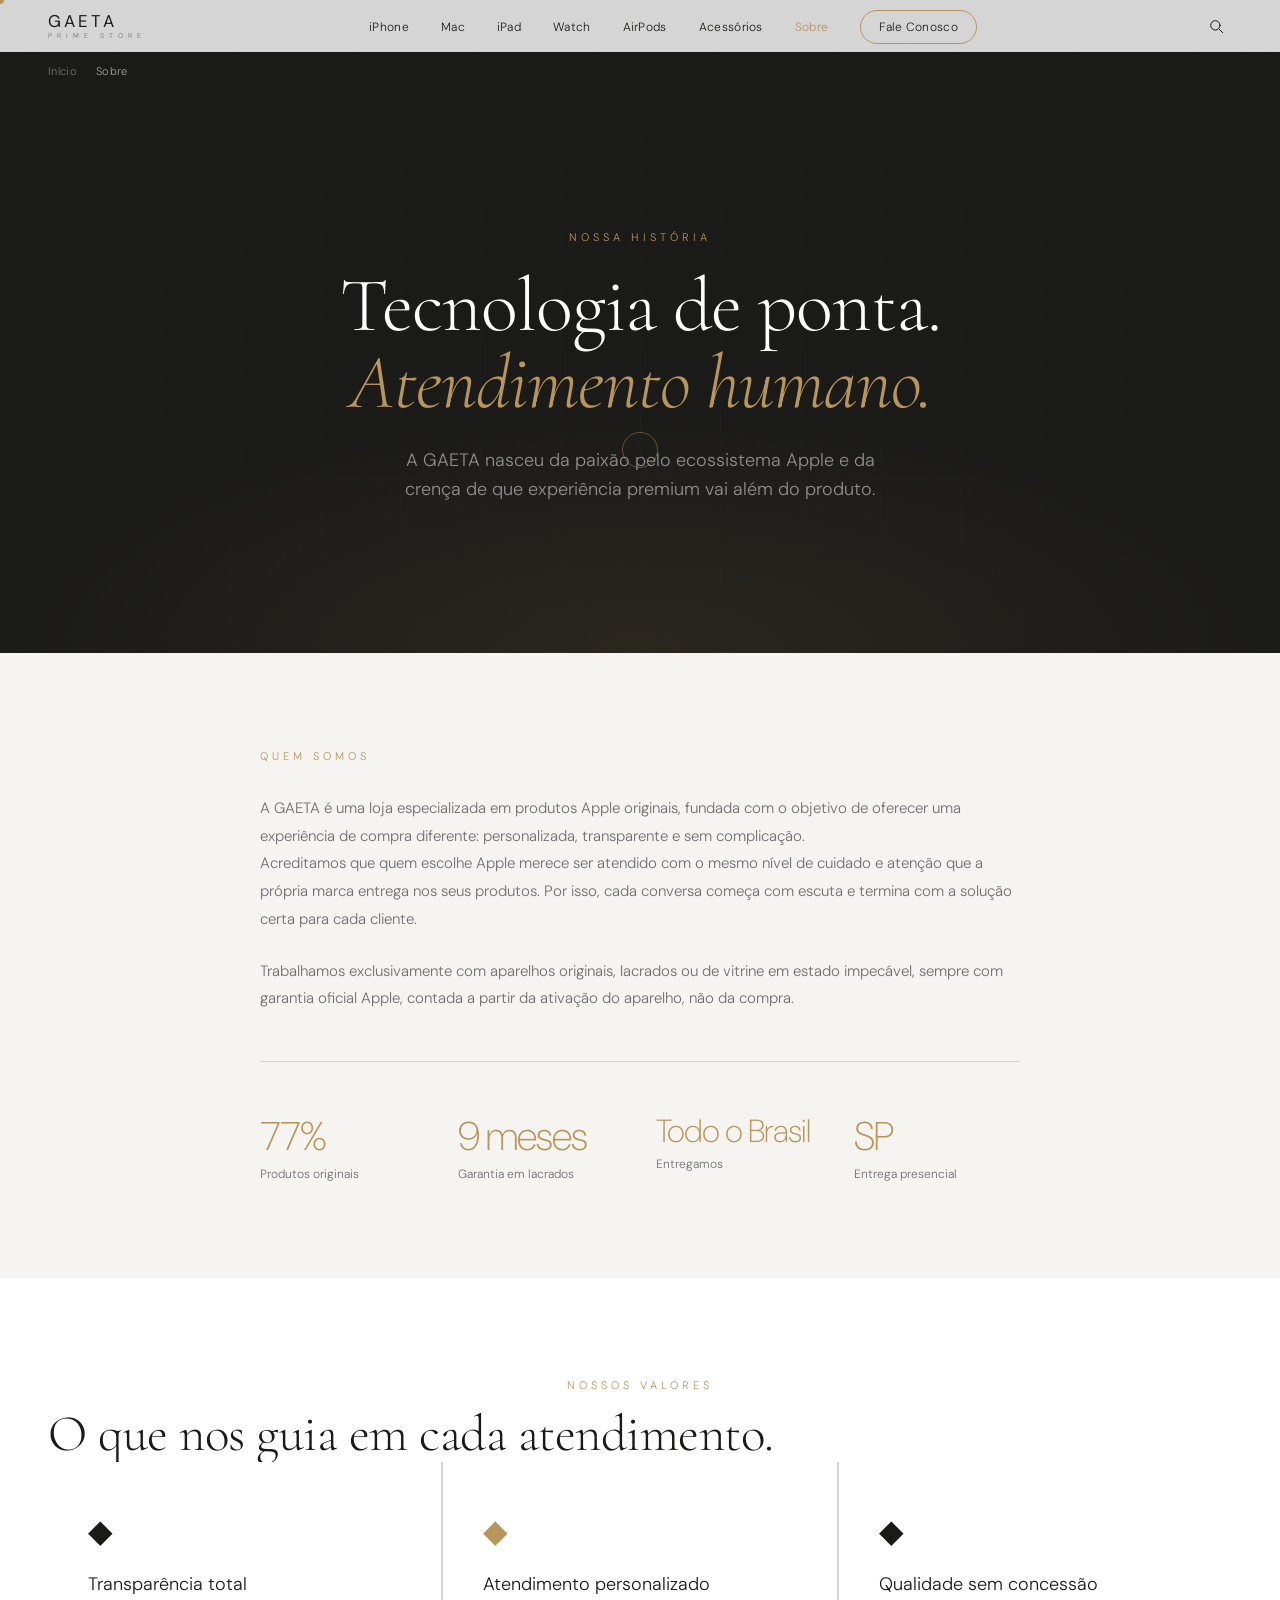
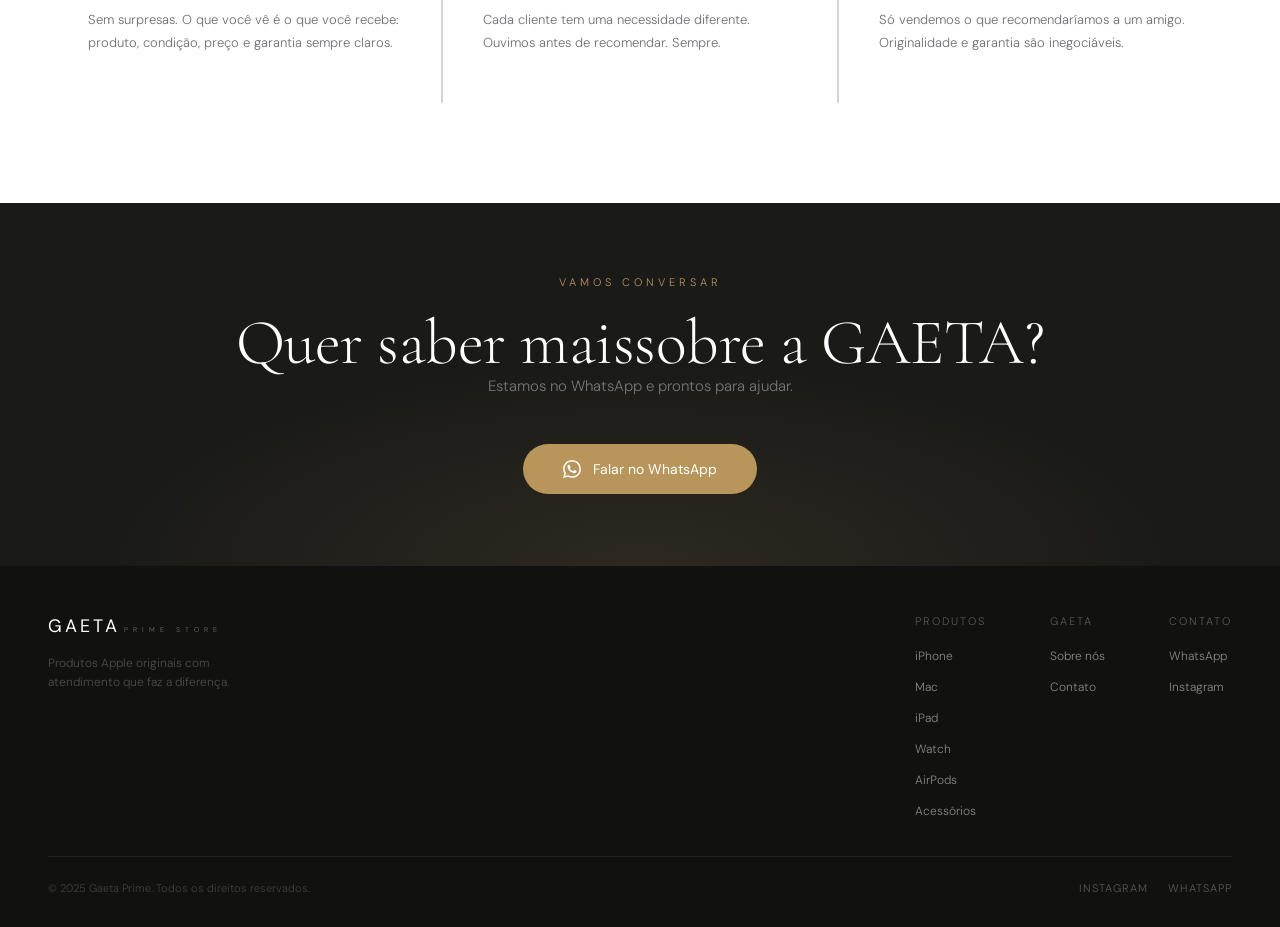
<file: sobre.html>
<!DOCTYPE html>
<html lang="pt-BR">
<head>
  <meta charset="UTF-8">
  <meta name="viewport" content="width=device-width, initial-scale=1.0">
  <meta name="description" content="A GAETA Prime é uma loja especializada em produtos Apple originais com atendimento personalizado via WhatsApp em São Paulo.">
  <meta property="og:title" content="Sobre · Gaeta Prime — Nossa História">
  <meta property="og:description" content="A Gaeta Prime é uma loja especializada em produtos Apple originais com atendimento personalizado via WhatsApp em São Paulo. Transparência, qualidade e cuidado em cada venda.">
  <meta property="og:type" content="website">
  <meta property="og:url" content="https://gaetaprime.com.br/sobre">
  <meta property="og:image" content="https://gaetaprime.com.br/img/og-cover.jpg">
  <meta property="og:image:width" content="1200">
  <meta property="og:image:height" content="630">
  <meta name="twitter:card" content="summary_large_image">
  <meta name="twitter:title" content="Sobre · Gaeta Prime — Nossa História">
  <meta name="twitter:description" content="A Gaeta Prime é uma loja de produtos Apple originais com atendimento personalizado via WhatsApp em São Paulo.">
  <meta name="twitter:image" content="https://gaetaprime.com.br/img/og-cover.jpg">
  <link rel="canonical" href="https://gaetaprime.com.br/sobre">
  <title>Sobre · Gaeta Prime — Produtos Apple com Atendimento Personalizado</title>
  <link rel="icon" href="/favicon.ico" sizes="32x32">
  <link rel="icon" href="/favicon.svg" type="image/svg+xml">
  <link rel="apple-touch-icon" href="/apple-touch-icon.png">
  <link rel="preconnect" href="https://fonts.googleapis.com">
  <link rel="preconnect" href="https://fonts.gstatic.com" crossorigin>
  <link rel="stylesheet" href="https://fonts.googleapis.com/css2?family=Cormorant+Garamond:ital,wght@0,300;0,400;0,500;1,300;1,400&family=DM+Sans:wght@300;400;500&display=swap">
  <link rel="stylesheet" href="style.css">
</head>
<body>
  <div class="film-grain"></div>
  <div id="scroll-bar"></div>
  <div class="cursor-ring" id="cursor-ring"></div>
  <div class="cursor-dot"  id="cursor-dot"></div>

  <nav class="nav" id="nav">
    <a href="index.html" class="nav-logo">
      <span class="nav-logo-g">GAETA</span>
      <span class="nav-logo-p">PRIME STORE</span>
    </a>
    <ul class="nav-links">
      <li><a href="iphone.html">iPhone</a></li>
      <li><a href="mac.html">Mac</a></li>
      <li><a href="ipad.html">iPad</a></li>
      <li><a href="watch.html">Watch</a></li>
      <li><a href="airpods.html">AirPods</a></li>
      <li><a href="acessorios.html">Acessórios</a></li>
      <li><a href="sobre.html" style="color:var(--cobre);">Sobre</a></li>
      <li><a href="contato.html" class="nav-wpp">Fale Conosco</a></li>
    </ul>
    <button class="nav-hamburger" id="nav-hamburger" aria-label="Menu">
      <span></span><span></span><span></span>
    </button>
  </nav>

  <div class="nav-mobile-menu" id="nav-mobile-menu">
    <a href="index.html">Início</a>
    <a href="iphone.html">iPhone</a>
    <a href="mac.html">Mac</a>
    <a href="ipad.html">iPad</a>
    <a href="watch.html">Watch</a>
    <a href="airpods.html">AirPods</a>
    <a href="acessorios.html">Acessórios</a>
    <a href="sobre.html">Sobre</a>
    <a href="contato.html" class="nav-wpp-mobile">FALE CONOSCO →</a>
  </div>

  <!-- BREADCRUMB -->
  <nav class="breadcrumb" aria-label="Navegação" style="background:var(--grafite);">
    <a href="index.html" style="color:rgba(255,255,255,.4);">Início</a>
    <span class="breadcrumb-sep" style="color:rgba(255,255,255,.2);">›</span>
    <span class="breadcrumb-current" style="color:rgba(255,255,255,.6);">Sobre</span>
  </nav>

  <!-- HERO SOBRE -->
  <section style="background:var(--grafite); padding:calc(var(--nav-h) + 100px) 48px 100px; text-align:center; position:relative; overflow:hidden;">
    <div style="position:absolute;inset:0;background:radial-gradient(ellipse 70% 60% at 50% 100%,rgba(184,149,90,.1) 0%,transparent 70%);"></div>
    <!-- Grade sutil -->
    <div style="position:absolute;inset:0;background-image:linear-gradient(rgba(255,255,255,.012) 1px,transparent 1px),linear-gradient(90deg,rgba(255,255,255,.012) 1px,transparent 1px);background-size:80px 80px;mask-image:radial-gradient(ellipse 80% 80% at 50% 50%,black 0%,transparent 100%);-webkit-mask-image:radial-gradient(ellipse 80% 80% at 50% 50%,black 0%,transparent 100%);"></div>
    <div style="position:relative;z-index:1;">
      <p class="hero-eyebrow" style="animation:fadeUp .8s ease .2s both;">NOSSA HISTÓRIA</p>
      <h1 class="hero-title" style="font-size:clamp(40px,6vw,80px); animation:fadeUp .9s ease .4s both;">
        Tecnologia de ponta.<br><em>Atendimento humano.</em>
      </h1>
      <p class="hero-sub" style="animation:fadeUp .9s ease .6s both;">
        A GAETA nasceu da paixão pelo ecossistema Apple e da crença de que experiência premium vai além do produto.
      </p>
    </div>
  </section>

  <!-- SOBRE EDITORIAL -->
  <section style="background:var(--off); padding:clamp(56px,8vw,96px) clamp(24px,5vw,48px);">
    <div style="max-width:760px; margin:0 auto;">
      <p class="page-eyebrow" style="margin-bottom:32px;">QUEM SOMOS</p>
      <p class="sobre-p gw-phrase">A GAETA é uma loja especializada em produtos Apple originais, fundada com o objetivo de oferecer uma experiência de compra diferente: personalizada, transparente e sem complicação.</p>
      <p class="sobre-p">Acreditamos que quem escolhe Apple merece ser atendido com o mesmo nível de cuidado e atenção que a própria marca entrega nos seus produtos. Por isso, cada conversa começa com escuta e termina com a solução certa para cada cliente.</p>
      <p class="sobre-p">Trabalhamos exclusivamente com aparelhos originais, lacrados ou de vitrine em estado impecável, sempre com garantia oficial Apple, contada a partir da ativação do aparelho, não da compra.</p>
      <div class="sobre-nums">
        <div>
          <p class="sobre-num-val" data-count="100" data-suffix="%">0%</p>
          <p class="sobre-num-label">Produtos originais</p>
        </div>
        <div>
          <p class="sobre-num-val" data-count="12" data-suffix=" meses">0 meses</p>
          <p class="sobre-num-label">Garantia em lacrados</p>
        </div>
        <div>
          <p class="sobre-num-val" style="font-size:clamp(22px,3vw,32px);">Todo o Brasil</p>
          <p class="sobre-num-label">Entregamos</p>
        </div>
        <div>
          <p class="sobre-num-val">SP</p>
          <p class="sobre-num-label">Entrega presencial</p>
        </div>
      </div>
    </div>
  </section>

  <!-- VALORES -->
  <section class="section">
    <p class="section-eyebrow" style="text-align:center;">NOSSOS VALORES</p>
    <h2 class="section-title gw-phrase" style="text-align:center; max-width:600px; margin:0 auto 64px;">O que nos guia em cada atendimento.</h2>
    <div style="display:grid; grid-template-columns:repeat(3,1fr); gap:2px; background:var(--borda);" class="valores-grid">
      <div class="reveal" style="background:#fff; padding:48px 40px;">
        <p style="font-size:32px; margin-bottom:20px;">◆</p>
        <h3 style="font-size:18px; font-weight:300; margin-bottom:12px;">Transparência total</h3>
        <p style="font-size:13px; color:var(--cinza); line-height:1.8;">Sem surpresas. O que você vê é o que você recebe: produto, condição, preço e garantia sempre claros.</p>
      </div>
      <div class="reveal reveal-d1" style="background:#fff; padding:48px 40px;">
        <p style="font-size:32px; margin-bottom:20px; color:var(--cobre);">◆</p>
        <h3 style="font-size:18px; font-weight:300; margin-bottom:12px;">Atendimento personalizado</h3>
        <p style="font-size:13px; color:var(--cinza); line-height:1.8;">Cada cliente tem uma necessidade diferente. Ouvimos antes de recomendar. Sempre.</p>
      </div>
      <div class="reveal reveal-d2" style="background:#fff; padding:48px 40px;">
        <p style="font-size:32px; margin-bottom:20px;">◆</p>
        <h3 style="font-size:18px; font-weight:300; margin-bottom:12px;">Qualidade sem concessão</h3>
        <p style="font-size:13px; color:var(--cinza); line-height:1.8;">Só vendemos o que recomendaríamos a um amigo. Originalidade e garantia são inegociáveis.</p>
      </div>
    </div>
  </section>

  <!-- DEPOIMENTOS — oculto até ter avaliações reais de clientes
  <section class="depoimentos">
    <p class="section-eyebrow" style="text-align:center;">CLIENTES</p>
    <h2 class="section-title gw-phrase" style="text-align:center; max-width:480px; margin:0 auto 0;">O que dizem quem já comprou.</h2>
    <div class="depo-grid">
      <div class="depo-card reveal">
        <div class="depo-estrelas">
          <span class="depo-estrela">★</span><span class="depo-estrela">★</span><span class="depo-estrela">★</span><span class="depo-estrela">★</span><span class="depo-estrela">★</span>
        </div>
        <p class="depo-texto">Comprei meu iPhone 16 Pro Max com eles e foi a melhor experiência de compra que já tive. Atendimento rápido, produto lacrado e entregue no prazo. Sem dúvida voltarei.</p>
        <div class="depo-autor">
          <span class="depo-nome">Mariana R.</span>
          <span class="depo-cidade">São Paulo · SP</span>
          <span class="depo-produto">IPHONE 16 PRO MAX</span>
        </div>
      </div>
      <div class="depo-card reveal reveal-d1">
        <div class="depo-estrelas">
          <span class="depo-estrela">★</span><span class="depo-estrela">★</span><span class="depo-estrela">★</span><span class="depo-estrela">★</span><span class="depo-estrela">★</span>
        </div>
        <p class="depo-texto">Precisava de um MacBook urgente e eles me atenderam no mesmo dia. Nota fiscal, garantia Apple, tudo certinho. Produto impecável. Super recomendo.</p>
        <div class="depo-autor">
          <span class="depo-nome">Felipe M.</span>
          <span class="depo-cidade">Campinas · SP</span>
          <span class="depo-produto">MACBOOK AIR M5</span>
        </div>
      </div>
      <div class="depo-card reveal reveal-d2">
        <div class="depo-estrelas">
          <span class="depo-estrela">★</span><span class="depo-estrela">★</span><span class="depo-estrela">★</span><span class="depo-estrela">★</span><span class="depo-estrela">★</span>
        </div>
        <p class="depo-texto">Me ajudaram a escolher o iPad certo pra minha filha. Foram muito pacientes, explicaram todas as diferenças e o produto chegou em 2 dias. Incrível!</p>
        <div class="depo-autor">
          <span class="depo-nome">Cláudia S.</span>
          <span class="depo-cidade">Rio de Janeiro · RJ</span>
          <span class="depo-produto">IPAD AIR 11"</span>
        </div>
      </div>
    </div>
  </section>
  -->

  <!-- CTA CONTATO -->
  <section class="wpp-cta">
    <div class="wpp-cta-content">
      <p class="wpp-cta-eyebrow">VAMOS CONVERSAR</p>
      <h2 class="wpp-cta-title gw-phrase">Quer saber mais<br>sobre a GAETA?</h2>
      <p class="wpp-cta-sub">Estamos no WhatsApp e prontos para ajudar.</p>
      <a href="https://wa.me/5511999999999" target="_blank" rel="noopener" class="btn-wpp-lg">
        <svg viewBox="0 0 24 24" fill="currentColor"><path d="M17.472 14.382c-.297-.149-1.758-.867-2.03-.967-.273-.099-.471-.148-.67.15-.197.297-.767.966-.94 1.164-.173.199-.347.223-.644.075-.297-.15-1.255-.463-2.39-1.475-.883-.788-1.48-1.761-1.653-2.059-.173-.297-.018-.458.13-.606.134-.133.298-.347.446-.52.149-.174.198-.298.298-.497.099-.198.05-.371-.025-.52-.075-.149-.669-1.612-.916-2.207-.242-.579-.487-.5-.669-.51-.173-.008-.371-.01-.57-.01-.198 0-.52.074-.792.372-.272.297-1.04 1.016-1.04 2.479 0 1.462 1.065 2.875 1.213 3.074.149.198 2.096 3.2 5.077 4.487.709.306 1.262.489 1.694.625.712.227 1.36.195 1.871.118.571-.085 1.758-.719 2.006-1.413.248-.694.248-1.289.173-1.413-.074-.124-.272-.198-.57-.347m-5.421 7.403h-.004a9.87 9.87 0 01-5.031-1.378l-.361-.214-3.741.982.998-3.648-.235-.374a9.86 9.86 0 01-1.51-5.26c.001-5.45 4.436-9.884 9.888-9.884 2.64 0 5.122 1.03 6.988 2.898a9.825 9.825 0 012.893 6.994c-.003 5.45-4.437 9.884-9.885 9.884m8.413-18.297A11.815 11.815 0 0012.05 0C5.495 0 .16 5.335.157 11.892c0 2.096.547 4.142 1.588 5.945L.057 24l6.305-1.654a11.882 11.882 0 005.683 1.448h.005c6.554 0 11.89-5.335 11.893-11.893a11.821 11.821 0 00-3.48-8.413z"/></svg>
        Falar no WhatsApp
      </a>
    </div>
  </section>

  <footer class="footer">
    <div class="footer-top">
      <div>
        <span class="footer-logo-g">GAETA</span>
        <span class="footer-logo-p">PRIME STORE</span>
        <p class="footer-tagline">Produtos Apple originais com atendimento que faz a diferença.</p>
      </div>
      <div class="footer-col">
        <p class="footer-col-title">PRODUTOS</p>
        <ul>
          <li><a href="iphone.html">iPhone</a></li>
          <li><a href="mac.html">Mac</a></li>
          <li><a href="ipad.html">iPad</a></li>
          <li><a href="watch.html">Watch</a></li>
          <li><a href="airpods.html">AirPods</a></li>
          <li><a href="acessorios.html">Acessórios</a></li>
        </ul>
      </div>
      <div class="footer-col">
        <p class="footer-col-title">GAETA</p>
        <ul>
          <li><a href="sobre.html">Sobre nós</a></li>
          <li><a href="contato.html">Contato</a></li>
        </ul>
      </div>
      <div class="footer-col">
        <p class="footer-col-title">CONTATO</p>
        <ul>
          <li><a href="https://wa.me/5511999999999" target="_blank">WhatsApp</a></li>
          <li><a href="https://instagram.com/gaetaprime" target="_blank">Instagram</a></li>
        </ul>
      </div>
    </div>
    <div class="footer-bottom">
      <p class="footer-copy">© 2025 Gaeta Prime. Todos os direitos reservados.</p>
      <div class="footer-social">
        <a href="https://instagram.com/gaetaprime" target="_blank">INSTAGRAM</a>
        <a href="https://wa.me/5511999999999" target="_blank">WHATSAPP</a>
      </div>
    </div>
  </footer>

  <script type="application/ld+json">
  {
    "@context": "https://schema.org",
    "@type": "LocalBusiness",
    "name": "Gaeta Prime",
    "description": "Loja especializada em produtos Apple originais com atendimento personalizado via WhatsApp em São Paulo.",
    "url": "https://gaetaprime.com.br",
    "telephone": "+5511999999999",
    "address": {
      "@type": "PostalAddress",
      "addressLocality": "São Paulo",
      "addressRegion": "SP",
      "addressCountry": "BR"
    },
    "openingHours": "Mo-Sa 09:00-20:00",
    "sameAs": ["https://instagram.com/gaetaprime"],
    "priceRange": "$$",
    "image": "https://gaetaprime.com.br/img/og-cover.jpg"
  }
  </script>
  <script src="main.js"></script>
  <script src="gaeta-fx.js" defer></script>
  <script src="search.js" defer></script>
  <script>
  (function() {
    function animateCount(el) {
      const target  = parseInt(el.dataset.count, 10);
      const suffix  = el.dataset.suffix || '';
      const dur     = 1600;
      const start   = performance.now();
      function ease(t) { return 1 - Math.pow(1 - t, 3); }
      function tick(now) {
        const elapsed = now - start;
        const progress = Math.min(elapsed / dur, 1);
        const val = Math.round(ease(progress) * target);
        el.textContent = val + suffix;
        if (progress < 1) requestAnimationFrame(tick);
      }
      requestAnimationFrame(tick);
    }
    const nums = document.querySelectorAll('.sobre-num-val[data-count]');
    if (!nums.length) return;
    const io = new IntersectionObserver(entries => {
      entries.forEach(entry => {
        if (entry.isIntersecting) { animateCount(entry.target); io.unobserve(entry.target); }
      });
    }, { threshold: 0.5 });
    nums.forEach(n => io.observe(n));
  })();
  </script>
</body>
</html>
</file>
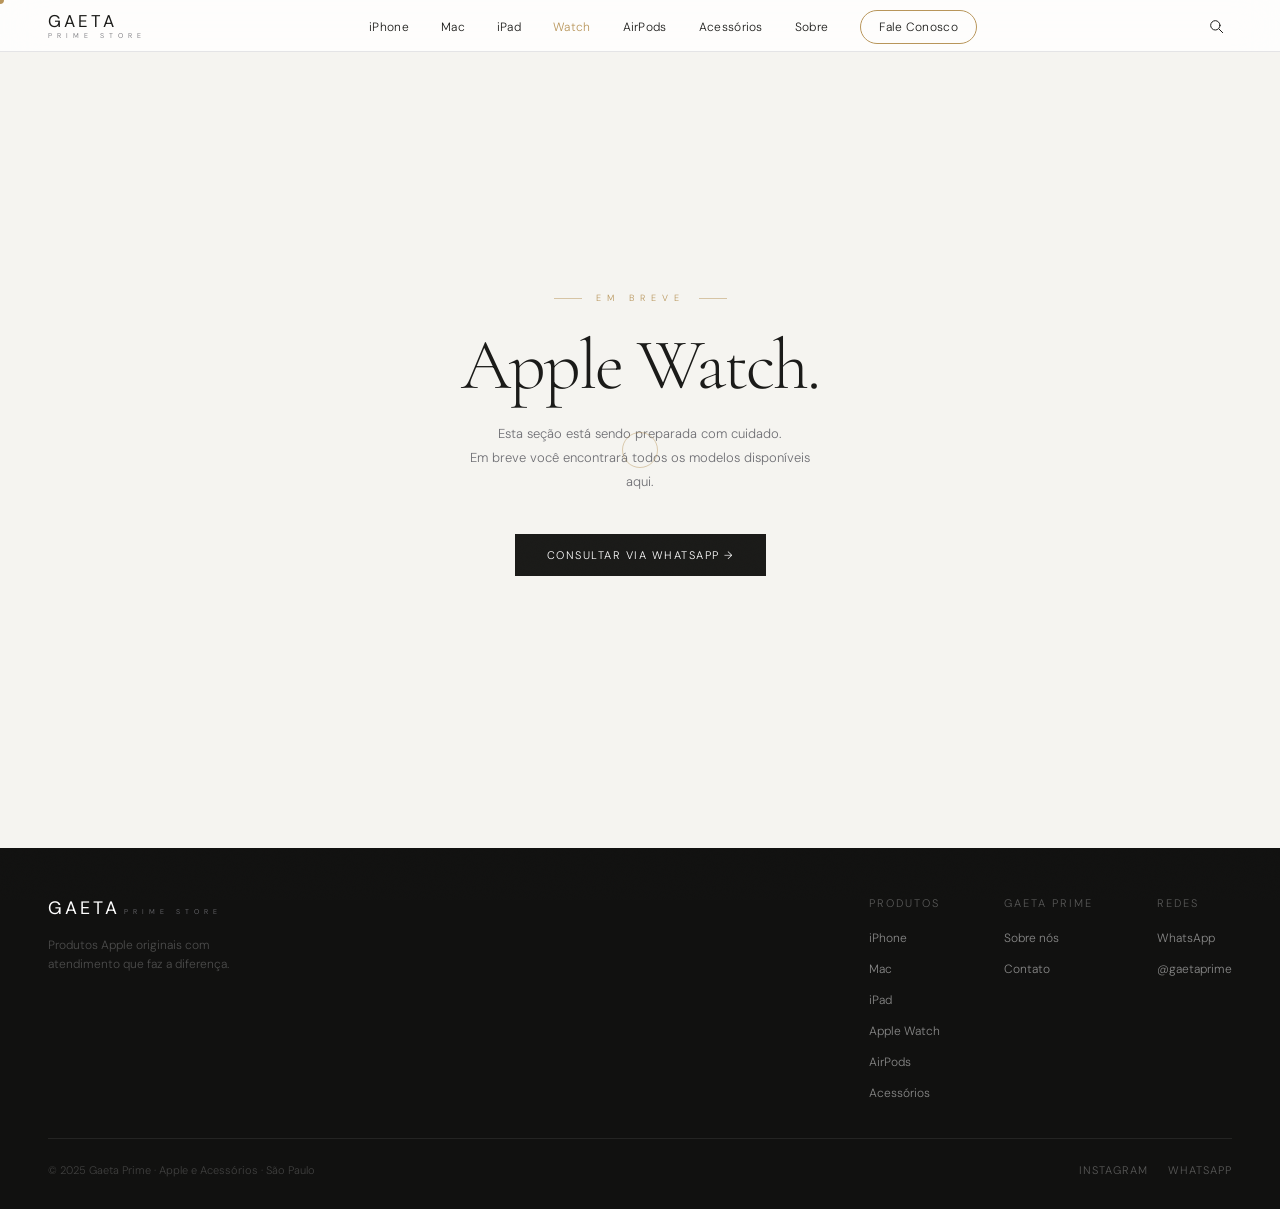
<file: watch.html>
<!DOCTYPE html>
<html lang="pt-BR">
<head>
  <meta charset="UTF-8">
  <meta name="viewport" content="width=device-width, initial-scale=1.0">
  <title>Apple Watch · Gaeta Prime — Em Breve</title>
  <meta name="description" content="Apple Watch originais com garantia Apple. Atendimento personalizado via WhatsApp.">
  <link rel="icon" href="/favicon.ico" sizes="32x32">
  <link rel="icon" href="/favicon.svg" type="image/svg+xml">
  <link rel="apple-touch-icon" href="/apple-touch-icon.png">
  <link rel="preconnect" href="https://fonts.googleapis.com">
  <link rel="preconnect" href="https://fonts.gstatic.com" crossorigin>
  <link rel="stylesheet" href="https://fonts.googleapis.com/css2?family=Cormorant+Garamond:ital,wght@0,300;0,400;0,500;1,300;1,400&family=DM+Sans:wght@300;400;500&display=swap">
  <link rel="stylesheet" href="style.css">
</head>
<body>
  <div class="film-grain"></div>
  <div id="scroll-bar"></div>
  <div class="cursor-ring" id="cursor-ring"></div>
  <div class="cursor-dot"  id="cursor-dot"></div>

  <nav class="nav" id="nav">
    <a href="index.html" class="nav-logo">
      <span class="nav-logo-g">GAETA</span>
      <span class="nav-logo-p">PRIME STORE</span>
    </a>
    <ul class="nav-links">
      <li><a href="iphone.html">iPhone</a></li>
      <li><a href="mac.html">Mac</a></li>
      <li><a href="ipad.html">iPad</a></li>
      <li><a href="watch.html" style="color:var(--cobre);">Watch</a></li>
      <li><a href="airpods.html">AirPods</a></li>
      <li><a href="acessorios.html">Acessórios</a></li>
      <li><a href="sobre.html">Sobre</a></li>
      <li><a href="contato.html" class="nav-wpp">Fale Conosco</a></li>
    </ul>
    <button class="nav-hamburger" id="nav-hamburger" aria-label="Menu">
      <span></span><span></span><span></span>
    </button>
  </nav>

  <div class="nav-mobile-menu" id="nav-mobile-menu">
    <a href="index.html">Início</a>
    <a href="iphone.html">iPhone</a>
    <a href="mac.html">Mac</a>
    <a href="ipad.html">iPad</a>
    <a href="watch.html">Watch</a>
    <a href="airpods.html">AirPods</a>
    <a href="acessorios.html">Acessórios</a>
    <a href="sobre.html">Sobre</a>
    <a href="contato.html" class="nav-wpp-mobile">FALE CONOSCO →</a>
  </div>

  <main style="min-height:calc(100svh - var(--nav-h)); display:flex; align-items:center; justify-content:center; padding:calc(var(--nav-h) + 64px) 24px 96px; background:var(--off);">
    <div style="text-align:center; max-width:480px;">
      <p style="font-size:9px; letter-spacing:6px; color:var(--cobre); margin-bottom:28px; display:flex; align-items:center; justify-content:center; gap:14px;">
        <span style="display:block;width:28px;height:.5px;background:var(--cobre);opacity:.5;"></span>
        EM BREVE
        <span style="display:block;width:28px;height:.5px;background:var(--cobre);opacity:.5;"></span>
      </p>
      <h1 style="font-family:'Cormorant Garamond',serif; font-size:clamp(40px,6vw,72px); font-weight:300; letter-spacing:-2px; line-height:.92; margin-bottom:24px; color:var(--grafite);">Apple Watch.</h1>
      <p style="font-size:13px; color:var(--cinza); line-height:1.85; margin-bottom:40px; max-width:360px; margin-left:auto; margin-right:auto;">Esta seção está sendo preparada com cuidado.<br>Em breve você encontrará todos os modelos disponíveis aqui.</p>
      <a href="https://wa.me/5511999999999?text=Olá!%20Tenho%20interesse%20em%20um%20Apple%20Watch.%20Podem%20me%20ajudar%3F" target="_blank" rel="noopener"
        style="display:inline-flex; align-items:center; gap:10px; background:var(--grafite); color:#fff; padding:14px 32px; font-size:11px; letter-spacing:1.5px; transition:background .2s;"
        onmouseover="this.style.background='var(--cobre)'" onmouseout="this.style.background='var(--grafite)'">
        CONSULTAR VIA WHATSAPP →
      </a>
    </div>
  </main>

  <footer class="footer">
    <div class="footer-top">
      <div>
        <span class="footer-logo-g">GAETA</span>
        <span class="footer-logo-p">PRIME STORE</span>
        <p class="footer-tagline">Produtos Apple originais com atendimento que faz a diferença.</p>
      </div>
      <div class="footer-col">
        <p class="footer-col-title">PRODUTOS</p>
        <ul>
          <li><a href="iphone.html">iPhone</a></li>
          <li><a href="mac.html">Mac</a></li>
          <li><a href="ipad.html">iPad</a></li>
          <li><a href="watch.html">Apple Watch</a></li>
          <li><a href="airpods.html">AirPods</a></li>
          <li><a href="acessorios.html">Acessórios</a></li>
        </ul>
      </div>
      <div class="footer-col">
        <p class="footer-col-title">GAETA PRIME</p>
        <ul>
          <li><a href="sobre.html">Sobre nós</a></li>
          <li><a href="contato.html">Contato</a></li>
        </ul>
      </div>
      <div class="footer-col">
        <p class="footer-col-title">REDES</p>
        <ul>
          <li><a href="https://wa.me/5511999999999" target="_blank">WhatsApp</a></li>
          <li><a href="https://instagram.com/gaetaprime" target="_blank">@gaetaprime</a></li>
        </ul>
      </div>
    </div>
    <div class="footer-bottom">
      <p class="footer-copy">© 2025 Gaeta Prime · Apple e Acessórios · São Paulo</p>
      <div class="footer-social">
        <a href="https://instagram.com/gaetaprime" target="_blank">INSTAGRAM</a>
        <a href="https://wa.me/5511999999999" target="_blank">WHATSAPP</a>
      </div>
    </div>
  </footer>

  <script src="main.js"></script>
  <script src="gaeta-fx.js" defer></script>
  <script src="search.js" defer></script>
</body>
</html>
</file>
<file: style.css>
/* ============================================
   GAETA â€” Design System
   Minimalismo premium, identidade Apple
   ============================================ */

/* Google Fonts carregado via <link> no HTML â€” sem @import duplo */

:root {
  --grafite:  #1A1A18;
  --cobre:    #B8955A;
  --cinza:    #6E6E73;
  --borda:    #D2D2D7;
  --off:      #F5F4F0;
  --bege:     #EAE6DF;
  --branco:   #FFFFFF;

  --nav-h: 52px;
  --ease: cubic-bezier(.4,0,.2,1);
  --ease-out: cubic-bezier(0,0,.2,1);
}

/* â”€â”€â”€ RESET â”€â”€â”€â”€â”€â”€â”€â”€â”€â”€â”€â”€â”€â”€â”€â”€â”€â”€â”€â”€â”€â”€â”€â”€â”€â”€â”€â”€â”€â”€â”€â”€â”€â”€ */
*, *::before, *::after { margin:0; padding:0; box-sizing:border-box; }
html { scroll-behavior:smooth; -webkit-font-smoothing:antialiased; }
body { font-family:'DM Sans',sans-serif; font-weight:300; color:var(--grafite); background:#fff; overflow-x:hidden; }
img { display:block; max-width:100%; }
a { color:inherit; text-decoration:none; }
button { font-family:inherit; cursor:pointer; }

/* â”€â”€â”€ NAVEGAÃ‡ÃƒO â”€â”€â”€â”€â”€â”€â”€â”€â”€â”€â”€â”€â”€â”€â”€â”€â”€â”€â”€â”€â”€â”€â”€â”€â”€â”€â”€â”€â”€â”€ */
.nav {
  position:fixed; top:0; left:0; right:0; z-index:900;
  height:var(--nav-h);
  display:flex; align-items:center; justify-content:space-between;
  padding:0 48px;
  background:rgba(255,255,255,.82);
  backdrop-filter:saturate(180%) blur(20px);
  -webkit-backdrop-filter:saturate(180%) blur(20px);
  border-bottom:0.5px solid rgba(210,210,215,.6);
  transition:background .3s var(--ease);
}
.nav.dark {
  background:rgba(26,26,24,.88);
  border-bottom-color:rgba(255,255,255,.08);
}
.nav-logo { display:flex; flex-direction:column; line-height:1; }
.nav-logo-g { font-size:17px; font-weight:400; letter-spacing:3px; transition:color .3s; }
.nav-logo-p { font-size:7px; letter-spacing:5px; color:var(--cinza); margin-top:2px; transition:color .3s; }
.nav.dark .nav-logo-g { color:#fff; }
.nav.dark .nav-logo-p { color:rgba(255,255,255,.4); }

.nav-links { display:flex; gap:32px; list-style:none; align-items:center; }
.nav-links a { font-size:12px; letter-spacing:.3px; color:var(--grafite); transition:color .2s; }
.nav-links a:hover { color:var(--cobre); }
.nav.dark .nav-links a { color:rgba(255,255,255,.7); }
.nav.dark .nav-links a:hover { color:#fff; }

.nav-wpp {
  font-size:11px; letter-spacing:1px; padding:8px 18px;
  background:transparent; color:var(--cobre);
  border:1px solid var(--cobre);
  border-radius:980px;
  transition:background .2s, color .2s, border-color .2s;
}
.nav-wpp:hover { background:var(--cobre); color:#fff !important; border-color:var(--cobre); }
.nav.dark .nav-wpp { background:transparent; color:rgba(255,255,255,.7); border-color:rgba(255,255,255,.3); }
.nav.dark .nav-wpp:hover { background:var(--cobre); color:#fff; border-color:var(--cobre); }

/* â”€â”€â”€ HERO â”€â”€â”€â”€â”€â”€â”€â”€â”€â”€â”€â”€â”€â”€â”€â”€â”€â”€â”€â”€â”€â”€â”€â”€â”€â”€â”€â”€â”€â”€â”€â”€â”€â”€â”€ */
.hero {
  position:relative; min-height:100svh;
  display:flex; flex-direction:column; align-items:center; justify-content:center;
  overflow:hidden; background:var(--grafite);
  padding-top:var(--nav-h);
}
.hero-bg {
  position:absolute; inset:0;
  background:radial-gradient(ellipse 80% 60% at 50% 60%, #2C2A26 0%, var(--grafite) 100%);
}
.hero-img {
  position:absolute; inset:0;
  width:100%; height:100%; object-fit:cover;
  opacity:.18; mix-blend-mode:luminosity;
  transform:scale(1.04);
  transition:transform 8s ease;
}
.hero:hover .hero-img { transform:scale(1); }
.hero-content {
  position:relative; z-index:2;
  text-align:center; padding:0 24px;
}
.hero-eyebrow {
  font-size:11px; letter-spacing:4px; color:var(--cobre);
  margin-bottom:24px; opacity:0;
  animation:fadeUp .8s var(--ease-out) .3s forwards;
}
.hero-title {
  font-family:'Cormorant Garamond',serif;
  font-size:clamp(52px,8vw,104px); font-weight:300;
  color:#fff; line-height:1.0; letter-spacing:-1px;
  margin-bottom:24px; opacity:0;
  animation:fadeUp .9s var(--ease-out) .5s forwards;
}
.hero-title em { font-style:italic; color:var(--cobre); }
.hero-sub {
  font-size:clamp(14px,1.6vw,18px); font-weight:300;
  color:rgba(255,255,255,.5); max-width:520px; margin:0 auto 48px;
  line-height:1.65; opacity:0;
  animation:fadeUp .9s var(--ease-out) .7s forwards;
}
.hero-ctas { display:flex; gap:16px; justify-content:center; flex-wrap:wrap; opacity:0; animation:fadeUp .9s var(--ease-out) .9s forwards; }
.btn-primary {
  padding:14px 32px; border-radius:980px;
  background:var(--cobre); color:#fff; font-size:13px; font-weight:400; letter-spacing:.5px;
  transition:background .2s, transform .2s;
  border:none;
}
.btn-primary:hover { background:#a07840; transform:scale(1.03); }
.btn-ghost {
  padding:13px 32px; border-radius:980px;
  background:transparent; color:rgba(255,255,255,.75); font-size:13px; letter-spacing:.5px;
  border:1px solid rgba(255,255,255,.25);
  transition:all .2s;
}
.btn-ghost:hover { background:rgba(255,255,255,.1); color:#fff; }
.hero-scroll {
  position:absolute; bottom:36px; left:50%; transform:translateX(-50%);
  display:flex; flex-direction:column; align-items:center; gap:8px;
  color:rgba(255,255,255,.3); font-size:10px; letter-spacing:2px;
  opacity:0; animation:fadeIn 1s ease 1.4s forwards;
}
.hero-scroll-line {
  width:1px; height:40px; background:linear-gradient(to bottom,rgba(255,255,255,.3),transparent);
  animation:scrollPulse 2s ease infinite;
}

/* â”€â”€â”€ BAND â”€â”€â”€â”€â”€â”€â”€â”€â”€â”€â”€â”€â”€â”€â”€â”€â”€â”€â”€â”€â”€â”€â”€â”€â”€â”€â”€â”€â”€â”€â”€â”€â”€â”€â”€â”€ */
.band {
  background:var(--grafite); padding:20px 48px;
  display:flex; align-items:center; justify-content:center; gap:48px; flex-wrap:wrap;
  border-top:0.5px solid rgba(255,255,255,.06);
}
.band-item { display:flex; align-items:center; gap:10px; }
.band-item svg { opacity:.5; }
.band-text { font-size:12px; color:rgba(255,255,255,.45); letter-spacing:.3px; }
.band-text strong { color:var(--cobre); font-weight:400; }

/* â”€â”€â”€ SEÃ‡ÃƒO GENÃ‰RICA â”€â”€â”€â”€â”€â”€â”€â”€â”€â”€â”€â”€â”€â”€â”€â”€â”€â”€â”€â”€â”€â”€â”€â”€â”€ */
.section { padding:100px 48px; }
.section-sm { padding:60px 48px; }
.section-dark { background:var(--grafite); }
.section-off { background:var(--off); }

.section-eyebrow { font-size:11px; letter-spacing:4px; color:var(--cobre); margin-bottom:16px; }
.section-title { font-family:'Cormorant Garamond',serif; font-size:clamp(36px,4vw,58px); font-weight:300; letter-spacing:-.5px; line-height:1.05; margin-bottom:16px; }
.section-sub { font-size:15px; color:var(--cinza); line-height:1.7; max-width:560px; }
.section-dark .section-title { color:#fff; }
.section-dark .section-sub { color:rgba(255,255,255,.45); }

/* â”€â”€â”€ CATEGORIAS HOME â”€â”€â”€â”€â”€â”€â”€â”€â”€â”€â”€â”€â”€â”€â”€â”€â”€â”€â”€â”€â”€â”€â”€â”€ */
.cat-grid { display:grid; grid-template-columns:repeat(4,1fr); gap:2px; margin-top:60px; }
.cat-card {
  position:relative; aspect-ratio:3/4; overflow:hidden;
  display:flex; flex-direction:column; justify-content:flex-end;
  background:var(--off);
  transition:transform .4s var(--ease);
}
.cat-card:hover { transform:scale(1.01); }
.cat-img {
  position:absolute; inset:0; width:100%; height:100%; object-fit:contain;
  padding:32px; object-position:center 30%;
  transition:transform .6s var(--ease);
}
.cat-card:hover .cat-img { transform:scale(1.05) translateY(-4px); }
.cat-overlay {
  position:absolute; inset:0;
  background:linear-gradient(to top, rgba(26,26,24,.7) 0%, transparent 55%);
}
.cat-info { position:relative; z-index:2; padding:28px 24px; }
.cat-nome { font-size:20px; font-weight:300; color:#fff; margin-bottom:4px; }
.cat-ver { font-size:11px; letter-spacing:2px; color:var(--cobre); }

/* â”€â”€â”€ DESTAQUE PRODUTO â”€â”€â”€â”€â”€â”€â”€â”€â”€â”€â”€â”€â”€â”€â”€â”€â”€â”€â”€â”€â”€â”€â”€ */
.feature {
  display:grid; grid-template-columns:1fr 1fr; min-height:70vh; overflow:hidden;
}
.feature-img {
  background:var(--off); display:flex; align-items:center; justify-content:center;
  padding:60px; overflow:hidden;
}
.feature-img img { max-height:480px; object-fit:contain; transition:transform .6s var(--ease); }
.feature:hover .feature-img img { transform:scale(1.04) translateY(-6px); }
.feature-content {
  display:flex; flex-direction:column; justify-content:center;
  padding:80px 64px; background:var(--grafite);
}
.feature-tag { font-size:9px; letter-spacing:3px; color:var(--cobre); margin-bottom:20px; }
.feature-title { font-family:'Cormorant Garamond',serif; font-size:clamp(32px,3.5vw,52px); font-weight:300; color:#fff; line-height:1.1; margin-bottom:20px; letter-spacing:-.5px; }
.feature-desc { font-size:14px; color:rgba(255,255,255,.45); line-height:1.8; margin-bottom:40px; }
.feature-link { font-size:12px; letter-spacing:2px; color:var(--cobre); display:inline-flex; align-items:center; gap:8px; transition:gap .2s; }
.feature-link:hover { gap:14px; }
.feature-link::after { content:'â†’'; }
.feature.reverse { direction:rtl; }
.feature.reverse > * { direction:ltr; }
.feature.reverse .feature-content { background:#fff; }
.feature.reverse .feature-tag { color:var(--cobre); }
.feature.reverse .feature-title { color:var(--grafite); }
.feature.reverse .feature-desc { color:var(--cinza); }

/* â”€â”€â”€ GRID PRODUTOS â”€â”€â”€â”€â”€â”€â”€â”€â”€â”€â”€â”€â”€â”€â”€â”€â”€â”€â”€â”€â”€â”€â”€â”€â”€â”€ */
.prod-section { padding:60px 0; }
.prod-section-header { padding:0 48px 36px; display:flex; align-items:flex-end; justify-content:space-between; }
.ver-todos { font-size:12px; letter-spacing:1px; color:var(--cobre); transition:opacity .2s; }
.ver-todos:hover { opacity:.7; }
.prod-grid { display:grid; grid-template-columns:repeat(3,1fr); gap:2px; background:var(--borda); }
.prod-card {
  background:#fff; display:flex; flex-direction:column;
  text-decoration:none; position:relative;
  transition:background .25s;
}
.prod-card:hover { background:var(--off); }
.prod-badge {
  position:absolute; top:12px; left:12px; z-index:2;
  font-size:9px; letter-spacing:2px; padding:4px 10px;
}
.badge-novo { background:var(--cobre); color:#fff; }
.badge-vitrine { background:var(--grafite); color:var(--cobre); border:1px solid var(--cobre); }
.prod-foto {
  aspect-ratio:4/3; display:flex; align-items:center; justify-content:center;
  padding:10px; overflow:hidden;
}
.prod-foto img { width:100%; height:100%; object-fit:contain; transition:transform .4s var(--ease); }
.prod-card:hover .prod-foto img { transform:scale(1.05) translateY(-4px); }
.prod-info { padding:16px 24px 24px; border-top:0.5px solid var(--borda); flex:1; display:flex; flex-direction:column; }
.prod-nome { font-family:'Cormorant Garamond',serif; font-size:19px; font-weight:400; margin-bottom:3px; }
.prod-spec { font-size:11px; color:var(--cinza); line-height:1.6; flex:1; margin-bottom:12px; }
.prod-preco { font-size:19px; font-weight:200; margin-bottom:12px; }
.prod-cta-row { display:flex; align-items:center; justify-content:space-between; }
.prod-ver { font-size:10px; letter-spacing:2px; color:var(--cinza); border-bottom:0.5px solid var(--borda); padding-bottom:2px; transition:all .2s; }
.prod-card:hover .prod-ver { color:var(--cobre); border-color:var(--cobre); }
.prod-tag-cond { font-size:9px; letter-spacing:1px; padding:3px 8px; border-radius:2px; }
.cond-lacrado { background:#F0F9F0; color:#2A6A2A; }
.cond-vitrine { background:#FFF8EE; color:#8A6020; }

/* Duas condiÃ§Ãµes lado a lado; a indisponÃ­vel fica riscada e apagada */
.prod-conds { display:flex; gap:6px; align-items:center; }
.cond-off {
  background:#F2F2F2; color:#B0B0B0;
  text-decoration:line-through; text-decoration-thickness:1px;
}

/* PreÃ§os por condiÃ§Ã£o (vitrine / lacrado) no card */
.prod-precos { display:flex; flex-direction:column; gap:3px; margin-bottom:14px; }
.prod-preco-cond { font-size:13px; letter-spacing:.2px; }
.prc-vitrine { color:#8A6020; }
.prc-lacrado { color:#2A6A2A; }
.prod-preco-cond.prc-off {
  color:#B0B0B0; background:none;
  text-decoration:line-through; text-decoration-thickness:1px;
  font-size:12px;
}

/* â”€â”€â”€ WPP CTA â”€â”€â”€â”€â”€â”€â”€â”€â”€â”€â”€â”€â”€â”€â”€â”€â”€â”€â”€â”€â”€â”€â”€â”€â”€â”€â”€â”€â”€â”€â”€â”€â”€ */
.wpp-cta {
  background:var(--grafite); padding:72px 48px; text-align:center;
  position:relative; overflow:hidden;
}
.wpp-cta::before {
  content:''; position:absolute; inset:0;
  background:radial-gradient(ellipse 60% 80% at 50% 100%, rgba(184,149,90,.12) 0%, transparent 70%);
}
.wpp-cta-content { position:relative; z-index:1; }
.wpp-cta-eyebrow { font-size:11px; letter-spacing:4px; color:var(--cobre); margin-bottom:20px; }
.wpp-cta-title { font-family:'Cormorant Garamond',serif; font-size:clamp(36px,5vw,72px); font-weight:300; color:#fff; letter-spacing:-.5px; line-height:1.05; margin-bottom:16px; }
.wpp-cta-sub { font-size:15px; color:rgba(255,255,255,.4); margin-bottom:48px; }
.btn-wpp-lg {
  display:inline-flex; align-items:center; gap:12px;
  background:var(--cobre); color:#fff; padding:16px 40px;
  border-radius:980px; font-size:14px; font-weight:400;
  transition:background .2s, transform .2s;
}
.btn-wpp-lg:hover { background:#a07840; transform:scale(1.03); }
.btn-wpp-lg svg { width:18px; height:18px; }

/* â”€â”€â”€ FOOTER â”€â”€â”€â”€â”€â”€â”€â”€â”€â”€â”€â”€â”€â”€â”€â”€â”€â”€â”€â”€â”€â”€â”€â”€â”€â”€â”€â”€â”€â”€â”€â”€â”€â”€ */
.footer { background:#111110; padding:48px 48px 32px; }
.footer-top { display:grid; grid-template-columns:1fr auto auto auto; gap:64px; padding-bottom:36px; border-bottom:0.5px solid rgba(255,255,255,.08); margin-bottom:24px; }
.footer-logo-g { font-size:18px; font-weight:400; letter-spacing:3px; color:#fff; }
.footer-logo-p { font-size:7px; letter-spacing:5px; color:var(--cinza); margin-top:2px; }
.footer-tagline { font-size:12px; color:rgba(255,255,255,.25); margin-top:16px; line-height:1.6; max-width:200px; }
.footer-col-title { font-size:11px; letter-spacing:2px; color:rgba(255,255,255,.3); margin-bottom:16px; }
.footer-col ul { list-style:none; display:flex; flex-direction:column; gap:10px; }
.footer-col a { font-size:12px; color:rgba(255,255,255,.5); transition:color .2s; }
.footer-col a:hover { color:#fff; }
.footer-bottom { display:flex; justify-content:space-between; align-items:center; }
.footer-copy { font-size:11px; color:rgba(255,255,255,.2); }
.footer-social { display:flex; gap:20px; }
.footer-social a { font-size:11px; color:rgba(255,255,255,.3); letter-spacing:1px; transition:color .2s; }
.footer-social a:hover { color:var(--cobre); }

/* â”€â”€â”€ PÃGINA INTERNA â€” HEADER â”€â”€â”€â”€â”€â”€â”€â”€â”€â”€â”€â”€â”€â”€â”€â”€ */
.page-header {
  padding:calc(var(--nav-h) + 40px) 48px 36px;
  border-bottom:0.5px solid var(--borda);
}
.page-eyebrow { font-size:11px; letter-spacing:4px; color:var(--cobre); margin-bottom:12px; }
.page-title { font-family:'Cormorant Garamond',serif; font-size:clamp(36px,5vw,64px); font-weight:300; letter-spacing:-1px; line-height:1; }
.page-sub { font-size:14px; color:var(--cinza); margin-top:12px; max-width:480px; line-height:1.65; }

/* â”€â”€â”€ FILTROS CATÃLOGO â”€â”€â”€â”€â”€â”€â”€â”€â”€â”€â”€â”€â”€â”€â”€â”€â”€â”€â”€â”€â”€â”€â”€ */
.filtros {
  position:sticky; top:var(--nav-h); z-index:100;
  background:#fff; border-bottom:0.5px solid var(--borda);
  display:flex; gap:0; overflow-x:auto; padding:0 48px;
  scrollbar-width:none;
}
.filtros::-webkit-scrollbar { display:none; }
.filtro-btn {
  padding:16px 24px; font-size:12px; letter-spacing:1px;
  background:transparent; border:none; color:var(--cinza);
  border-bottom:2px solid transparent; white-space:nowrap;
  transition:all .2s; font-family:inherit;
}
.filtro-btn:hover { color:var(--grafite); }
.filtro-btn.ativo { color:var(--grafite); border-bottom-color:var(--grafite); }

/* BotÃµes de modelo (iPhone, iPad, Mac) */
.modelo-btn {
  padding:8px 18px; border:0.5px solid var(--borda); background:#fff;
  font-size:11px; letter-spacing:.5px; color:var(--grafite);
  border-radius:2px; cursor:pointer; transition:all .2s; white-space:nowrap;
  font-family:inherit;
}
.modelo-btn:hover { border-color:var(--grafite); }
.modelo-btn.ativo { background:var(--grafite); color:#fff; border-color:var(--grafite); }

/* â”€â”€â”€ PÃGINA PRODUTO â”€â”€â”€â”€â”€â”€â”€â”€â”€â”€â”€â”€â”€â”€â”€â”€â”€â”€â”€â”€â”€â”€â”€â”€â”€ */
.prod-hero { display:grid; grid-template-columns:1fr 480px; min-height:calc(100svh - var(--nav-h)); }
.prod-galeria {
  position:sticky; top:var(--nav-h); height:calc(100svh - var(--nav-h));
  display:flex; flex-direction:column; align-items:center; justify-content:center;
  background:#fafafa; gap:24px; padding:32px;
}
.prod-main-img {
  width:94%; max-width:600px; aspect-ratio:1;
  object-fit:contain; transition:opacity .2s, transform .4s var(--ease);
}
.prod-main-img.fade { opacity:0; }
.prod-thumbs { display:flex; gap:8px; flex-wrap:wrap; justify-content:center; }
.prod-thumb {
  width:52px; height:52px; object-fit:contain;
  border:1.5px solid transparent; border-radius:6px; padding:3px;
  opacity:.4; cursor:pointer; transition:all .15s;
}
.prod-thumb:hover, .prod-thumb.ativo { opacity:1; border-color:var(--grafite); }

.prod-config { padding:56px 48px 72px 44px; border-left:0.5px solid var(--borda); overflow-y:auto; }
.prod-cat { font-size:11px; letter-spacing:3px; color:var(--cobre); margin-bottom:12px; }
.prod-titulo { font-size:clamp(24px,2.5vw,34px); font-weight:200; line-height:1.1; margin-bottom:8px; }
.prod-desc-short { font-size:13px; color:var(--cinza); line-height:1.7; margin-bottom:36px; }

.config-step { margin-bottom:32px; }
.config-label { font-size:11px; letter-spacing:1px; color:var(--cinza); margin-bottom:12px; display:block; }
.config-label strong { color:var(--grafite); font-weight:400; }

.modelo-cards { display:flex; flex-direction:column; gap:8px; }
.modelo-card {
  display:flex; align-items:center; gap:16px; padding:14px 16px;
  border:1px solid var(--borda); cursor:pointer;
  transition:border-color .15s; background:#fff;
}
.modelo-card:hover { border-color:#999; }
.modelo-card.ativo { border:2px solid var(--grafite); }
.modelo-thumb { width:44px; height:44px; object-fit:contain; flex-shrink:0; }
.modelo-info { flex:1; }
.modelo-nome { font-size:13px; font-weight:400; }
.modelo-spec { font-size:11px; color:var(--cinza); margin-top:2px; }
.modelo-preco { font-size:11px; color:var(--cinza); text-align:right; }
.modelo-tag { font-size:9px; letter-spacing:2px; color:var(--cobre); margin-left:8px; }

.cor-grid { display:flex; gap:10px; flex-wrap:wrap; }
.cor-btn { display:flex; flex-direction:column; align-items:center; gap:6px; background:none; border:none; cursor:pointer; padding:0; }
.cor-circulo { width:30px; height:30px; border-radius:50%; outline:2px solid transparent; outline-offset:3px; transition:outline-color .15s; }
.cor-btn.ativo .cor-circulo, .cor-btn:hover .cor-circulo { outline-color:var(--grafite); }
.cor-nome { font-size:9px; color:var(--cinza); max-width:58px; text-align:center; line-height:1.3; }
.cor-btn.ativo .cor-nome { color:var(--grafite); }

.storage-grid { display:flex; gap:8px; flex-wrap:wrap; }
.storage-btn {
  padding:10px 18px; border:1px solid var(--borda); background:#fff;
  font-size:12px; color:var(--grafite); font-family:inherit;
  transition:all .15s; cursor:pointer;
}
.storage-btn:hover { border-color:#999; }
.storage-btn.ativo { border:2px solid var(--grafite); font-weight:400; }
.storage-btn:disabled { opacity:.4; cursor:not-allowed; }

.preco-box { padding:24px 0; border-top:0.5px solid var(--borda); border-bottom:0.5px solid var(--borda); margin:28px 0; }
.preco-de { font-size:11px; color:var(--cinza); margin-bottom:4px; }
.preco-val { font-size:32px; font-weight:200; letter-spacing:-1px; }
.preco-parcela { font-size:12px; color:var(--cinza); margin-top:6px; }

.condicao-wrap { margin-bottom:20px; }
.condicao { display:flex; align-items:flex-start; gap:14px; padding:16px 18px; border-radius:8px; }
.condicao-lacrado { background:#F0F9F0; border:1px solid #A8D5A8; }
.condicao-vitrine { background:#FFF8EE; border:1px solid #E8C97A; }
.condicao-icon { font-size:18px; flex-shrink:0; margin-top:1px; }
.condicao-titulo { font-size:13px; font-weight:400; margin-bottom:3px; }
.condicao-lacrado .condicao-titulo { color:#2A6A2A; }
.condicao-vitrine .condicao-titulo { color:#8A6020; }
.condicao-sub { font-size:11px; color:var(--cinza); line-height:1.5; }

.garantias-list { margin-top:20px; font-size:11px; color:var(--cinza); line-height:2.2; }

/* SPECS */
.specs-section { margin-top:40px; padding-top:32px; border-top:0.5px solid var(--borda); }
.specs-title { font-size:13px; font-weight:400; letter-spacing:1px; color:var(--cinza); margin-bottom:20px; }
.spec-row { display:flex; justify-content:space-between; padding:12px 0; border-bottom:0.5px solid #f0f0f0; font-size:12px; }
.spec-label { color:var(--cinza); }
.spec-val { color:var(--grafite); font-weight:400; text-align:right; max-width:55%; }

/* â”€â”€â”€ SOBRE â”€â”€â”€â”€â”€â”€â”€â”€â”€â”€â”€â”€â”€â”€â”€â”€â”€â”€â”€â”€â”€â”€â”€â”€â”€â”€â”€â”€â”€â”€â”€â”€â”€â”€â”€ */
.sobre-grid { display:grid; grid-template-columns:1fr 1fr; gap:2px; }
.sobre-img { aspect-ratio:4/5; overflow:hidden; }
.sobre-img img { width:100%; height:100%; object-fit:cover; transition:transform .8s var(--ease); }
.sobre-img:hover img { transform:scale(1.04); }
.sobre-text { display:flex; flex-direction:column; justify-content:center; padding:80px 72px; background:var(--off); }
.sobre-p { font-size:15px; color:var(--cinza); line-height:1.85; margin-bottom:24px; }
.sobre-p:last-child { margin-bottom:0; }
.sobre-nums { display:grid; grid-template-columns:repeat(4,1fr); gap:32px; margin-top:48px; padding-top:48px; border-top:0.5px solid var(--borda); }
.sobre-num-val { font-size:40px; font-weight:200; color:var(--cobre); letter-spacing:-1px; }
.sobre-num-label { font-size:12px; color:var(--cinza); margin-top:4px; }

/* â”€â”€â”€ CONTATO â”€â”€â”€â”€â”€â”€â”€â”€â”€â”€â”€â”€â”€â”€â”€â”€â”€â”€â”€â”€â”€â”€â”€â”€â”€â”€â”€â”€â”€â”€â”€â”€â”€ */
.contato-grid { display:grid; grid-template-columns:1fr 1fr; gap:2px; }
.contato-info { background:var(--grafite); padding:80px 64px; display:flex; flex-direction:column; justify-content:center; }
.contato-info-title { font-size:clamp(28px,3vw,40px); font-weight:200; color:#fff; letter-spacing:-1px; margin-bottom:40px; }
.contato-item { margin-bottom:32px; }
.contato-item-label { font-size:10px; letter-spacing:3px; color:var(--cobre); margin-bottom:8px; }
.contato-item-val { font-size:15px; color:rgba(255,255,255,.7); line-height:1.6; }
.contato-item-val a { transition:color .2s; }
.contato-item-val a:hover { color:#fff; }
.contato-cta { background:#fff; padding:80px 64px; display:flex; flex-direction:column; justify-content:center; }
.contato-cta-title { font-size:24px; font-weight:300; margin-bottom:12px; }
.contato-cta-sub { font-size:14px; color:var(--cinza); line-height:1.7; margin-bottom:48px; }
.btn-wpp-contato {
  display:inline-flex; align-items:center; gap:12px;
  background:var(--grafite); color:#fff; padding:16px 32px;
  font-size:13px; font-weight:400; border-radius:980px;
  transition:background .2s;
}
.btn-wpp-contato:hover { background:var(--cobre); }

/* â”€â”€â”€ REVEAL SCROLL â”€â”€â”€â”€â”€â”€â”€â”€â”€â”€â”€â”€â”€â”€â”€â”€â”€â”€â”€â”€â”€â”€â”€â”€â”€â”€â”€ */
.reveal { opacity:0; transform:translateY(32px); transition:opacity .7s var(--ease-out), transform .7s var(--ease-out); }
.reveal.visible { opacity:1; transform:translateY(0); }
.reveal-d1 { transition-delay:.1s; }
.reveal-d2 { transition-delay:.2s; }
.reveal-d3 { transition-delay:.3s; }

/* â”€â”€â”€ ANIMAÃ‡Ã•ES â”€â”€â”€â”€â”€â”€â”€â”€â”€â”€â”€â”€â”€â”€â”€â”€â”€â”€â”€â”€â”€â”€â”€â”€â”€â”€â”€â”€â”€â”€â”€ */
@keyframes fadeUp { from { opacity:0; transform:translateY(24px); } to { opacity:1; transform:translateY(0); } }
@keyframes fadeIn { from { opacity:0; } to { opacity:1; } }
@keyframes scrollPulse { 0%,100% { opacity:.3; transform:scaleY(1); } 50% { opacity:.7; transform:scaleY(.8); } }

/* â”€â”€â”€ RESPONSIVO â”€â”€â”€â”€â”€â”€â”€â”€â”€â”€â”€â”€â”€â”€â”€â”€â”€â”€â”€â”€â”€â”€â”€â”€â”€â”€â”€â”€â”€â”€ */
@media (max-width:1024px) {
  .cat-grid { grid-template-columns:1fr 1fr; }
  .feature { grid-template-columns:1fr; min-height:auto; }
  .feature-img { aspect-ratio:16/9; }
  .feature-content { padding:56px 48px; }
  .prod-hero { grid-template-columns:1fr; }
  .prod-galeria { position:relative; top:0; height:60vw; max-height:440px; }
  .prod-config { padding:36px 28px 56px; border-left:none; border-top:0.5px solid var(--borda); }
  .sobre-grid { grid-template-columns:1fr; }
  .valores-grid { grid-template-columns:1fr !important; }
  .sobre-text { padding:56px 40px; }
  .contato-grid { grid-template-columns:1fr; }
  .contato-info { padding:56px 32px; }
  .contato-cta  { padding:56px 32px; }
  .footer-top { grid-template-columns:1fr 1fr; gap:40px; }
}
@media (max-width:768px) {
  .nav { padding:0 24px; }
  .nav-links li:not(:last-child) { display:none; }
  .section { padding:56px 24px; }
  .section-sm { padding:40px 24px; }
  .prod-grid { grid-template-columns:1fr 1fr; }
  .prod-foto { aspect-ratio:1/1; padding:10px; }
  .prod-info { padding:14px 18px 20px; }
  .prod-nome { font-size:16px; }
  .prod-spec { font-size:10px; }
  .band { padding:18px 24px; gap:20px; }
  .wpp-cta { padding:48px 24px; }
  .page-header { padding:calc(var(--nav-h) + 28px) 24px 28px; }
  .filtros { padding:0 24px; }
  .prod-section-header { padding:0 24px 28px; }
  .footer { padding:40px 24px 24px; }
  .footer-top { grid-template-columns:1fr; gap:32px; }
}

/* â”€â”€â”€ MOBILE NAV HAMBÃšRGUER â”€â”€â”€â”€â”€â”€â”€â”€â”€â”€â”€â”€â”€â”€â”€â”€â”€â”€â”€ */
.nav-hamburger {
  display: none;
  flex-direction: column; gap: 5px;
  background: none; border: none; cursor: pointer;
  padding: 4px; z-index: 1001;
}
.nav-hamburger span {
  display: block;
  width: 22px;
  height: 1px;
  background: var(--grafite);
  transition: all .3s var(--ease);
  transform-origin: center;
}

.nav.dark .nav-hamburger span {
  background: #fff;
}
.nav-hamburger.open span:nth-child(1) { transform: translateY(6px) rotate(45deg); }
.nav-hamburger.open span:nth-child(2) { opacity: 0; transform: scaleX(0); }
.nav-hamburger.open span:nth-child(3) { transform: translateY(-6px) rotate(-45deg); }

.nav-mobile-menu {
  display: none;
  position: fixed; inset: 0; z-index: 800;
  background: rgba(26,26,24,.97);
  backdrop-filter: blur(20px);
  flex-direction: column; align-items: center; justify-content: center;
  gap: 0;
  opacity: 0; pointer-events: none;
  transition: opacity .35s var(--ease);
}
.nav-mobile-menu.open {
  opacity: 1; pointer-events: all;
}
.nav-mobile-menu a {
  font-family: 'Cormorant Garamond', serif;
  font-size: clamp(32px, 7vw, 48px); font-weight: 300;
  color: rgba(255,255,255,.6); letter-spacing: -.5px;
  padding: 14px 0; width: 100%; text-align: center;
  border-bottom: 0.5px solid rgba(255,255,255,.06);
  transition: color .2s;
}
.nav-mobile-menu a:hover { color: var(--cobre); }
.nav-mobile-menu a.nav-wpp-mobile {
  font-family: 'DM Sans', sans-serif;
  font-size: 14px; letter-spacing: 2px;
  color: var(--cobre); margin-top: 32px;
  border: none; padding: 0;
}

@media (max-width: 768px) {
  .nav-links { display: none !important; }
  .nav-hamburger { display: flex; }
  .nav-mobile-menu { display: flex; }
}
@media (max-width:480px) {
  .cat-grid { grid-template-columns:1fr; }
  .prod-grid { grid-template-columns:1fr; }
  .hero-ctas { flex-direction:column; align-items:center; }
  .sobre-nums { grid-template-columns:repeat(2,1fr); }
  .valores-grid { grid-template-columns:1fr !important; }
}

/* â”€â”€ FOTO PLACEHOLDER GENÃ‰RICO â”€â”€â”€â”€â”€â”€â”€â”€â”€â”€â”€â”€â”€â”€â”€â”€â”€â”€ */
.foto-placeholder {
  width: 100%; aspect-ratio: 1/1;
  display: flex; align-items: center; justify-content: center;
  background: var(--off);
  position: relative; overflow: hidden;
}
.foto-placeholder::before {
  content: '';
  position: absolute;
  inset: 20%;
  border-radius: 50%;
  border: 0.5px solid rgba(184,149,90,.15);
}
.foto-placeholder::after {
  content: '';
  position: absolute;
  inset: 35%;
  border-radius: 50%;
  border: 0.5px solid rgba(184,149,90,.22);
}
.foto-placeholder span {
  font-size: 7px; letter-spacing: 3px;
  color: rgba(0,0,0,.25); position: relative; z-index: 1;
  text-align: center;
}
/* VersÃµes menores (thumbs de modelo) */
.modelo-thumb.foto-placeholder,
img.modelo-thumb[src=""] {
  aspect-ratio: 1/1; width: 64px; height: 64px;
}

/* â”€â”€â”€ BREADCRUMB â”€â”€â”€â”€â”€â”€â”€â”€â”€â”€â”€â”€â”€â”€â”€â”€â”€â”€â”€â”€â”€â”€â”€â”€â”€â”€â”€â”€â”€â”€ */
.breadcrumb {
  padding: calc(var(--nav-h) + 12px) 48px 0;
  display: flex; align-items: center; gap: 8px;
  font-size: 11px; color: var(--cinza); letter-spacing: .3px;
}
.breadcrumb a { color: var(--cinza); transition: color .2s; }
.breadcrumb a:hover { color: var(--grafite); }
.breadcrumb-sep { opacity: .4; }
.breadcrumb-current { color: var(--grafite); }
@media (max-width: 768px) { .breadcrumb { padding: calc(var(--nav-h) + 8px) 24px 0; } }

/* â”€â”€â”€ MOBILE: tap targets mÃ­nimos â”€â”€â”€â”€â”€â”€â”€â”€â”€â”€â”€â”€â”€â”€ */
@media (max-width: 768px) {
  .storage-btn { padding: 12px 20px; min-height: 44px; }
  .family-tab  { padding: 12px 18px; min-height: 44px; }
  .modelo-btn  { padding: 11px 18px; min-height: 44px; }
  .cor-circulo { width: 36px; height: 36px; }
  .filtro-btn  { padding: 18px 24px; min-height: 48px; }
}

/* â”€â”€â”€ FAQ ANIMADO â”€â”€â”€â”€â”€â”€â”€â”€â”€â”€â”€â”€â”€â”€â”€â”€â”€â”€â”€â”€â”€â”€â”€â”€â”€â”€â”€â”€â”€â”€ */
details.faq-item { border-bottom: 0.5px solid var(--borda); }
details.faq-item summary {
  font-size: 13px; font-weight: 400; list-style: none;
  display: flex; justify-content: space-between; align-items: center;
  padding: 18px 0; cursor: pointer; user-select: none;
  transition: color .2s;
}
details.faq-item summary::-webkit-details-marker { display: none; }
details.faq-item summary:hover { color: var(--cobre); }
.faq-icon {
  color: var(--cobre); font-size: 20px; font-weight: 200;
  flex-shrink: 0; margin-left: 16px;
  transition: transform .3s cubic-bezier(.4,0,.2,1);
  display: inline-block; line-height: 1;
}
details.faq-item[open] .faq-icon { transform: rotate(45deg); }
.faq-body {
  overflow: hidden; max-height: 0;
  transition: max-height .35s cubic-bezier(.4,0,.2,1), padding .35s;
  padding-bottom: 0;
}
details.faq-item[open] .faq-body { max-height: 200px; padding-bottom: 16px; }
.faq-body p { font-size: 12px; color: var(--cinza); line-height: 1.75; }

/* â”€â”€â”€ BADGE RESPOSTA RÃPIDA â”€â”€â”€â”€â”€â”€â”€â”€â”€â”€â”€â”€â”€â”€â”€â”€â”€â”€â”€â”€ */
.wpp-response-badge {
  display: inline-flex; align-items: center; gap: 6px;
  font-size: 11px; color: rgba(255,255,255,.45);
  margin-bottom: 20px; letter-spacing: .3px;
}
.wpp-response-badge::before {
  content: ''; display: block;
  width: 7px; height: 7px; border-radius: 50%;
  background: #4ade80;
  box-shadow: 0 0 8px rgba(74,222,128,.6);
  animation: pulse-green 2s ease-in-out infinite;
}
@keyframes pulse-green {
  0%,100% { opacity: 1; transform: scale(1); }
  50%      { opacity: .7; transform: scale(1.3); }
}

/* â”€â”€â”€ DEPOIMENTOS / PROVA SOCIAL â”€â”€â”€â”€â”€â”€â”€â”€â”€â”€â”€â”€â”€â”€â”€ */
.depoimentos { padding: 80px 48px; background: var(--off); }
.depo-grid {
  display: grid; grid-template-columns: repeat(3, 1fr);
  gap: 2px; background: var(--borda); margin-top: 48px;
}
.depo-card {
  background: #fff; padding: 36px 32px;
  display: flex; flex-direction: column; gap: 16px;
}
.depo-estrelas { display: flex; gap: 3px; }
.depo-estrela { color: var(--cobre); font-size: 14px; }
.depo-texto { font-size: 14px; color: var(--cinza); line-height: 1.8; font-style: italic; flex: 1; }
.depo-texto::before { content: '\201C'; }
.depo-texto::after  { content: '\201D'; }
.depo-autor { display: flex; flex-direction: column; gap: 3px; padding-top: 16px; border-top: 0.5px solid var(--borda); }
.depo-nome   { font-size: 13px; font-weight: 400; }
.depo-cidade { font-size: 11px; color: var(--cinza); letter-spacing: .3px; }
.depo-produto { font-size: 10px; letter-spacing: 1px; color: var(--cobre); margin-top: 2px; }
@media (max-width: 768px) {
  .depo-grid { grid-template-columns: 1fr; }
  .depoimentos { padding: 56px 24px; }
}

/* â”€â”€â”€ NEWSLETTER FOOTER â”€â”€â”€â”€â”€â”€â”€â”€â”€â”€â”€â”€â”€â”€â”€â”€â”€â”€â”€â”€â”€â”€â”€ */
.footer-newsletter { margin-top: 20px; }
.footer-newsletter-label { font-size: 10px; letter-spacing: 2px; color: rgba(255,255,255,.28); margin-bottom: 10px; display: block; }
.footer-newsletter-form { display: flex; gap: 0; max-width: 280px; }
.footer-newsletter-input {
  flex: 1; padding: 10px 14px;
  background: rgba(255,255,255,.06); border: 0.5px solid rgba(255,255,255,.12);
  border-right: none; color: #fff; font-family: inherit; font-size: 12px;
  outline: none; transition: border-color .2s;
}
.footer-newsletter-input::placeholder { color: rgba(255,255,255,.25); }
.footer-newsletter-input:focus { border-color: var(--cobre); }
.footer-newsletter-btn {
  padding: 10px 14px; background: var(--cobre); border: none;
  color: #fff; font-size: 11px; letter-spacing: 1px; cursor: pointer;
  transition: background .2s; white-space: nowrap;
  font-family: inherit;
}
.footer-newsletter-btn:hover { background: #a07840; }
.footer-newsletter-ok { font-size: 11px; color: var(--cobre); display: none; margin-top: 8px; }

/* â”€â”€â”€ BUSCA (colecao.html) â”€â”€â”€â”€â”€â”€â”€â”€â”€â”€â”€â”€â”€â”€â”€â”€â”€â”€â”€â”€â”€ */
.search-wrap {
  padding: 20px 48px; background: #fff;
  border-bottom: 0.5px solid var(--borda);
  display: flex; align-items: center; gap: 12px;
}
.search-input {
  flex: 1; max-width: 420px;
  padding: 10px 16px; border: 0.5px solid var(--borda);
  background: var(--off); font-family: inherit; font-size: 13px;
  color: var(--grafite); outline: none;
  transition: border-color .2s;
}
.search-input::placeholder { color: var(--cinza); }
.search-input:focus { border-color: var(--grafite); }
.search-count { font-size: 11px; color: var(--cinza); letter-spacing: .3px; }
@media (max-width: 768px) { .search-wrap { padding: 16px 24px; } }

/* â”€â”€â”€ BADGE ESTOQUE â”€â”€â”€â”€â”€â”€â”€â”€â”€â”€â”€â”€â”€â”€â”€â”€â”€â”€â”€â”€â”€â”€â”€â”€â”€â”€â”€â”€ */
.stock-badge {
  display: inline-flex; align-items: center; gap: 5px;
  font-size: 9px; letter-spacing: 1.5px; padding: 3px 8px;
  border-radius: 2px;
}
.stock-last  { background: #FFF3F0; color: #C0392B; border: 0.5px solid rgba(192,57,43,.2); }
.stock-in    { background: #F0F9F0; color: #2A6A2A; }
@media (max-width: 768px) {
  .section { padding: 56px 24px; }
  .search-wrap { flex-wrap: wrap; }
}

/* â•â• CURSOR PERSONALIZADO GLOBAL â•â• */
.cursor-dot {
  position: fixed; top: 0; left: 0; z-index: 99999;
  pointer-events: none; width: 8px; height: 8px; border-radius: 50%;
  background: var(--cobre); transform: translate(-50%,-50%);
  transition: width .2s, height .2s, opacity .2s, background .2s;
  will-change: left, top;
}
.cursor-ring {
  position: fixed; top: 0; left: 0; z-index: 99998;
  pointer-events: none; width: 36px; height: 36px; border-radius: 50%;
  border: 1px solid rgba(184,149,90,.45); transform: translate(-50%,-50%);
  transition: width .3s var(--ease), height .3s var(--ease), border-color .3s, opacity .3s;
  will-change: left, top;
}
.cursor-ring.hover { width: 56px; height: 56px; border-color: rgba(184,149,90,.85); }
.cursor-dot.hover  { width: 4px;  height: 4px; }
.cursor-dot.click  { transform: translate(-50%,-50%) scale(.6); }
@media (max-width: 1024px) { .cursor-dot, .cursor-ring { display: none; } }

/* â•â• PARALLAX 3D NA GALERIA â•â• */
.galeria-tilt-wrap {
  perspective: 900px;
  display: flex; align-items: center; justify-content: center;
  width: 100%; height: 100%;
}
.galeria-tilt-inner {
  transition: transform .08s linear;
  transform-style: preserve-3d;
  display: flex; align-items: center; justify-content: center;
  width: 100%; height: 100%;
}

/* â•â• BARRA DE PROGRESSO DE SCROLL â•â• */
#scroll-bar {
  position: fixed; top: 0; left: 0; z-index: 99997;
  height: 2px; width: 0%; background: var(--cobre);
  transition: width .05s linear;
  pointer-events: none;
}

/* â”€â”€ WORD-BY-WORD REVEAL (Apple-style) â”€â”€â”€â”€â”€â”€â”€â”€â”€â”€ */
.gw-phrase { display: inline; }
.gw-word { display: inline-block; overflow: hidden; vertical-align: bottom; padding-bottom: 0.3em; margin-bottom: -0.3em; }
.gw-word-inner {
  display: inline-block;
  transform: translateY(105%);
  opacity: 0;
  transition: transform .65s cubic-bezier(.16,1,.3,1), opacity .4s ease;
}
.gw-word-inner--visible {
  transform: translateY(0);
  opacity: 1;
}

/* â”€â”€ STAGGER REVEAL (jÃ¡ aplicado via gaeta-fx.js) */
/* Cards entram com opacity/translateY â€” sem override necessÃ¡rio */

/* â”€â”€ PROD-CARD: micro-hover elevation â”€â”€â”€â”€â”€â”€â”€â”€â”€â”€â”€ */
.prod-card {
  box-shadow: 0 0 0 rgba(0,0,0,0);
  transition: background .25s, box-shadow .3s cubic-bezier(.4,0,.2,1), transform .3s cubic-bezier(.4,0,.2,1);
}
.prod-card:hover {
  background: var(--off);
  box-shadow: 0 8px 32px rgba(0,0,0,.07);
  transform: translateY(-2px);
  z-index: 2;
}

/* â”€â”€ GRAIN (textura de filme) global â”€â”€â”€â”€â”€â”€â”€â”€â”€â”€â”€â”€ */
/* JÃ¡ existe no index.html inline. Aqui deixamos a classe disponÃ­vel
   para as pÃ¡ginas internas que carregam style.css */
.film-grain {
  position: fixed; inset: 0; z-index: 9000; pointer-events: none;
  opacity: .025;
  background-image: url("data:image/svg+xml,%3Csvg xmlns='http://www.w3.org/2000/svg' width='120' height='120'%3E%3Cfilter id='n'%3E%3CfeTurbulence type='fractalNoise' baseFrequency='.9' numOctaves='3'/%3E%3C/filter%3E%3Crect width='100%25' height='100%25' filter='url(%23n)'/%3E%3C/svg%3E");
  mix-blend-mode: overlay;
}
</file>
